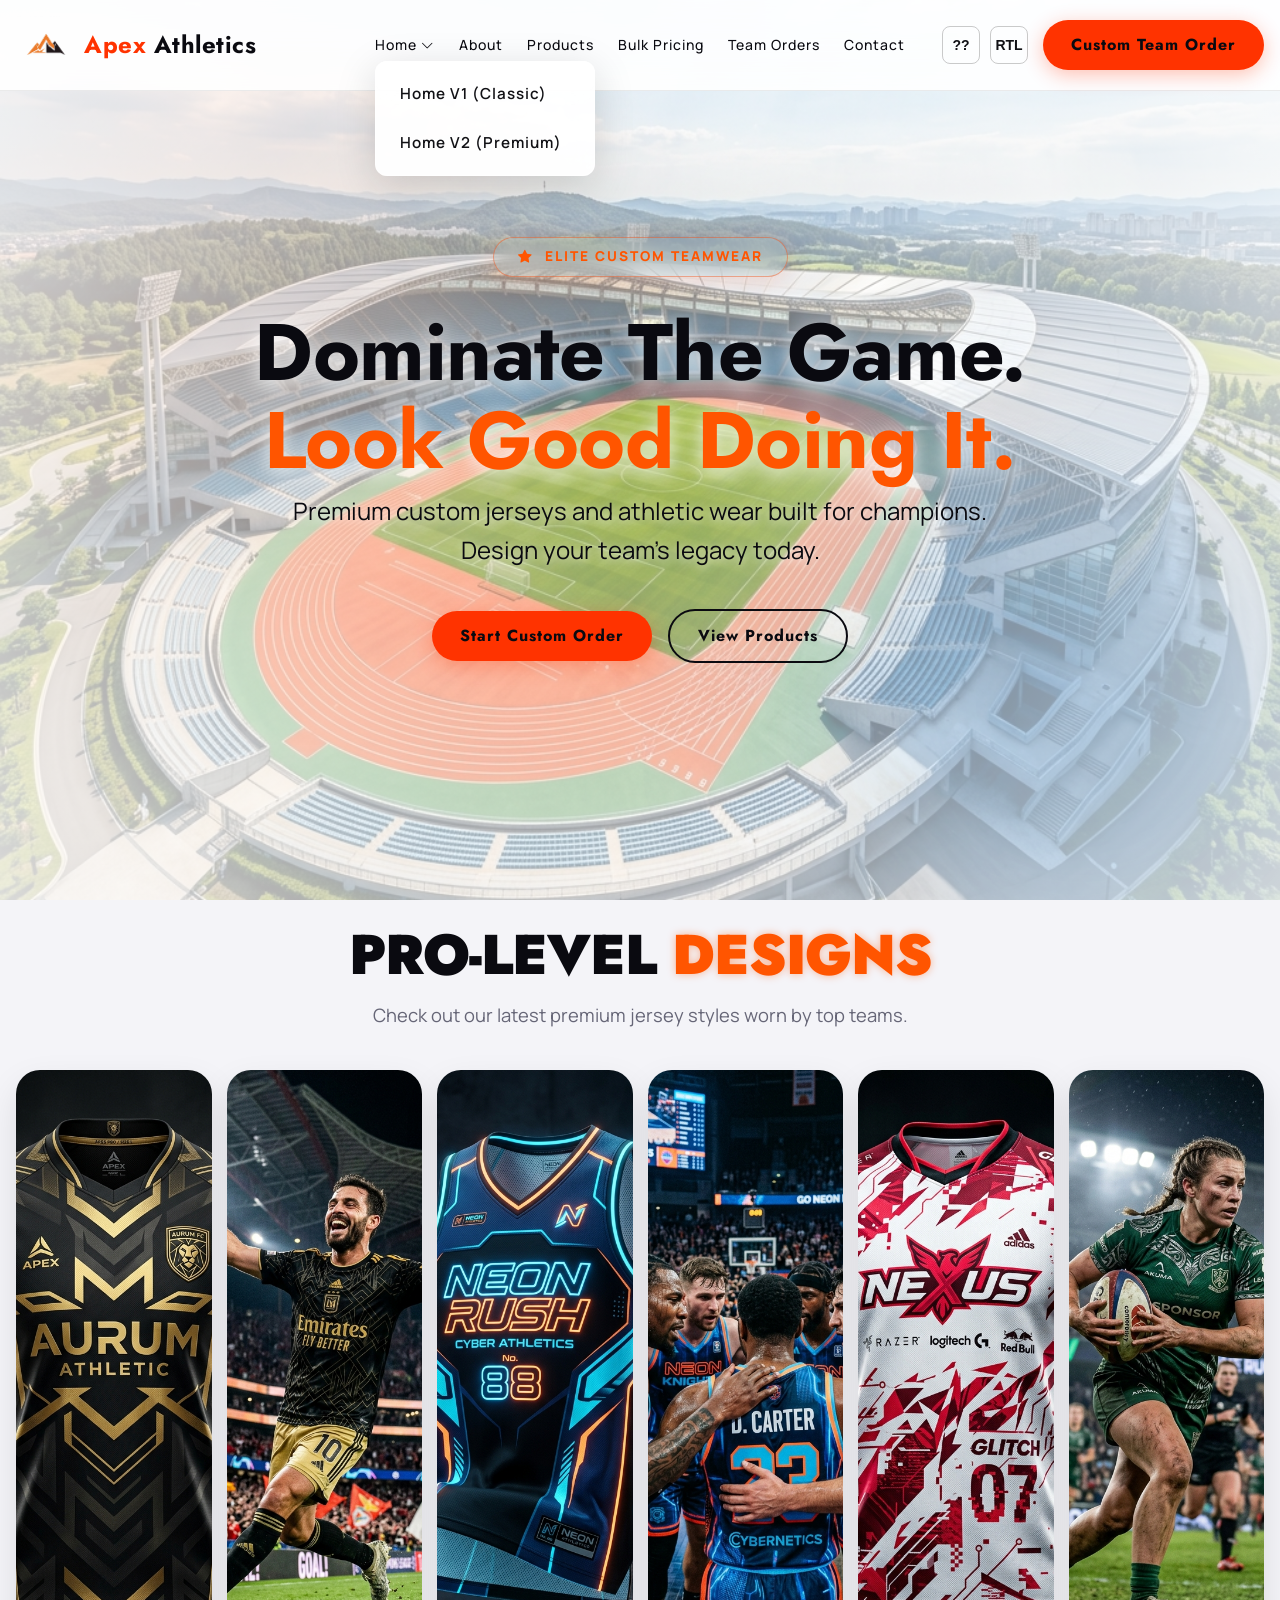
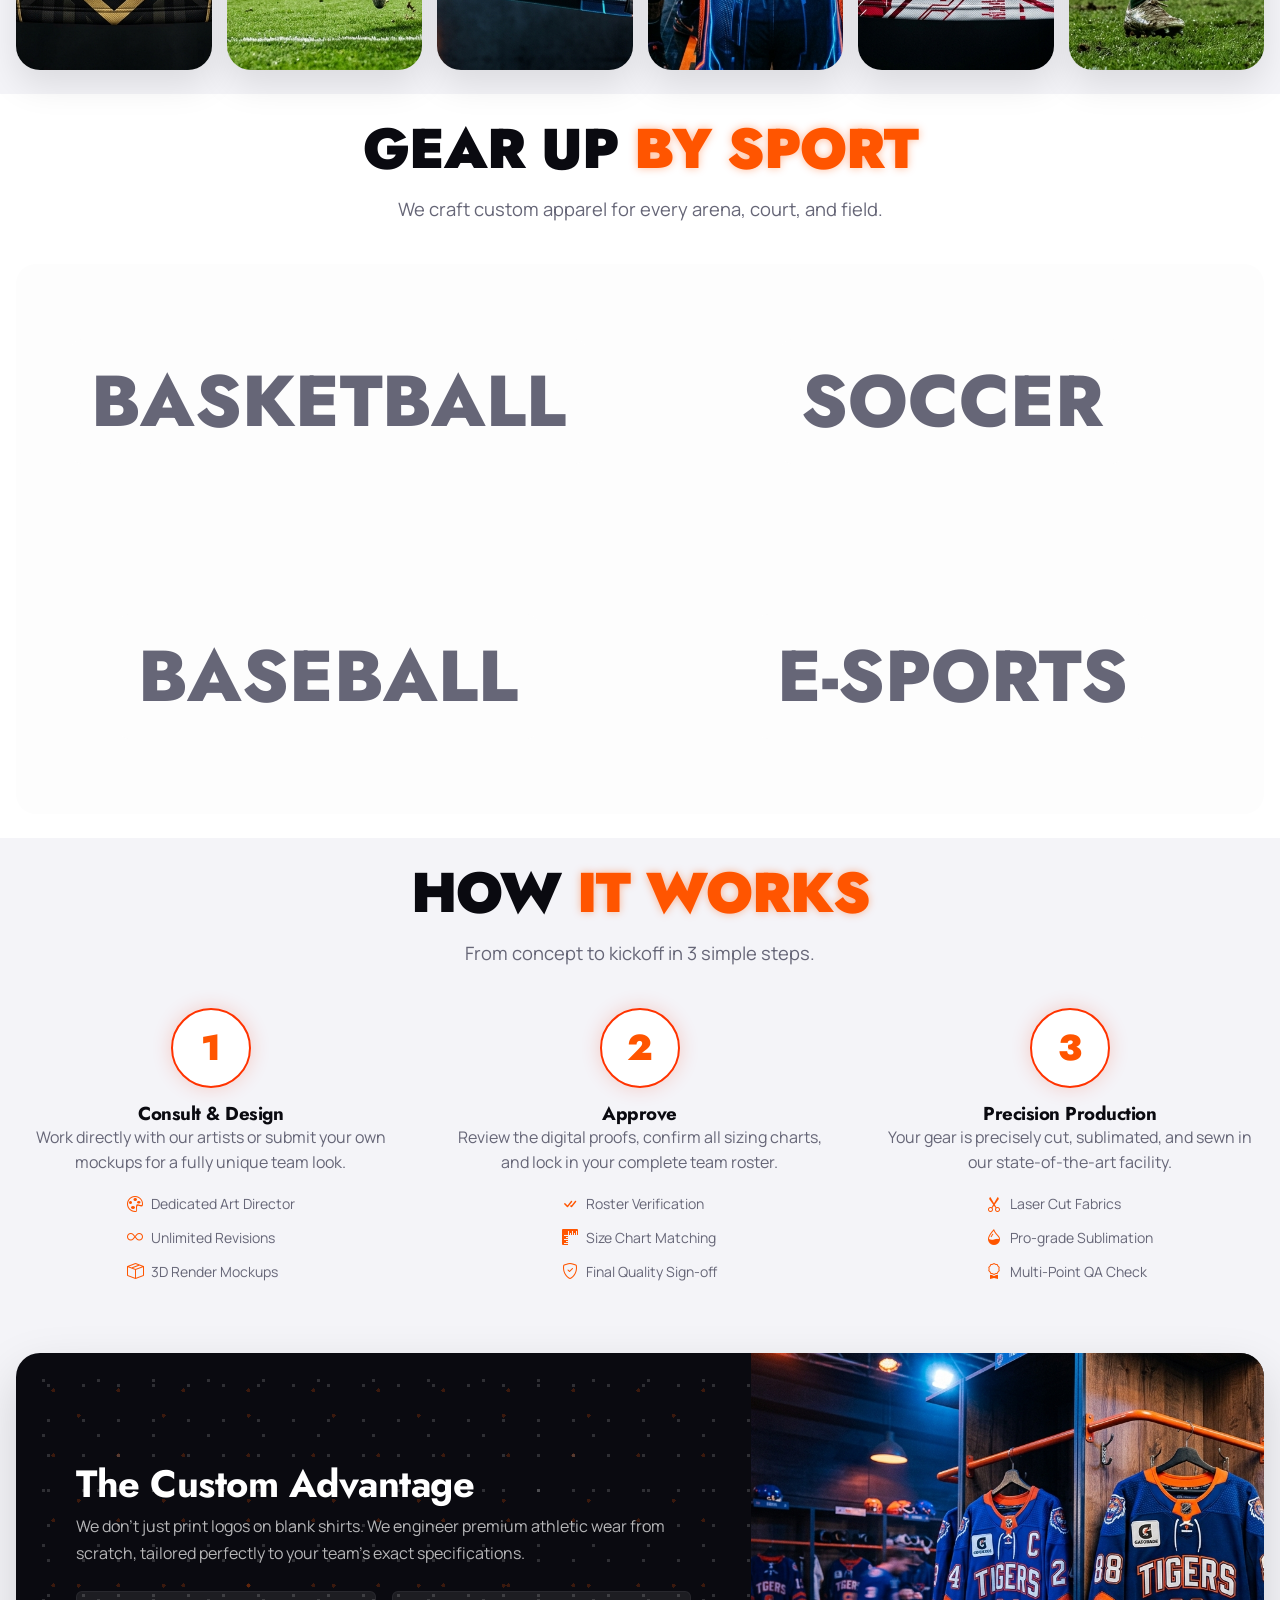
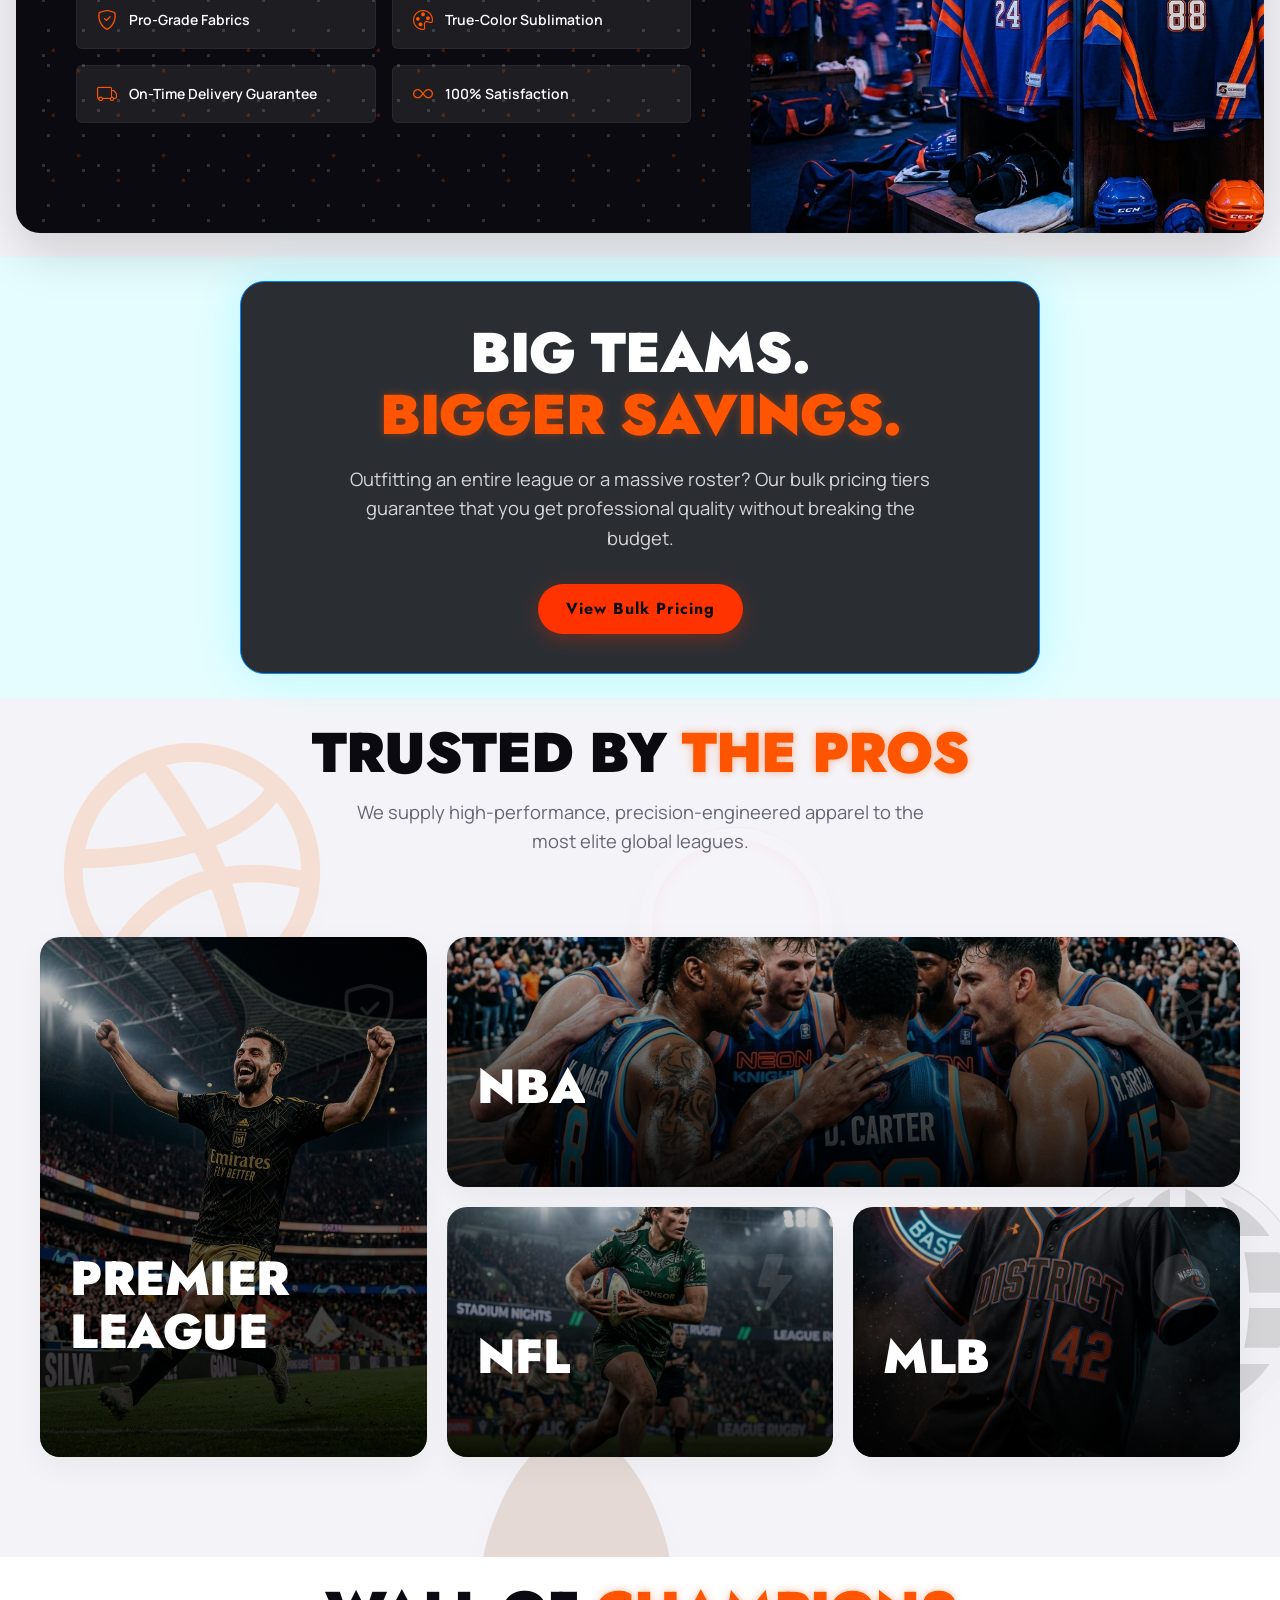
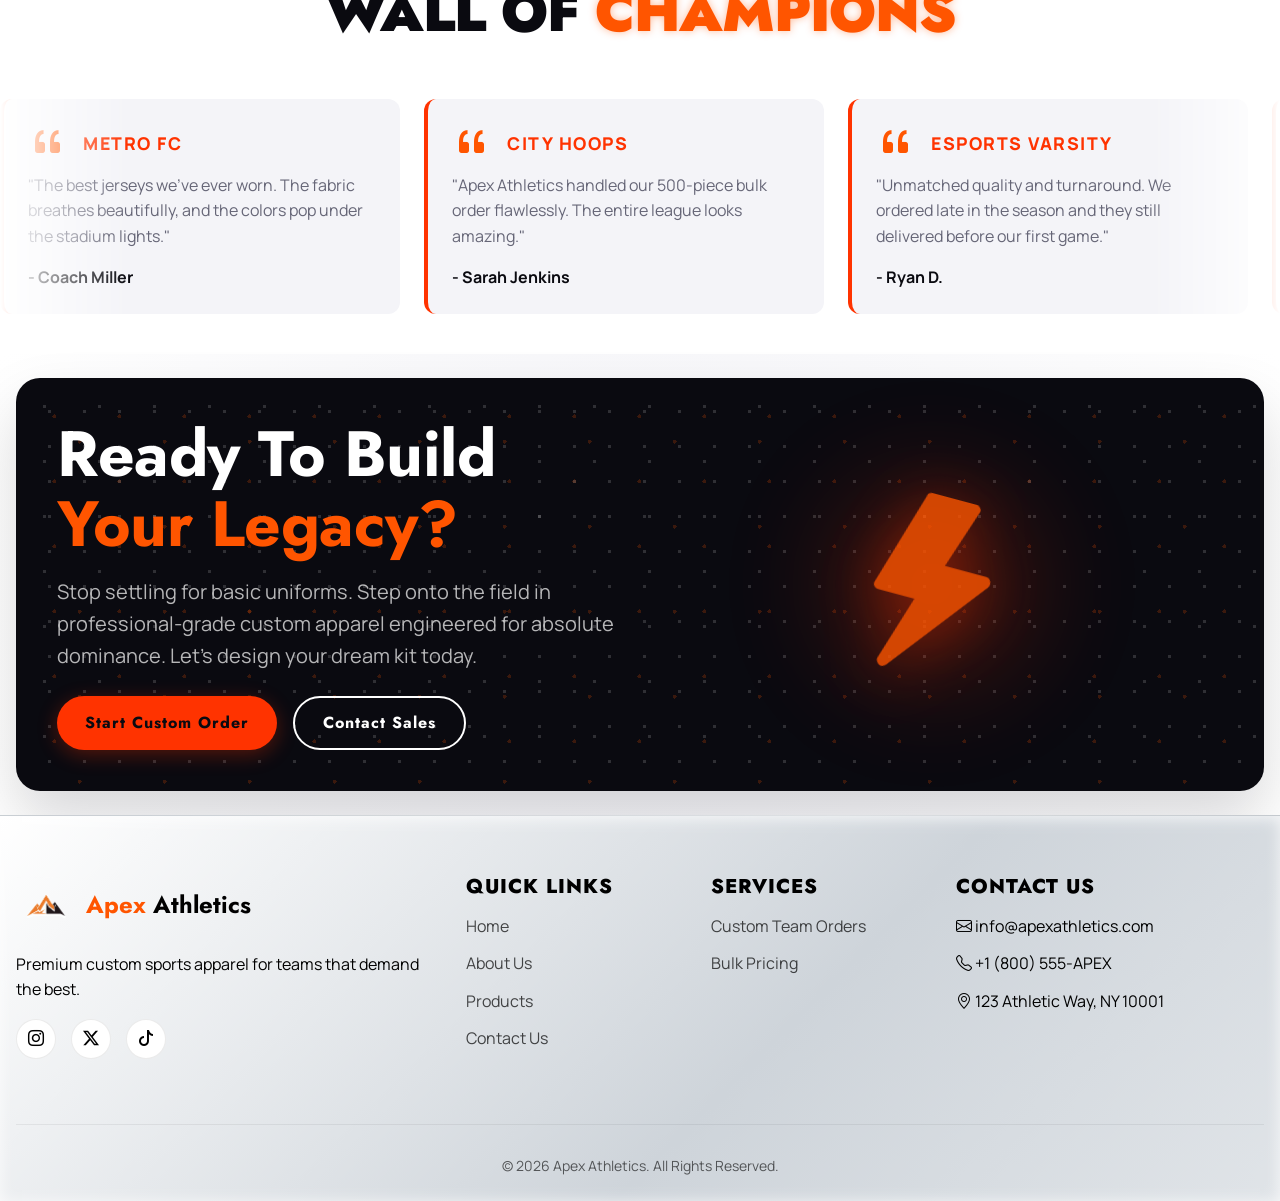
<file: pages/index.html>
<!DOCTYPE html>
<html lang="en">
<head>
  <meta charset="UTF-8">
  <meta name="viewport" content="width=device-width, initial-scale=1.0">
  <title>Apex Athletics | Custom Team Jerseys</title>
  <link rel="icon" href="../assets/images/sports_logo.png" type="image/jpeg">
  <link rel="stylesheet" href="../assets/css/index.css">
</head>
<body>

  <!-- HEADER -->
  <header class="site-header">
    <div class="container nav-container">
        <div class="logo">
          <a href="index.html" class="logo-link">
            <img src="../assets/images/sports_logo.png" alt="Apex Athletics Logo" />
          </a>
          <a href="index.html" class="brand-link">
            <span class="logo-text"><span class="color-1">Apex</span> <span class="color-2">Athletics</span></span>
          </a>
        </div>
      
      <input type="checkbox" id="menu-toggle" class="menu-toggle-checkbox">
      <label for="menu-toggle" class="menu-toggle-label">
        <i class="bi bi-list"></i>
      </label>
      
      <ul class="nav-links">
        <li class="nav-item dropdown active">
          <a href="index.html" class="nav-link dropdown-toggle" id="homeDropdown">Home <i class="bi bi-chevron-down" style="font-size:0.8rem; margin-top:2px;"></i></a>
          <ul class="dropdown-menu">
            <li><a href="index.html">Home V1 (Classic)</a></li>
            <li><a href="home2.html">Home V2 (Premium)</a></li>
          </ul>
        </li>
        <li><a href="about.html">About</a></li>
        <li><a href="products.html">Products</a></li>
        <li><a href="bulk.html">Bulk Pricing</a></li>
        <li><a href="order.html">Team Orders</a></li>
        <li><a href="contact.html">Contact</a></li>
      </ul>
      <div class="header-cta">
        <a href="contact.html#quote-form" class="btn btn-primary">Custom Team Order</a>
      </div>
    </div>
  </header>

  <!-- HERO SECTION -->
  <section class="hero-section">
    <div class="hero-overlay"></div>
    <div class="container hero-content">
      <span class="hero-eyebrow"><i class="bi bi-star-fill"></i> Elite Custom Teamwear</span>
      <h1 class="hero-title">Dominate The Game. <br><span>Look Good Doing It.</span></h1>
      <p class="hero-subtitle">Premium custom jerseys and athletic wear built for champions. Design your team's legacy today.</p>
      <div class="hero-actions">
        <a href="#" class="btn btn-primary">Start Custom Order</a>
        <a href="#" class="btn btn-outline">View Products</a>
      </div>
    </div>
  </section>

  <!-- SECTION 1: Featured Jersey Designs -->
  <section class="section featured-designs bg-alt">
    <div class="container">
      <div class="section-header center">
        <h2 class="section-title scroll-text">Pro-Level <span>Designs</span></h2>
        <p class="section-desc scroll-text">Check out our latest premium jersey styles worn by top teams.</p>
      </div>
      <div class="accordion-gallery">
          <div class="acc-panel" style="background-image: url('../assets/images/premium_soccer_jersey.jpg')">
            <div class="acc-overlay"></div>
            <div class="acc-content">
              <h3>Aurum FC</h3>
              <p>Gold & Black Heritage Kit</p>
            </div>
          </div>
          <div class="acc-panel" style="background-image: url('../assets/images/athlete_soccer_action.jpg')">
            <div class="acc-overlay"></div>
            <div class="acc-content">
              <h3>In Action</h3>
              <p>Performance under the lights</p>
            </div>
          </div>
          <div class="acc-panel" style="background-image: url('../assets/images/premium_basketball_jersey.jpg')">
            <div class="acc-overlay"></div>
            <div class="acc-content">
              <h3>Neon Rush</h3>
              <p>Cyber Athletics Edition</p>
            </div>
          </div>
          <div class="acc-panel" style="background-image: url('../assets/images/athlete_basketball_huddle.jpg')">
            <div class="acc-overlay"></div>
            <div class="acc-content">
              <h3>Court Dominance</h3>
              <p>Breathable mesh for intense moments</p>
            </div>
          </div>
          <div class="acc-panel" style="background-image: url('../assets/images/premium_esports_jersey.jpg')">
            <div class="acc-overlay"></div>
            <div class="acc-content">
              <h3>Nexus Gaming</h3>
              <p>Digital Glitch E-Sports Jersey</p>
            </div>
          </div>
          <div class="acc-panel" style="background-image: url('../assets/images/athlete_rugby_women.jpg')">
            <div class="acc-overlay"></div>
            <div class="acc-content">
              <h3>Warrior Rugby</h3>
              <p>Aggressive tribal motifs</p>
            </div>
          </div>
        </div>
      </div>
    </section>

  <!-- SECTION 2: Shop by Sport -->
  <section class="section shop-by-sport">
    <div class="container">
      <div class="section-header center">
        <h2 class="section-title scroll-text">Gear Up <span>By Sport</span></h2>
        <p class="section-desc scroll-text">We craft custom apparel for every arena, court, and field.</p>
      </div>

      <!-- 2x2 Flowing Geometric Grid -->
      <div class="sport-text-cloud" id="sportCloud">
        
                <!-- BASKETBALL (Top-Left) -->
        <a href="#" class="sport-link basketball" tabindex="0">
          <span class="sport-name">Basketball</span>
          <div class="flow-line line-1"></div>
          <div class="flow-img img-1"><div class="flow-img-inner" style="background-image: url('../assets/images/sport_basketball.jpg')"></div></div>
          <div class="flow-line line-2"></div>
          <div class="flow-img img-2"><div class="flow-img-inner" style="background-image: url('../assets/images/sport_basketball_wide.jpg')"></div></div>
          <div class="flow-line line-3"></div>
          <div class="flow-img img-3"><div class="flow-img-inner" style="background-image: url('../assets/images/sport_basketball.jpg')"></div></div>
        </a>
        
                <!-- SOCCER (Top-Right) -->
        <a href="#" class="sport-link soccer" tabindex="0">
          <span class="sport-name">Soccer</span>
          <div class="flow-line line-1"></div>
          <div class="flow-img img-1"><div class="flow-img-inner" style="background-image: url('../assets/images/sport_soccer_wide.jpg')"></div></div>
          <div class="flow-line line-2"></div>
          <div class="flow-img img-2"><div class="flow-img-inner" style="background-image: url('../assets/images/sport_soccer.jpg')"></div></div>
          <div class="flow-line line-3"></div>
          <div class="flow-img img-3"><div class="flow-img-inner" style="background-image: url('../assets/images/sport_soccer_wide.jpg')"></div></div>
        </a>
        
                <!-- BASEBALL (Bottom-Left) -->
        <a href="#" class="sport-link baseball" tabindex="0">
          <span class="sport-name">Baseball</span>
          <div class="flow-line line-1"></div>
          <div class="flow-img img-1"><div class="flow-img-inner" style="background-image: url('../assets/images/sport_baseball.jpg')"></div></div>
          <div class="flow-line line-2"></div>
          <div class="flow-img img-2"><div class="flow-img-inner" style="background-image: url('../assets/images/sport_baseball_wide.jpg')"></div></div>
          <div class="flow-line line-3"></div>
          <div class="flow-img img-3"><div class="flow-img-inner" style="background-image: url('../assets/images/sport_baseball.jpg')"></div></div>
        </a>
        
                <!-- E-SPORTS (Bottom-Right) -->
        <a href="#" class="sport-link esports" tabindex="0">
          <span class="sport-name">E-Sports</span>
          <div class="flow-line line-1"></div>
          <div class="flow-img img-1"><div class="flow-img-inner" style="background-image: url('../assets/images/premium_esports_jersey.jpg')"></div></div>
          <div class="flow-line line-2"></div>
          <div class="flow-img img-2"><div class="flow-img-inner" style="background-image: url('../assets/images/premium_esports_jersey.jpg')"></div></div>
          <div class="flow-line line-3"></div>
          <div class="flow-img img-3"><div class="flow-img-inner" style="background-image: url('../assets/images/premium_esports_jersey.jpg')"></div></div>
        </a>

      </div>
    </div>
  </section>

  <!-- SECTION 3: Custom Team Order Process -->
  <section class="section custom-process bg-alt">
    <div class="container">
      <div class="section-header center">
        <h2 class="section-title scroll-text">How <span>It Works</span></h2>
        <p class="section-desc scroll-text">From concept to kickoff in 3 simple steps.</p>
      </div>
              <div class="process-steps">
          <div class="step scroll-img-left">
            <div class="step-number">1</div>
            <h3>Consult & Design</h3>
            <p>Work directly with our artists or submit your own mockups for a fully unique team look.</p>
            <ul class="step-details">
              <li><i class="bi bi-palette"></i> Dedicated Art Director</li>
              <li><i class="bi bi-infinity"></i> Unlimited Revisions</li>
              <li><i class="bi bi-box-seam"></i> 3D Render Mockups</li>
            </ul>
          </div>
          <div class="step scroll-img-right">
            <div class="step-number">2</div>
            <h3>Approve</h3>
            <p>Review the digital proofs, confirm all sizing charts, and lock in your complete team roster.</p>
            <ul class="step-details">
              <li><i class="bi bi-check-all"></i> Roster Verification</li>
              <li><i class="bi bi-rulers"></i> Size Chart Matching</li>
              <li><i class="bi bi-shield-check"></i> Final Quality Sign-off</li>
            </ul>
          </div>
          <div class="step scroll-img-left">
            <div class="step-number">3</div>
            <h3>Precision Production</h3>
            <p>Your gear is precisely cut, sublimated, and sewn in our state-of-the-art facility.</p>
            <ul class="step-details">
              <li><i class="bi bi-scissors"></i> Laser Cut Fabrics</li>
              <li><i class="bi bi-droplet-half"></i> Pro-grade Sublimation</li>
              <li><i class="bi bi-award"></i> Multi-Point QA Check</li>
            </ul>
          </div>
        </div> <!-- End of process-steps -->
        
                <div class="premium-feature-banner scroll-text">
          <div class="premium-feature-content">
            <h3>The Custom Advantage</h3>
            <p>We don't just print logos on blank shirts. We engineer premium athletic wear from scratch, tailored perfectly to your team's exact specifications.</p>
            <div class="premium-feature-stats">
              <div class="premium-stat-item"><i class="bi bi-shield-check"></i> Pro-Grade Fabrics</div>
              <div class="premium-stat-item"><i class="bi bi-palette"></i> True-Color Sublimation</div>
              <div class="premium-stat-item"><i class="bi bi-truck"></i> On-Time Delivery Guarantee</div>
              <div class="premium-stat-item"><i class="bi bi-infinity"></i> 100% Satisfaction</div>
            </div>
          </div>
          <div class="premium-feature-image"></div>
        </div>
      </div>
      <div class="center refactored-inline-38">
         <a href="#" class="btn btn-primary">Start Your Team Order</a>
      </div>
    </div>
  </section>

  <!-- SECTION 4: Bulk Pricing Promo -->
  <section class="section bulk-promo">
    <div class="container promo-container">
      <div class="promo-content scroll-img-up">
        <h2 class="section-title scroll-text">Big Teams. <br><span>Bigger Savings.</span></h2>
        <p class="section-desc scroll-text refactored-inline-40">Outfitting an entire league or a massive roster? Our bulk pricing tiers guarantee that you get professional quality without breaking the budget.</p>
        <a href="#" class="btn btn-primary scroll-text">View Bulk Pricing</a>
      </div>
    </div>
  </section>

  <!-- SECTION 5: Trusted By (Interactive Grid) -->
  <section class="section trusted-by bg-alt">
    <!-- 3D FLOATING BACKGROUND SHAPES -->
    <div class="bg-shapes">
      <!-- Basketball -->
      <i class="bi bi-dribbble shape-icon shape-basketball"></i>
      <!-- Football (Soccer) - using globe/record styled creatively -->
      <i class="bi bi-globe shape-icon shape-football"></i>
      <!-- Rugby Ball - using egg-fill rotated and colored brown -->
      <i class="bi bi-egg-fill shape-icon shape-rugby"></i>
      <!-- Baseball - circle styled with red stitching hints -->
      <i class="bi bi-record-circle shape-icon shape-baseball"></i>
    </div>

    <div class="container center">
      <div class="section-header center">
        <h2 class="section-title scroll-text">Trusted By <span>The Pros</span></h2>
        <p class="section-desc scroll-text">We supply high-performance, precision-engineered apparel to the most elite global leagues.</p>
      </div>
      
      <!-- Asymmetrical Bento Box Layout -->
      <div class="bento-grid">
        
        <!-- ITEM 1: TALL (Premier League) -->
        <a href="#" class="bento-item bento-item-1">
          <i class="bi bi-shield-check bento-icon"></i>
          <div class="bento-content">
            <div class="bento-title-wrapper">
              <h3 class="bento-title">PREMIER<br>LEAGUE</h3>
            </div>
            <p class="bento-subtitle">Official Kit Provider for Elite European Football</p>
          </div>
        </a>

        <!-- ITEM 2: WIDE (NBA) -->
        <a href="#" class="bento-item bento-item-2">
          <i class="bi bi-dribbble bento-icon"></i>
          <div class="bento-content">
            <div class="bento-title-wrapper">
              <h3 class="bento-title">NBA</h3>
            </div>
            <p class="bento-subtitle">Next-Gen Reversible Hardwood Gear</p>
          </div>
        </a>

        <!-- ITEM 3: SQUARE (NFL) -->
        <a href="#" class="bento-item bento-item-3">
          <i class="bi bi-lightning-fill bento-icon"></i>
          <div class="bento-content">
            <div class="bento-title-wrapper">
              <h3 class="bento-title">NFL</h3>
            </div>
            <p class="bento-subtitle">High-Impact Gridiron Tech</p>
          </div>
        </a>

        <!-- ITEM 4: SQUARE (MLB) -->
        <a href="#" class="bento-item bento-item-4">
          <i class="bi bi-circle-fill bento-icon"></i>
          <div class="bento-content">
            <div class="bento-title-wrapper">
              <h3 class="bento-title">MLB</h3>
            </div>
            <p class="bento-subtitle">Diamond-Ready Pro Uniforms</p>
          </div>
        </a>

      </div>
    </div>
  </section>

  <!-- SECTION 6: Testimonials (Marquee) -->
  <section class="section testimonials">
    <div class="container">
      <div class="section-header center">
        <h2 class="section-title scroll-text">Wall of <span>Champions</span></h2>
      </div>
    </div>
    <div class="testimonial-marquee">
      <div class="marquee-content">
        <!-- Original Set -->
        <div class="testimonial-card">
          <div class="quote-header">
            <i class="bi bi-quote quote-icon"></i>
            <span class="team-name">Metro FC</span>
          </div>
          <p class="quote-text">"The best jerseys we've ever worn. The fabric breathes beautifully, and the colors pop under the stadium lights."</p>
          <p class="quote-author">- Coach Miller</p>
        </div>
        <div class="testimonial-card">
          <div class="quote-header">
            <i class="bi bi-quote quote-icon"></i>
            <span class="team-name">City Hoops</span>
          </div>
          <p class="quote-text">"Apex Athletics handled our 500-piece bulk order flawlessly. The entire league looks amazing."</p>
          <p class="quote-author">- Sarah Jenkins</p>
        </div>
        <div class="testimonial-card">
          <div class="quote-header">
            <i class="bi bi-quote quote-icon"></i>
            <span class="team-name">Esports Varsity</span>
          </div>
          <p class="quote-text">"Unmatched quality and turnaround. We ordered late in the season and they still delivered before our first game."</p>
          <p class="quote-author">- Ryan D.</p>
        </div>
        
        <!-- Duplicated Set for infinite effect -->
        <div class="testimonial-card">
          <div class="quote-header">
            <i class="bi bi-quote quote-icon"></i>
            <span class="team-name">Metro FC</span>
          </div>
          <p class="quote-text">"The best jerseys we've ever worn. The fabric breathes beautifully, and the colors pop under the stadium lights."</p>
          <p class="quote-author">- Coach Miller</p>
        </div>
        <div class="testimonial-card">
          <div class="quote-header">
            <i class="bi bi-quote quote-icon"></i>
            <span class="team-name">City Hoops</span>
          </div>
          <p class="quote-text">"Apex Athletics handled our 500-piece bulk order flawlessly. The entire league looks amazing."</p>
          <p class="quote-author">- Sarah Jenkins</p>
        </div>
        <div class="testimonial-card">
          <div class="quote-header">
            <i class="bi bi-quote quote-icon"></i>
            <span class="team-name">Esports Varsity</span>
          </div>
          <p class="quote-text">"Unmatched quality and turnaround. We ordered late in the season and they still delivered before our first game."</p>
          <p class="quote-author">- Ryan D.</p>
        </div>
      </div>
    </div>
  </section>

  <!-- SECTION 8: FINAL CTA -->
  <section class="section final-cta">
    <div class="container">
      <div class="cta-wrapper glass-panel">
        <div class="cta-content">
          <h2 class="cta-title scroll-text">Ready To Build <br><span>Your Legacy?</span></h2>
          <p class="cta-desc scroll-text">Stop settling for basic uniforms. Step onto the field in professional-grade custom apparel engineered for absolute dominance. Let's design your dream kit today.</p>
          <div class="cta-actions">
            <a href="contact.html" class="btn btn-primary btn-large">Start Custom Order</a>
            <a href="contact.html" class="btn btn-outline btn-large">Contact Sales</a>
          </div>
        </div>
        <div class="cta-visual">
          <div class="cta-glow"></div>
          <i class="bi bi-lightning-fill cta-icon"></i>
        </div>
      </div>
    </div>
  </section>

  <!-- FOOTER -->
  <footer class="site-footer">
    <div class="container">
      <div class="footer-grid">
        <div class="footer-col">
          <a href="index.html" class="footer-logo" style="display: inline-flex; align-items: center; gap: 10px;">
            <img src="../assets/images/sports_logo.png" alt="Apex Athletics Logo">
            <span class="logo-text" style="font-size: 1.5rem;"><span class="color-1">Apex</span> <span class="color-2">Athletics</span></span>
          </a>
          <p>Premium custom sports apparel for teams that demand the best.</p>
          <div class="social-links">
            <a href="#"><i class="bi bi-instagram"></i></a>
            <a href="#"><i class="bi bi-twitter-x"></i></a>
            <a href="#"><i class="bi bi-tiktok"></i></a>
          </div>
        </div>
        <div class="footer-col">
          <h4>Quick Links</h4>
          <ul>
            <li><a href="index.html">Home</a></li>
            <li><a href="about.html">About Us</a></li>
            <li><a href="products.html">Products</a></li>
            <li><a href="contact.html">Contact Us</a></li>
          </ul>
        </div>
        <div class="footer-col">
          <h4>Services</h4>
          <ul>
            <li><a href="order.html">Custom Team Orders</a></li>
            <li><a href="bulk.html">Bulk Pricing</a></li>
          </ul>
        </div>
        <div class="footer-col">
          <h4>Contact Us</h4>
          <ul>
            <li><i class="bi bi-envelope"></i> info@apexathletics.com</li>
            <li><i class="bi bi-telephone"></i> +1 (800) 555-APEX</li>
            <li><i class="bi bi-geo-alt"></i> 123 Athletic Way, NY 10001</li>
          </ul>
        </div>
      </div>
      <div class="footer-bottom">
        <p>&copy; 2026 Apex Athletics. All Rights Reserved.</p>
      </div>
    </div>
  </footer>

  <script>
    document.addEventListener("DOMContentLoaded", function() {
      const accPanels = document.querySelectorAll('.acc-panel');
      accPanels.forEach(panel => {
        panel.addEventListener('click', function() {
          if (this.classList.contains('active')) {
            this.classList.remove('active');
          } else {
            accPanels.forEach(p => p.classList.remove('active'));
            this.classList.add('active');
          }
        });
      });
    });
  </script>

  <script>
    document.addEventListener("DOMContentLoaded", () => {
      const links = document.querySelectorAll('.sport-link');
      const cloud = document.getElementById('sportCloud');
      
      links.forEach(link => {
        link.addEventListener('click', (e) => {
          e.preventDefault(); 
          if (link.classList.contains('play-anim')) {
            link.classList.remove('play-anim');
            cloud.classList.remove('has-active');
          } else {
            links.forEach(l => l.classList.remove('play-anim'));
            link.classList.add('play-anim');
            cloud.classList.add('has-active');
          }
        });
      });

      document.addEventListener('click', (e) => {
        if(!e.target.closest('.sport-text-cloud')) {
          links.forEach(l => l.classList.remove('play-anim'));
          cloud.classList.remove('has-active');
        }
      });
    });
  </script>

  <!-- Dropdown Click Script -->
  <script>
    document.addEventListener("DOMContentLoaded", function() {
      const dropdowns = document.querySelectorAll('.nav-item.dropdown');
      dropdowns.forEach(dd => {
        const toggle = dd.querySelector('.dropdown-toggle');
        toggle.addEventListener('click', function(e) {
          if (window.innerWidth <= 991) {
            e.preventDefault();
            dd.classList.toggle('active');
          }
        });
        
        // Close on click outside
        document.addEventListener('click', function(e) {
          if (!dd.contains(e.target)) {
            dd.classList.remove('active');
          }
        });
      });
    });
  </script>
<script src="../assets/js/theme.js"></script>
</body>
</html>
</file>
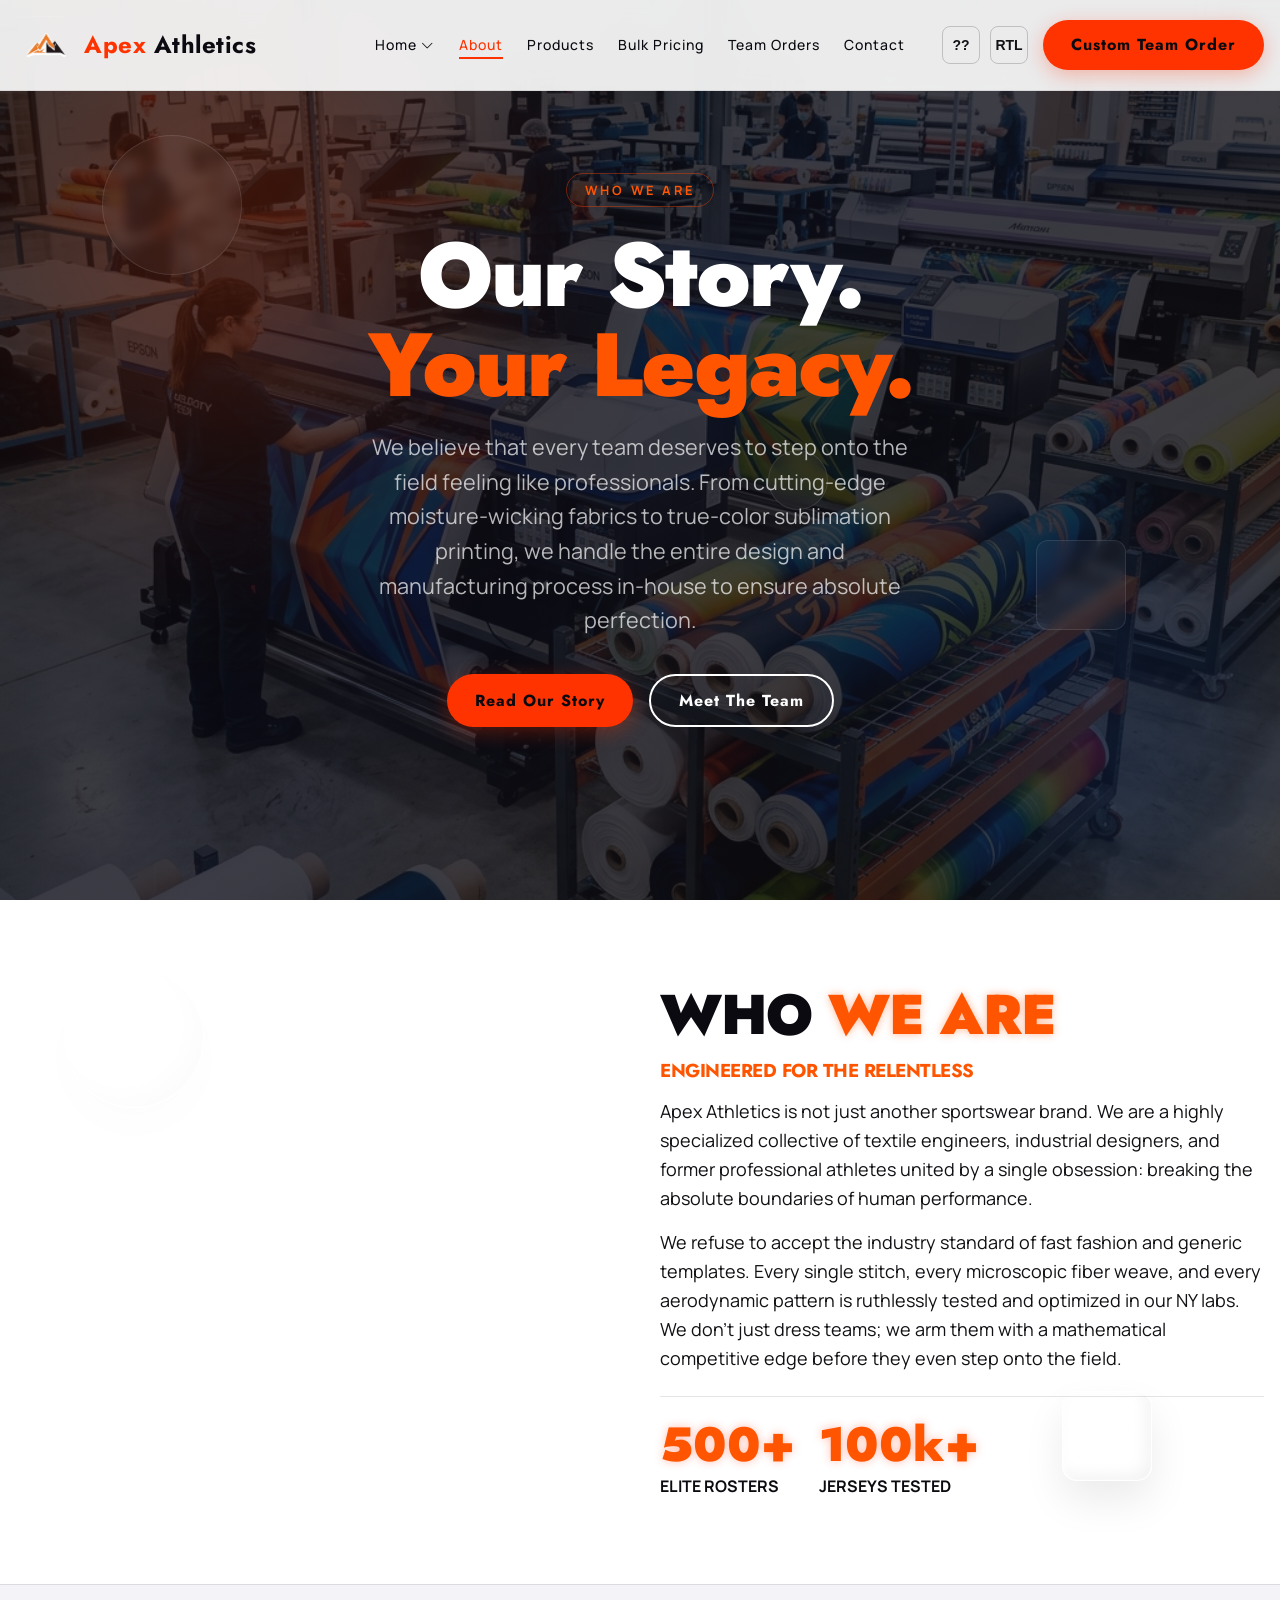
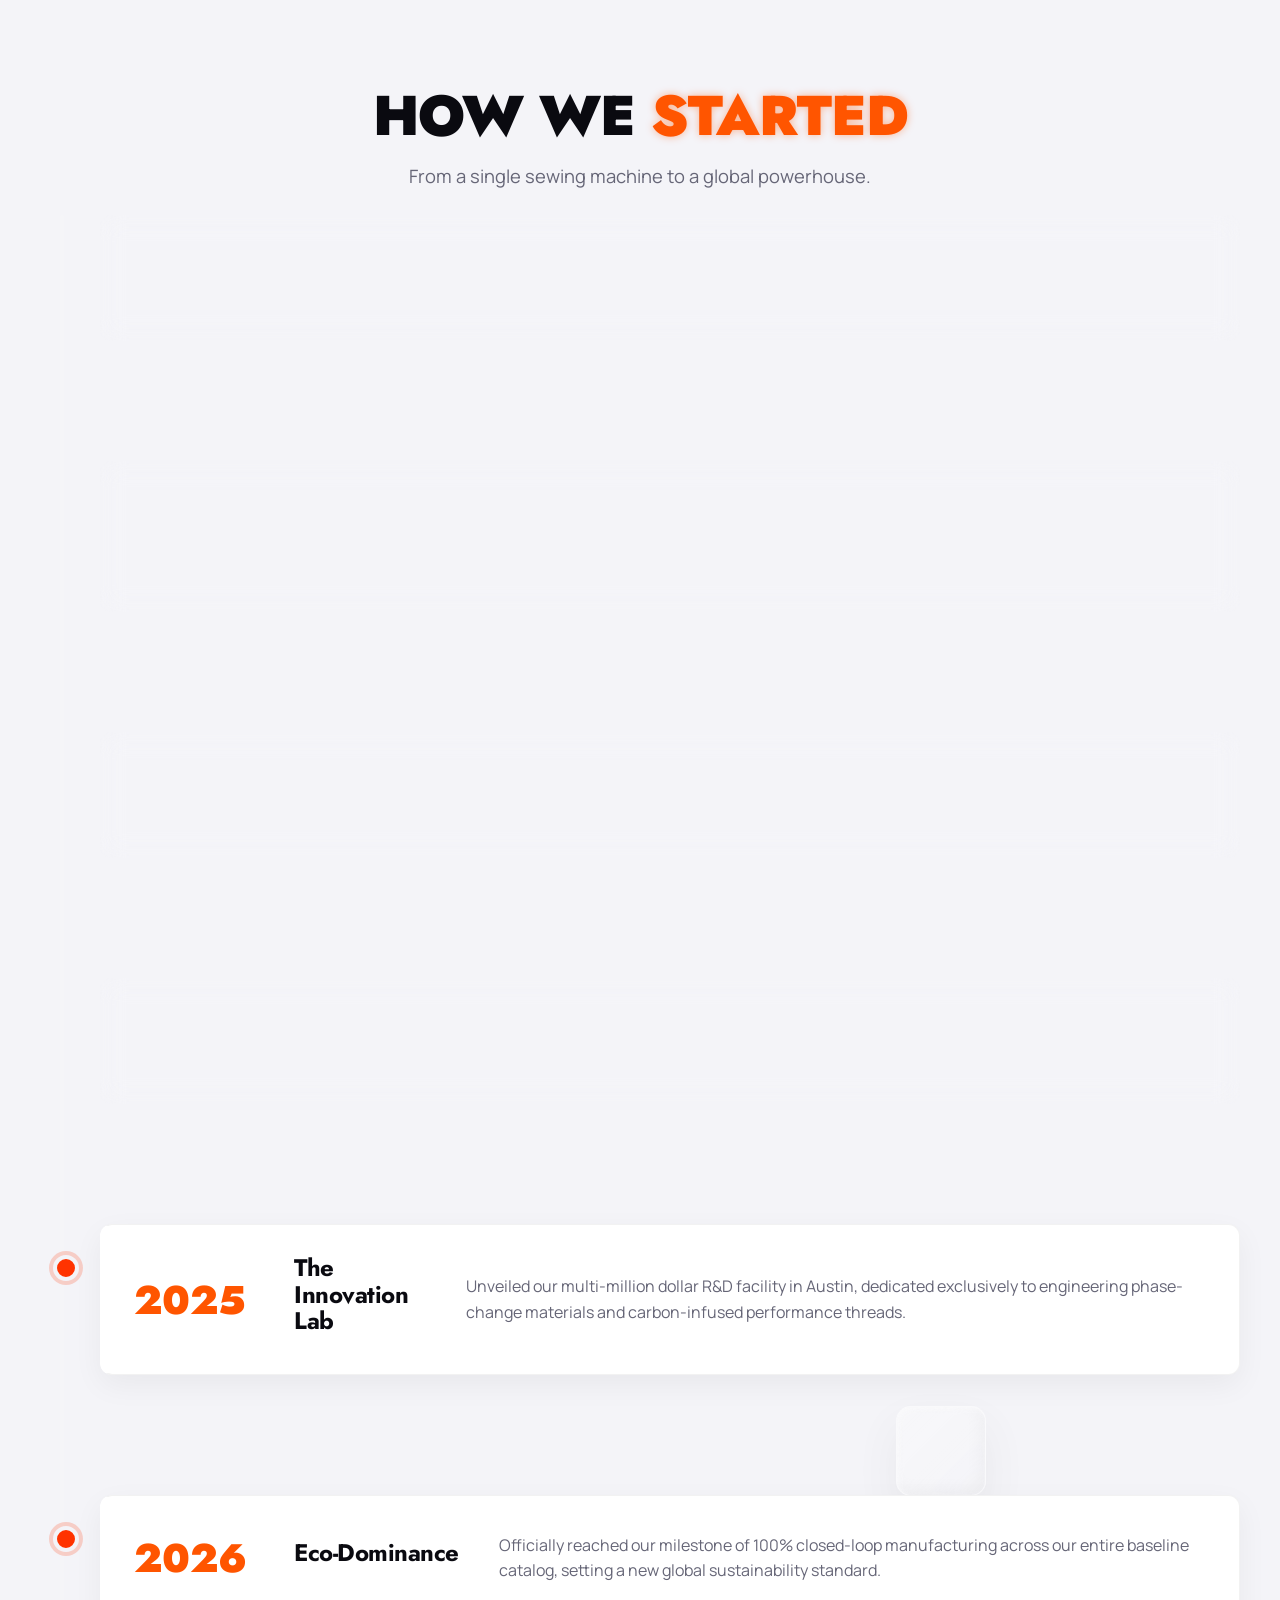
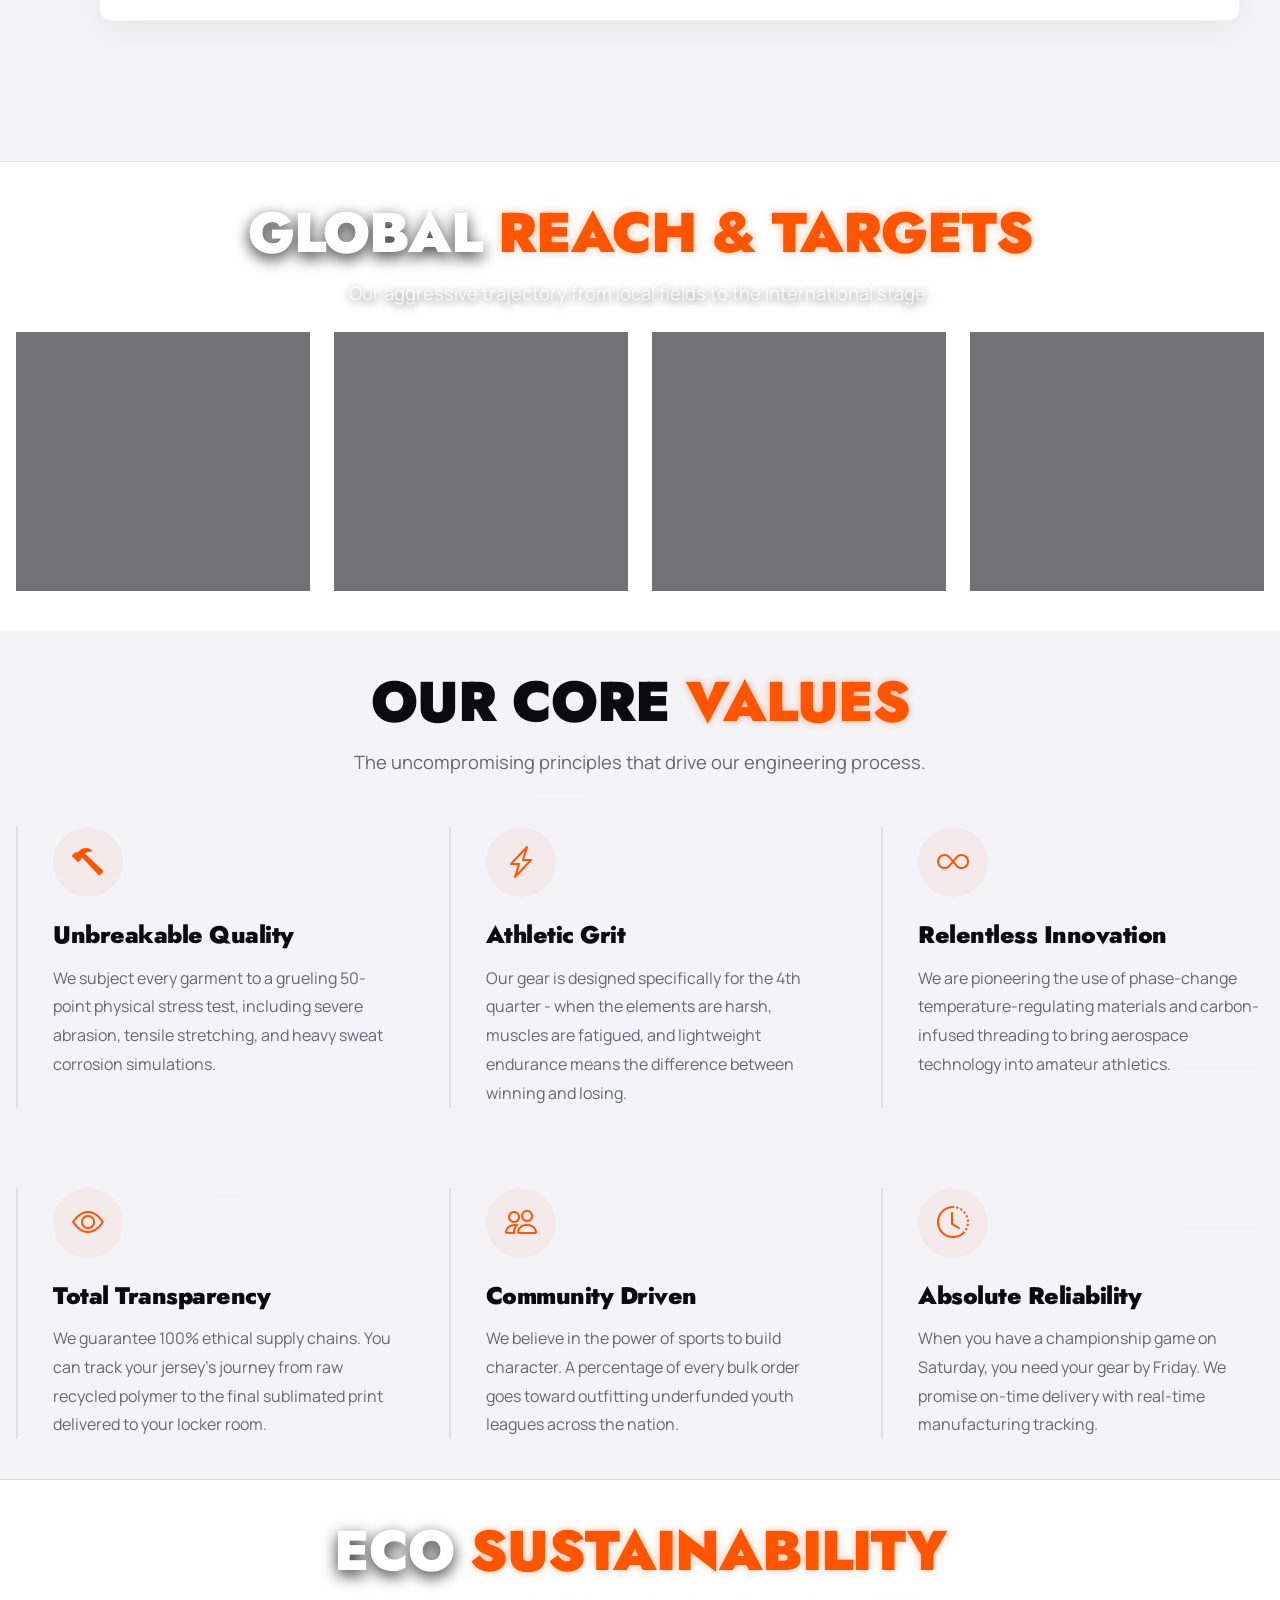
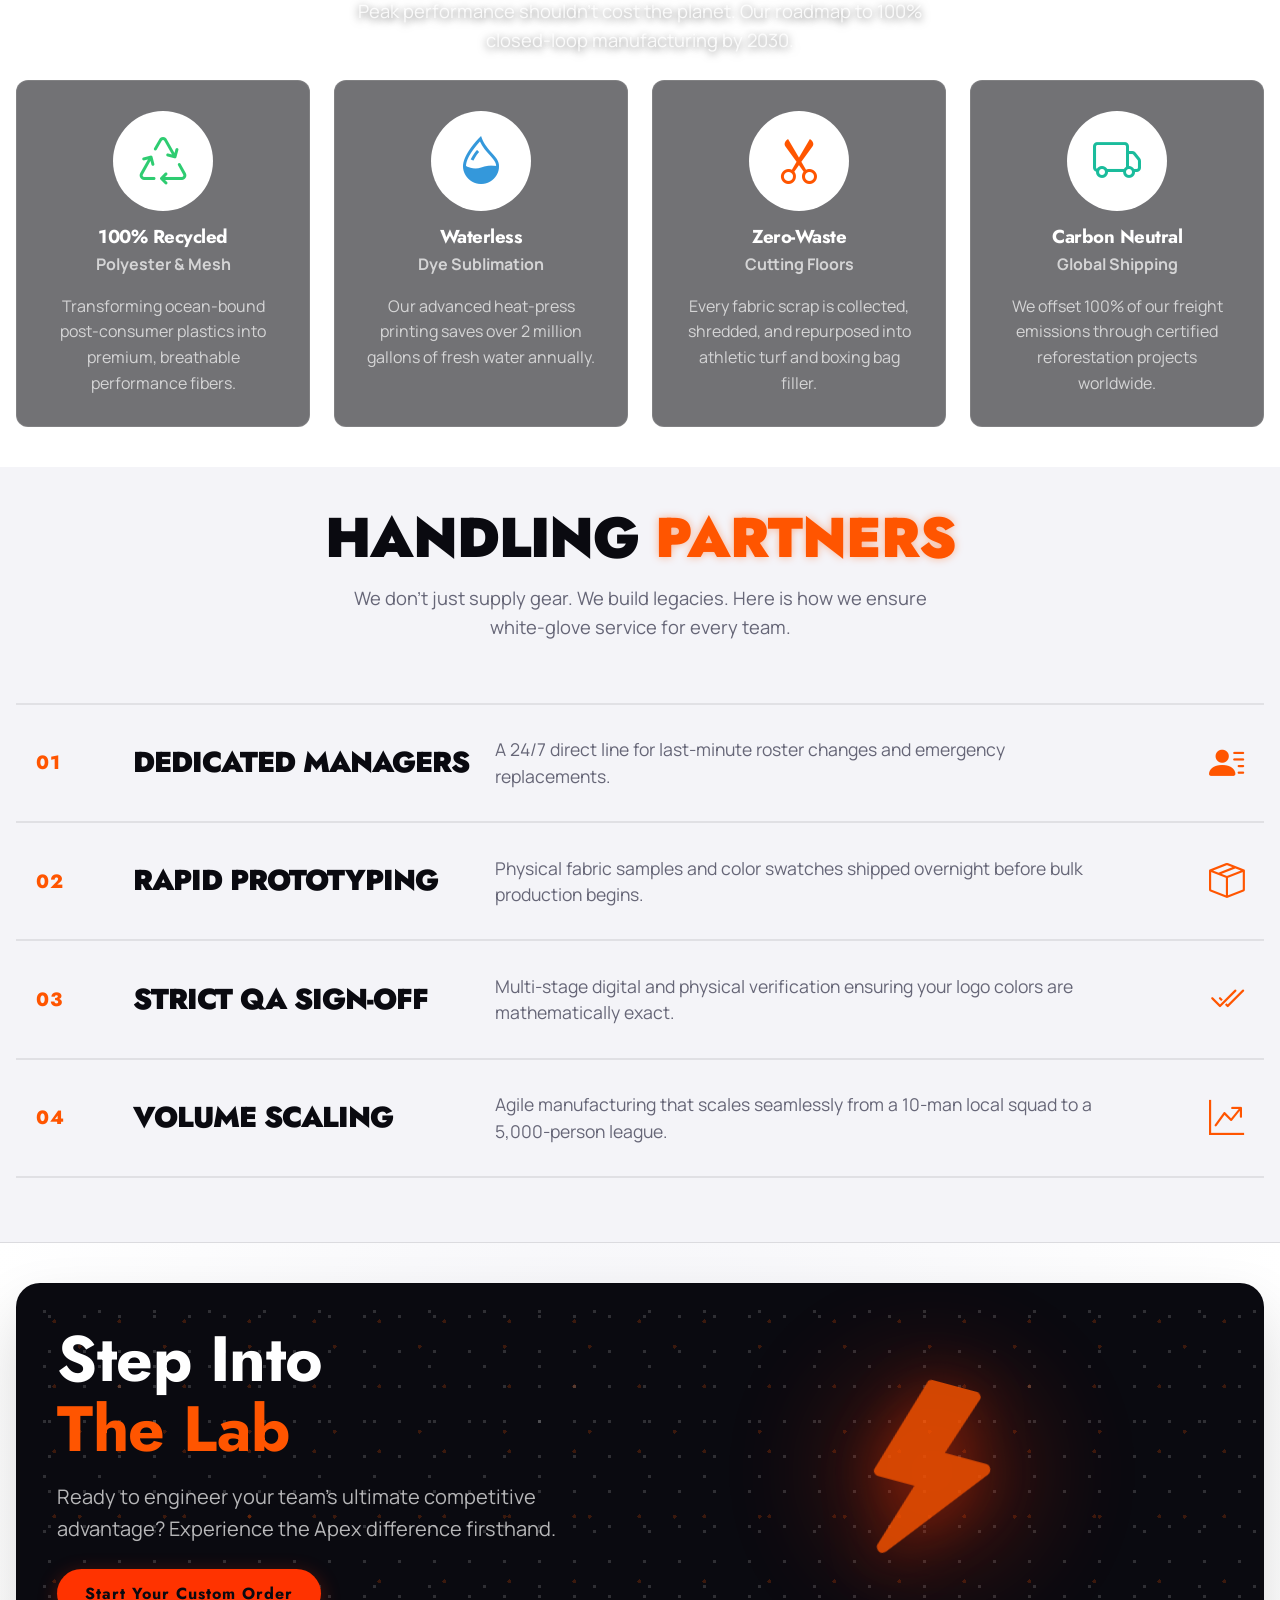
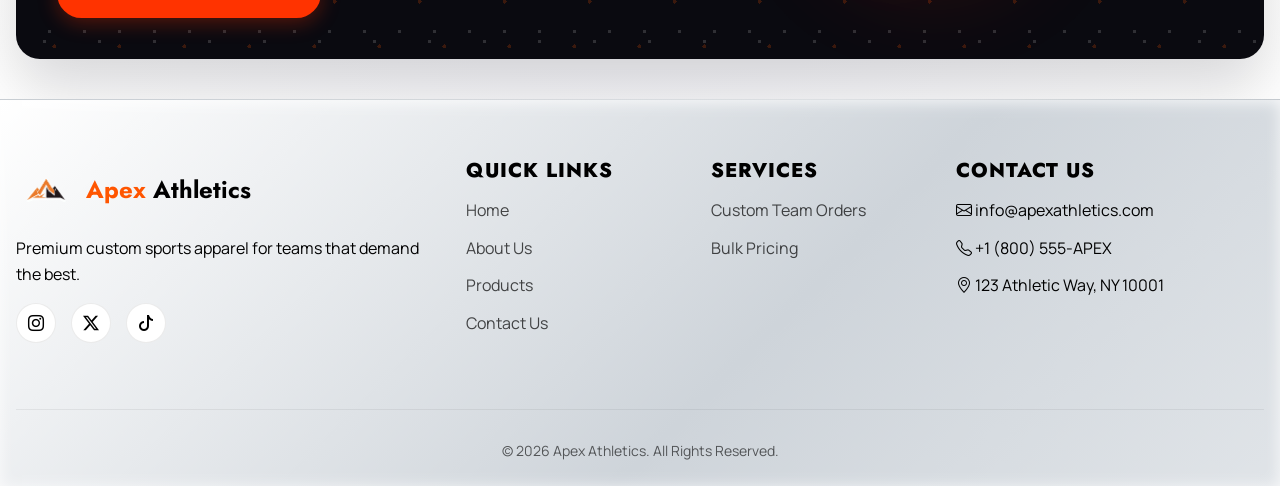
<file: pages/about.html>
<!DOCTYPE html>

<html lang="en">
<head>
<meta charset="utf-8"/>
<meta content="width=device-width, initial-scale=1.0" name="viewport"/>
<title>About Us | Apex Athletics</title>
<link href="../assets/images/sports_logo.png" rel="icon" type="image/jpeg"/>
<link href="../assets/css/about.css?v=2" rel="stylesheet"/>
  <link href="https://unpkg.com/aos@2.3.1/dist/aos.css" rel="stylesheet">
</head>
<body>
<!-- HEADER -->
<header class="site-header">
<div class="container nav-container">
<div class="logo">
<a class="logo-link" href="index.html">
<img alt="Apex Athletics Logo" src="../assets/images/sports_logo.png"/>
</a>
<a class="brand-link" href="index.html">
<span class="logo-text"><span class="color-1">Apex</span> <span class="color-2">Athletics</span></span>
</a>
</div>
<input class="menu-toggle-checkbox" id="menu-toggle" type="checkbox"/>
<label class="menu-toggle-label" for="menu-toggle">
<i class="bi bi-list"></i>
</label>
<ul class="nav-links">
<li class="nav-item dropdown">
          <a href="index.html" class="nav-link dropdown-toggle" id="homeDropdown">Home <i class="bi bi-chevron-down" style="font-size:0.8rem; margin-top:2px;"></i></a>
          <ul class="dropdown-menu">
            <li><a href="index.html">Home V1 (Classic)</a></li>
            <li><a href="home2.html">Home V2 (Premium)</a></li>
          </ul>
        </li>
<li><a class="active" href="about.html">About</a></li>
<li><a href="products.html">Products</a></li>
<li><a href="bulk.html">Bulk Pricing</a></li>
<li><a href="order.html">Team Orders</a></li>
<li><a href="contact.html">Contact</a></li>
</ul>
<div class="header-cta">
        <a href="contact.html#quote-form" class="btn btn-primary">Custom Team Order</a>
      </div>
</div>
</header>
<!-- PAGE HEADER -->
<section class="about-hero" id="our-story">
  <div class="floating-bg-elements">
    <div class="geo geo-1"></div>
    <div class="geo geo-2"></div>
    <div class="geo geo-3"></div>
  </div>

  <div class="about-hero-content">
    <span class="about-hero-eyebrow">Who We Are</span>
    <h1 class="about-hero-title">Our Story.<br><span>Your Legacy.</span></h1>
    <p class="about-hero-subtitle">We believe that every team deserves to step onto the field feeling like professionals. From cutting-edge moisture-wicking fabrics to true-color sublimation printing, we handle the entire design and manufacturing process in-house to ensure absolute perfection.</p>
    <div class="about-hero-actions">
      <a class="btn btn-primary" href="#story">Read Our Story</a>
      <a class="btn btn-outline" href="contact.html">Meet The Team</a>
    </div>
  </div>
</section>
<!-- 1. WHO WE ARE -->
<section class="section about-story geo-container">
<div class="floating-bg-elements">
<div class="geom-sphere geo-1"></div>
<div class="geom-cube geo-2"></div>
</div>
<div class="container reveal-on-scroll">
<div class="story-grid">
<div class="story-image scroll-img-left" data-aos="fade-left" data-aos-delay="200" data-aos-duration="1000">
<img alt="Apex Team" class="img-responsive rounded shadow glass-panel" src="../assets/images/about_who.jpg"/>
</div>
<div class="story-text scroll-img-right" data-aos="fade-right" data-aos-duration="1000">
<h2 class="section-title">Who <span>We Are</span></h2>
<h3 class="subtitle fw-bold text-primary mb-3">ENGINEERED FOR THE RELENTLESS</h3>
<p>Apex Athletics is not just another sportswear brand. We are a highly specialized collective of textile engineers, industrial designers, and former professional athletes united by a single obsession: breaking the absolute boundaries of human performance.</p>
<p>We refuse to accept the industry standard of fast fashion and generic templates. Every single stitch, every microscopic fiber weave, and every aerodynamic pattern is ruthlessly tested and optimized in our NY labs. We don't just dress teams; we arm them with a mathematical competitive edge before they even step onto the field.</p>
<div class="stats-grid mt-4 pt-4 border-top">
<div class="stat">
<div class="stat-num glow-text">500+</div>
<div class="stat-label">Elite Rosters</div>
</div>
<div class="stat">
<div class="stat-num glow-text">100k+</div>
<div class="stat-label">Jerseys Tested</div>
</div>
</div>
</div>
</div>
</div>
</section>
<!-- 2. HOW DID WE START -->
<section class="section timeline-section bg-alt geo-container border-top border-bottom">
<div class="floating-bg-elements">
<div class="geom-cube geo-3 overlay-glass" style="left: 10%; top: 20%;"></div>
<div class="geom-sphere geo-4 overlay-glass" style="right: 15%; top: 60%;"></div>
<div class="geom-cube geo-2 overlay-glass" style="left: 70%; top: 80%;"></div>
</div>
<div class="container reveal-on-scroll z-index-1">
<div class="section-header center">
<h2 class="section-title" data-aos="fade-right">How We <span>Started</span></h2>
<p class="section-desc" data-aos="fade-left" data-aos-delay="100">From a single sewing machine to a global powerhouse.</p>
</div>
<div class="timeline-container">
<!-- Vertical Timeline Line -->
<div class="classic-timeline-line">
<div class="classic-timeline-progress"></div>
</div>
<div class="timeline-content">
<div class="timeline-item shadow-hover" data-aos="fade-up" data-aos-delay="0" data-aos-duration="800">
<div class="year">2018</div>
<h3>The Garage Prototype</h3>
<p>Frustrated by generic gear that ripped mid-season, our founders sewed the very first Apex jersey in a Brooklyn garage using military-grade parachute thread and a borrowed sublimation printer.</p>
</div>
<div class="timeline-item shadow-hover" data-aos="fade-up" data-aos-delay="150" data-aos-duration="800">
<div class="year">2020</div>
<h3>The NY Lab Opens</h3>
<p>We launched our first fully automated manufacturing facility in New York, introducing our proprietary microscopic moisture-wicking weaves to local amateur leagues and collegiate teams.</p>
</div>
<div class="timeline-item shadow-hover" data-aos="fade-up" data-aos-delay="300" data-aos-duration="800">
<div class="year">2022</div>
<h3>Going Pro</h3>
<p>We signed our first multi-year professional team contract, proving on national television that our gear survives the most brutal impacts, slides, and tackles the sport can offer.</p>
</div>
<div class="timeline-item shadow-hover" data-aos="fade-up" data-aos-delay="450" data-aos-duration="800">
<div class="year">2024</div>
<h3>Global Expansion</h3>
<p>Expanded fulfillment to 15 countries and successfully launched our 100% recycled eco-performance line, proving that sustainability does not require sacrificing a single ounce of durability.</p>
</div>
<div class="timeline-item shadow-hover" data-aos="fade-up" data-aos-delay="0" data-aos-duration="800">
<div class="year">2025</div>
<h3>The Innovation Lab</h3>
<p>Unveiled our multi-million dollar R&amp;D facility in Austin, dedicated exclusively to engineering phase-change materials and carbon‑infused performance threads.</p>
</div>
<div class="timeline-item shadow-hover" data-aos="fade-up" data-aos-delay="150" data-aos-duration="800">
<div class="year">2026</div>
<h3>Eco‑Dominance</h3>
<p>Officially reached our milestone of 100% closed‑loop manufacturing across our entire baseline catalog, setting a new global sustainability standard.</p>
</div>
</div>
</div></div></section>
<!-- 3. WHERE WE ARE & TARGETING -->
<section class="section tech-section geo-container bg-future parallax-bg">
<div class="floating-bg-elements">
<div class="geom-sphere geo-4 geo-large-right overlay-glass"></div>
</div>
<div class="container reveal-on-scroll z-index-1">
<div class="section-header center">
<h2 class="section-title text-shadow-heavy" data-aos="fade-right">Global <span>Reach &amp; Targets</span></h2>
<p class="section-desc text-shadow-medium" data-aos="fade-left" data-aos-delay="100">Our aggressive trajectory from local fields to the international stage.</p>
</div>
<div class="tech-grid">
<div class="tech-feature glass-card" data-aos="flip-left" data-aos-delay="0" data-aos-duration="800">
<i class="bi bi-globe-americas neon-icon"></i>
<h4>15+ Countries</h4>
<p>Currently supplying elite custom gear across North America, Europe, and Asia with localized distribution hubs.</p>
</div>
<div class="tech-feature glass-card" data-aos="flip-left" data-aos-delay="150" data-aos-duration="800">
<i class="bi bi-trophy neon-icon"></i>
<h4>500+ Pro Rosters</h4>
<p>Trusted by champions in basketball, soccer, and e-sports leagues who demand millimeter perfection.</p>
</div>
<div class="tech-feature glass-card" data-aos="flip-left" data-aos-delay="300" data-aos-duration="800">
<i class="bi bi-rocket-takeoff neon-icon"></i>
<h4>Project '28</h4>
<p>Our ultimate and immediate target: Outfitting a national team on the Olympic stage by the 2028 Summer Games.</p>
</div>
<div class="tech-feature glass-card" data-aos="flip-left" data-aos-delay="0" data-aos-duration="800">
<i class="bi bi-shield-check neon-icon"></i>
<h4>Zero Compromise</h4>
<p>As we scale globally, our defect tolerance remains strictly at 0.01%. Quality over quantity, always.</p>
</div>
</div>
</div>
</section>
<!-- 4. OUR CORE VALUES -->
<section class="section values-section bg-alt geo-container border-bottom">
<div class="floating-bg-elements">
<div class="geom-cube geo-3"></div>
<div class="geom-sphere geo-4"></div>
<div class="geom-cube geo-2 geo-top-mid"></div>
</div>
<div class="container reveal-on-scroll z-index-1">
<div class="section-header center">
<h2 class="section-title" data-aos="fade-right">Our Core <span>Values</span></h2>
<p class="section-desc" data-aos="fade-left" data-aos-delay="100">The uncompromising principles that drive our engineering process.</p>
</div>
<div class="values-minimal-grid">
<div class="value-minimal" data-aos="fade-up" data-aos-delay="0" data-aos-duration="800">
<div class="val-icon-wrap"><i class="bi bi-hammer bounce-hover"></i></div>
<h3>Unbreakable Quality</h3>
<p>We subject every garment to a grueling 50-point physical stress test, including severe abrasion, tensile stretching, and heavy sweat corrosion simulations.</p>
</div>
<div class="value-minimal" data-aos="fade-up" data-aos-delay="150" data-aos-duration="800">
<div class="val-icon-wrap"><i class="bi bi-lightning-charge bounce-hover"></i></div>
<h3>Athletic Grit</h3>
<p>Our gear is designed specifically for the 4th quarter - when the elements are harsh, muscles are fatigued, and lightweight endurance means the difference between winning and losing.</p>
</div>
<div class="value-minimal" data-aos="fade-up" data-aos-delay="300" data-aos-duration="800">
<div class="val-icon-wrap"><i class="bi bi-infinity bounce-hover"></i></div>
<h3>Relentless Innovation</h3>
<p>We are pioneering the use of phase-change temperature-regulating materials and carbon-infused threading to bring aerospace technology into amateur athletics.</p>
</div>
<div class="value-minimal" data-aos="fade-up" data-aos-delay="450" data-aos-duration="800">
<div class="val-icon-wrap"><i class="bi bi-eye bounce-hover"></i></div>
<h3>Total Transparency</h3>
<p>We guarantee 100% ethical supply chains. You can track your jersey's journey from raw recycled polymer to the final sublimated print delivered to your locker room.</p>
</div>
<div class="value-minimal" data-aos="fade-up" data-aos-delay="0" data-aos-duration="800">
<div class="val-icon-wrap"><i class="bi bi-people bounce-hover"></i></div>
<h3>Community Driven</h3>
<p>We believe in the power of sports to build character. A percentage of every bulk order goes toward outfitting underfunded youth leagues across the nation.</p>
</div>
<div class="value-minimal" data-aos="fade-up" data-aos-delay="150" data-aos-duration="800">
<div class="val-icon-wrap"><i class="bi bi-clock-history bounce-hover"></i></div>
<h3>Absolute Reliability</h3>
<p>When you have a championship game on Saturday, you need your gear by Friday. We promise on-time delivery with real-time manufacturing tracking.</p>
</div>
</div></div>

</section>
<!-- 5. SUSTAINABILITY -->
<section class="section team-section geo-container bg-eco parallax-bg">
<div class="container reveal-on-scroll z-index-1">
<div class="section-header center">
<h2 class="section-title text-shadow-heavy" data-aos="fade-right">Eco <span>Sustainability</span></h2>
<p class="section-desc text-shadow-medium" data-aos="fade-left" data-aos-delay="100">Peak performance shouldn't cost the planet. Our roadmap to 100% closed-loop manufacturing by 2030.</p>
</div>
<div class="team-grid">
<div class="team-card glass-card hover-flip">
<div class="team-avatar icon-green"><i class="bi bi-recycle"></i></div>
<h3 class="text-white">100% Recycled</h3>
<p class="role text-primary">Polyester &amp; Mesh</p>
<p class="text-light">Transforming ocean-bound post-consumer plastics into premium, breathable performance fibers.</p>
</div>
<div class="team-card glass-card hover-flip">
<div class="team-avatar icon-blue"><i class="bi bi-droplet-half"></i></div>
<h3 class="text-white">Waterless</h3>
<p class="role text-primary">Dye Sublimation</p>
<p class="text-light">Our advanced heat-press printing saves over 2 million gallons of fresh water annually.</p>
</div>
<div class="team-card glass-card hover-flip">
<div class="team-avatar icon-orange"><i class="bi bi-scissors"></i></div>
<h3 class="text-white">Zero-Waste</h3>
<p class="role text-primary">Cutting Floors</p>
<p class="text-light">Every fabric scrap is collected, shredded, and repurposed into athletic turf and boxing bag filler.</p>
</div>
<div class="team-card glass-card hover-flip">
<div class="team-avatar icon-teal"><i class="bi bi-truck"></i></div>
<h3 class="text-white">Carbon Neutral</h3>
<p class="role text-primary">Global Shipping</p>
<p class="text-light">We offset 100% of our freight emissions through certified reforestation projects worldwide.</p>
</div>
</div>
</div>
</section>
<!-- 6. HOW WE HANDLE PARTNERS -->
<section class="section partners-section bg-alt geo-container border-bottom">
<div class="container reveal-on-scroll">
<div class="section-header center">
<h2 class="section-title" data-aos="fade-right">Handling <span>Partners</span></h2>
<p class="section-desc" data-aos="fade-left" data-aos-delay="100">We don't just supply gear. We build legacies. Here is how we ensure white-glove service for every team.</p>
</div>
<div class="handling-index-list mb-lg">
<div class="handling-index-item" data-aos="fade-up-right" data-aos-delay="0" data-aos-duration="800">
<div class="hi-num">01</div>
<h4 class="hi-title">Dedicated Managers</h4>
<p class="hi-desc">A 24/7 direct line for last-minute roster changes and emergency replacements.</p>
<div class="hi-icon"><i class="bi bi-person-lines-fill"></i></div>
</div>
<div class="handling-index-item" data-aos="fade-up-right" data-aos-delay="150" data-aos-duration="800">
<div class="hi-num">02</div>
<h4 class="hi-title">Rapid Prototyping</h4>
<p class="hi-desc">Physical fabric samples and color swatches shipped overnight before bulk production begins.</p>
<div class="hi-icon"><i class="bi bi-box-seam"></i></div>
</div>
<div class="handling-index-item" data-aos="fade-up-right" data-aos-delay="300" data-aos-duration="800">
<div class="hi-num">03</div>
<h4 class="hi-title">Strict QA Sign-Off</h4>
<p class="hi-desc">Multi-stage digital and physical verification ensuring your logo colors are mathematically exact.</p>
<div class="hi-icon"><i class="bi bi-check2-all"></i></div>
</div>
<div class="handling-index-item" data-aos="fade-up-right" data-aos-delay="450" data-aos-duration="800">
<div class="hi-num">04</div>
<h4 class="hi-title">Volume Scaling</h4>
<p class="hi-desc">Agile manufacturing that scales seamlessly from a 10-man local squad to a 5,000-person league.</p>
<div class="hi-icon"><i class="bi bi-graph-up-arrow"></i></div>
</div>
</div>
</div>
</section>
<!-- 7. THE INNOVATION LAB (Final CTA) -->
<!-- ===================================================
       STEP INTO THE LAB CTA
  =================================================== -->
<section class="section final-cta">
  <div class="container">
    <div class="cta-wrapper glass-panel">
      <div class="cta-content">
        <h2 class="cta-title scroll-text">Step Into <br><span>The Lab</span></h2>
        <p class="cta-desc scroll-text">Ready to engineer your team's ultimate competitive advantage? Experience the Apex difference firsthand.</p>
        <div class="cta-actions">
          <a class="btn btn-primary btn-large" href="order.html">Start Your Custom Order</a>
        </div>
      </div>
      <div class="cta-visual">
        <div class="cta-glow"></div>
        <i class="bi bi-lightning-fill cta-icon"></i>
      </div>
    </div>
  </div>
</section>
<footer class="site-footer">
    <div class="container">
      <div class="footer-grid">
        <div class="footer-col">
          <a href="index.html" class="footer-logo" style="display: inline-flex; align-items: center; gap: 10px;">
            <img src="../assets/images/sports_logo.png" alt="Apex Athletics Logo">
            <span class="logo-text" style="font-size: 1.5rem;"><span class="color-1">Apex</span> <span class="color-2">Athletics</span></span>
          </a>
          <p>Premium custom sports apparel for teams that demand the best.</p>
          <div class="social-links">
            <a href="#"><i class="bi bi-instagram"></i></a>
            <a href="#"><i class="bi bi-twitter-x"></i></a>
            <a href="#"><i class="bi bi-tiktok"></i></a>
          </div>
        </div>
        <div class="footer-col">
          <h4>Quick Links</h4>
          <ul>
            <li><a href="index.html">Home</a></li>
            <li><a href="about.html">About Us</a></li>
            <li><a href="products.html">Products</a></li>
            <li><a href="contact.html">Contact Us</a></li>
          </ul>
        </div>
        <div class="footer-col">
          <h4>Services</h4>
          <ul>
            <li><a href="order.html">Custom Team Orders</a></li>
            <li><a href="bulk.html">Bulk Pricing</a></li>
          </ul>
        </div>
        <div class="footer-col">
          <h4>Contact Us</h4>
          <ul>
            <li><i class="bi bi-envelope"></i> info@apexathletics.com</li>
            <li><i class="bi bi-telephone"></i> +1 (800) 555-APEX</li>
            <li><i class="bi bi-geo-alt"></i> 123 Athletic Way, NY 10001</li>
          </ul>
        </div>
      </div>
      <div class="footer-bottom">
        <p>&copy; 2026 Apex Athletics. All Rights Reserved.</p>
      </div>
    </div>
  </footer>
<!-- Scroll Animation Script for Timeline -->
<script>
    document.addEventListener('DOMContentLoaded', function() {
      // 1. Intersection Observer for Cards (Swipe up on scroll)
      const observer = new IntersectionObserver((entries) => {
        entries.forEach(entry => {
          if (entry.isIntersecting) {
            entry.target.classList.add('visible');
          }
        });
      }, { threshold: 0.05 });
      
      document.querySelectorAll('.timeline-item').forEach(card => {
        observer.observe(card);
      });

      // 2. Exact Scroll Tracking for Orange Line
      const timelineLine = document.querySelector('.classic-timeline-line');
      const progressBar = document.querySelector('.classic-timeline-progress');
      
      if (timelineLine && progressBar) {
        window.addEventListener('scroll', () => {
          const rect = timelineLine.getBoundingClientRect();
          const windowHeight = window.innerHeight;
          const triggerPoint = windowHeight * 0.6; 
          let progress = (triggerPoint - rect.top) / rect.height;
          progress = Math.max(0, Math.min(1, progress));
          progressBar.style.transform = 'scaleY(' + progress + ')';
        });
        window.dispatchEvent(new Event('scroll'));
      }
    });
  </script>
<!-- Dropdown Click Script -->
<script>
    document.addEventListener("DOMContentLoaded", function() {
      const dropdowns = document.querySelectorAll('.nav-item.dropdown');
      dropdowns.forEach(dd => {
        const toggle = dd.querySelector('.dropdown-toggle');
        toggle.addEventListener('click', function(e) {
          if (window.innerWidth <= 991) {
            e.preventDefault();
            dd.classList.toggle('active');
          }
        });
        
        // Close on click outside
        document.addEventListener('click', function(e) {
          if (!dd.contains(e.target)) {
            dd.classList.remove('active');
          }
        });
      });
    });
  </script>
<script src="../assets/js/theme.js"></script>

  <!-- AOS Animation Library -->
  <script src="https://unpkg.com/aos@2.3.1/dist/aos.js"></script>
  <script>
    AOS.init({
      duration: 800,
      easing: 'ease-out-cubic',
      once: true,
      offset: 100
    });
  </script>

</body>
</html>
</file>
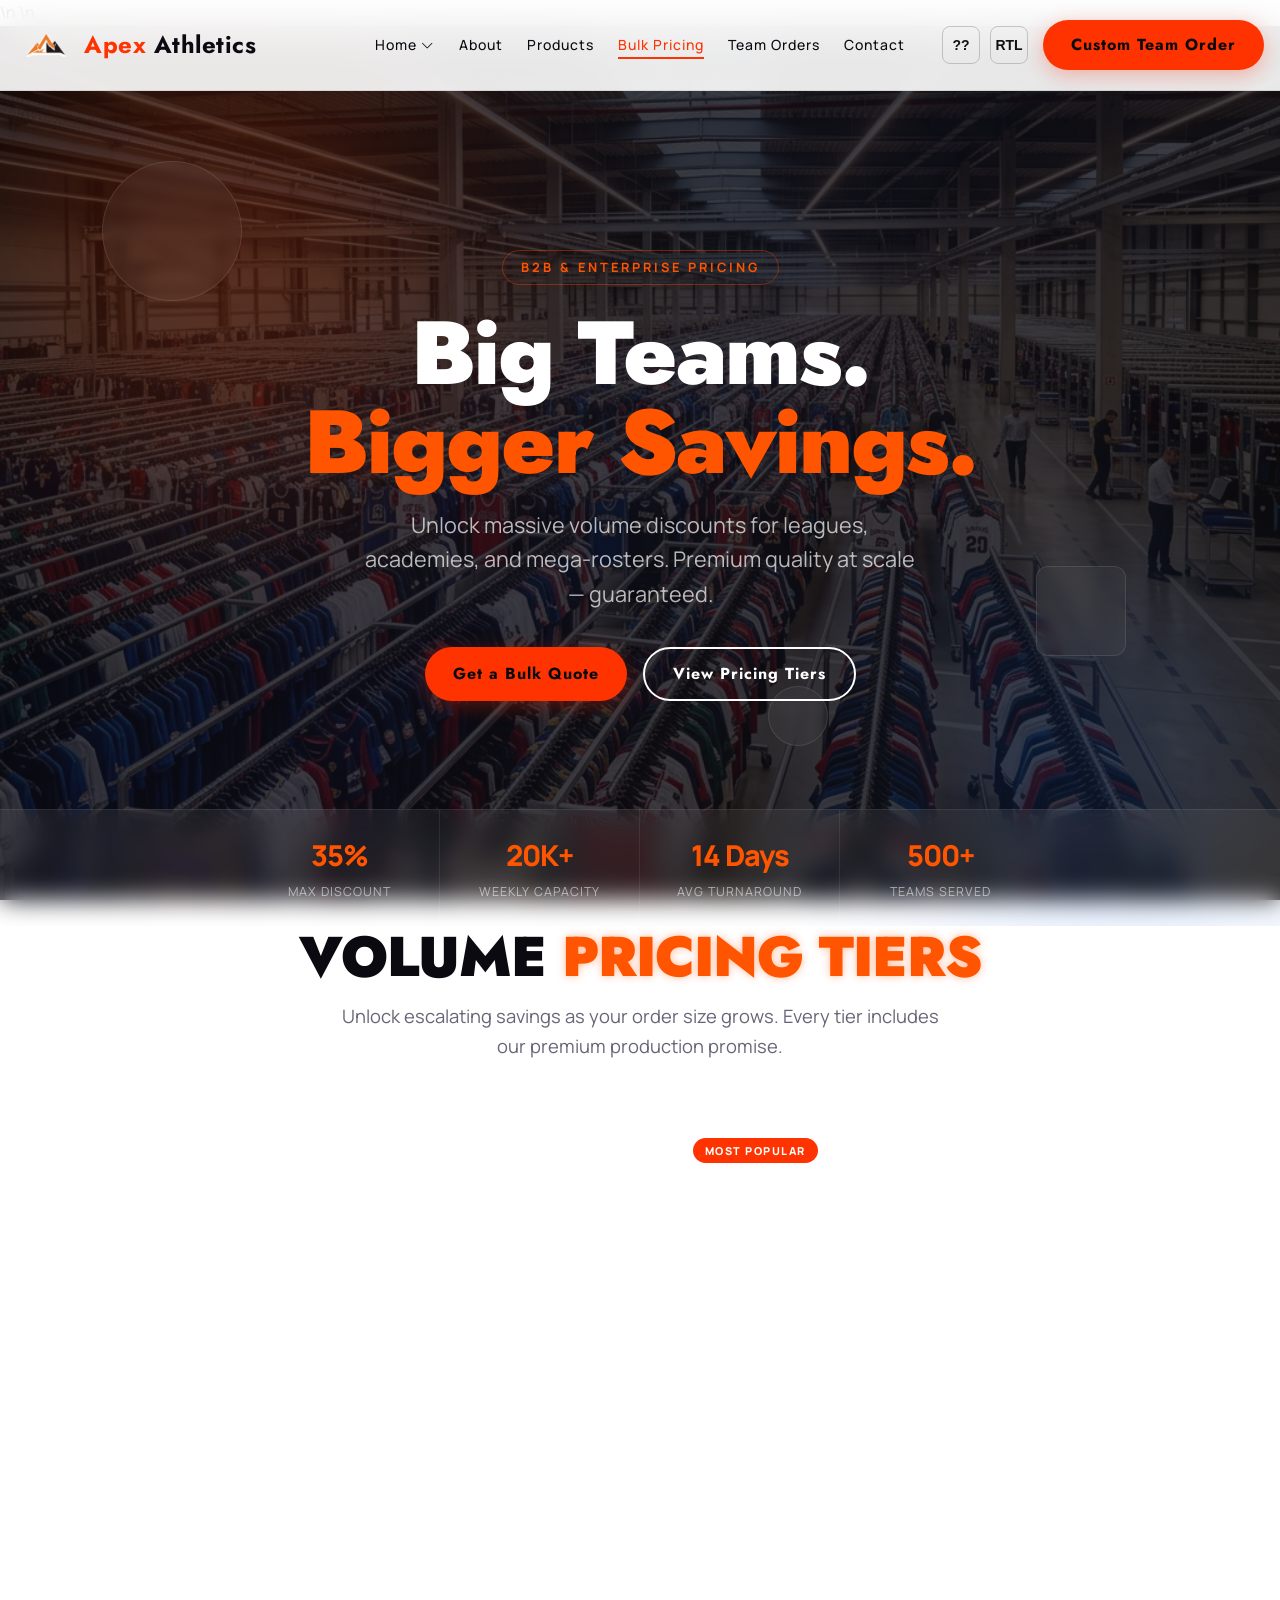
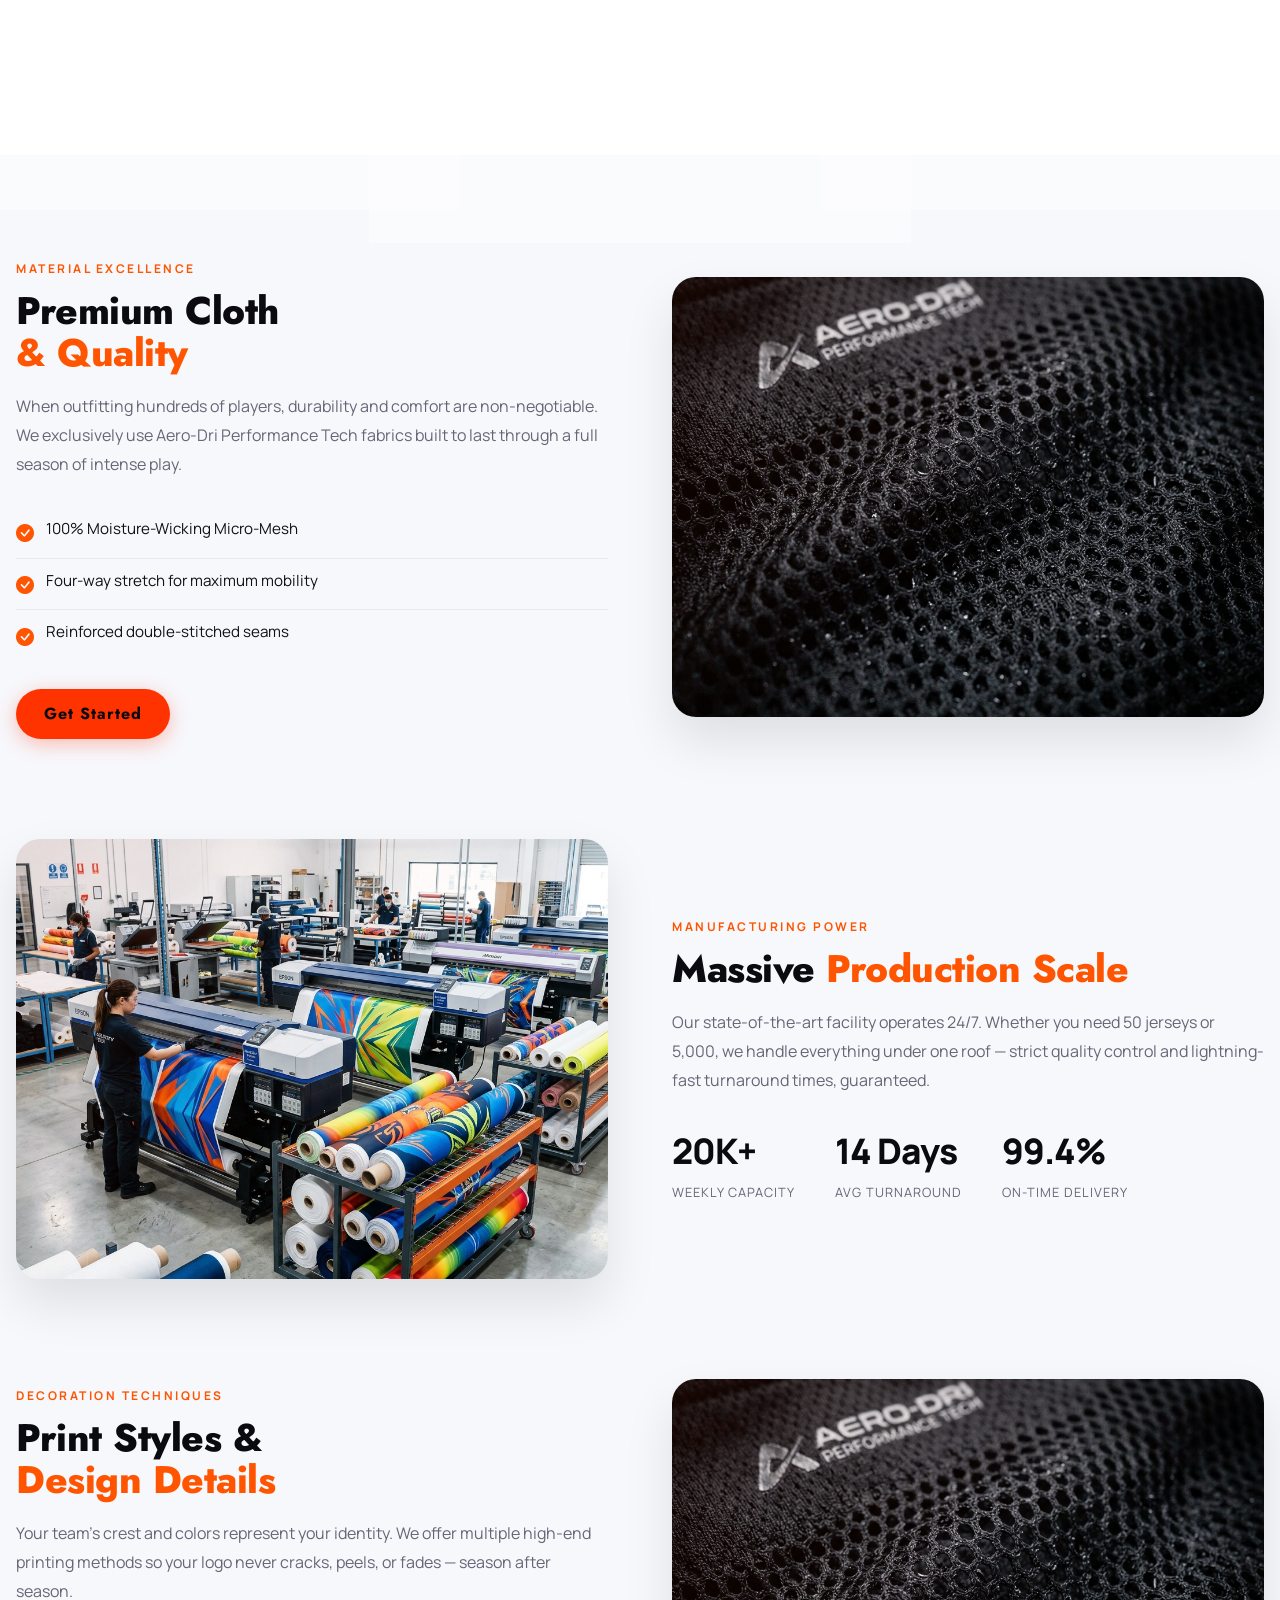
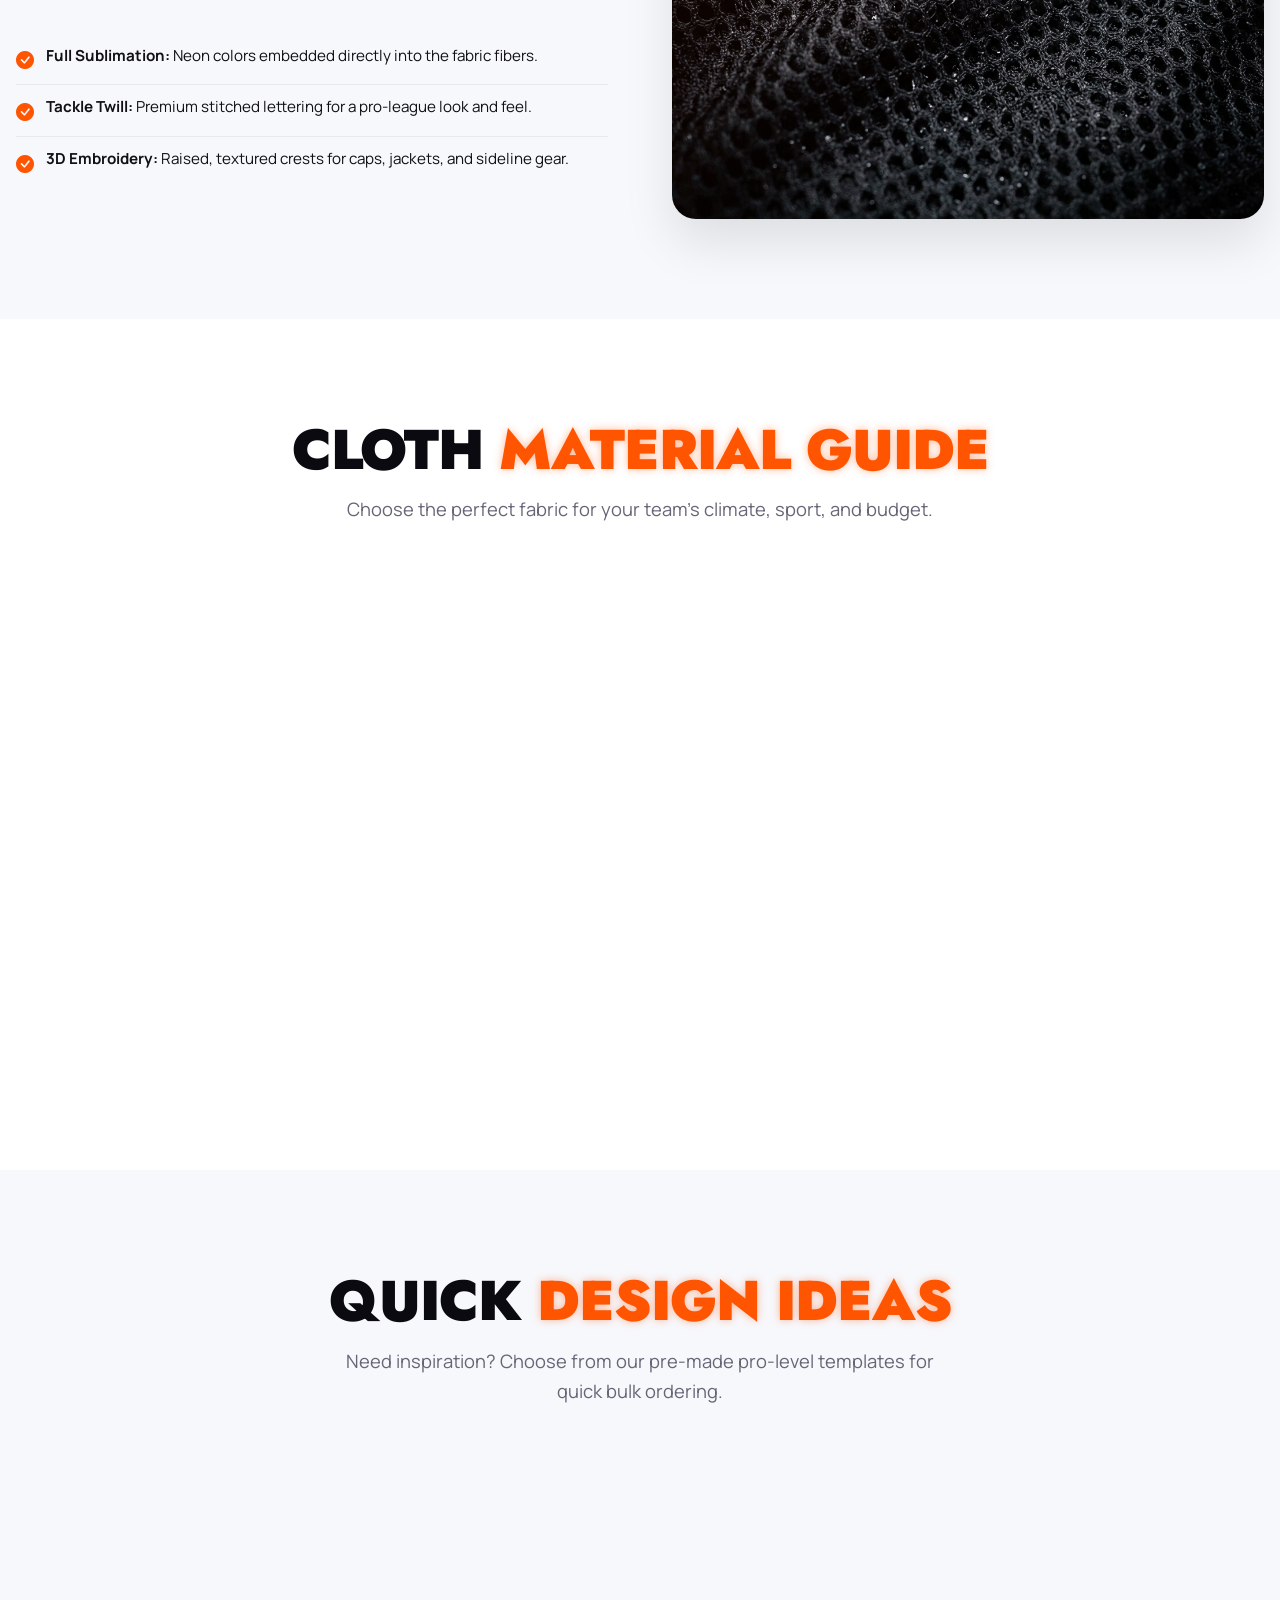
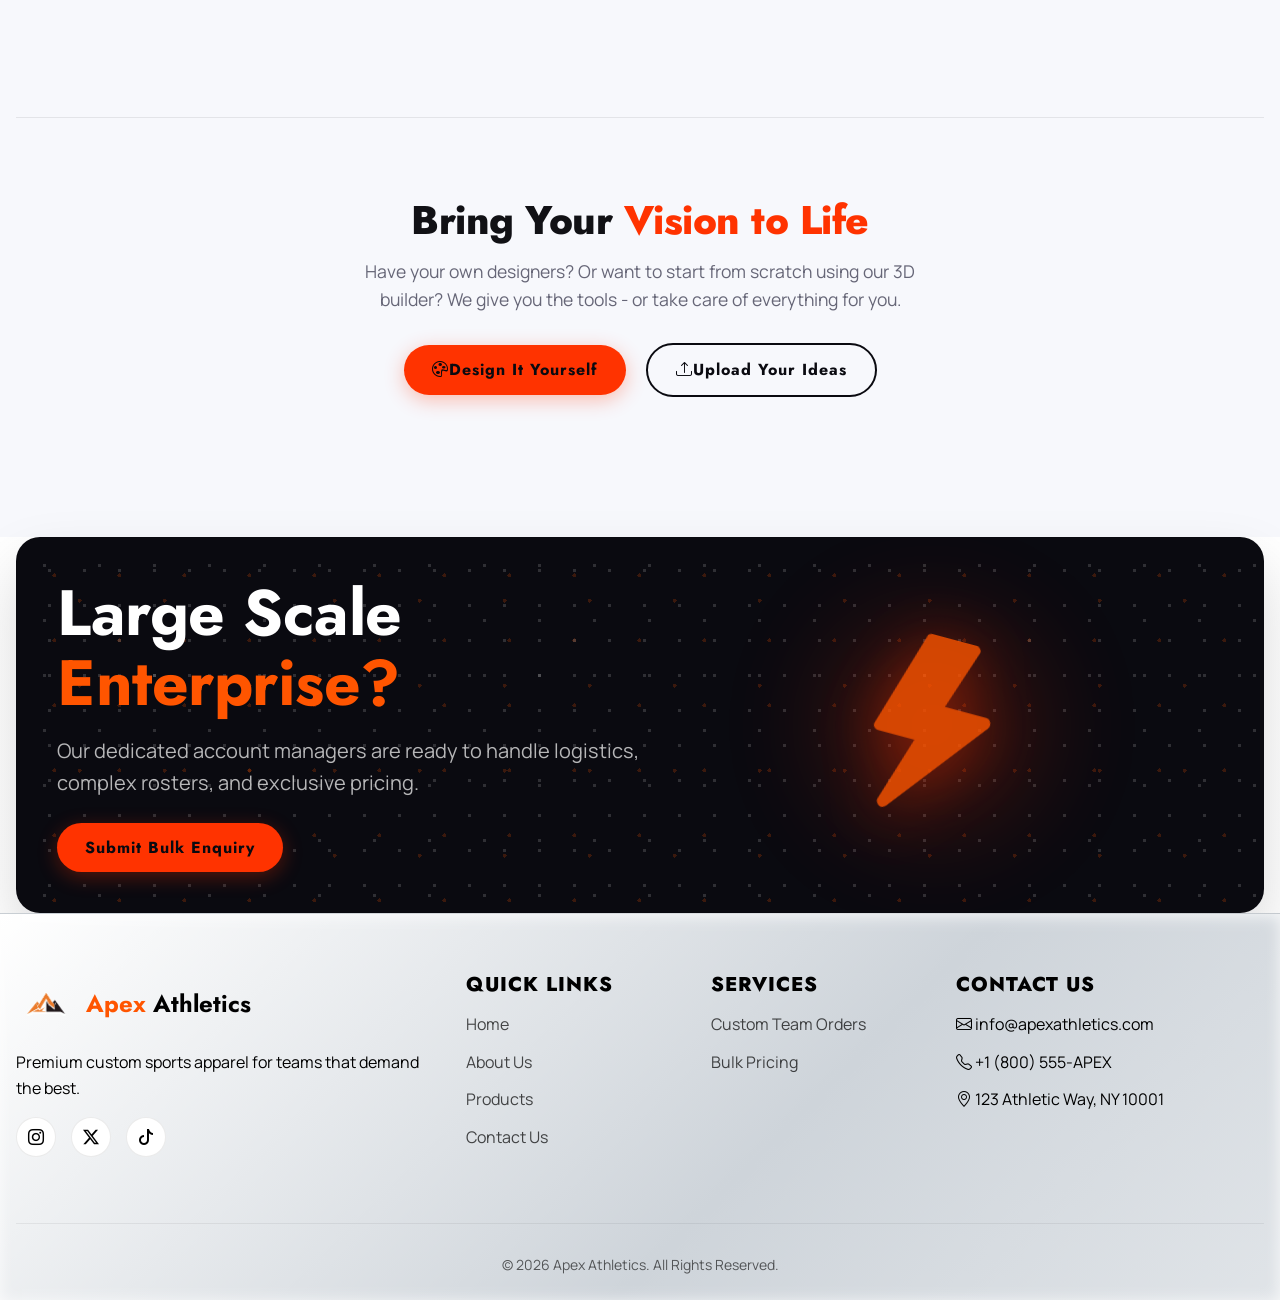
<file: pages/bulk.html>
<!DOCTYPE html>

<html lang="en">
<head>
<meta charset="utf-8"/>
<meta content="width=device-width, initial-scale=1.0" name="viewport"/>
<title>Bulk Pricing | Apex Athletics</title>
<link href="../assets/images/sports_logo.png" rel="icon" type="image/jpeg"/>
<link href="../assets/css/bulk.css" rel="stylesheet"/>
<!-- AOS CSS -->\n  <link href="https://unpkg.com/aos@2.3.1/dist/aos.css" rel="stylesheet"/>\n</head>
<body>
<!-- HEADER -->
<header class="site-header">
<div class="container nav-container">
<div class="logo">
<a class="logo-link" href="index.html">
<img alt="Apex Athletics Logo" src="../assets/images/sports_logo.png"/>
</a>
<a class="brand-link" href="index.html">
<span class="logo-text"><span class="color-1">Apex</span> <span class="color-2">Athletics</span></span>
</a>
</div>
<input class="menu-toggle-checkbox" id="menu-toggle" type="checkbox"/>
<label class="menu-toggle-label" for="menu-toggle">
<i class="bi bi-list"></i>
</label>
<ul class="nav-links">
<li class="nav-item dropdown">
          <a href="index.html" class="nav-link dropdown-toggle" id="homeDropdown">Home <i class="bi bi-chevron-down" style="font-size:0.8rem; margin-top:2px;"></i></a>
          <ul class="dropdown-menu">
            <li><a href="index.html">Home V1 (Classic)</a></li>
            <li><a href="home2.html">Home V2 (Premium)</a></li>
          </ul>
        </li>
<li><a href="about.html">About</a></li>
<li><a href="products.html">Products</a></li>
<li><a class="active" href="bulk.html">Bulk Pricing</a></li>
<li><a href="order.html">Team Orders</a></li>
<li><a href="contact.html">Contact</a></li>
</ul>
<div class="header-cta">
        <a href="contact.html#quote-form" class="btn btn-primary">Custom Team Order</a>
      </div>
</div>
</header>
<!-- ===================================================
       HERO SECTION — Full Screen
  =================================================== -->
<section class="bulk-hero">
<div class="floating-bg-elements">
<div class="geo geo-1"></div>
<div class="geo geo-2"></div>
<div class="geo geo-3"></div>
</div>
<div class="bulk-hero-content">
<span class="bulk-hero-eyebrow">B2B &amp; Enterprise Pricing</span>
<h1 class="bulk-hero-title">Big Teams.<br/><span>Bigger Savings.</span></h1>
<p class="bulk-hero-subtitle">Unlock massive volume discounts for leagues, academies, and mega-rosters. Premium quality at scale — guaranteed.</p>
<div class="bulk-hero-actions">
<a class="btn btn-primary" href="#quote-form">Get a Bulk Quote</a>
<a class="btn btn-outline" href="#tiers">View Pricing Tiers</a>
</div>
</div>
<!-- Stats Strip at bottom of hero -->
<div class="bulk-hero-stats">
<div class="bulk-hero-stat">
<strong>35%</strong>
<span>Max Discount</span>
</div>
<div class="bulk-hero-stat">
<strong>20K+</strong>
<span>Weekly Capacity</span>
</div>
<div class="bulk-hero-stat">
<strong>14 Days</strong>
<span>Avg Turnaround</span>
</div>
<div class="bulk-hero-stat">
<strong>500+</strong>
<span>Teams Served</span>
</div>
</div>
</section>
<!-- ===================================================
       SECTION 1 — VOLUME PRICING TIERS
  =================================================== -->
<section class="tier-section" id="tiers">
<div class="container">
<div class="section-header center" data-aos="fade-up">
<h2 class="section-title">Volume <span>Pricing Tiers</span></h2>
<p class="section-desc">Unlock escalating savings as your order size grows. Every tier includes our premium production promise.</p>
</div>
<div class="tier-grid">
<!-- League Level -->
<div class="tier-card" data-aos="fade-right">
<div class="tier-icon"><i class="bi bi-people-fill"></i></div>
<p class="tier-name">League Level</p>
<div class="tier-discount">15%</div>
<p class="tier-qty">50 – 199 Items</p>
<div class="tier-price">Est. $39 / item</div>
<div class="tier-divider"></div>
<ul class="tier-features">
<li><i class="bi bi-check-circle-fill"></i> Dedicated account manager</li>
<li><i class="bi bi-check-circle-fill"></i> Unlimited free design revisions</li>
<li><i class="bi bi-check-circle-fill"></i> 3D mockup previews</li>
<li><i class="bi bi-check-circle-fill"></i> 18-day turnaround</li>
</ul>
<a class="btn btn-outline" href="#quote-form">Request Quote</a>
</div>
<!-- Pro Level (Featured) -->
<div class="tier-card featured" data-aos="fade-up" data-aos-delay="150">
<div class="tier-badge">Most Popular</div>
<div class="tier-icon"><i class="bi bi-trophy-fill"></i></div>
<p class="tier-name">Pro Level</p>
<div class="tier-discount">25%</div>
<p class="tier-qty">200 – 499 Items</p>
<div class="tier-price">Est. $34 / item</div>
<div class="tier-divider"></div>
<ul class="tier-features">
<li><i class="bi bi-check-circle-fill"></i> Everything in League</li>
<li><i class="bi bi-check-circle-fill"></i> Priority production queue</li>
<li><i class="bi bi-check-circle-fill"></i> Express 14-day turnaround</li>
<li><i class="bi bi-check-circle-fill"></i> Free premium fabric upgrade</li>
</ul>
<a class="btn btn-primary" href="#quote-form">Request Quote</a>
</div>
<!-- Apex Level -->
<div class="tier-card" data-aos="fade-left" data-aos-delay="150">
<div class="tier-icon"><i class="bi bi-stars"></i></div>
<p class="tier-name">Apex Level</p>
<div class="tier-discount">35%</div>
<p class="tier-qty">500+ Items</p>
<div class="tier-price">Est. $29 / item</div>
<div class="tier-divider"></div>
<ul class="tier-features">
<li><i class="bi bi-check-circle-fill"></i> Everything in Pro</li>
<li><i class="bi bi-check-circle-fill"></i> Dedicated design team</li>
<li><i class="bi bi-check-circle-fill"></i> Rush 10-day turnaround</li>
<li><i class="bi bi-check-circle-fill"></i> Custom packaging &amp; branding</li>
</ul>
<a class="btn btn-outline" href="#quote-form">Request Quote</a>
</div>
</div>
</div>
</section>
<!-- ===================================================
       SECTION 2, 3, 4 — SPLIT DETAIL SECTIONS
  =================================================== -->
<section class="bulk-details-section">
<div class="container">
<!-- Premium Cloth & Quality -->
<div class="bulk-split">
<div class="bulk-split-text" data-aos="fade-right">
<span class="bulk-split-eyebrow">Material Excellence</span>
<h2 class="bulk-split-title">Premium Cloth<br/><span>&amp; Quality</span></h2>
<p class="bulk-split-desc">When outfitting hundreds of players, durability and comfort are non-negotiable. We exclusively use Aero-Dri Performance Tech fabrics built to last through a full season of intense play.</p>
<ul class="check-list">
<li><i class="bi bi-check-circle-fill"></i> 100% Moisture-Wicking Micro-Mesh</li>
<li><i class="bi bi-check-circle-fill"></i> Four-way stretch for maximum mobility</li>
<li><i class="bi bi-check-circle-fill"></i> Reinforced double-stitched seams</li>
</ul>
<a class="btn btn-primary" href="#quote-form">Get Started</a>
</div>
<div class="bulk-split-image" data-aos="fade-left">
<img alt="Premium Fabric" src="../assets/images/fabric_macro.jpg"/>
</div>
</div>
<!-- Production Scale -->
<div class="bulk-split reversed">
<div class="bulk-split-text" data-aos="fade-left">
<span class="bulk-split-eyebrow">Manufacturing Power</span>
<h2 class="bulk-split-title">Massive <span>Production Scale</span></h2>
<p class="bulk-split-desc">Our state-of-the-art facility operates 24/7. Whether you need 50 jerseys or 5,000, we handle everything under one roof — strict quality control and lightning-fast turnaround times, guaranteed.</p>
<div class="stat-row">
<div class="stat-item">
<strong>20K+</strong>
<span>Weekly Capacity</span>
</div>
<div class="stat-item">
<strong>14 Days</strong>
<span>Avg Turnaround</span>
</div>
<div class="stat-item">
<strong>99.4%</strong>
<span>On-Time Delivery</span>
</div>
</div>
</div>
<div class="bulk-split-image" data-aos="fade-right">
<img alt="Production Facility" src="../assets/images/production_facility.jpg"/>
</div>
</div>
<!-- Print Styles -->
<div class="bulk-split">
<div class="bulk-split-text" data-aos="fade-right">
<span class="bulk-split-eyebrow">Decoration Techniques</span>
<h2 class="bulk-split-title">Print Styles &amp;<br/><span>Design Details</span></h2>
<p class="bulk-split-desc">Your team's crest and colors represent your identity. We offer multiple high-end printing methods so your logo never cracks, peels, or fades — season after season.</p>
<ul class="check-list">
<li><i class="bi bi-check-circle-fill"></i><div><strong>Full Sublimation:</strong> Neon colors embedded directly into the fabric fibers.</div></li>
<li><i class="bi bi-check-circle-fill"></i><div><strong>Tackle Twill:</strong> Premium stitched lettering for a pro-league look and feel.</div></li>
<li><i class="bi bi-check-circle-fill"></i><div><strong>3D Embroidery:</strong> Raised, textured crests for caps, jackets, and sideline gear.</div></li>
</ul>
</div>
<div class="bulk-split-image" data-aos="fade-left">
<img alt="Print Styles" src="../assets/images/fabric_macro.jpg"/>
</div>
</div>
</div>
</section>
<!-- ===================================================
       SECTION 5 — CLOTH MATERIAL GUIDE
  =================================================== -->
<section class="material-section">
<div class="container">
<div class="section-header center" data-aos="fade-up">
<h2 class="section-title">Cloth <span>Material Guide</span></h2>
<p class="section-desc">Choose the perfect fabric for your team's climate, sport, and budget.</p>
</div>
<div class="material-grid">
<!-- Standard -->
<div class="material-card" data-aos="fade-up">
<div class="material-img-wrap">
<img alt="Standard Fabric" src="../assets/images/fabric_standard.jpg"/>
</div>
<div class="material-body">
<h3 class="material-name">Standard Core-Mesh</h3>
<p class="material-best-for">Best for: Recreational leagues, practice gear, and budget-conscious bulk orders.</p>
<ul class="material-features">
<li><i class="bi bi-check2"></i> Highly durable polyester blend</li>
<li><i class="bi bi-check2"></i> Basic moisture management</li>
<li><i class="bi bi-check2"></i> Thicker feel for contact sports</li>
</ul>
</div>
</div>
<!-- Advanced (Featured) -->
<div class="material-card featured-material">
<div class="material-badge">Most Popular</div>
<div class="material-img-wrap">
<img alt="Advanced Fabric" src="../assets/images/fabric_advanced.jpg"/>
</div>
<div class="material-body">
<h3 class="material-name">Advanced Aero-Tech</h3>
<p class="material-best-for">Best for: Competitive high schools, club teams, and hot climates.</p>
<ul class="material-features">
<li><i class="bi bi-check2"></i> Honeycomb geometric texture</li>
<li><i class="bi bi-check2"></i> Superior 4-way stretch mobility</li>
<li><i class="bi bi-check2"></i> Rapid sweat-wicking technology</li>
</ul>
</div>
</div>
<!-- Premium -->
<div class="material-card" data-aos="fade-up" data-aos-delay="100">
<div class="material-img-wrap">
<img alt="Premium Fabric" src="../assets/images/fabric_premium.jpg"/>
</div>
<div class="material-body">
<h3 class="material-name">Pro Elite Series</h3>
<p class="material-best-for">Best for: Professional leagues, esports, and luxury athletic wear.</p>
<ul class="material-features">
<li><i class="bi bi-check2"></i> Microscopic ventilation holes</li>
<li><i class="bi bi-check2"></i> Ultra-lightweight silky feel</li>
<li><i class="bi bi-check2"></i> Anti-microbial &amp; odor resistant</li>
</ul>
</div>
</div>
</div>
</div>
</section>
<!-- ===================================================
       SECTION 6 — QUICK DESIGN IDEAS
  =================================================== -->
<section class="design-ideas-section">
<div class="container">
<div class="section-header center" data-aos="fade-up">
<h2 class="section-title">Quick <span>Design Ideas</span></h2>
<p class="section-desc">Need inspiration? Choose from our pre-made pro-level templates for quick bulk ordering.</p>
</div>
<div class="design-ideas-grid">
  <div class="design-idea-card" data-aos="zoom-in">
    <div class="card-inner">
      <div class="card-front">
        <i class="bi bi-shield-shaded"></i>
        <h4>The Heritage Collection</h4>
      </div>
      <div class="card-back">
        <p>Classic vertical stripes with a timeless crest placement. Perfect for soccer and rugby.</p>
      </div>
    </div>
  </div>
  
  <div class="design-idea-card" data-aos="zoom-in" data-aos-delay="100">
    <div class="card-inner">
      <div class="card-front">
        <i class="bi bi-lightning-charge-fill"></i>
        <h4>The Cyberstorm</h4>
      </div>
      <div class="card-back">
        <p>Aggressive neon gradients and futuristic fonts. Best for esports and modern basketball.</p>
      </div>
    </div>
  </div>
  
  <div class="design-idea-card" data-aos="zoom-in" data-aos-delay="200">
    <div class="card-inner">
      <div class="card-front">
        <i class="bi bi-star-fill"></i>
        <h4>The Collegiate</h4>
      </div>
      <div class="card-back">
        <p>Clean block lettering with bold secondary colors. Ideal for universities and track teams.</p>
      </div>
    </div>
  </div>
</div>

<div class="vision-centered-cta" data-aos="fade-up" data-aos-delay="200">
  <div class="vision-centered-text">
    <h2>Bring Your <span>Vision to Life</span></h2>
    <p>Have your own designers? Or want to start from scratch using our 3D builder? We give you the tools - or take care of everything for you.</p>
  </div>
  <div class="vision-centered-actions">
    <a class="btn btn-primary" href="#"><i class="bi bi-palette"></i> Design It Yourself</a>
    <a class="btn btn-outline" href="#quote-form"><i class="bi bi-upload"></i> Upload Your Ideas</a>
  </div>
</div>

</section>
<section class="section final-cta">
  <div class="container">
    <div class="cta-wrapper glass-panel">
      <div class="cta-content">
        <h2 class="cta-title scroll-text">Large Scale<br><span>Enterprise?</span></h2>
        <p class="cta-desc scroll-text">Our dedicated account managers are ready to handle logistics, complex rosters, and exclusive pricing.</p>
        <div class="cta-actions">
          <a class="btn btn-primary btn-large" href="#quote-form">Submit Bulk Enquiry</a>
        </div>
      </div>
      <div class="cta-visual">
        <div class="cta-glow"></div>
        <i class="bi bi-lightning-fill cta-icon"></i>
      </div>
    </div>
  </div>
</section>

<!-- ===================================================
       SECTION 7 — DESIGN TOOLS / CTA BANNER
  =================================================== -->

<!-- ===================================================
       SECTION 8 — BULK QUOTE FORM
  =================================================== -->

<!-- FOOTER -->
<footer class="site-footer">
    <div class="container">
      <div class="footer-grid">
        <div class="footer-col">
          <a href="index.html" class="footer-logo" style="display: inline-flex; align-items: center; gap: 10px;">
            <img src="../assets/images/sports_logo.png" alt="Apex Athletics Logo">
            <span class="logo-text" style="font-size: 1.5rem;"><span class="color-1">Apex</span> <span class="color-2">Athletics</span></span>
          </a>
          <p>Premium custom sports apparel for teams that demand the best.</p>
          <div class="social-links">
            <a href="#"><i class="bi bi-instagram"></i></a>
            <a href="#"><i class="bi bi-twitter-x"></i></a>
            <a href="#"><i class="bi bi-tiktok"></i></a>
          </div>
        </div>
        <div class="footer-col">
          <h4>Quick Links</h4>
          <ul>
            <li><a href="index.html">Home</a></li>
            <li><a href="about.html">About Us</a></li>
            <li><a href="products.html">Products</a></li>
            <li><a href="contact.html">Contact Us</a></li>
          </ul>
        </div>
        <div class="footer-col">
          <h4>Services</h4>
          <ul>
            <li><a href="order.html">Custom Team Orders</a></li>
            <li><a href="bulk.html">Bulk Pricing</a></li>
          </ul>
        </div>
        <div class="footer-col">
          <h4>Contact Us</h4>
          <ul>
            <li><i class="bi bi-envelope"></i> info@apexathletics.com</li>
            <li><i class="bi bi-telephone"></i> +1 (800) 555-APEX</li>
            <li><i class="bi bi-geo-alt"></i> 123 Athletic Way, NY 10001</li>
          </ul>
        </div>
      </div>
      <div class="footer-bottom">
        <p>&copy; 2026 Apex Athletics. All Rights Reserved.</p>
      </div>
    </div>
  </footer>
<!-- AOS JS -->
<script src="https://unpkg.com/aos@2.3.1/dist/aos.js"></script>
<script>
    AOS.init({
      duration: 800,
      easing: 'ease-out-cubic',
      once: true,
      offset: 100
    });
  </script>
<!-- Dropdown Click Script -->
<script>
    document.addEventListener("DOMContentLoaded", function() {
      const dropdowns = document.querySelectorAll('.nav-item.dropdown');
      dropdowns.forEach(dd => {
        const toggle = dd.querySelector('.dropdown-toggle');
        toggle.addEventListener('click', function(e) {
          if (window.innerWidth <= 991) {
            e.preventDefault();
            dd.classList.toggle('active');
          }
        });
        
        // Close on click outside
        document.addEventListener('click', function(e) {
          if (!dd.contains(e.target)) {
            dd.classList.remove('active');
          }
        });
      });
    });
  </script>
<script src="../assets/js/theme.js"></script>
</body>
</html>
</file>
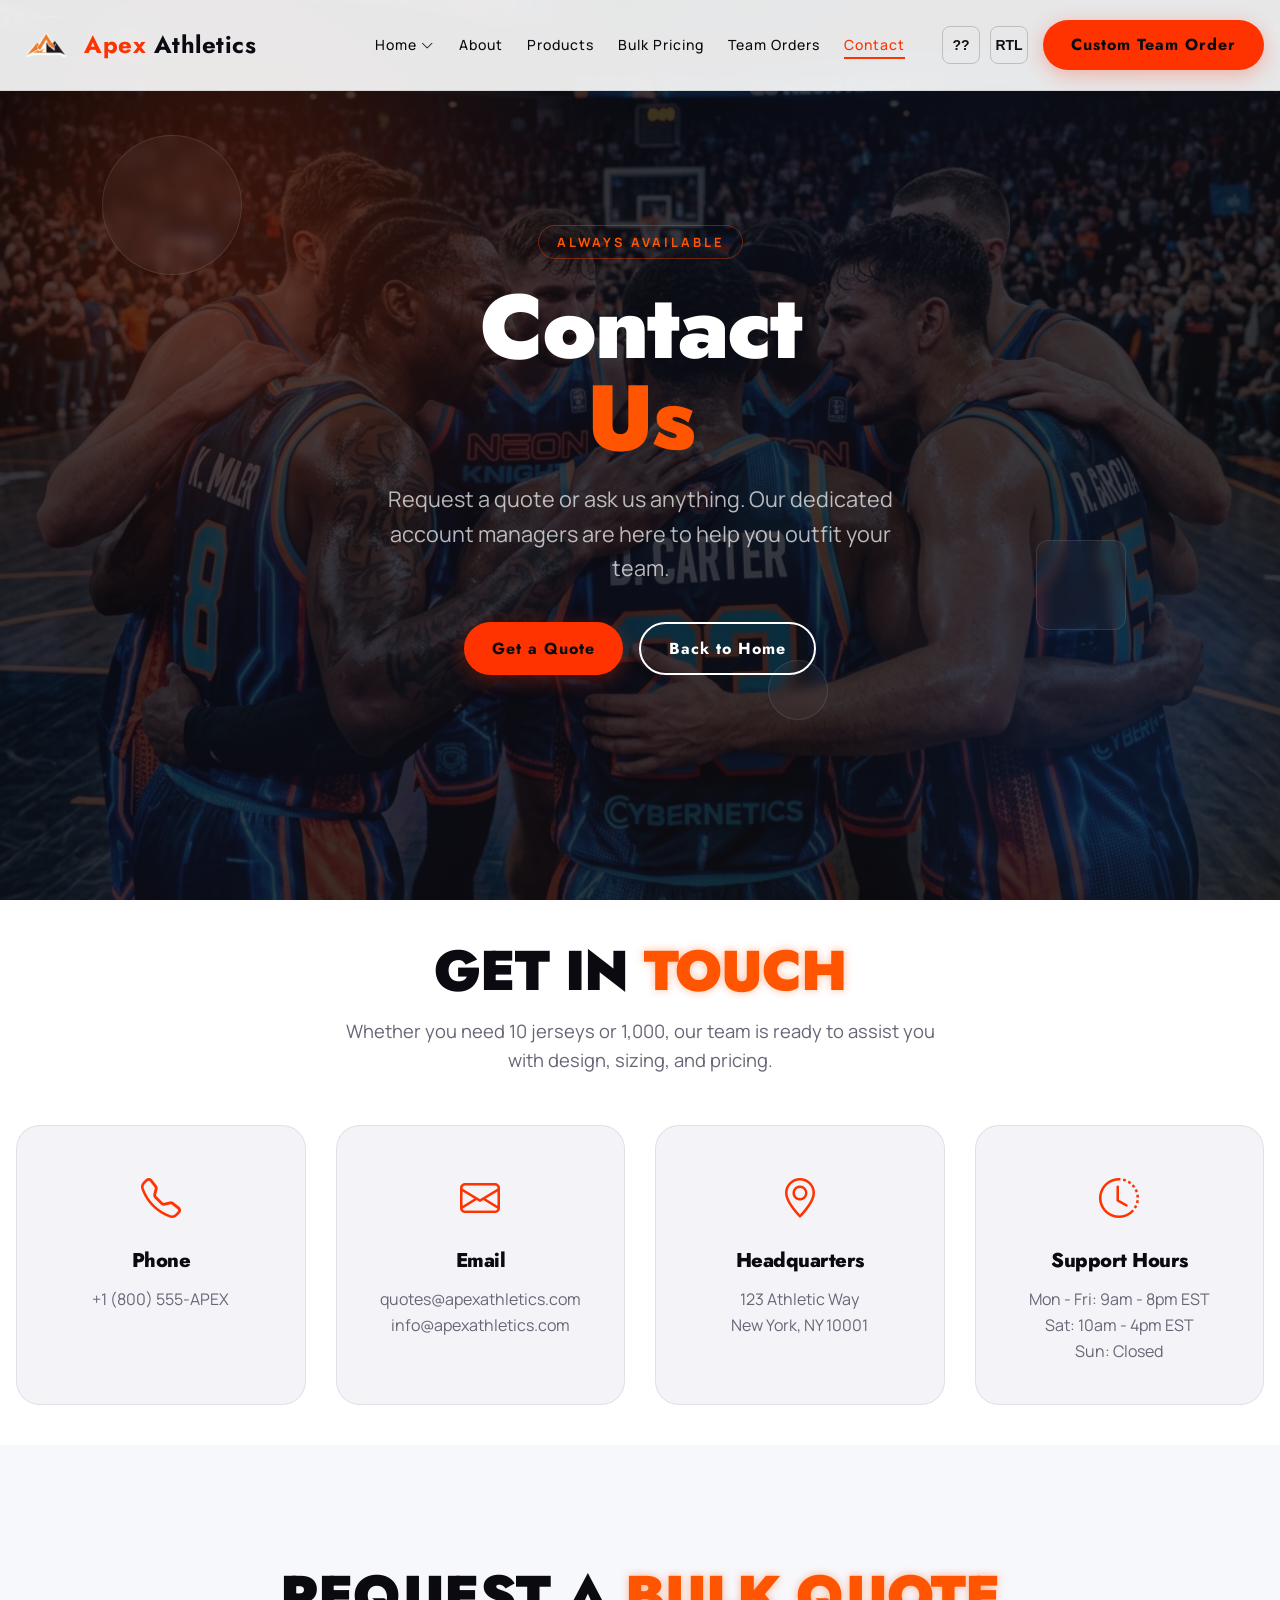
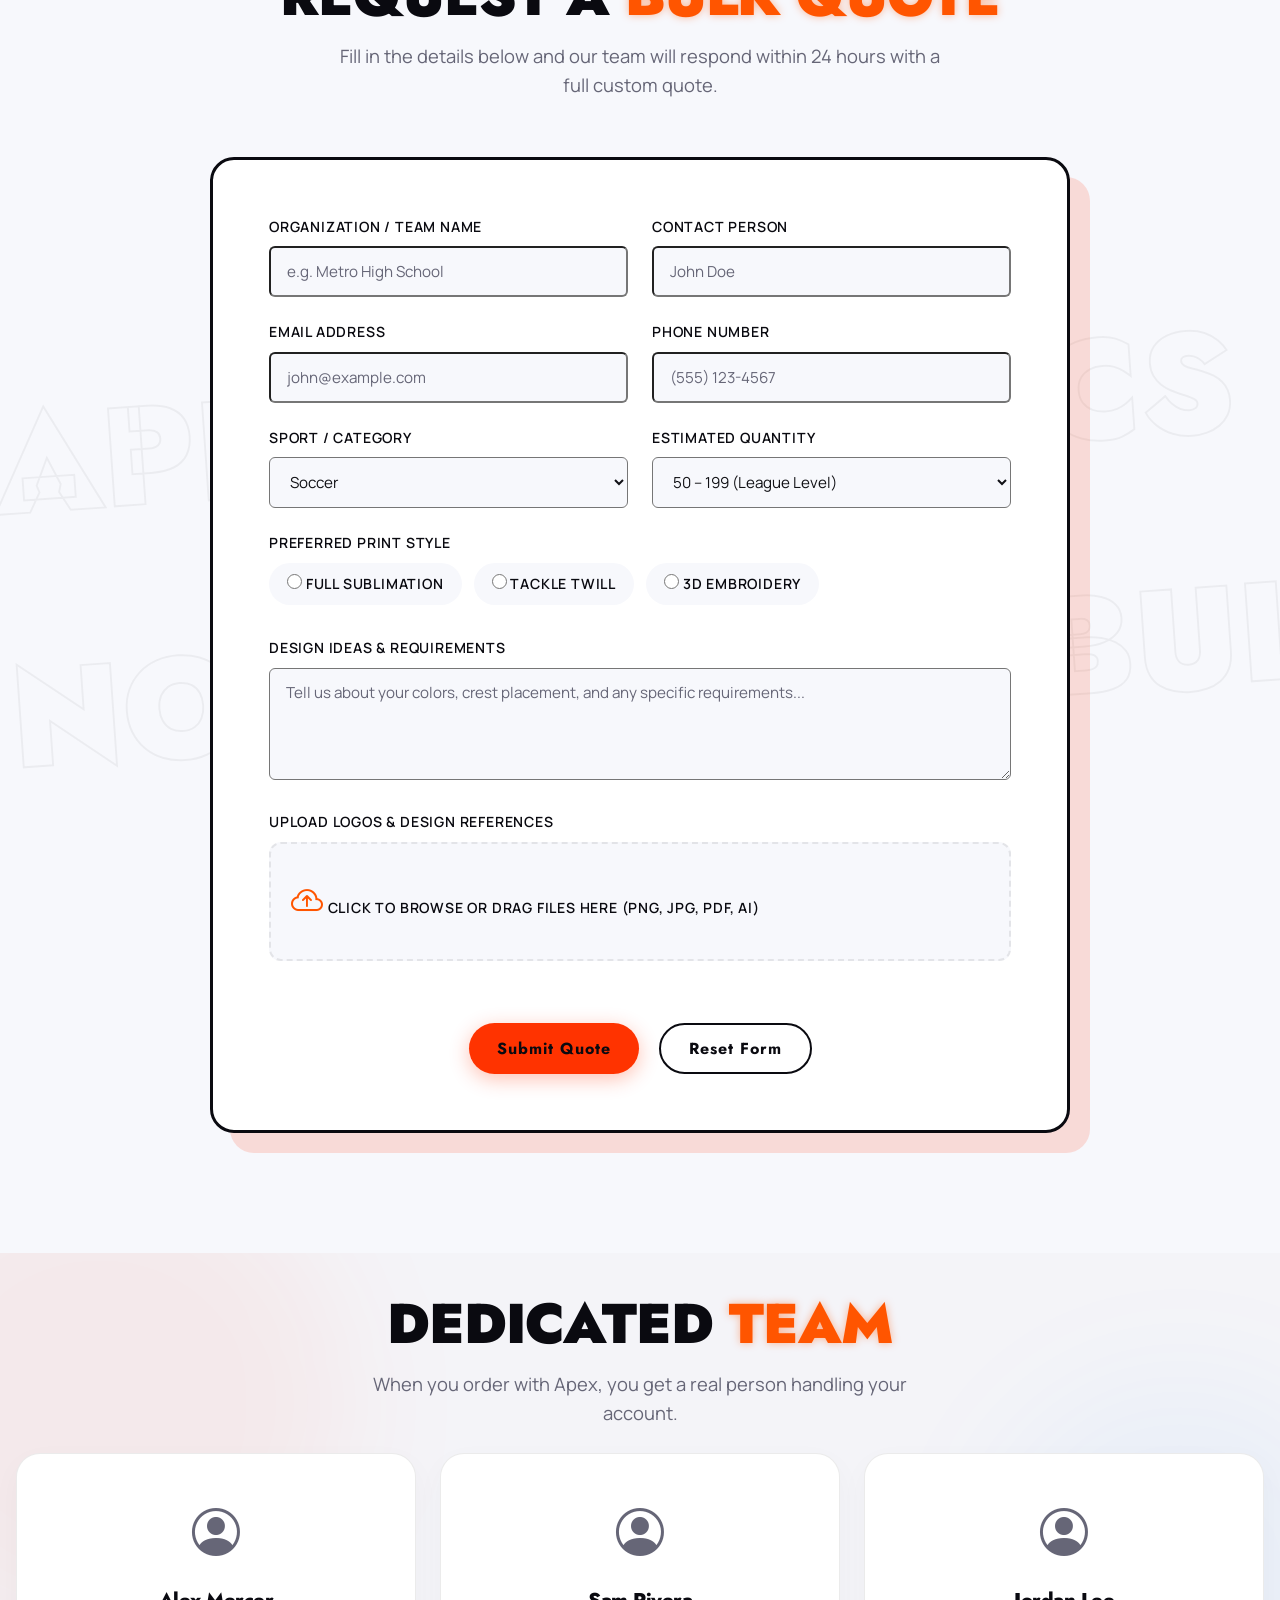
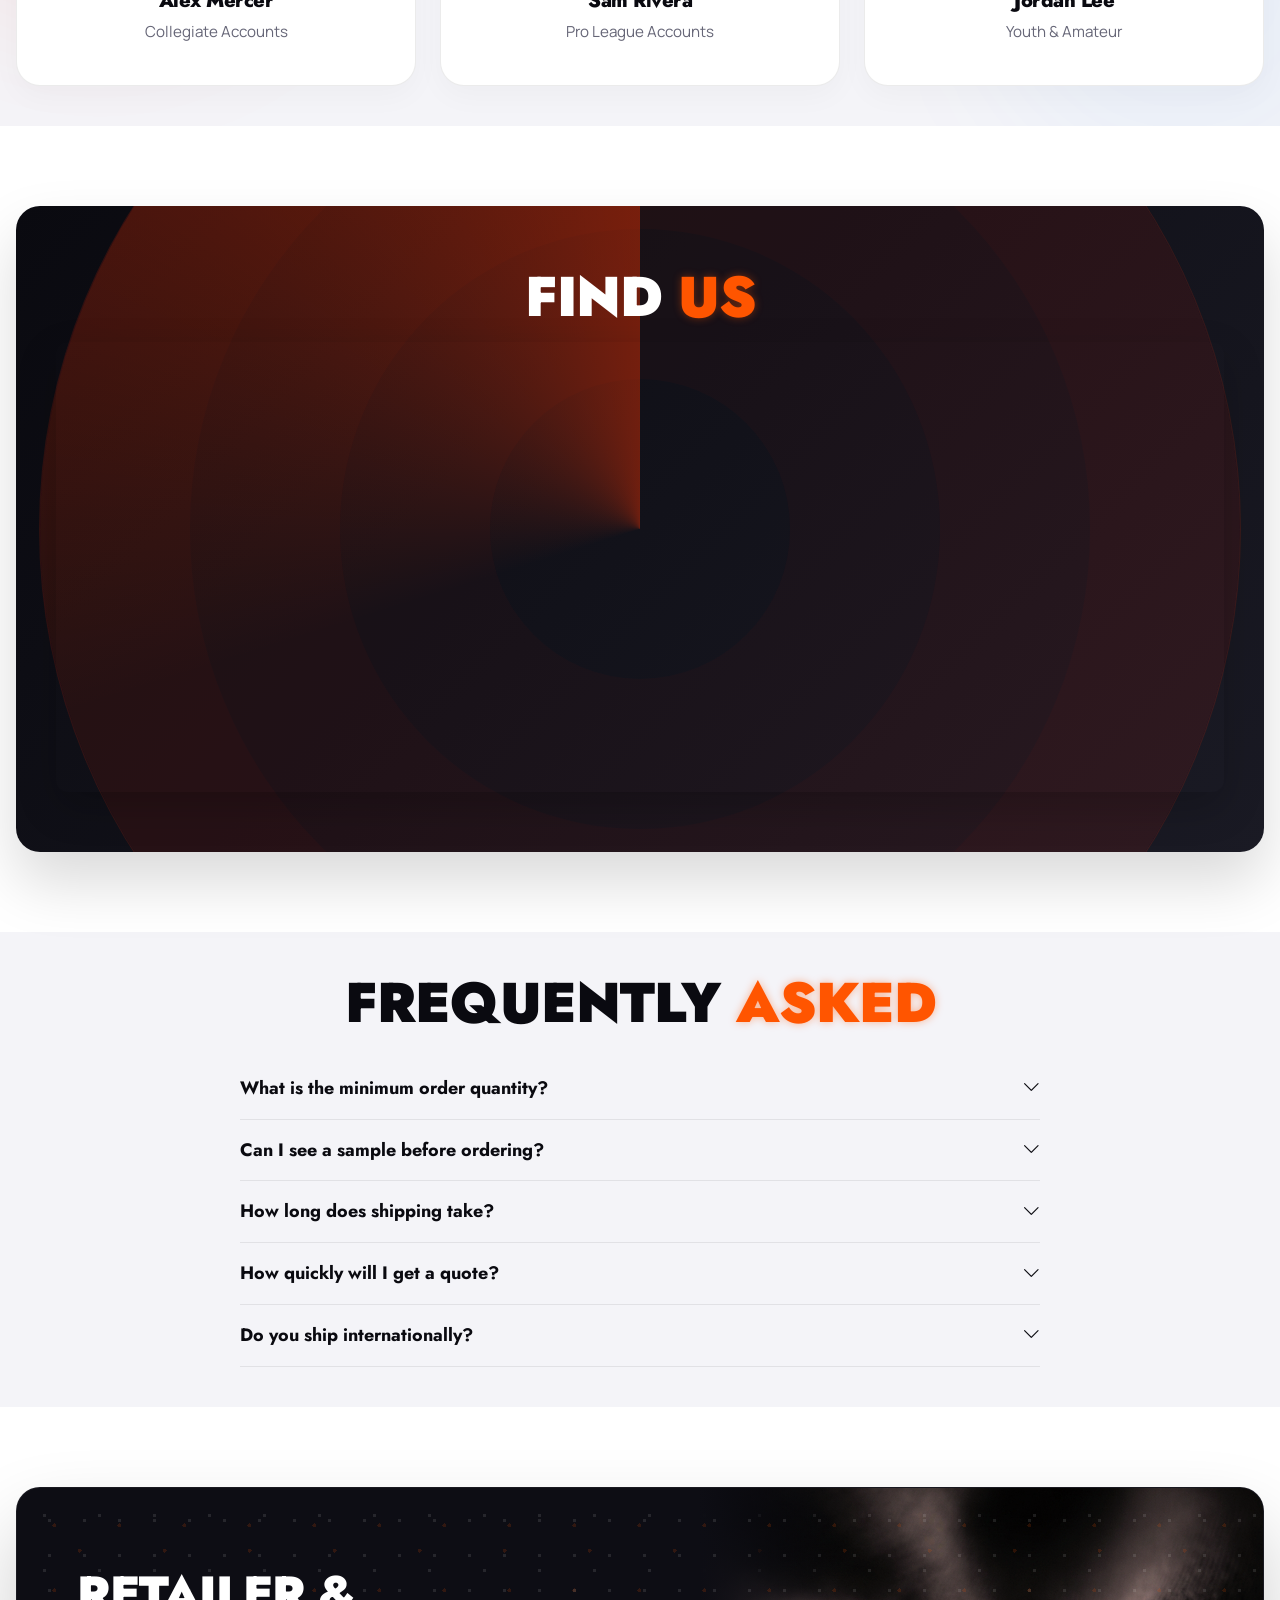
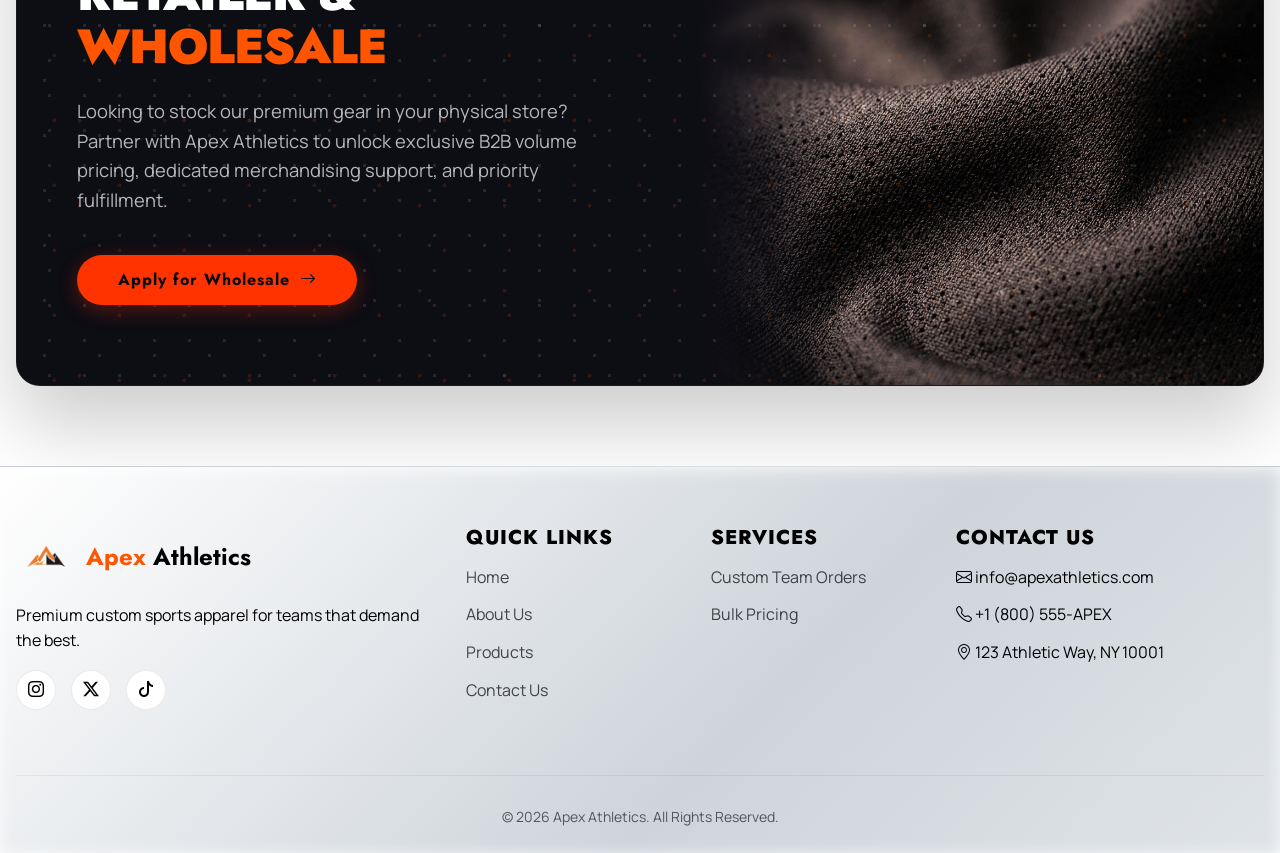
<file: pages/contact.html>
<!DOCTYPE html>
<html lang="en">
<head>
  <meta charset="UTF-8">
  <meta name="viewport" content="width=device-width, initial-scale=1.0">
  <title>Contact Us | Apex Athletics</title>
  <link rel="icon" href="../assets/images/sports_logo.png" type="image/jpeg">
  <link rel="stylesheet" href="../assets/css/contact.css">
</head>
<body>

  <!-- HEADER -->
  <header class="site-header">
    <div class="container nav-container">
        <div class="logo">
          <a href="index.html" class="logo-link">
            <img src="../assets/images/sports_logo.png" alt="Apex Athletics Logo" />
          </a>
          <a href="index.html" class="brand-link">
            <span class="logo-text"><span class="color-1">Apex</span> <span class="color-2">Athletics</span></span>
          </a>
        </div>
      
      <input type="checkbox" id="menu-toggle" class="menu-toggle-checkbox">
      <label for="menu-toggle" class="menu-toggle-label">
        <i class="bi bi-list"></i>
      </label>
      
      <ul class="nav-links">
        <li class="nav-item dropdown">
          <a href="index.html" class="nav-link dropdown-toggle" id="homeDropdown">Home <i class="bi bi-chevron-down" style="font-size:0.8rem; margin-top:2px;"></i></a>
          <ul class="dropdown-menu">
            <li><a href="index.html">Home V1 (Classic)</a></li>
            <li><a href="home2.html">Home V2 (Premium)</a></li>
          </ul>
        </li>
        <li><a href="about.html">About</a></li>
        <li><a href="products.html">Products</a></li>
        <li><a href="bulk.html">Bulk Pricing</a></li>
        <li><a href="order.html">Team Orders</a></li>
        <li><a href="contact.html" class="active">Contact</a></li>
      </ul>
      <div class="header-cta">
        <a href="contact.html#quote-form" class="btn btn-primary">Custom Team Order</a>
      </div>
    </div>
  </header>

  <!-- PAGE HEADER -->
  <section class="contact-hero">
  <div class="floating-bg-elements">
    <div class="geo geo-1"></div>
    <div class="geo geo-2"></div>
    <div class="geo geo-3"></div>
  </div>

  <div class="contact-hero-content">
    <span class="contact-hero-eyebrow">Always Available</span>
    <h1 class="contact-hero-title">Contact<br><span>Us</span></h1>
    <p class="contact-hero-subtitle">Request a quote or ask us anything. Our dedicated account managers are here to help you outfit your team.</p>
    <div class="contact-hero-actions">
      <a class="btn btn-primary" href="#quote-form">Get a Quote</a>
      <a class="btn btn-outline" href="index.html">Back to Home</a>
    </div>
  </div>
</section>

  <!-- 1. CONTACT SECTION -->
  <section class="section contact-section">
    <div class="container" data-aos="fade-up">
      <div class="section-header center">
        <h2 class="section-title">Get In <span>Touch</span></h2>
        <p class="section-desc">Whether you need 10 jerseys or 1,000, our team is ready to assist you with design, sizing, and pricing.</p>
      </div>

      <div class="contact-info-grid">
        <div class="info-card" data-aos="fade-up" data-aos-delay="0">
          <i class="bi bi-telephone text-primary"></i>
          <h3>Phone</h3>
          <p>+1 (800) 555-APEX</p>
        </div>
        
        <div class="info-card" data-aos="fade-up" data-aos-delay="100">
          <i class="bi bi-envelope text-primary"></i>
          <h3>Email</h3>
          <p>quotes@apexathletics.com<br>info@apexathletics.com</p>
        </div>
        
        <div class="info-card" data-aos="fade-up" data-aos-delay="200">
          <i class="bi bi-geo-alt text-primary"></i>
          <h3>Headquarters</h3>
          <p>123 Athletic Way<br>New York, NY 10001</p>
        </div>
        
        <div class="info-card" data-aos="fade-up" data-aos-delay="300">
          <i class="bi bi-clock-history text-primary"></i>
          <h3>Support Hours</h3>
          <p>Mon - Fri: 9am - 8pm EST<br>Sat: 10am - 4pm EST<br>Sun: Closed</p>
        </div>
      </div>
    </div>
  </section>

  <!-- REQUEST A BULK QUOTE -->
<section class="quote-section" id="quote-form">
<!-- Scrolling Typographic Background -->
<div class="marquee-bg">
<div class="marquee-track">
<span>APEX ATHLETICS // PREMIUM CUSTOM GEAR // DOMINATE // </span>
<span>APEX ATHLETICS // PREMIUM CUSTOM GEAR // DOMINATE // </span>
</div>
<div class="marquee-track track-reverse">
<span>NO LIMITS // BULK ORDERS // ELITE PERFORMANCE // </span>
<span>NO LIMITS // BULK ORDERS // ELITE PERFORMANCE // </span>
</div>
</div>
<div class="container">
<div class="section-header center" data-aos="fade-up">
<h2 class="section-title">Request a <span>Bulk Quote</span></h2>
<p class="section-desc">Fill in the details below and our team will respond within 24 hours with a full custom quote.</p>
</div>
<div class="quote-form-wrapper" data-aos="fade-up" data-aos-offset="200">
<form>
<div class="form-grid">
<div class="form-group">
<label>Organization / Team Name</label>
<input class="form-control" placeholder="e.g. Metro High School" type="text"/>
</div>
<div class="form-group">
<label>Contact Person</label>
<input class="form-control" placeholder="John Doe" type="text"/>
</div>
<div class="form-group">
<label>Email Address</label>
<input class="form-control" placeholder="john@example.com" type="email"/>
</div>
<div class="form-group">
<label>Phone Number</label>
<input class="form-control" placeholder="(555) 123-4567" type="tel"/>
</div>
<div class="form-group">
<label>Sport / Category</label>
<select class="form-control">
<option>Soccer</option>
<option>Basketball</option>
<option>Rugby</option>
<option>Track &amp; Field</option>
<option>Other</option>
</select>
</div>
<div class="form-group">
<label>Estimated Quantity</label>
<select class="form-control">
<option>50 – 199 (League Level)</option>
<option>200 – 499 (Pro Level)</option>
<option>500+ (Apex Level)</option>
</select>
</div>
<div class="form-group full">
<label>Preferred Print Style</label>
<div class="print-radio-group">
<label class="print-radio-label"><input name="print" type="radio"/> Full Sublimation</label>
<label class="print-radio-label"><input name="print" type="radio"/> Tackle Twill</label>
<label class="print-radio-label"><input name="print" type="radio"/> 3D Embroidery</label>
</div>
</div>
<div class="form-group full">
<label>Design Ideas &amp; Requirements</label>
<textarea class="form-control" placeholder="Tell us about your colors, crest placement, and any specific requirements..." rows="4"></textarea>
</div>
<div class="form-group full">
<label>Upload Logos &amp; Design References</label>
<label class="btn-upload">
<i class="bi bi-cloud-arrow-up"></i>
<span>Click to browse or drag files here (PNG, JPG, PDF, AI)</span>
<input multiple="" style="display:none;" type="file"/>
</label>
</div>
<div class="form-group form-submit-row">
<button class="btn btn-primary" type="submit">Submit Quote</button>
<button class="btn btn-outline" type="reset">Reset Form</button>
</div>
</div>
</form>
</div>
</div>
</section>

  

  <!-- 4. ACCOUNT MANAGERS -->
  <section class="section managers-section bg-alt">
    <div class="container reveal-on-scroll">
      <div class="section-header center">
        <h2 class="section-title">Dedicated <span>Team</span></h2>
        <p class="section-desc">When you order with Apex, you get a real person handling your account.</p>
      </div>
      <div class="managers-grid">
        <div class="manager-card">
          <i class="bi bi-person-circle"></i>
          <h4>Alex Mercer</h4>
          <p>Collegiate Accounts</p>
        </div>
        <div class="manager-card">
          <i class="bi bi-person-circle"></i>
          <h4>Sam Rivera</h4>
          <p>Pro League Accounts</p>
        </div>
        <div class="manager-card">
          <i class="bi bi-person-circle"></i>
          <h4>Jordan Lee</h4>
          <p>Youth & Amateur</p>
        </div>
      </div>
    </div>
  </section>

  <!-- 6. MAP CTA SECTION -->
  <section class="section map-cta-section">
    <div class="container reveal-on-scroll">
      <div class="map-cta-box">
        <h2 class="section-title text-white" style="text-align: center; width: 100%;">Find <span>Us</span></h2>
        
        <div class="map-wrapper">
          <iframe 
            src="https://www.google.com/maps/embed?pb=!1m18!1m12!1m3!1d3022.617355088286!2d-73.99616018459423!3d40.74844097932847!2m3!1f0!2f0!3f0!3m2!1i1024!2i768!4f13.1!3m3!1m2!1s0x89c259a9b3117469%3A0xd134e199a405a163!2sEmpire%20State%20Building!5e0!3m2!1sen!2sus!4v1628172937748!5m2!1sen!2sus" 
            width="100%" 
            height="450" 
            style="border:0;" 
            allowfullscreen="" 
            loading="lazy">
          </iframe>
        </div>
      </div>
    </div>
  </section>

  <!-- 5. FAQ CONTACT -->
  <section class="section contact-faq bg-alt">
    <div class="container reveal-on-scroll">
      <div class="section-header center">
        <h2 class="section-title">Frequently <span>Asked</span></h2>
      </div>
      <div class="accordion">
        <div class="accordion-item">
          <input type="radio" id="cfaq1" name="cfaq-group" class="faq-input">
          <label for="cfaq1" class="faq-title">What is the minimum order quantity? <i class="bi bi-chevron-down"></i></label>
          <div class="faq-content">
            <p>For custom team orders, our minimum is 10 pieces. For bulk pricing discounts, minimums start at 50 pieces.</p>
          </div>
        </div>
        <div class="accordion-item">
          <input type="radio" id="cfaq2" name="cfaq-group" class="faq-input">
          <label for="cfaq2" class="faq-title">Can I see a sample before ordering? <i class="bi bi-chevron-down"></i></label>
          <div class="faq-content">
            <p>Yes, we provide digital proofs for all orders. Physical sizing samples are available upon request.</p>
          </div>
        </div>
        <div class="accordion-item">
          <input type="radio" id="cfaq3" name="cfaq-group" class="faq-input">
          <label for="cfaq3" class="faq-title">How long does shipping take? <i class="bi bi-chevron-down"></i></label>
          <div class="faq-content">
            <p>Standard production and shipping takes 3 weeks from artwork approval. Rush options are available.</p>
          </div>
        </div>
        <div class="accordion-item">
          <input type="radio" id="cfaq4" name="cfaq-group" class="faq-input">
          <label for="cfaq4" class="faq-title">How quickly will I get a quote? <i class="bi bi-chevron-down"></i></label>
          <div class="faq-content">
            <p>Our team responds to all quotation requests within 24 business hours.</p>
          </div>
        </div>
        <div class="accordion-item">
          <input type="radio" id="cfaq5" name="cfaq-group" class="faq-input">
          <label for="cfaq5" class="faq-title">Do you ship internationally? <i class="bi bi-chevron-down"></i></label>
          <div class="faq-content">
            <p>Yes! We ship globally using premium expedited couriers.</p>
          </div>
        </div>
      </div>
    </div>
  </section>

  <!-- 7. WHOLESALE INFO -->
  <section class="section wholesale-cta-section">
    <div class="container reveal-on-scroll">
      <div class="wholesale-banner">
        <div class="wholesale-content">
          <h2 class="wholesale-title">Retailer & <span>Wholesale</span></h2>
          <p class="wholesale-desc">Looking to stock our premium gear in your physical store? Partner with Apex Athletics to unlock exclusive B2B volume pricing, dedicated merchandising support, and priority fulfillment.</p>
          <a href="#" class="btn btn-primary btn-lg" style="display: inline-flex; align-items: center; justify-content: center; gap: 10px; align-self: flex-start; min-width: 280px; text-align: center;">
            Apply for Wholesale <i class="bi bi-arrow-right"></i>
          </a>
        </div>
        <div class="wholesale-image"></div>
      </div>
    </div>
  </section>

  <!-- FOOTER -->
  <footer class="site-footer">
    <div class="container">
      <div class="footer-grid">
        <div class="footer-col">
          <a href="index.html" class="footer-logo" style="display: inline-flex; align-items: center; gap: 10px;">
            <img src="../assets/images/sports_logo.png" alt="Apex Athletics Logo">
            <span class="logo-text" style="font-size: 1.5rem;"><span class="color-1">Apex</span> <span class="color-2">Athletics</span></span>
          </a>
          <p>Premium custom sports apparel for teams that demand the best.</p>
          <div class="social-links">
            <a href="#"><i class="bi bi-instagram"></i></a>
            <a href="#"><i class="bi bi-twitter-x"></i></a>
            <a href="#"><i class="bi bi-tiktok"></i></a>
          </div>
        </div>
        <div class="footer-col">
          <h4>Quick Links</h4>
          <ul>
            <li><a href="index.html">Home</a></li>
            <li><a href="about.html">About Us</a></li>
            <li><a href="products.html">Products</a></li>
            <li><a href="contact.html">Contact Us</a></li>
          </ul>
        </div>
        <div class="footer-col">
          <h4>Services</h4>
          <ul>
            <li><a href="order.html">Custom Team Orders</a></li>
            <li><a href="bulk.html">Bulk Pricing</a></li>
          </ul>
        </div>
        <div class="footer-col">
          <h4>Contact Us</h4>
          <ul>
            <li><i class="bi bi-envelope"></i> info@apexathletics.com</li>
            <li><i class="bi bi-telephone"></i> +1 (800) 555-APEX</li>
            <li><i class="bi bi-geo-alt"></i> 123 Athletic Way, NY 10001</li>
          </ul>
        </div>
      </div>
      <div class="footer-bottom">
        <p>&copy; 2026 Apex Athletics. All Rights Reserved.</p>
      </div>
    </div>
  </footer>


  <!-- Dropdown Click Script -->
  <script>
    document.addEventListener("DOMContentLoaded", function() {
      const dropdowns = document.querySelectorAll('.nav-item.dropdown');
      dropdowns.forEach(dd => {
        const toggle = dd.querySelector('.dropdown-toggle');
        toggle.addEventListener('click', function(e) {
          if (window.innerWidth <= 991) {
            e.preventDefault();
            dd.classList.toggle('active');
          }
        });
        
        // Close on click outside
        document.addEventListener('click', function(e) {
          if (!dd.contains(e.target)) {
            dd.classList.remove('active');
          }
        });
      });
    });
  </script>
<script src="../assets/js/theme.js"></script>
</body>
</html>
</file>
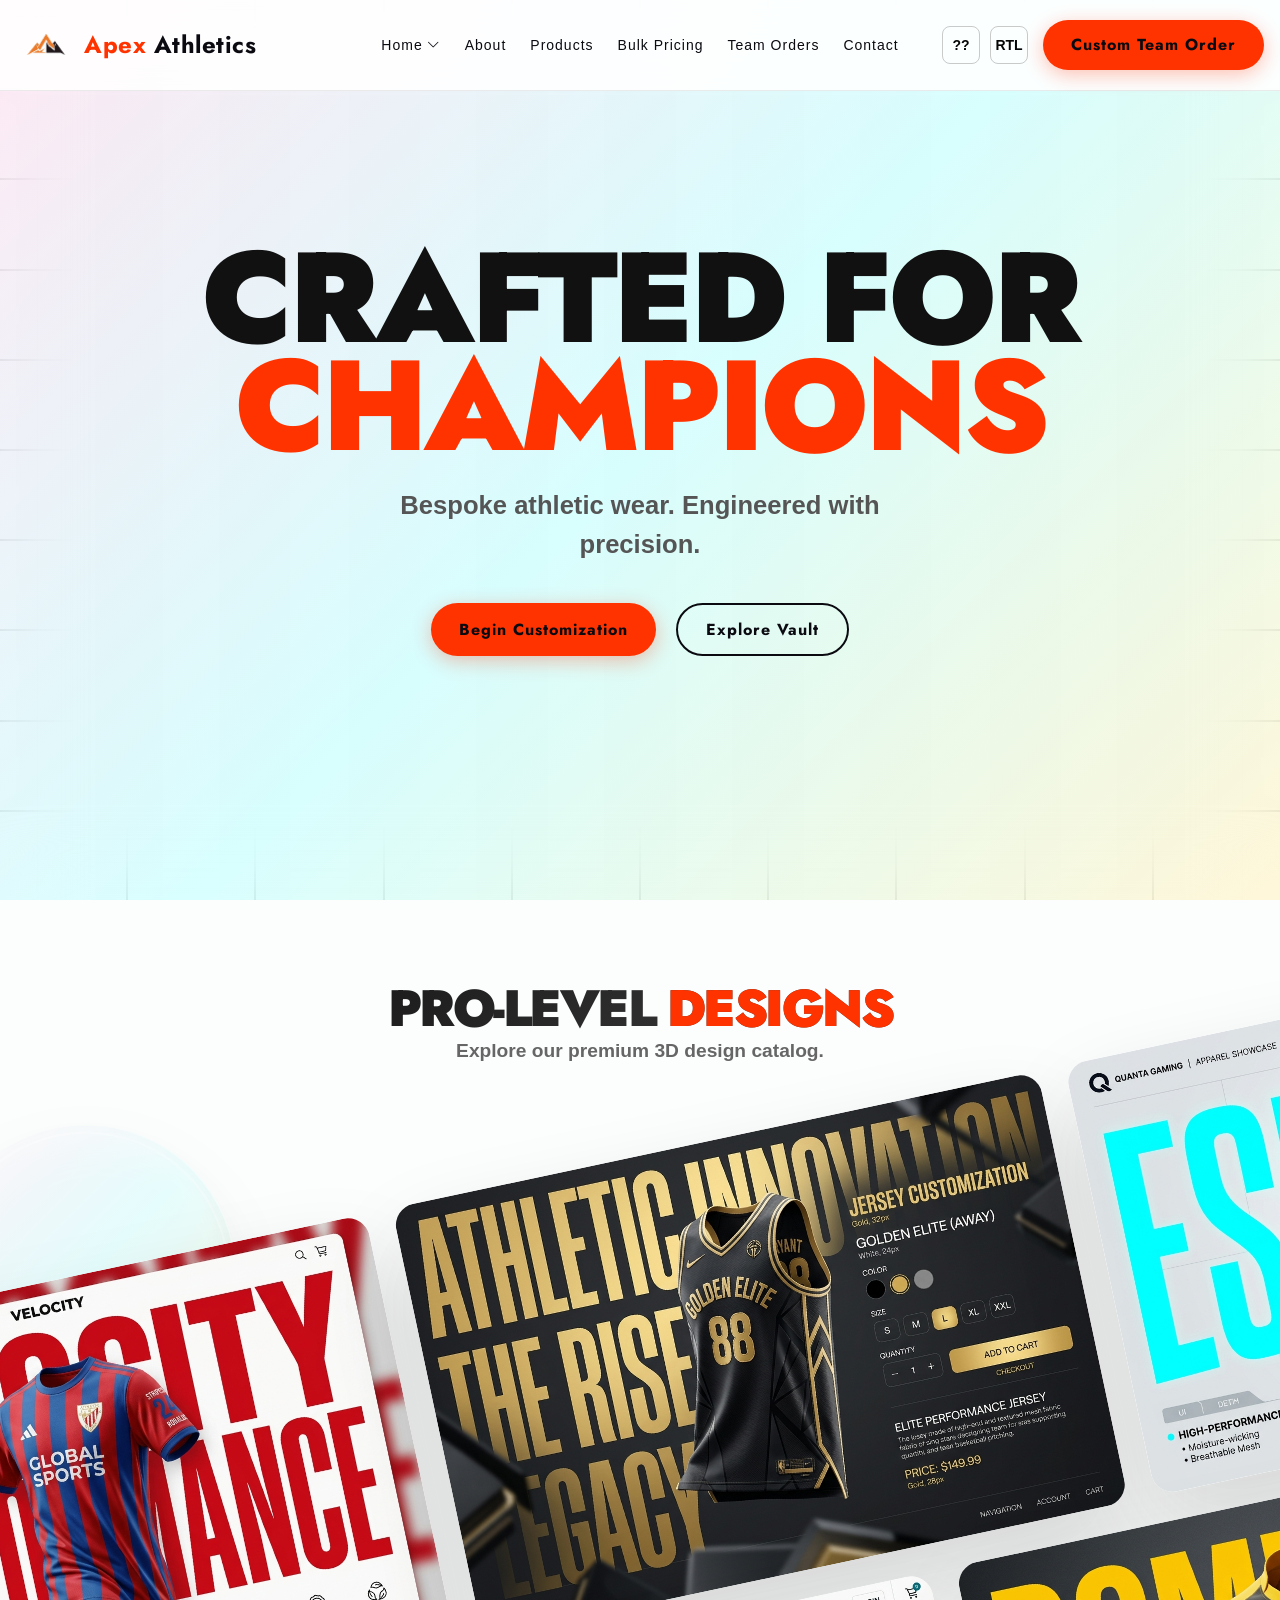
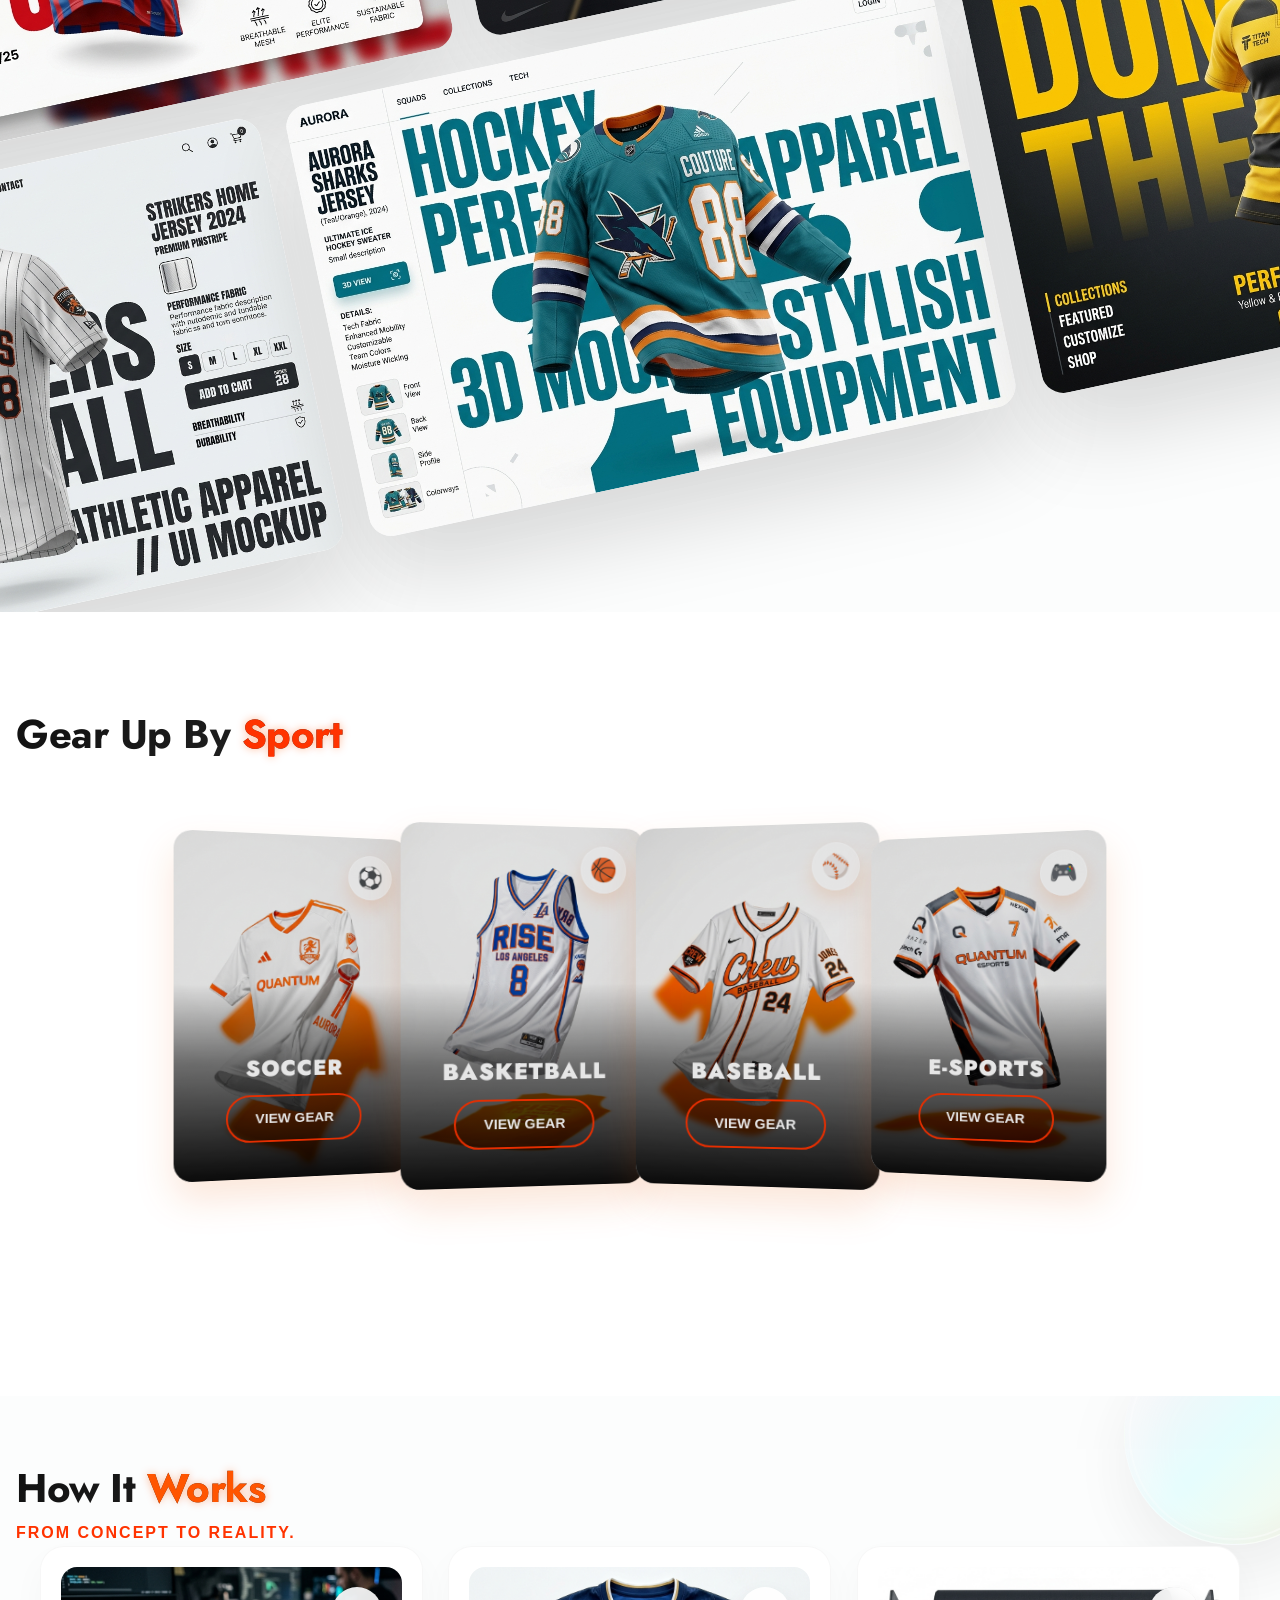
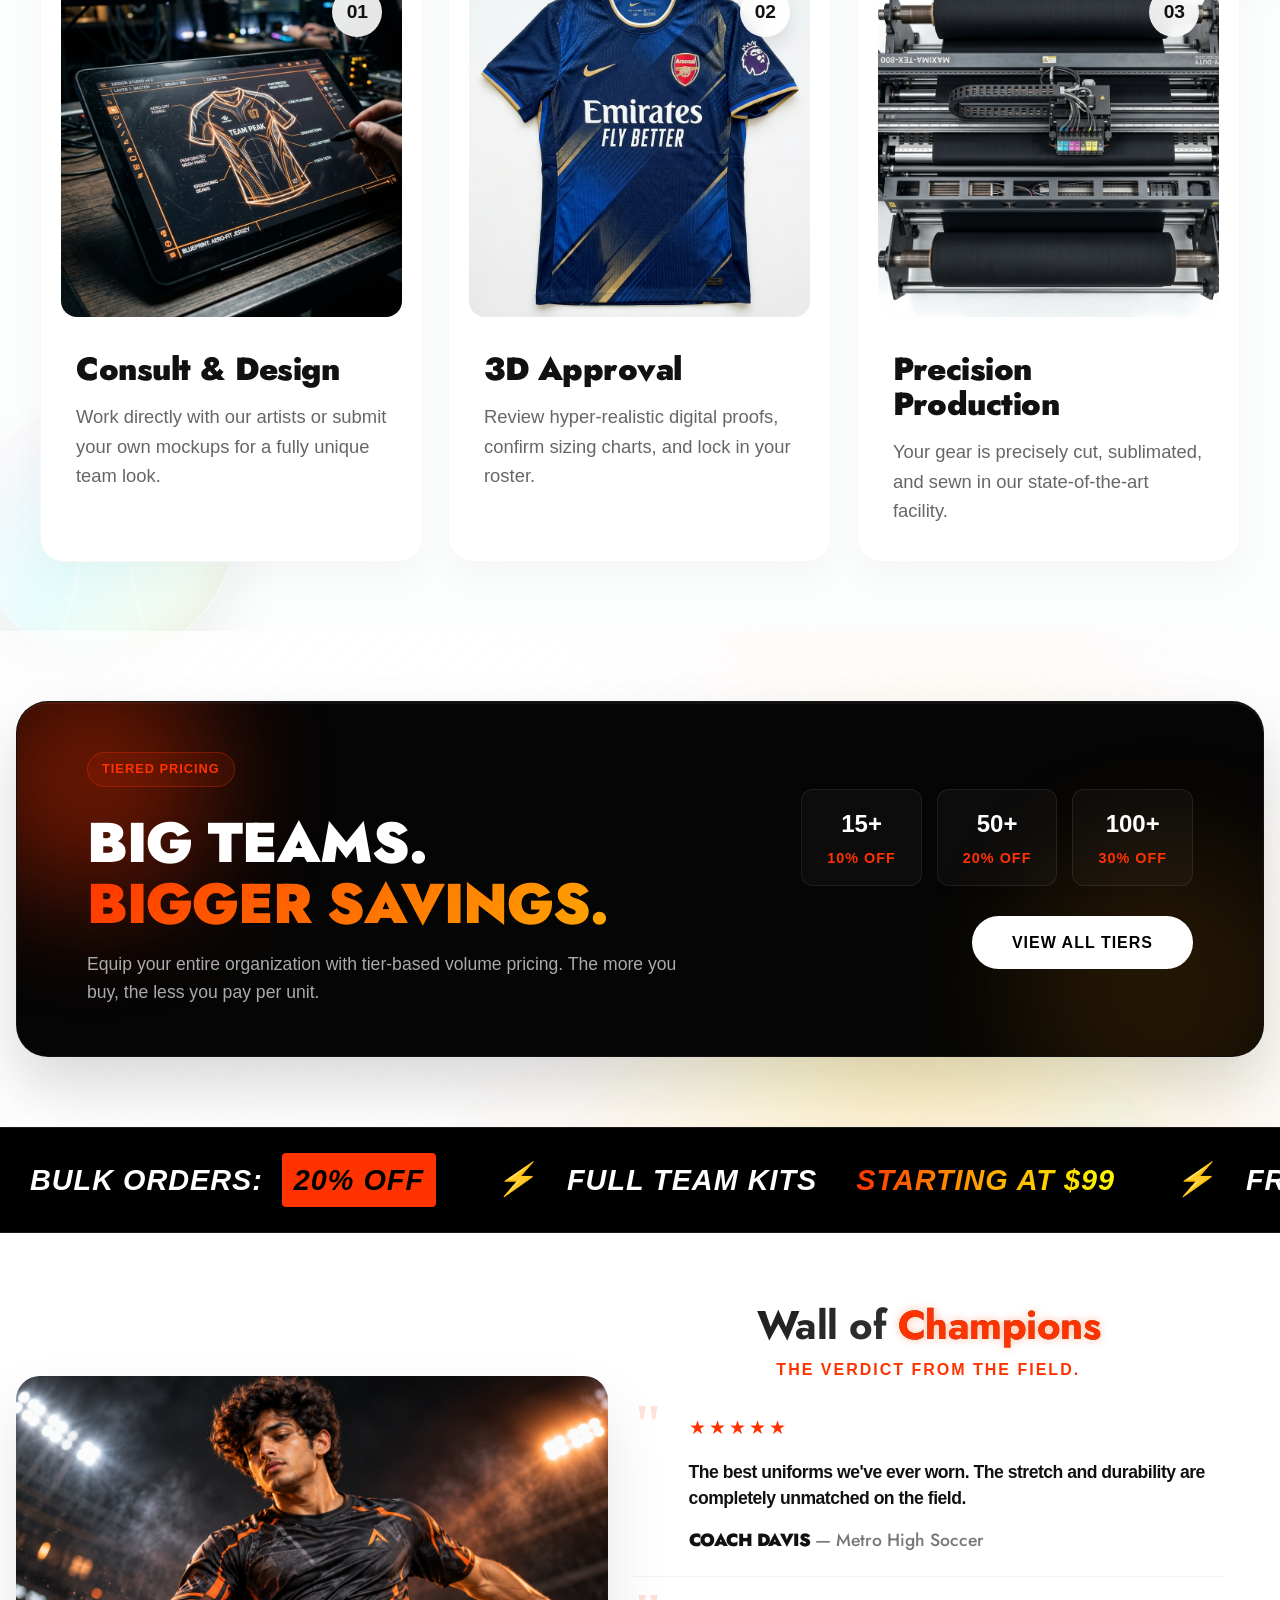
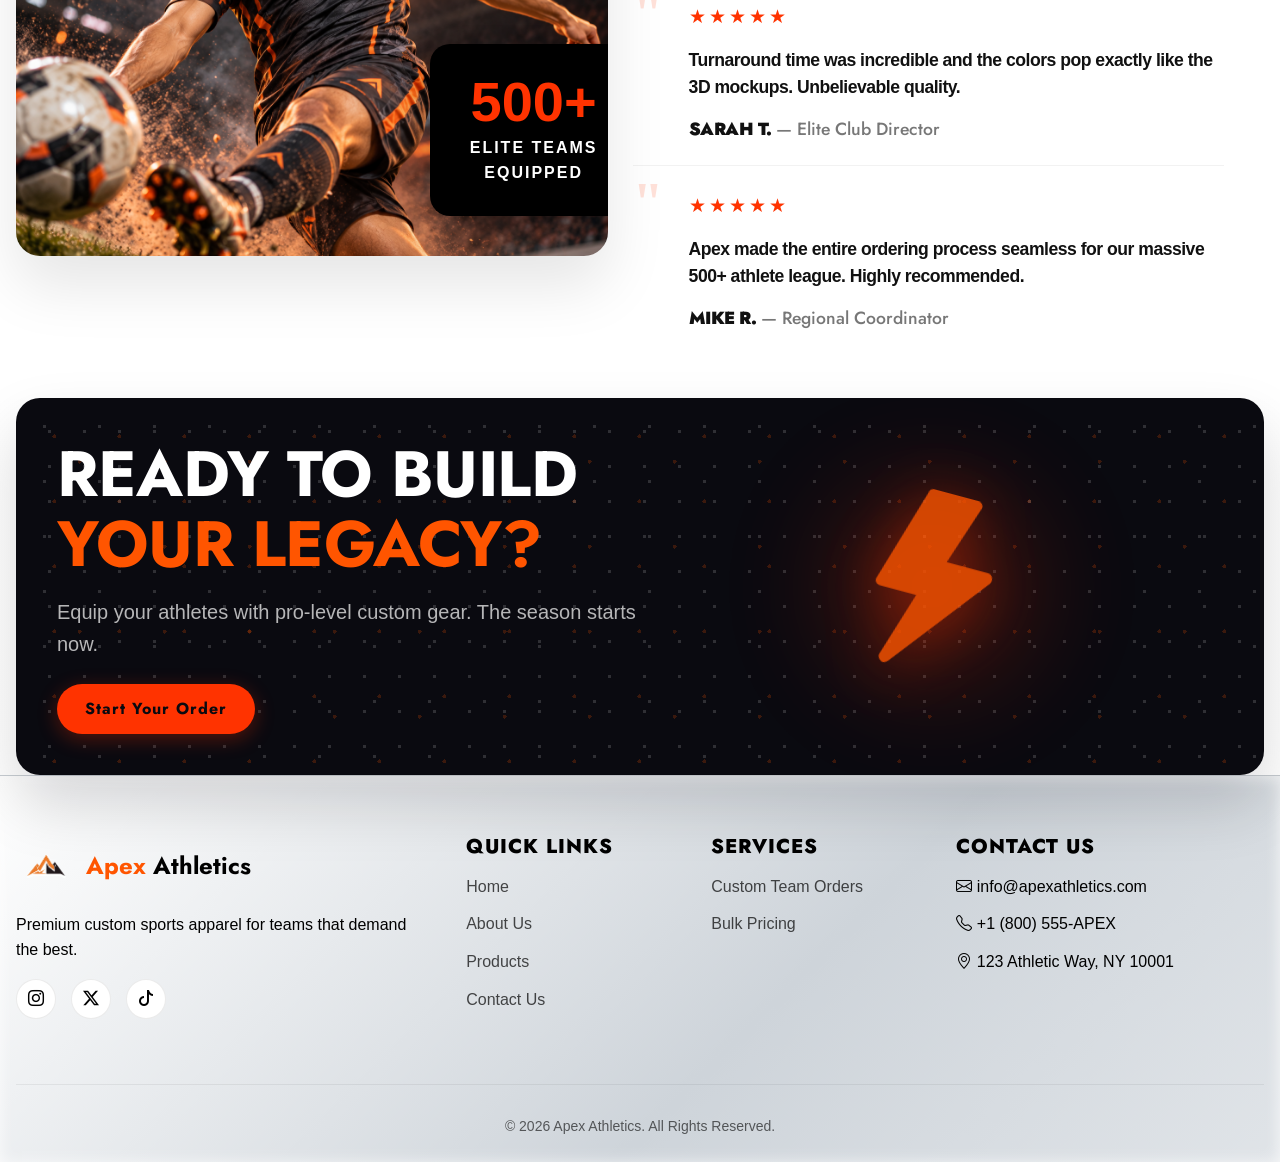
<file: pages/home2.html>
<!DOCTYPE html>
<html lang="en">
<head>
  <meta charset="UTF-8">
  <meta name="viewport" content="width=device-width, initial-scale=1.0">
  <title>Apex Athletics | Premium Edition</title>
  <link rel="icon" href="../assets/images/sports_logo.png" type="image/jpeg">
  <!-- Core CSS -->
  <link rel="stylesheet" href="../assets/css/home2.css">
  <!-- AOS CSS -->
  <link href="https://unpkg.com/aos@2.3.1/dist/aos.css" rel="stylesheet">
  <!-- Bootstrap Icons -->
  <link rel="stylesheet" href="https://cdn.jsdelivr.net/npm/bootstrap-icons@1.10.5/font/bootstrap-icons.css">
</head>
<body>

  <!-- AMBIENT LOOPING BACKGROUND (Live Wallpaper metaphor) -->
  <div class="ambient-canvas">
    <div class="ambient-orb orb-primary"></div>
    <div class="ambient-orb orb-secondary"></div>
    <div class="ambient-orb orb-accent"></div>
  </div>

  <header class="site-header">
    <div class="container nav-container">
        <div class="logo">
          <a href="index.html" class="logo-link">
            <img src="../assets/images/sports_logo.png" alt="Apex Athletics Logo" />
          </a>
          <a href="index.html" class="brand-link">
            <span class="logo-text"><span class="color-1">Apex</span> <span class="color-2">Athletics</span></span>
          </a>
        </div>
      
      <input type="checkbox" id="menu-toggle" class="menu-toggle-checkbox">
      <label for="menu-toggle" class="menu-toggle-label">
        <i class="bi bi-list"></i>
      </label>
      
      <ul class="nav-links">
        <li class="nav-item dropdown">
          <a href="index.html" class="nav-link dropdown-toggle" id="homeDropdown">Home <i class="bi bi-chevron-down" style="font-size:0.8rem; margin-top:2px;"></i></a>
          <ul class="dropdown-menu">
            <li><a href="index.html">Home V1 (Classic)</a></li>
            <li><a href="home2.html">Home V2 (Premium)</a></li>
          </ul>
        </li>
        <li><a href="about.html">About</a></li>
        <li><a href="products.html">Products</a></li>
        <li><a href="bulk.html">Bulk Pricing</a></li>
        <li><a href="order.html">Team Orders</a></li>
        <li><a href="contact.html">Contact</a></li>
      </ul>
      <div class="header-cta">
        <a href="contact.html#quote-form" class="btn btn-primary">Custom Team Order</a>
      </div>
    </div>
  </header>

  
  
  
    <!-- SECTION 1: STUDIO HERO -->
  <section class="grid-hero-section">
    
    <!-- The Interactive Background Matrix -->
    <div class="interactive-grid">
      <!-- Row -->
      <div class="grid-cell"></div><div class="grid-cell"></div><div class="grid-cell"></div><div class="grid-cell"></div><div class="grid-cell"></div><div class="grid-cell"></div><div class="grid-cell"></div><div class="grid-cell"></div><div class="grid-cell"></div><div class="grid-cell"></div>
      <!-- Row -->
      <div class="grid-cell"></div><div class="grid-cell"></div><div class="grid-cell"></div><div class="grid-cell"></div><div class="grid-cell"></div><div class="grid-cell"></div><div class="grid-cell"></div><div class="grid-cell"></div><div class="grid-cell"></div><div class="grid-cell"></div>
      <!-- Row -->
      <div class="grid-cell"></div><div class="grid-cell"></div><div class="grid-cell"></div><div class="grid-cell"></div><div class="grid-cell"></div><div class="grid-cell"></div><div class="grid-cell"></div><div class="grid-cell"></div><div class="grid-cell"></div><div class="grid-cell"></div>
      <!-- Row -->
      <div class="grid-cell"></div><div class="grid-cell"></div><div class="grid-cell"></div><div class="grid-cell"></div><div class="grid-cell"></div><div class="grid-cell"></div><div class="grid-cell"></div><div class="grid-cell"></div><div class="grid-cell"></div><div class="grid-cell"></div>
      <!-- Row -->
      <div class="grid-cell"></div><div class="grid-cell"></div><div class="grid-cell"></div><div class="grid-cell"></div><div class="grid-cell"></div><div class="grid-cell"></div><div class="grid-cell"></div><div class="grid-cell"></div><div class="grid-cell"></div><div class="grid-cell"></div>
      <!-- Row -->
      <div class="grid-cell"></div><div class="grid-cell"></div><div class="grid-cell"></div><div class="grid-cell"></div><div class="grid-cell"></div><div class="grid-cell"></div><div class="grid-cell"></div><div class="grid-cell"></div><div class="grid-cell"></div><div class="grid-cell"></div>
      <!-- Row -->
      <div class="grid-cell"></div><div class="grid-cell"></div><div class="grid-cell"></div><div class="grid-cell"></div><div class="grid-cell"></div><div class="grid-cell"></div><div class="grid-cell"></div><div class="grid-cell"></div><div class="grid-cell"></div><div class="grid-cell"></div>
      <!-- Row -->
      <div class="grid-cell"></div><div class="grid-cell"></div><div class="grid-cell"></div><div class="grid-cell"></div><div class="grid-cell"></div><div class="grid-cell"></div><div class="grid-cell"></div><div class="grid-cell"></div><div class="grid-cell"></div><div class="grid-cell"></div>
      <!-- Row -->
      <div class="grid-cell"></div><div class="grid-cell"></div><div class="grid-cell"></div><div class="grid-cell"></div><div class="grid-cell"></div><div class="grid-cell"></div><div class="grid-cell"></div><div class="grid-cell"></div><div class="grid-cell"></div><div class="grid-cell"></div>
      <!-- Row -->
      <div class="grid-cell"></div><div class="grid-cell"></div><div class="grid-cell"></div><div class="grid-cell"></div><div class="grid-cell"></div><div class="grid-cell"></div><div class="grid-cell"></div><div class="grid-cell"></div><div class="grid-cell"></div><div class="grid-cell"></div>
    </div>
    
    <!-- Frosted Glass Layer -->
    <div class="glass-overlay"></div>

    <!-- Center Typography Overlay -->
    <div class="overlay-text">
      <h1 class="hero-mega-text">CRAFTED FOR<br><span class="accent-text">CHAMPIONS</span></h1>
      <p class="hero-sub-text">Bespoke athletic wear. Engineered with precision.</p>
      <div class="hero-actions">
        <a href="order.html" class="btn btn-primary">Begin Customization</a>
        <a href="products.html" class="btn btn-outline">Explore Vault</a>
      </div>
    </div>

  </section>

  
  <!-- AMBIENT 3D GLASS SPORTS BALLS (Starts after hero section) -->
  <div class="ambient-glass-space">
    <div class="glass-ball gb-1 basketball"></div>
    <div class="glass-ball gb-2 tennis"></div>
    <div class="glass-ball gb-3 generic"></div>
    <div class="glass-ball gb-4 basketball"></div>
    <div class="glass-ball gb-5 tennis"></div>
    <div class="glass-ball gb-6 generic"></div>
    <div class="glass-ball gb-7 basketball"></div>
    <div class="glass-ball gb-8 tennis"></div>
  </div>

  <!-- SECTION 2: PRO-LEVEL DESIGNS (3D SCROLLING MARQUEE) -->
  <section class="designs-prm marquee-section">
    <div class="marquee-header" data-aos="fade-up" data-aos-duration="1000">
      <h2>Pro-Level <span class="accent-text">Designs</span></h2>
      <p>Explore our premium 3D design catalog.</p>
    </div>
    
    <!-- 3D Scattered Marquee Container -->
    <div class="marquee-3d-wrapper">
      
      <!-- Track 1 (Left to Right) -->
      <div class="marquee-track track-left">
        <div class="marquee-content">
          <div class="marquee-card"><img src="../assets/images/marquee_card_soccer.jpg" alt="Soccer"></div>
          <div class="marquee-card"><img src="../assets/images/marquee_card_basket.jpg" alt="Basketball"></div>
          <div class="marquee-card"><img src="../assets/images/marquee_card_esports.jpg" alt="Esports"></div>
          <div class="marquee-card"><img src="../assets/images/marquee_card_football.jpg" alt="Football"></div>
          <!-- Duplicate for infinite scroll -->
          <div class="marquee-card"><img src="../assets/images/marquee_card_soccer.jpg" alt="Soccer"></div>
          <div class="marquee-card"><img src="../assets/images/marquee_card_basket.jpg" alt="Basketball"></div>
          <div class="marquee-card"><img src="../assets/images/marquee_card_esports.jpg" alt="Esports"></div>
          <div class="marquee-card"><img src="../assets/images/marquee_card_football.jpg" alt="Football"></div>
        </div>
      </div>

            <!-- Track 2 (Right to Left) -->
      <div class="marquee-track track-right" style="margin-left: -15vw;">
        <div class="marquee-content">
          <div class="marquee-card"><img src="../assets/images/marquee_card_baseball.jpg" alt="Baseball"></div>
          <div class="marquee-card"><img src="../assets/images/marquee_card_hockey.jpg" alt="Ice Hockey"></div>
          <div class="marquee-card"><img src="../assets/images/marquee_card_rugby.jpg" alt="Rugby"></div>
          <div class="marquee-card"><img src="../assets/images/marquee_card_volleyball.jpg" alt="Volleyball"></div>
          <!-- Duplicate for infinite scroll -->
          <div class="marquee-card"><img src="../assets/images/marquee_card_baseball.jpg" alt="Baseball"></div>
          <div class="marquee-card"><img src="../assets/images/marquee_card_hockey.jpg" alt="Ice Hockey"></div>
          <div class="marquee-card"><img src="../assets/images/marquee_card_rugby.jpg" alt="Rugby"></div>
          <div class="marquee-card"><img src="../assets/images/marquee_card_volleyball.jpg" alt="Volleyball"></div>
        </div>
      </div>
      </div>
      
    </div>
  </section>

  <!-- SECTION 3: GEAR UP BY SPORT (3D COVERFLOW) -->
  <section class="sports-prm coverflow-section">
    <div class="container">
      <div class="section-header-prm" data-aos="fade-up" data-aos-duration="1000">
        <h2>Gear Up By <span class="accent-text">Sport</span></h2>
      </div>
    </div>
    
    <div class="coverflow-wrapper">
      
      <!-- Card 1: Soccer -->
      <a href="products.html" class="coverflow-card">
        <div class="cf-icon-badge">&#x26BD;</div>
        <img src="../assets/images/light_sport_soccer.jpg" alt="Soccer">
        <div class="cf-content">
          <h3>Soccer</h3>
          <span class="cf-btn">View Gear</span>
        </div>
      </a>

      <!-- Card 2: Basketball -->
      <a href="products.html" class="coverflow-card">
        <div class="cf-icon-badge">&#x1F3C0;</div>
        <img src="../assets/images/light_sport_basket.jpg" alt="Basketball">
        <div class="cf-content">
          <h3>Basketball</h3>
          <span class="cf-btn">View Gear</span>
        </div>
      </a>

      <!-- Card 3: Baseball -->
      <a href="products.html" class="coverflow-card">
        <div class="cf-icon-badge">&#x26BE;</div>
        <img src="../assets/images/light_sport_baseball.jpg" alt="Baseball">
        <div class="cf-content">
          <h3>Baseball</h3>
          <span class="cf-btn">View Gear</span>
        </div>
      </a>

      <!-- Card 4: Esports -->
      <a href="products.html" class="coverflow-card">
        <div class="cf-icon-badge">&#x1F3AE;</div>
        <img src="../assets/images/light_sport_esports.jpg" alt="Esports">
        <div class="cf-content">
          <h3>E-Sports</h3>
          <span class="cf-btn">View Gear</span>
        </div>
      </a>

    </div>
  </section>

  <!-- SECTION 4: HOW IT WORKS -->
  <section class="process-section-clean">
    <div class="container">
      <div class="section-header-prm" data-aos="fade-up" data-aos-duration="1000">
        <h2>How It <span class="accent-text">Works</span></h2>
        <p style="color: var(--premium-accent); font-weight: 700; letter-spacing: 2px; text-transform: uppercase;">From Concept to Reality.</p>
      </div>
    </div>
    
    <div class="process-grid-clean">
      <!-- Step 1 -->
      <div class="process-card-clean" data-aos="fade-up" data-aos-duration="1000" data-aos-delay="0">
        <div class="pcc-img-wrap">
          <img src="../assets/images/process_design.jpg" alt="Design">
          <div class="pcc-number">01</div>
        </div>
        <div class="pcc-content">
          <h3>Consult & Design</h3>
          <p>Work directly with our artists or submit your own mockups for a fully unique team look.</p>
        </div>
      </div>
      
      <!-- Step 2 -->
      <div class="process-card-clean" data-aos="fade-up" data-aos-duration="1000" data-aos-delay="150">
        <div class="pcc-img-wrap">
          <img src="../assets/images/jersey_mockup.jpg" alt="Approve">
          <div class="pcc-number">02</div>
        </div>
        <div class="pcc-content">
          <h3>3D Approval</h3>
          <p>Review hyper-realistic digital proofs, confirm sizing charts, and lock in your roster.</p>
        </div>
      </div>
      
      <!-- Step 3 -->
      <div class="process-card-clean" data-aos="fade-up" data-aos-duration="1000" data-aos-delay="300">
        <div class="pcc-img-wrap">
          <img src="../assets/images/textile_printer_top.jpg" alt="Production">
          <div class="pcc-number">03</div>
        </div>
        <div class="pcc-content">
          <h3>Precision Production</h3>
          <p>Your gear is precisely cut, sublimated, and sewn in our state-of-the-art facility.</p>
        </div>
      </div>
    </div>
  </section>

  <!-- SECTION 5: BULK PROMO (PREMIUM HOLOGRAPHIC) -->
  <section class="bulk-prm-interactive">
    <div class="container">
      <div class="bulk-holo-wrapper" data-aos="zoom-y" data-aos-duration="1200">
        
        <div class="bulk-holo-card">
          <!-- The shimmering holographic glare -->
          <div class="holo-glare"></div>
          
          <!-- Inner content -->
          <div class="holo-content">
            <div class="holo-left">
              <div class="holo-badge">TIERED PRICING</div>
              <h2>BIG TEAMS.<br><span>BIGGER SAVINGS.</span></h2>
              <p>Equip your entire organization with tier-based volume pricing. The more you buy, the less you pay per unit.</p>
            </div>
            
            <div class="holo-right">
              <div class="holo-tiers">
                <div class="tier-box">
                  <span class="t-qty">15+</span>
                  <span class="t-off">10% OFF</span>
                </div>
                <div class="tier-box">
                  <span class="t-qty">50+</span>
                  <span class="t-off">20% OFF</span>
                </div>
                <div class="tier-box">
                  <span class="t-qty">100+</span>
                  <span class="t-off">30% OFF</span>
                </div>
              </div>
              <a href="bulk.html" class="holo-btn">View All Tiers</a>
            </div>
          </div>
          
          <!-- Decorative UI Elements -->
          <div class="holo-dec-1"></div>
          <div class="holo-dec-2"></div>
        </div>

      </div>
    </div>
  </section>

  <!-- SECTION 6: OFFER SCROLL MARQUEE -->
  <section class="offer-marquee-section">
    <div class="offer-marquee-track">
      <!-- Original Content -->
      <div class="offer-marquee-content">
        <span>BULK ORDERS: <span class="strobe-box">20% OFF</span></span>
        <span class="sep">&#x26A1;</span>
        <span>FULL TEAM KITS <span class="lava-text">STARTING AT $99</span></span>
        <span class="sep">&#x26A1;</span>
        <span>FREE CUSTOMIZATION <span class="strobe-box">ORDERS 50+</span></span>
        <span class="sep">&#x26A1;</span>
        <span class="lava-text">PRO-LEVEL FABRICS</span>
        <span class="sep">&#x26A1;</span>
      </div>
      <!-- Duplicated Content for Seamless Infinite Loop -->
      <div class="offer-marquee-content" aria-hidden="true">
        <span>BULK ORDERS: <span class="strobe-box">20% OFF</span></span>
        <span class="sep">&#x26A1;</span>
        <span>FULL TEAM KITS <span class="lava-text">STARTING AT $99</span></span>
        <span class="sep">&#x26A1;</span>
        <span>FREE CUSTOMIZATION <span class="strobe-box">ORDERS 50+</span></span>
        <span class="sep">&#x26A1;</span>
        <span class="lava-text">PRO-LEVEL FABRICS</span>
        <span class="sep">&#x26A1;</span>
      </div>
    </div>
  </section>

  <!-- SECTION 7: WALL OF CHAMPIONS -->
  <section class="champions-magazine">
    <div class="container mag-container">
      
      <!-- Left Editorial Image -->
      <div class="mag-left" data-aos="fade-right" data-aos-duration="1200">
        <div class="mag-img-wrapper">
          <img src="../assets/images/dynamic_soccer_kick.png" alt="Athletes in Action">
          <!-- Floating Stats Badge -->
          <div class="mag-floating-badge">
            <span class="badge-num">500+</span>
            <span class="badge-text">Elite Teams<br>Equipped</span>
          </div>
        </div>
      </div>

      <!-- Right Editorial Reviews -->
      <div class="mag-right">
        <div class="section-header-prm" data-aos="fade-left" data-aos-duration="1000">
          <h2>Wall of <span class="accent-text">Champions</span></h2>
          <p style="color: var(--premium-accent); font-weight: 700; letter-spacing: 2px; text-transform: uppercase;">The Verdict from the Field.</p>
        </div>
        
        <div class="mag-review-list">
          
          <!-- Review 1 -->
          <div class="mag-review-item" data-aos="fade-up" data-aos-delay="0" data-aos-duration="1000">
            <div class="mag-q-mark">"</div>
            <div class="mag-rev-body">
              <div class="mag-stars">&#9733;&#9733;&#9733;&#9733;&#9733;</div>
              <p class="mag-quote">The best uniforms we've ever worn. The stretch and durability are completely unmatched on the field.</p>
              <h4 class="mag-author">Coach Davis <span class="mag-title">&mdash; Metro High Soccer</span></h4>
            </div>
          </div>
          
          <!-- Review 2 -->
          <div class="mag-review-item" data-aos="fade-up" data-aos-delay="150" data-aos-duration="1000">
            <div class="mag-q-mark">"</div>
            <div class="mag-rev-body">
              <div class="mag-stars">&#9733;&#9733;&#9733;&#9733;&#9733;</div>
              <p class="mag-quote">Turnaround time was incredible and the colors pop exactly like the 3D mockups. Unbelievable quality.</p>
              <h4 class="mag-author">Sarah T. <span class="mag-title">&mdash; Elite Club Director</span></h4>
            </div>
          </div>
          
          <!-- Review 3 -->
          <div class="mag-review-item" data-aos="fade-up" data-aos-delay="300" data-aos-duration="1000">
            <div class="mag-q-mark">"</div>
            <div class="mag-rev-body">
              <div class="mag-stars">&#9733;&#9733;&#9733;&#9733;&#9733;</div>
              <p class="mag-quote">Apex made the entire ordering process seamless for our massive 500+ athlete league. Highly recommended.</p>
              <h4 class="mag-author">Mike R. <span class="mag-title">&mdash; Regional Coordinator</span></h4>
            </div>
          </div>

        </div>
      </div>

    </div>
  </section>

  <!-- SECTION 8: FINAL CTA -->
  <section class="section final-cta">
  <div class="container">
    <div class="cta-wrapper glass-panel">
      <div class="cta-content">
        <h2 class="cta-title scroll-text">READY TO BUILD<br><span>YOUR LEGACY?</span></h2>
        <p class="cta-desc scroll-text">Equip your athletes with pro-level custom gear. The season starts now.</p>
        <div class="cta-actions">
          <a href="order.html" class="btn btn-primary btn-large">Start Your Order</a>
        </div>
      </div>
      <div class="cta-visual">
        <div class="cta-glow"></div>
        <i class="bi bi-lightning-fill cta-icon"></i>
      </div>
    </div>
  </div>
</section>

  <footer class="site-footer">
    <div class="container">
      <div class="footer-grid">
        <div class="footer-col">
          <a href="index.html" class="footer-logo" style="display: inline-flex; align-items: center; gap: 10px;">
            <img src="../assets/images/sports_logo.png" alt="Apex Athletics Logo">
            <span class="logo-text" style="font-size: 1.5rem;"><span class="color-1">Apex</span> <span class="color-2">Athletics</span></span>
          </a>
          <p>Premium custom sports apparel for teams that demand the best.</p>
          <div class="social-links">
            <a href="#"><i class="bi bi-instagram"></i></a>
            <a href="#"><i class="bi bi-twitter-x"></i></a>
            <a href="#"><i class="bi bi-tiktok"></i></a>
          </div>
        </div>
        <div class="footer-col">
          <h4>Quick Links</h4>
          <ul>
            <li><a href="index.html">Home</a></li>
            <li><a href="about.html">About Us</a></li>
            <li><a href="products.html">Products</a></li>
            <li><a href="contact.html">Contact Us</a></li>
          </ul>
        </div>
        <div class="footer-col">
          <h4>Services</h4>
          <ul>
            <li><a href="order.html">Custom Team Orders</a></li>
            <li><a href="bulk.html">Bulk Pricing</a></li>
          </ul>
        </div>
        <div class="footer-col">
          <h4>Contact Us</h4>
          <ul>
            <li><i class="bi bi-envelope"></i> info@apexathletics.com</li>
            <li><i class="bi bi-telephone"></i> +1 (800) 555-APEX</li>
            <li><i class="bi bi-geo-alt"></i> 123 Athletic Way, NY 10001</li>
          </ul>
        </div>
      </div>
      <div class="footer-bottom">
        <p>&copy; 2026 Apex Athletics. All Rights Reserved.</p>
      </div>
    </div>
  </footer>

  <!-- AOS JS -->
  <script src="https://unpkg.com/aos@2.3.1/dist/aos.js"></script>
  <!-- Initialize Animations -->
  <script>
    document.addEventListener("DOMContentLoaded", function() {
      AOS.init({
        easing: 'ease-out-cubic',
        once: true,
        offset: 50
      });

      // Mobile dropdown toggles
      const dropdowns = document.querySelectorAll('.nav-item.dropdown');
      dropdowns.forEach(dd => {
        const toggle = dd.querySelector('.dropdown-toggle');
        toggle.addEventListener('click', function(e) {
          e.preventDefault();
          dd.classList.toggle('active');
        });
      });
    });
  </script>
<script src="../assets/js/theme.js"></script>
</body>
</html>
</file>
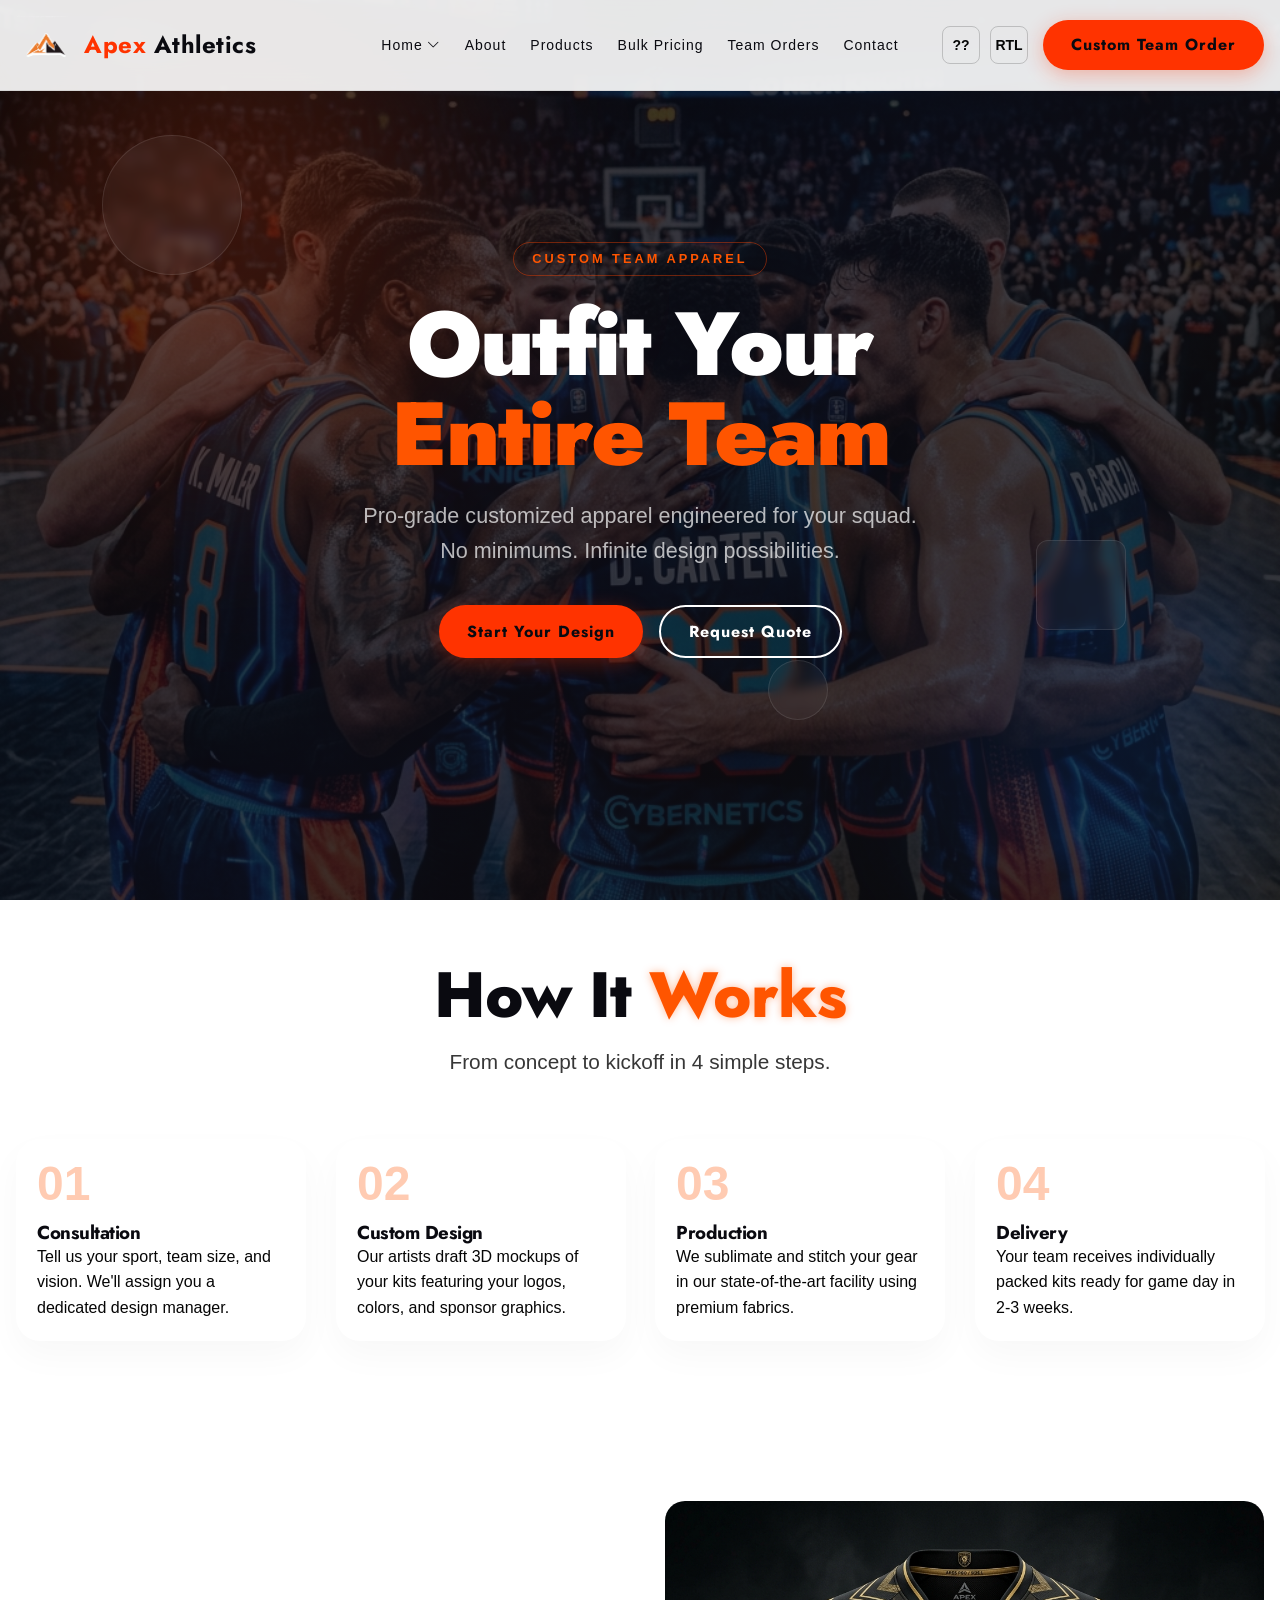
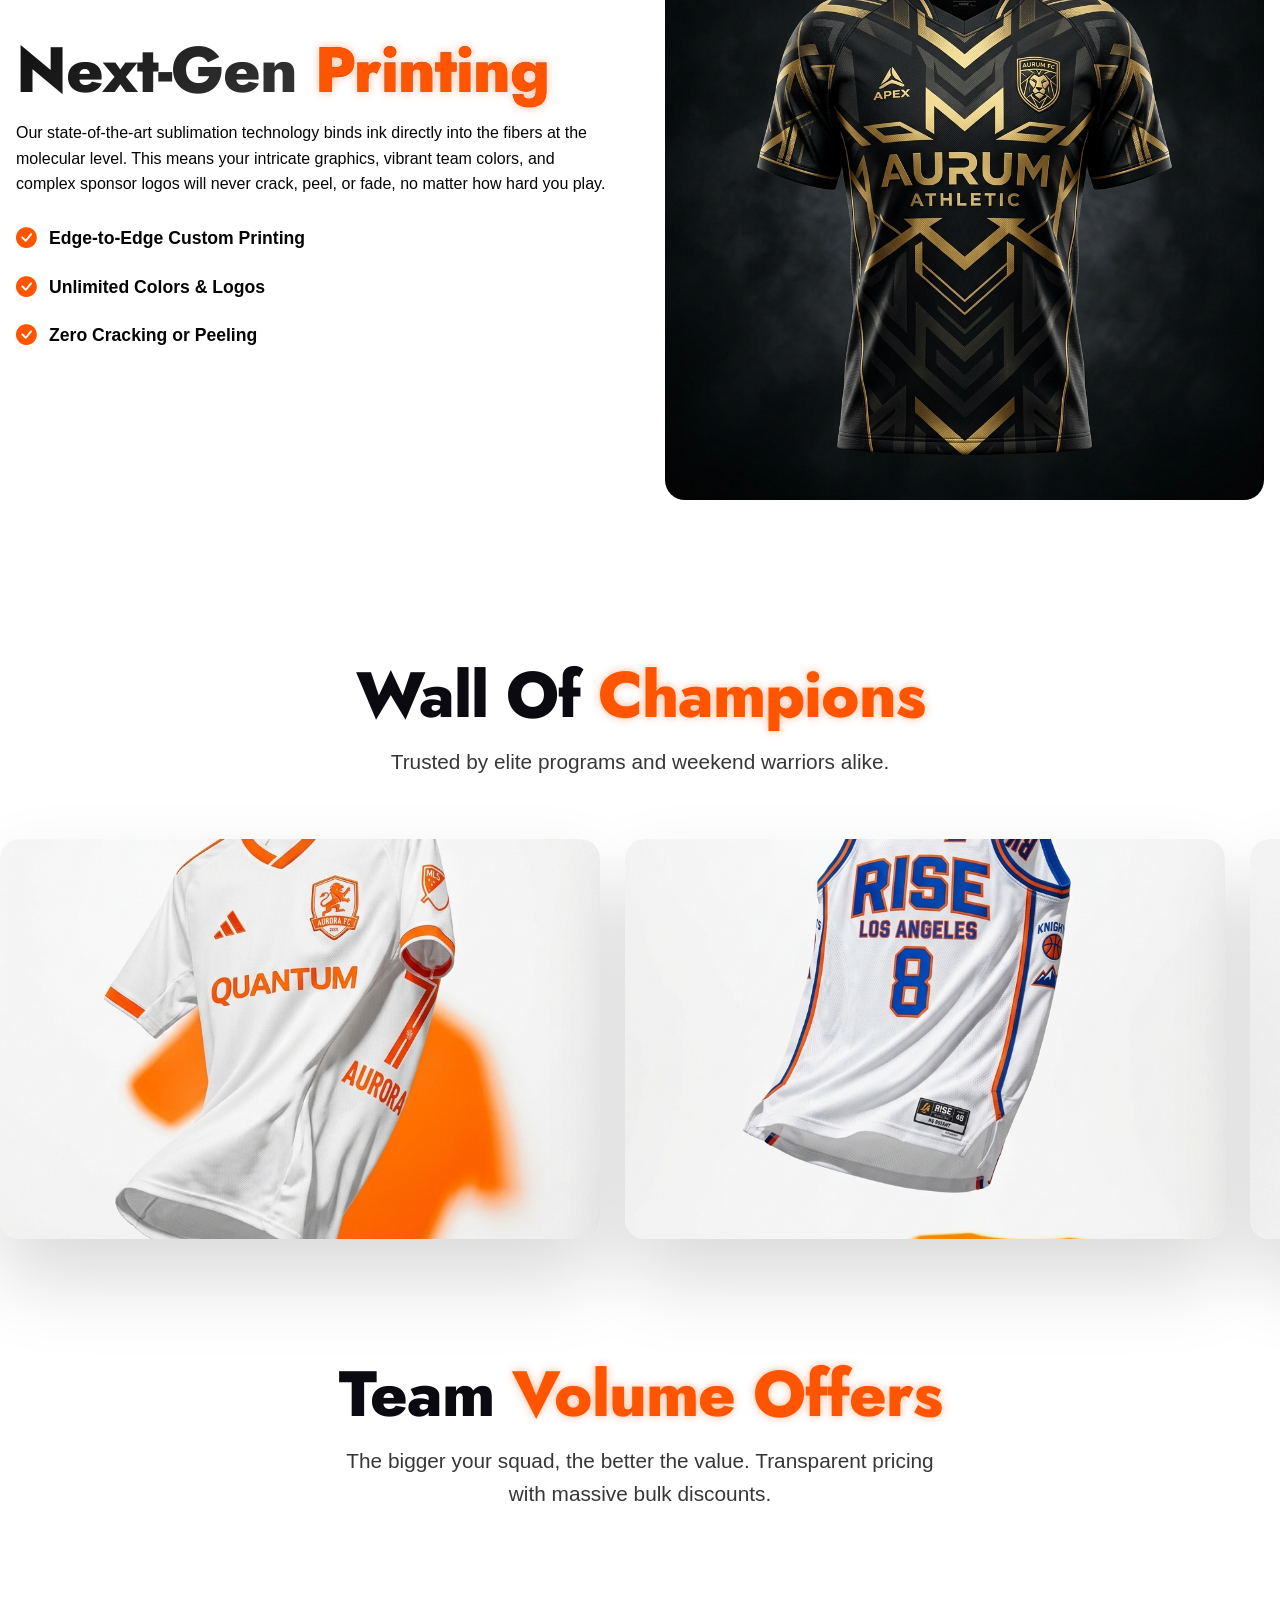
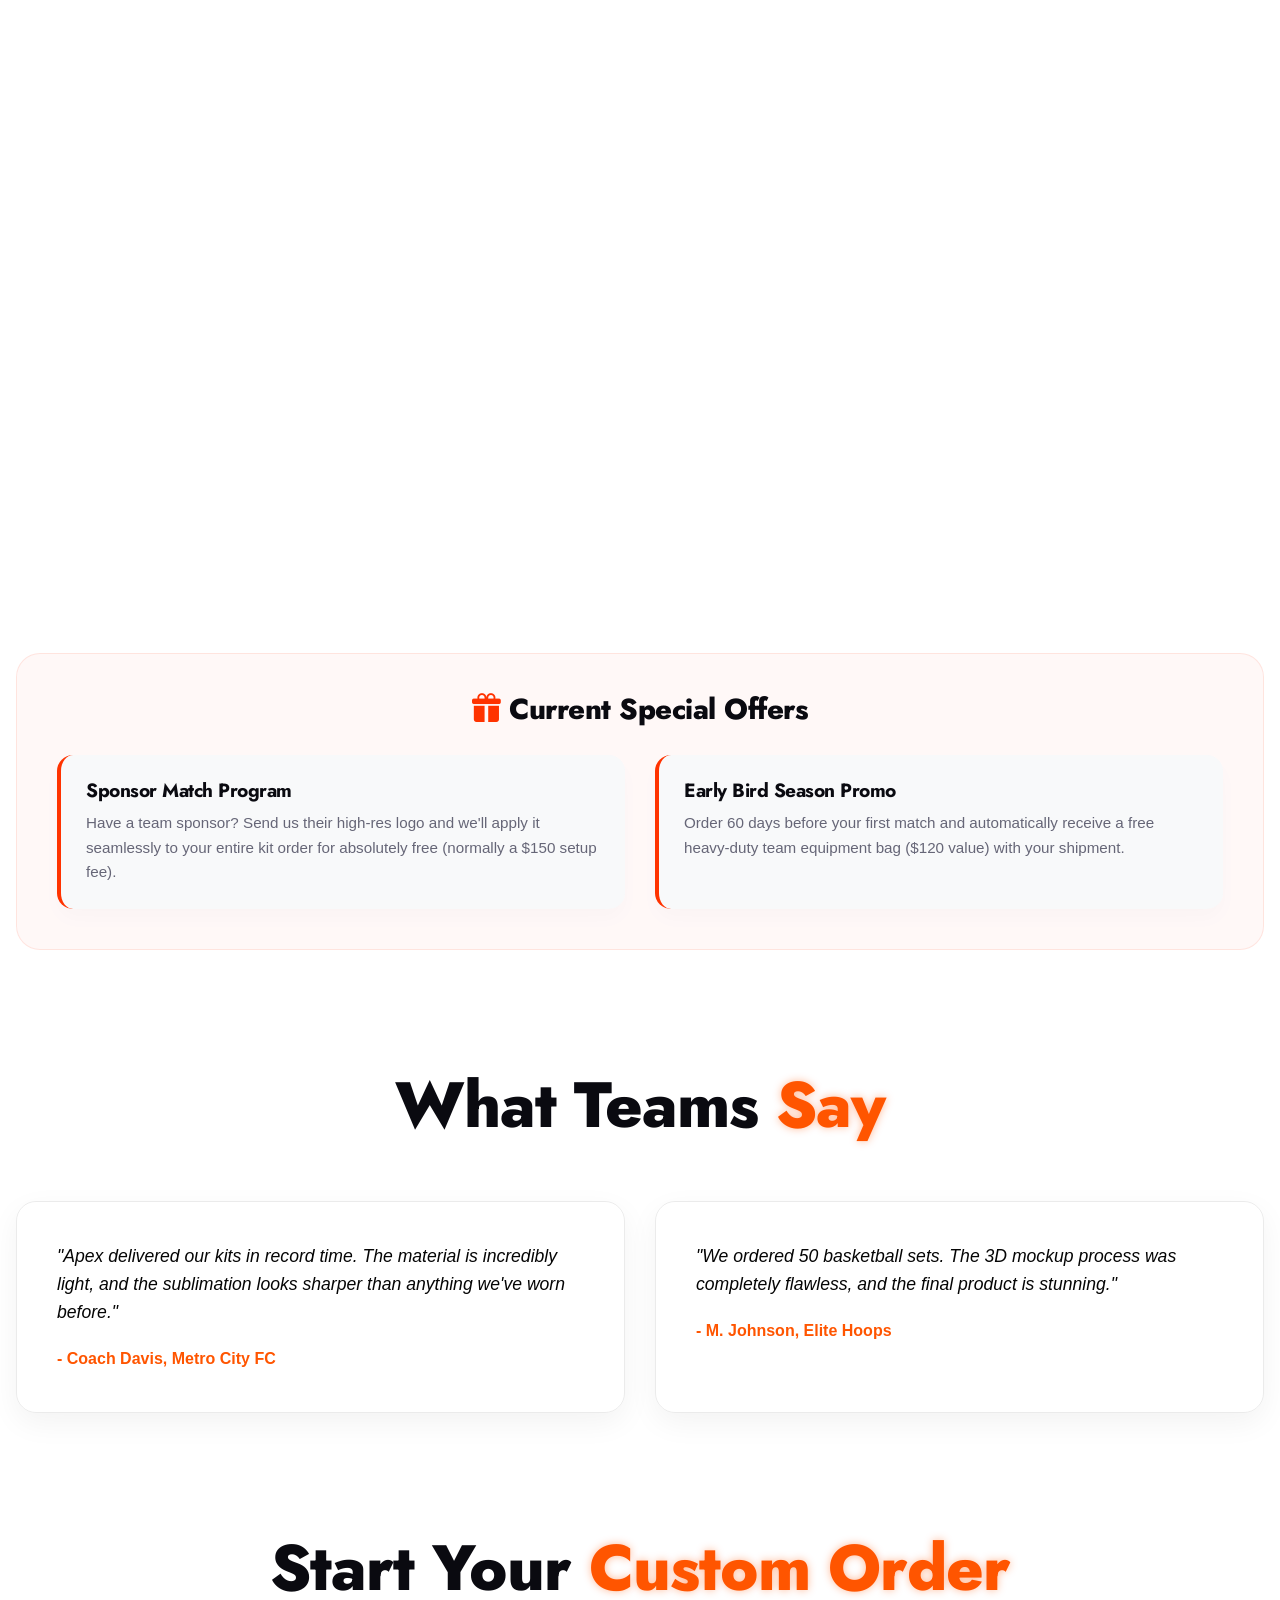
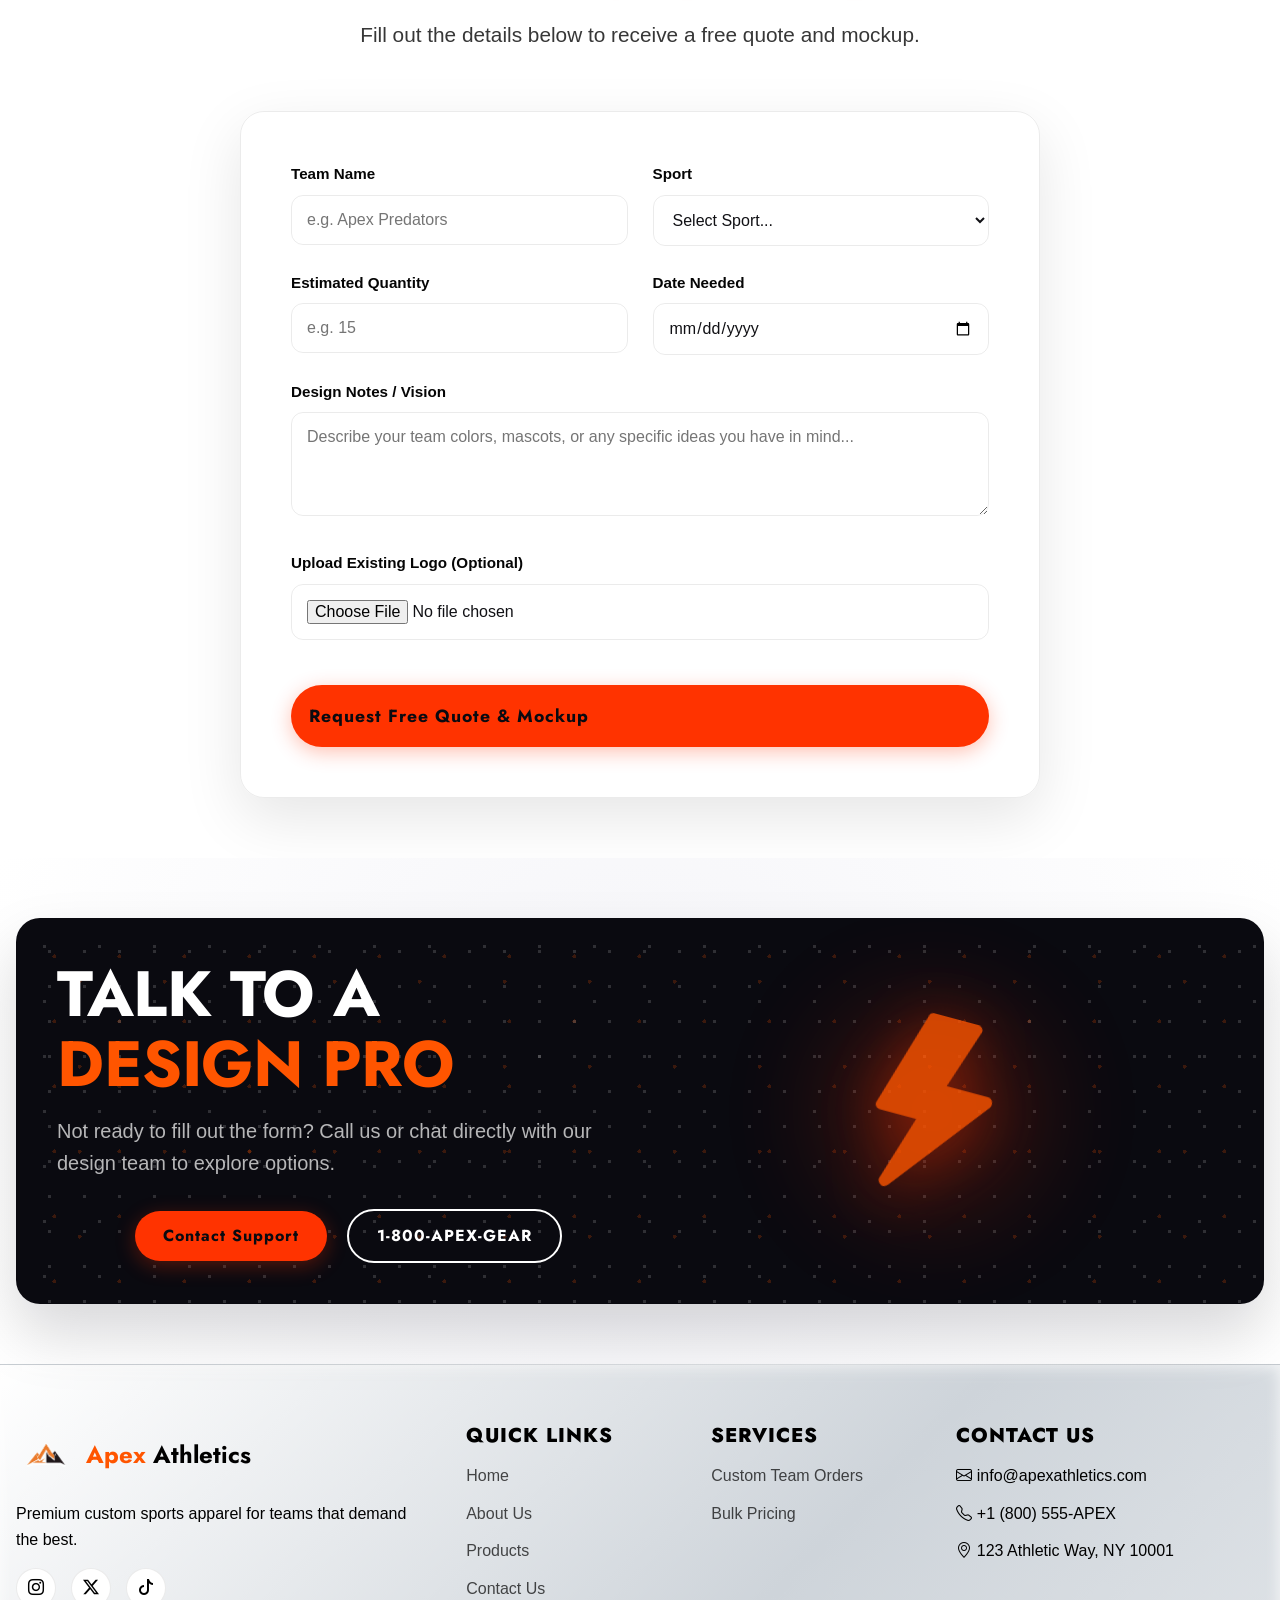
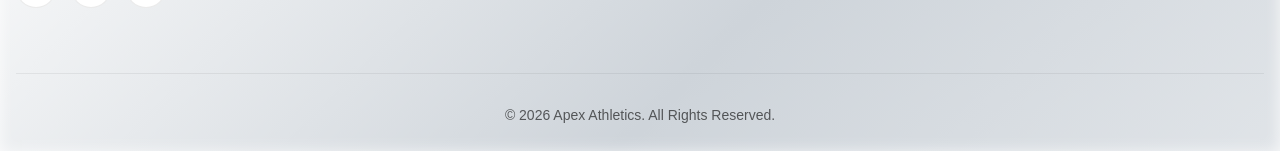
<file: pages/order.html>
<!DOCTYPE html>
<html lang="en" dir="ltr" data-theme="light">
<head>
  <meta charset="UTF-8">
  <meta name="viewport" content="width=device-width, initial-scale=1.0">
  <title>Apex - Custom Team Order</title>
  <link rel="stylesheet" href="../assets/css/global.css">
  <link rel="stylesheet" href="../assets/css/home2.css">
  <link rel="stylesheet" href="../assets/css/order.css">
  <link rel="stylesheet" href="https://unpkg.com/aos@2.3.1/dist/aos.css" />
  <link rel="stylesheet" href="https://cdn.jsdelivr.net/npm/bootstrap-icons@1.11.1/font/bootstrap-icons.css">
</head>
<body>

  <!-- HEADER -->
  <header class="site-header">
    <div class="container nav-container">
        <div class="logo">
          <a href="index.html" class="logo-link">
            <img src="../assets/images/sports_logo.png" alt="Apex Athletics Logo" />
          </a>
          <a href="index.html" class="brand-link">
            <span class="logo-text"><span class="color-1">Apex</span> <span class="color-2">Athletics</span></span>
          </a>
        </div>
      
      <input type="checkbox" id="menu-toggle" class="menu-toggle-checkbox">
      <label for="menu-toggle" class="menu-toggle-label">
        <i class="bi bi-list"></i>
      </label>
      
      <ul class="nav-links">
        <li class="nav-item dropdown">
          <a href="index.html" class="nav-link dropdown-toggle" id="homeDropdown">Home <i class="bi bi-chevron-down" style="font-size:0.8rem; margin-top:2px;"></i></a>
          <ul class="dropdown-menu">
            <li><a href="index.html">Home V1 (Classic)</a></li>
            <li><a href="home2.html">Home V2 (Premium)</a></li>
          </ul>
        </li>
        <li><a href="about.html">About</a></li>
        <li><a href="products.html">Products</a></li>
        <li><a href="bulk.html">Bulk Pricing</a></li>
        <li><a href="order.html">Team Orders</a></li>
        <li><a href="contact.html">Contact</a></li>
      </ul>
      <div class="header-cta">
        <a href="contact.html#quote-form" class="btn btn-primary">Custom Team Order</a>
      </div>
    </div>
  </header>

  <!-- HERO SECTION -->
  
<section class="order-hero">
    <div class="floating-bg-elements">
      <div class="geo geo-1"></div>
      <div class="geo geo-2"></div>
      <div class="geo geo-3"></div>
    </div>

    <div class="order-hero-content">
      <span class="order-hero-eyebrow">Custom Team Apparel</span>
      <h1 class="order-hero-title">Outfit Your<br><span>Entire Team</span></h1>
      <p class="order-hero-subtitle">Pro-grade customized apparel engineered for your squad. No minimums. Infinite design possibilities.</p>
      <div class="order-hero-actions">
        <a href="contact.html" class="btn btn-primary">Start Your Design</a>
        <a href="#quote-form" class="btn btn-outline">Request Quote</a>
      </div>
    </div>

    </section>


  <!-- SECTION 1: PROCESS DESCRIPTION -->
  <section class="process-section section">
    <div class="container">
      <div class="section-header center" data-aos="fade-up">
        <h2>How It <span class="accent-text">Works</span></h2>
        <p>From concept to kickoff in 4 simple steps.</p>
      </div>
      <div class="order-process-grid">
        <div class="process-card-clean" data-aos="fade-up" data-aos-delay="0">
          <div class="step-num">01</div>
          <h3>Consultation</h3>
          <p>Tell us your sport, team size, and vision. We'll assign you a dedicated design manager.</p>
        </div>
        <div class="process-card-clean" data-aos="fade-up" data-aos-delay="100">
          <div class="step-num">02</div>
          <h3>Custom Design</h3>
          <p>Our artists draft 3D mockups of your kits featuring your logos, colors, and sponsor graphics.</p>
        </div>
        <div class="process-card-clean" data-aos="fade-up" data-aos-delay="200">
          <div class="step-num">03</div>
          <h3>Production</h3>
          <p>We sublimate and stitch your gear in our state-of-the-art facility using premium fabrics.</p>
        </div>
        <div class="process-card-clean" data-aos="fade-up" data-aos-delay="300">
          <div class="step-num">04</div>
          <h3>Delivery</h3>
          <p>Your team receives individually packed kits ready for game day in 2-3 weeks.</p>
        </div>
      </div>
    </div>
  </section>

  <!-- SECTION 2: TECHNOLOGY & FABRICS (MY CHOICE) -->
  <section class="tech-section section">
    <div class="container">
      <div class="split-layout">
        <div class="split-text" data-aos="fade-right">
          <div class="section-header-prm">
            <h2>Next-Gen <span class="accent-text">Printing</span></h2>
          </div>
          <p>Our state-of-the-art sublimation technology binds ink directly into the fibers at the molecular level. This means your intricate graphics, vibrant team colors, and complex sponsor logos will never crack, peel, or fade, no matter how hard you play.</p>
          <ul class="tech-list">
            <li><i class="bi bi-check-circle-fill"></i> Edge-to-Edge Custom Printing</li>
            <li><i class="bi bi-check-circle-fill"></i> Unlimited Colors & Logos</li>
            <li><i class="bi bi-check-circle-fill"></i> Zero Cracking or Peeling</li>
          </ul>
        </div>
        <div class="split-image" data-aos="fade-left">
          <img src="../assets/images/premium_soccer_jersey.jpg" alt="Premium Fabric Tech" class="rounded-img shadow-lg">
        </div>
      </div>
    </div>
  </section>

  <!-- SECTION 3: PROUD WALL OF TEAMS -->
  <section class="marquee-section">
    <div class="section-header center" data-aos="fade-up">
      <h2>Wall Of <span class="accent-text">Champions</span></h2>
      <p>Trusted by elite programs and weekend warriors alike.</p>
    </div>
    <div class="marquee-wrapper">
      <div class="marquee-track track-left">
        <div class="marquee-content">
          <div class="marquee-card"><img src="../assets/images/light_sport_soccer.jpg" alt="Team 1"><div class="team-name-overlay">Metro City FC</div></div>
          <div class="marquee-card"><img src="../assets/images/light_sport_basket.jpg" alt="Team 2"><div class="team-name-overlay">Apex Elite Hoops</div></div>
          <div class="marquee-card"><img src="../assets/images/light_sport_esports.jpg" alt="Team 3"><div class="team-name-overlay">Nova Gaming</div></div>
          <div class="marquee-card"><img src="../assets/images/light_sport_baseball.jpg" alt="Team 4"><div class="team-name-overlay">Ironclad Baseball</div></div>
          <!-- Duplicates for infinite scroll -->
          <div class="marquee-card"><img src="../assets/images/light_sport_soccer.jpg" alt="Team 1"><div class="team-name-overlay">Metro City FC</div></div>
          <div class="marquee-card"><img src="../assets/images/light_sport_basket.jpg" alt="Team 2"><div class="team-name-overlay">Apex Elite Hoops</div></div>
        </div>
      </div>
    </div>
  </section>

  <!-- SECTION 4: TEAM VOLUME OFFERS -->
  <section class="offers-section section">
    <div class="container">
      <div class="section-header center" data-aos="fade-up">
        <h2>Team <span class="accent-text">Volume Offers</span></h2>
        <p>The bigger your squad, the better the value. Transparent pricing with massive bulk discounts.</p>
      </div>
      
      <div class="tier-grid">
        <!-- Squad Tier -->
        <div class="tier-box" data-aos="zoom-in" data-aos-delay="0">
          <div class="tier-icon"><i class="bi bi-people"></i></div>
          <div class="tier-head">Squad</div>
          <div class="tier-qty">10 - 24 Kits</div>
          <div class="tier-price"><del>$65</del> <strong>$55 / kit</strong></div>
          <div class="tier-desc">Perfect for recreational teams or small rosters getting started.</div>
          <div class="tier-divider"></div>
          <ul class="tier-perks">
            <li><i class="bi bi-check-circle-fill"></i> Free Vector Logo Design</li>
            <li><i class="bi bi-check-circle-fill"></i> Standard 3-Week Shipping</li>
            <li><i class="bi bi-check-circle-fill"></i> Full Infinity Sublimation</li>
            <li><i class="bi bi-check-circle-fill"></i> 1 Design Revision</li>
          </ul>
        </div>
        
        <!-- Club Tier -->
        <div class="tier-box featured" data-aos="zoom-in" data-aos-delay="100">
          <div class="tier-badge">Most Popular</div>
          <div class="tier-icon"><i class="bi bi-shield-shaded"></i></div>
          <div class="tier-head">Club</div>
          <div class="tier-qty">25 - 99 Kits</div>
          <div class="tier-price"><del>$65</del> <strong>$45 / kit</strong></div>
          <div class="tier-desc">Ideal for entire programs, schools, and growing clubs.</div>
          <div class="tier-divider"></div>
          <ul class="tier-perks">
            <li><i class="bi bi-check-circle-fill"></i> Complete Brand Identity Kit</li>
            <li><i class="bi bi-check-circle-fill"></i> Priority 2-Week Manufacturing</li>
            <li><i class="bi bi-check-circle-fill"></i> Save over 30% per kit</li>
            <li><i class="bi bi-check-circle-fill"></i> Free Coach Polo Shirts (x2)</li>
            <li><i class="bi bi-check-circle-fill"></i> Unlimited Design Revisions</li>
          </ul>
        </div>
        
        <!-- Franchise Tier -->
        <div class="tier-box" data-aos="zoom-in" data-aos-delay="200">
          <div class="tier-icon"><i class="bi bi-globe"></i></div>
          <div class="tier-head">Franchise</div>
          <div class="tier-qty">100+ Kits</div>
          <div class="tier-price"><strong>Custom Quote</strong></div>
          <div class="tier-desc">Built for regional leagues and massive sports organizations.</div>
          <div class="tier-divider"></div>
          <ul class="tier-perks">
            <li><i class="bi bi-check-circle-fill"></i> Dedicated Account Manager</li>
            <li><i class="bi bi-check-circle-fill"></i> Free Express Air Shipping</li>
            <li><i class="bi bi-check-circle-fill"></i> Maximum Volume Discount</li>
            <li><i class="bi bi-check-circle-fill"></i> Custom Apparel Store Setup</li>
            <li><i class="bi bi-check-circle-fill"></i> Free Player Warm-up Suits</li>
          </ul>
        </div>
      </div>
      
      <!-- ADDED EXTRA OFFERS SECTION BELOW CARDS -->
      <div class="bonus-offers-banner" data-aos="fade-up" data-aos-delay="300">
        <h3><i class="bi bi-gift-fill" style="color: var(--color-primary);"></i> Current Special Offers</h3>
        <div class="bonus-offers-grid">
          <div class="bonus-offer-card">
            <h4>Sponsor Match Program</h4>
            <p>Have a team sponsor? Send us their high-res logo and we'll apply it seamlessly to your entire kit order for absolutely free (normally a $150 setup fee).</p>
          </div>
          <div class="bonus-offer-card">
            <h4>Early Bird Season Promo</h4>
            <p>Order 60 days before your first match and automatically receive a free heavy-duty team equipment bag ($120 value) with your shipment.</p>
          </div>
        </div>
      </div>
      
    </div>
  </section>

  <!-- SECTION 5: TESTIMONIALS (MY CHOICE) -->
  <section class="testimonials-section section">
    <div class="container">
      <div class="section-header center" data-aos="fade-up">
        <h2>What Teams <span class="accent-text">Say</span></h2>
      </div>
      <div class="testi-grid">
        <div class="testi-card" data-aos="fade-up">
          <p class="quote">"Apex delivered our kits in record time. The material is incredibly light, and the sublimation looks sharper than anything we've worn before."</p>
          <div class="testi-author">- Coach Davis, Metro City FC</div>
        </div>
        <div class="testi-card" data-aos="fade-up" data-aos-delay="100">
          <p class="quote">"We ordered 50 basketball sets. The 3D mockup process was completely flawless, and the final product is stunning."</p>
          <div class="testi-author">- M. Johnson, Elite Hoops</div>
        </div>
      </div>
    </div>
  </section>

  <!-- SECTION 6: CUSTOM ORDER FORM -->
  <section class="form-section section">
    <div class="container">
      <div class="section-header center" data-aos="fade-up">
        <h2>Start Your <span class="accent-text">Custom Order</span></h2>
        <p>Fill out the details below to receive a free quote and mockup.</p>
      </div>
      
      <div class="glass-form-wrapper" data-aos="fade-up">
        <form class="premium-order-form">
          <div class="form-row">
            <div class="form-group">
              <label>Team Name</label>
              <input type="text" placeholder="e.g. Apex Predators" required>
            </div>
            <div class="form-group">
              <label>Sport</label>
              <select required>
                <option value="">Select Sport...</option>
                <option value="basketball">Basketball</option>
                <option value="soccer">Soccer</option>
                <option value="esports">Esports</option>
                <option value="baseball">Baseball</option>
                <option value="other">Other</option>
              </select>
            </div>
          </div>
          <div class="form-row">
            <div class="form-group">
              <label>Estimated Quantity</label>
              <input type="number" placeholder="e.g. 15" required>
            </div>
            <div class="form-group">
              <label>Date Needed</label>
              <input type="date">
            </div>
          </div>
          <div class="form-group">
            <label>Design Notes / Vision</label>
            <textarea rows="4" placeholder="Describe your team colors, mascots, or any specific ideas you have in mind..."></textarea>
          </div>
          <div class="form-group file-upload-group">
            <label>Upload Existing Logo (Optional)</label>
            <input type="file" class="file-input">
          </div>
          
          <button type="button" class="btn btn-primary submit-btn">Request Free Quote & Mockup</button>
        </form>
      </div>
    </div>
  </section>

  <!-- SECTION 7: FINAL CTA -->
  <section class="section final-cta">
  <div class="container">
    <div class="cta-wrapper glass-panel">
      <div class="cta-content">
        <h2 class="cta-title scroll-text">TALK TO A <br><span>DESIGN PRO</span></h2>
        <p class="cta-desc scroll-text">Not ready to fill out the form? Call us or chat directly with our design team to explore options.</p>
        <div class="cta-actions">
          <a href="contact.html" class="btn btn-primary btn-large">Contact Support</a>
          <a href="#" class="btn btn-outline btn-large">1-800-APEX-GEAR</a>
        </div>
      </div>
      <div class="cta-visual">
        <div class="cta-glow"></div>
        <i class="bi bi-lightning-fill cta-icon"></i>
      </div>
    </div>
  </div>
</section>

  <!-- FOOTER -->
  <footer class="site-footer">
    <div class="container">
      <div class="footer-grid">
        <div class="footer-col">
          <a href="index.html" class="footer-logo" style="display: inline-flex; align-items: center; gap: 10px;">
            <img src="../assets/images/sports_logo.png" alt="Apex Athletics Logo">
            <span class="logo-text" style="font-size: 1.5rem;"><span class="color-1">Apex</span> <span class="color-2">Athletics</span></span>
          </a>
          <p>Premium custom sports apparel for teams that demand the best.</p>
          <div class="social-links">
            <a href="#"><i class="bi bi-instagram"></i></a>
            <a href="#"><i class="bi bi-twitter-x"></i></a>
            <a href="#"><i class="bi bi-tiktok"></i></a>
          </div>
        </div>
        <div class="footer-col">
          <h4>Quick Links</h4>
          <ul>
            <li><a href="index.html">Home</a></li>
            <li><a href="about.html">About Us</a></li>
            <li><a href="products.html">Products</a></li>
            <li><a href="contact.html">Contact Us</a></li>
          </ul>
        </div>
        <div class="footer-col">
          <h4>Services</h4>
          <ul>
            <li><a href="order.html">Custom Team Orders</a></li>
            <li><a href="bulk.html">Bulk Pricing</a></li>
          </ul>
        </div>
        <div class="footer-col">
          <h4>Contact Us</h4>
          <ul>
            <li><i class="bi bi-envelope"></i> info@apexathletics.com</li>
            <li><i class="bi bi-telephone"></i> +1 (800) 555-APEX</li>
            <li><i class="bi bi-geo-alt"></i> 123 Athletic Way, NY 10001</li>
          </ul>
        </div>
      </div>
      <div class="footer-bottom">
        <p>&copy; 2026 Apex Athletics. All Rights Reserved.</p>
      </div>
    </div>
  </footer>

  <script src="https://unpkg.com/aos@2.3.1/dist/aos.js"></script>
  <script>
    document.addEventListener("DOMContentLoaded", function() {
      AOS.init({ easing: 'ease-out-cubic', once: true, offset: 50 });
    });
  </script>
  <script src="../assets/js/theme.js"></script>
</body>
</html>
</file>
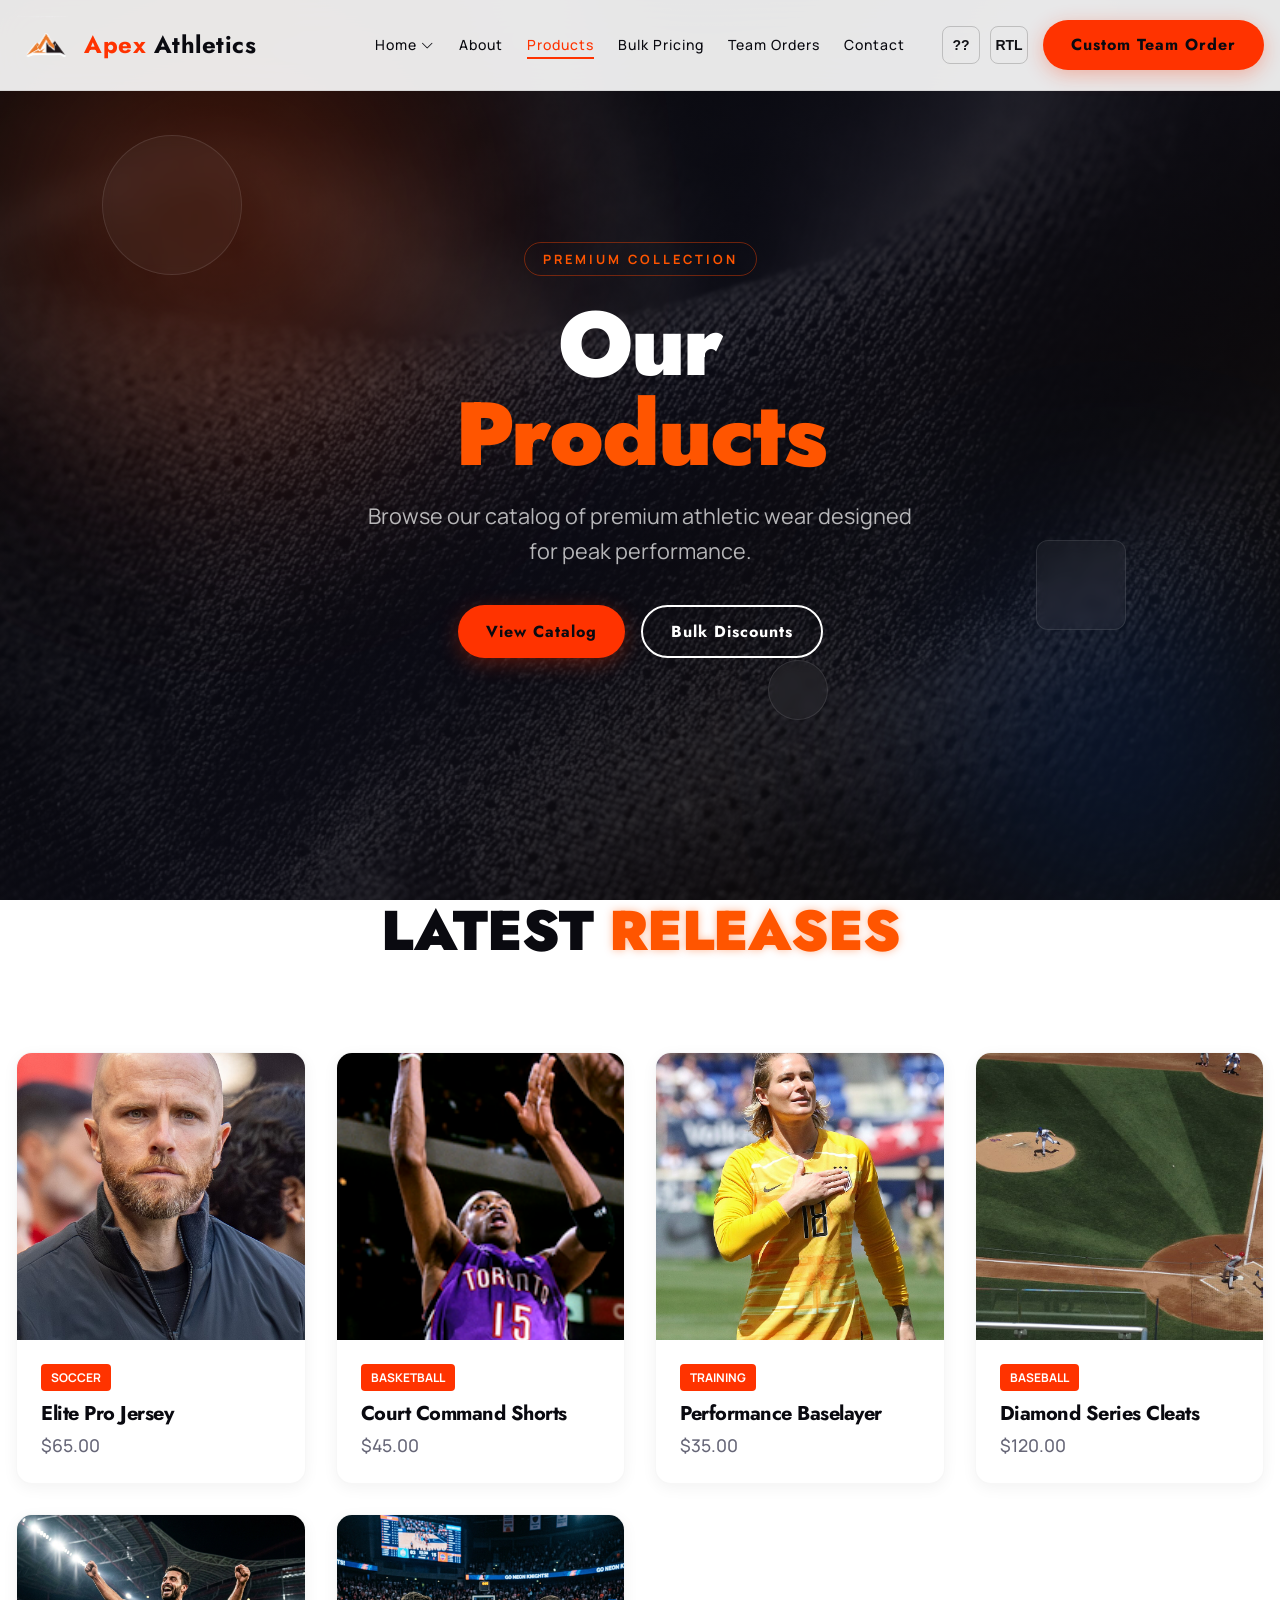
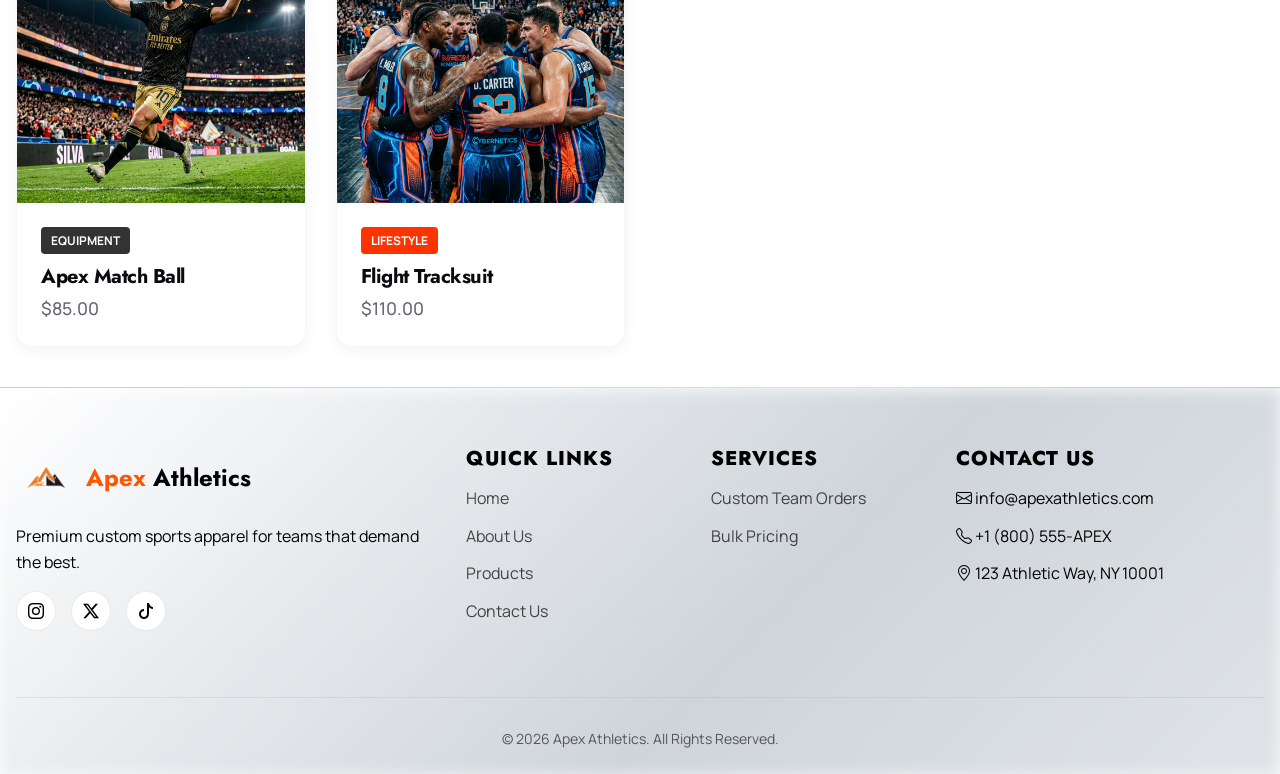
<file: pages/products.html>
<!DOCTYPE html>
<html lang="en">
<head>
  <meta charset="UTF-8">
  <meta name="viewport" content="width=device-width, initial-scale=1.0">
  <title>Products | Apex Athletics</title>
  <link rel="icon" href="../assets/images/sports_logo.png" type="image/jpeg">
  <link rel="stylesheet" href="https://cdn.jsdelivr.net/npm/bootstrap-icons@1.11.1/font/bootstrap-icons.css">
  <link rel="stylesheet" href="../assets/css/global.css">
  <link rel="stylesheet" href="../assets/css/shop.css">
  <link rel="stylesheet" href="../assets/css/products.css">
</head>
<body>

  <!-- HEADER -->
  <header class="site-header">
    <div class="container nav-container">
        <div class="logo">
          <a href="index.html" class="logo-link">
            <img src="../assets/images/sports_logo.png" alt="Apex Athletics Logo" />
          </a>
          <a href="index.html" class="brand-link">
            <span class="logo-text"><span class="color-1">Apex</span> <span class="color-2">Athletics</span></span>
          </a>
        </div>
      
      <input type="checkbox" id="menu-toggle" class="menu-toggle-checkbox">
      <label for="menu-toggle" class="menu-toggle-label">
        <i class="bi bi-list"></i>
      </label>
      
      <ul class="nav-links">
        <li class="nav-item dropdown">
          <a href="index.html" class="nav-link dropdown-toggle" id="homeDropdown">Home <i class="bi bi-chevron-down" style="font-size:0.8rem; margin-top:2px;"></i></a>
          <ul class="dropdown-menu">
            <li><a href="index.html">Home V1 (Classic)</a></li>
            <li><a href="home2.html">Home V2 (Premium)</a></li>
          </ul>
        </li>
        <li><a href="about.html">About</a></li>
        <li><a href="products.html" class="active">Products</a></li>
        <li><a href="bulk.html">Bulk Pricing</a></li>
        <li><a href="order.html">Team Orders</a></li>
        <li><a href="contact.html">Contact</a></li>
      </ul>
      <div class="header-cta">
        <a href="contact.html#quote-form" class="btn btn-primary">Custom Team Order</a>
      </div>
    </div>
  </header>

  <!-- PAGE HEADER -->
  <section class="products-hero">
  <div class="floating-bg-elements">
    <div class="geo geo-1"></div>
    <div class="geo geo-2"></div>
    <div class="geo geo-3"></div>
  </div>

  <div class="products-hero-content">
    <span class="products-hero-eyebrow">Premium Collection</span>
    <h1 class="products-hero-title">Our <br><span>Products</span></h1>
    <p class="products-hero-subtitle">Browse our catalog of premium athletic wear designed for peak performance.</p>
    <div class="products-hero-actions">
      <a class="btn btn-primary" href="#catalog">View Catalog</a>
      <a class="btn btn-outline" href="bulk.html">Bulk Discounts</a>
    </div>
  </div>
</section>

  
  <section class="section">
    <div class="container ">
      <div class="section-header center">
        <h2 class="section-title">Latest <span>Releases</span></h2>
      </div>
      
      <div class="product-grid">
        
        <!-- Product 1 -->
        <a href="#" class="product-card">
          <div class="card-img-container">
            <img alt="Elite Pro Jersey" src="../assets/images/grid_soccer_1.jpg" />
            <div class="quick-add-drawer">
              <span class="quick-add-btn">Quick Add</span>
              <div class="size-selector">
                <span class="size-pill">S</span>
                <span class="size-pill">M</span>
                <span class="size-pill">L</span>
                <span class="size-pill">XL</span>
              </div>
            </div>
          </div>
          <div class="card-body">
            <span class="product-badge">Soccer</span>
            <h5 class="product-title">Elite Pro Jersey</h5>
            <p class="product-price">$65.00</p>
          </div>
        </a>

        <!-- Product 2 -->
        <a href="#" class="product-card">
          <div class="card-img-container">
            <img alt="Court Command Shorts" src="../assets/images/grid_basketball_1.jpg" />
            <div class="quick-add-drawer">
              <span class="quick-add-btn">Quick Add</span>
              <div class="size-selector">
                <span class="size-pill">M</span>
                <span class="size-pill">L</span>
                <span class="size-pill">XL</span>
              </div>
            </div>
          </div>
          <div class="card-body">
            <span class="product-badge">Basketball</span>
            <h5 class="product-title">Court Command Shorts</h5>
            <p class="product-price">$45.00</p>
          </div>
        </a>

        <!-- Product 3 -->
        <a href="#" class="product-card">
          <div class="card-img-container">
            <img alt="Performance Baselayer" src="../assets/images/grid_soccer_2.jpg" />
            <div class="quick-add-drawer">
              <span class="quick-add-btn">Quick Add</span>
              <div class="size-selector">
                <span class="size-pill">S</span>
                <span class="size-pill">M</span>
                <span class="size-pill">L</span>
              </div>
            </div>
          </div>
          <div class="card-body">
            <span class="product-badge">Training</span>
            <h5 class="product-title">Performance Baselayer</h5>
            <p class="product-price">$35.00</p>
          </div>
        </a>

        <!-- Product 4 -->
        <a href="#" class="product-card">
          <div class="card-img-container">
            <img alt="Diamond Series Cleats" src="../assets/images/grid_baseball_1.jpg" />
            <div class="quick-add-drawer">
              <span class="quick-add-btn">Quick Add</span>
              <div class="size-selector">
                <span class="size-pill">8</span>
                <span class="size-pill">9</span>
                <span class="size-pill">10</span>
                <span class="size-pill">11</span>
              </div>
            </div>
          </div>
          <div class="card-body">
            <span class="product-badge">Baseball</span>
            <h5 class="product-title">Diamond Series Cleats</h5>
            <p class="product-price">$120.00</p>
          </div>
        </a>

        <!-- Product 5 -->
        <a href="#" class="product-card">
          <div class="card-img-container">
            <img alt="Apex Match Ball" src="../assets/images/athlete_soccer_action.jpg" />
            <div class="quick-add-drawer">
              <span class="quick-add-btn">Quick Add</span>
              <div class="size-selector">
                <span class="size-pill">Sz 4</span>
                <span class="size-pill">Sz 5</span>
              </div>
            </div>
          </div>
          <div class="card-body">
            <span class="product-badge" style="background: #333;">Equipment</span>
            <h5 class="product-title">Apex Match Ball</h5>
            <p class="product-price">$85.00</p>
          </div>
        </a>
        
        <!-- Product 6 -->
        <a href="#" class="product-card">
          <div class="card-img-container">
            <img alt="Flight Tracksuit" src="../assets/images/athlete_basketball_huddle.jpg" />
            <div class="quick-add-drawer">
              <span class="quick-add-btn">Quick Add</span>
              <div class="size-selector">
                <span class="size-pill">M</span>
                <span class="size-pill">L</span>
                <span class="size-pill">XL</span>
              </div>
            </div>
          </div>
          <div class="card-body">
            <span class="product-badge">Lifestyle</span>
            <h5 class="product-title">Flight Tracksuit</h5>
            <p class="product-price">$110.00</p>
          </div>
        </a>

      </div>
    </div>
  </section>
  <!-- FOOTER -->
  <footer class="site-footer">
    <div class="container">
      <div class="footer-grid">
        <div class="footer-col">
          <a href="index.html" class="footer-logo" style="display: inline-flex; align-items: center; gap: 10px;">
            <img src="../assets/images/sports_logo.png" alt="Apex Athletics Logo">
            <span class="logo-text" style="font-size: 1.5rem;"><span class="color-1">Apex</span> <span class="color-2">Athletics</span></span>
          </a>
          <p>Premium custom sports apparel for teams that demand the best.</p>
          <div class="social-links">
            <a href="#"><i class="bi bi-instagram"></i></a>
            <a href="#"><i class="bi bi-twitter-x"></i></a>
            <a href="#"><i class="bi bi-tiktok"></i></a>
          </div>
        </div>
        <div class="footer-col">
          <h4>Quick Links</h4>
          <ul>
            <li><a href="index.html">Home</a></li>
            <li><a href="about.html">About Us</a></li>
            <li><a href="products.html">Products</a></li>
            <li><a href="contact.html">Contact Us</a></li>
          </ul>
        </div>
        <div class="footer-col">
          <h4>Services</h4>
          <ul>
            <li><a href="order.html">Custom Team Orders</a></li>
            <li><a href="bulk.html">Bulk Pricing</a></li>
          </ul>
        </div>
        <div class="footer-col">
          <h4>Contact Us</h4>
          <ul>
            <li><i class="bi bi-envelope"></i> info@apexathletics.com</li>
            <li><i class="bi bi-telephone"></i> +1 (800) 555-APEX</li>
            <li><i class="bi bi-geo-alt"></i> 123 Athletic Way, NY 10001</li>
          </ul>
        </div>
      </div>
      <div class="footer-bottom">
        <p>&copy; 2026 Apex Athletics. All Rights Reserved.</p>
      </div>
    </div>
  </footer>


  <!-- Dropdown Click Script -->
  <script>
    document.addEventListener("DOMContentLoaded", function() {
      const dropdowns = document.querySelectorAll('.nav-item.dropdown');
      dropdowns.forEach(dd => {
        const toggle = dd.querySelector('.dropdown-toggle');
        toggle.addEventListener('click', function(e) {
          if (window.innerWidth <= 991) {
            e.preventDefault();
            dd.classList.toggle('active');
          }
        });
        
        // Close on click outside
        document.addEventListener('click', function(e) {
          if (!dd.contains(e.target)) {
            dd.classList.remove('active');
          }
        });
      });
    });
  </script>
<script src="../assets/js/theme.js"></script>
</body>
</html>
</file>
<file: assets/css/index.css>
@import url("global.css");

/* =========================================
   INDEX CSS - Premium V2.0
   ========================================= */

.section { padding: var(--spacing-lg) 0; position: relative; }
.bg-alt { background-color: var(--color-tertiary); }
.section-header { margin-bottom: var(--spacing-xl); }


/* =========================================
   HERO SECTION (Light Mode with Orbs)
   ========================================= */
.hero-section {
  position: relative;
  height: 100vh;
  min-height: 700px;
  display: flex;
  align-items: center;
  justify-content: center;
  background-image: url('../images/hero_daylight.jpg');
  background-size: cover;
  background-position: center;
  background-attachment: fixed;
  overflow: hidden;
}

.hero-overlay {
  position: absolute;
  top: 0; left: 0; width: 100%; height: 100%;
  background: radial-gradient(circle at center, rgba(255,255,255,0.3) 0%, rgba(255,255,255,0.85) 100%);
  z-index: 1;
}

.hero-section::before,
.hero-section::after {
  content: '';
  position: absolute;
  border-radius: 50%;
  filter: blur(120px);
  opacity: 0.7;
  z-index: 1;
  animation: heroOrbFloat 20s infinite alternate ease-in-out;
  pointer-events: none;
}

.hero-section::before {
  width: 600px; height: 600px;
  background: rgba(255, 85, 0, 0.25);
  top: -100px; left: -100px;
}

.hero-section::after {
  width: 500px; height: 500px;
  background: rgba(0, 136, 255, 0.2);
  bottom: -50px; right: -50px;
  animation-delay: -5s;
  animation-direction: alternate-reverse;
}

@keyframes heroOrbFloat {
  0% { transform: translate(0, 0) scale(1); }
  100% { transform: translate(200px, 150px) scale(1.3); }
}

.hero-content {
  position: relative;
  z-index: 5;
  text-align: center;
  max-width: 900px;
  padding: 0 20px;
}

.hero-eyebrow {
  display: inline-block;
  font-size: 0.85rem;
  font-weight: 800;
  letter-spacing: 2px;
  text-transform: uppercase;
  color: #FF5500;
  border: 1px solid rgba(255, 68, 0, 0.4);
  background: rgba(255, 255, 255, 0.04);
  padding: 8px 24px;
  border-radius: 50px;
  margin-bottom: 24px;
  backdrop-filter: blur(12px);
  -webkit-backdrop-filter: blur(12px);
  box-shadow: 0 4px 24px rgba(255, 68, 0, 0.15);
  position: relative;
  overflow: hidden;
  animation: float-eyebrow 4s ease-in-out infinite alternate;
}
.hero-eyebrow::after {
  content: '';
  position: absolute;
  top: 0; left: -150%;
  width: 60%; height: 100%;
  background: none;
  transform: skewX(-25deg);
  animation: shimmer-sweep 5s infinite cubic-bezier(0.19, 1, 0.22, 1);
}

.hero-eyebrow i { margin-right: 6px; }

@keyframes shimmer-sweep {
  0% { left: -150%; }
  35% { left: 200%; }
  100% { left: 200%; }
}
@keyframes float-eyebrow {
  0% { transform: translateY(0); box-shadow: 0 4px 24px rgba(255, 68, 0, 0.15); }
  100% { transform: translateY(-5px); box-shadow: 0 12px 32px rgba(255, 68, 0, 0.25); }
}

.hero-title {
  font-size: 5rem;
  line-height: 1.1;
  margin-bottom: var(--spacing-sm);
  color: var(--color-secondary);
  text-shadow: 0 5px 20px rgba(255,255,255,0.9);
  animation: blurIn 1s cubic-bezier(0.25, 1, 0.5, 1) forwards;
}

.hero-title span { color: #FF5500; }

@keyframes blurIn {
  0% { filter: blur(20px); opacity: 0; transform: scale(1.05); }
  100% { filter: blur(0); opacity: 1; transform: scale(1); }
}

.hero-subtitle {
  font-size: 1.5rem;
  color: var(--color-secondary);
  text-shadow: 0 2px 10px rgba(255,255,255,0.8);
  margin-bottom: var(--spacing-xl);
  font-weight: 400;
  opacity: 0;
  animation: fadeUp 1s 0.3s forwards;
  max-width: 700px;
  margin-left: auto;
  margin-right: auto;
}

@keyframes fadeUp {
  to { opacity: 1; transform: translateY(0); }
  from { opacity: 0; transform: translateY(30px); }
}

.hero-actions {
  display: flex;
  gap: var(--spacing-md);
  justify-content: center;
  align-items: center;
  opacity: 0;
  animation: fadeUp 1s 0.6s forwards;
}

/* =========================================
   SECTION 1: FEATURED DESIGNS (3D Cards)
   ========================================= */
.grid-2 {
  display: grid;
  grid-template-columns: repeat(auto-fit, minmax(400px, 1fr));
  gap: var(--spacing-xl);
}

.design-card {
  position: relative;
  border-radius: var(--radius-lg);
  overflow: hidden;
  /* 3D setup */
  transform-style: preserve-3d;
  perspective: 1000px;
}

.img-wrapper { position: relative; height: 350px;
  border-radius: var(--radius-lg);
  overflow: hidden;
  transition: transform 0.6s cubic-bezier(0.25, 1, 0.5, 1);
  box-shadow: 0 20px 50px rgba(0,0,0,0.5);
}

.img-wrapper img { width: 100%; height: 100%; object-fit: cover;
  transition: transform 0.8s ease;
}

.design-card:hover .img-wrapper { 
  transform: rotateX(5deg) rotateY(-5deg) scale(1.02);
  box-shadow: -20px 20px 60px rgba(0,229,255,0.15);
}

.design-card:hover .img-wrapper img { 
  transform: scale(1.1);
}

.card-info {
  position: absolute;
  bottom: 0; left: 0; width: 100%;
  padding: var(--spacing-lg);
  background: none;
  transform: translateY(20px);
  opacity: 0;
  transition: all 0.4s ease;
}

.design-card:hover .card-info {
  transform: translateY(0);
  opacity: 1;
}

.card-info h3 {
  font-size: 32px;
  color: white;
}
.card-info p {
  color: var(--color-accent);
  font-weight: 600;
  margin-bottom: var(--spacing-md);
}

/* =========================================
   SECTION 2: SHOP BY SPORT (Neon Glow)
   ========================================= */

/* --- GRID LAYOUT (GEAR UP BY SPORT) --- */
.sport-text-cloud {
  display: grid;
  grid-template-columns: 1fr 1fr;
  grid-template-rows: 1fr 1fr;
  min-height: 550px;
  position: relative;
  gap: 0; 
  background: #fdfdfd;
  border-radius: 20px;
  overflow: hidden; 
}

.sport-link {
  position: relative;
  display: flex;
  align-items: center;
  justify-content: center;
  text-decoration: none;
  outline: none;
  transition: opacity 0.4s ease;
  z-index: 1;
}

.sport-name {
  color: var(--color-text-muted); /* Integrating with existing theme */
  font-family: var(--font-heading, system-ui);
  font-size: clamp(2.5rem, 6vw, 4.5rem); 
  font-weight: 800;
  text-transform: uppercase;
  transition: color 0.4s ease, transform 0.4s ease;
  z-index: 20;
  background-color: #fdfdfd;
  padding: 5px 20px;
  border-radius: 12px;
}

/* CINEMATIC SPOTLIGHT */
.sport-text-cloud:has(.sport-link:hover) .sport-link:not(:hover),
.sport-text-cloud.has-active .sport-link:not(.play-anim) {
  opacity: 0.1;
  filter: blur(10px);
}
.sport-text-cloud .sport-link:hover,
.sport-text-cloud .sport-link.play-anim {
  z-index: 10;
}
.sport-text-cloud .sport-link:hover .sport-name,
.sport-text-cloud .sport-link.play-anim .sport-name {
  color: #FF5500;
  transform: scale(1.05);
}

/* FLOWING SEQUENCE */
.flow-img {
  position: absolute;
  top: 0; left: 0;
  width: 100%; height: 100%;
  z-index: 10; 
  opacity: 0;
  pointer-events: none;
}

.flow-img-inner {
  position: absolute;
  top: 10px; left: 10px; right: 10px; bottom: 10px;
  background-size: cover;
  background-position: center;
  border-radius: 12px;
  box-shadow: 0 5px 20px rgba(0,0,0,0.1);
}

.flow-line {
  position: absolute;
  background: var(--color-primary);
  box-shadow: 0 0 8px var(--color-primary);
  z-index: 5;
  opacity: 0;
  pointer-events: none;
}

@keyframes draw-x { 0% { opacity: 1; transform: scaleX(0); } 100% { opacity: 1; transform: scaleX(1); } }
@keyframes draw-y { 0% { opacity: 1; transform: scaleY(0); } 100% { opacity: 1; transform: scaleY(1); } }
@keyframes swipe-lr { 0% { opacity: 1; clip-path: inset(0 100% 0 0); } 100% { opacity: 1; clip-path: inset(0 0 0 0); } }
@keyframes swipe-rl { 0% { opacity: 1; clip-path: inset(0 0 0 100%); } 100% { opacity: 1; clip-path: inset(0 0 0 0); } }
@keyframes swipe-tb { 0% { opacity: 1; clip-path: inset(0 0 100% 0); } 100% { opacity: 1; clip-path: inset(0 0 0 0); } }
@keyframes swipe-bt { 0% { opacity: 1; clip-path: inset(100% 0 0 0); } 100% { opacity: 1; clip-path: inset(0 0 0 0); } }

/* FAST TIMING SEQUENCE */
.sport-link:hover .line-1, .sport-link.play-anim .line-1 { animation: draw-x 0.15s forwards 0.05s; }
.sport-link.soccer:hover .line-1, .sport-link.soccer.play-anim .line-1,
.sport-link.esports:hover .line-1, .sport-link.esports.play-anim .line-1 { animation-name: draw-y; } 

.sport-link:hover .img-1, .sport-link.play-anim .img-1 { animation-duration: 0.2s; animation-fill-mode: forwards; animation-delay: 0.2s; }
.sport-link:hover .line-2, .sport-link.play-anim .line-2 { animation-duration: 0.15s; animation-fill-mode: forwards; animation-delay: 0.4s; }
.sport-link:hover .img-2, .sport-link.play-anim .img-2 { animation-duration: 0.2s; animation-fill-mode: forwards; animation-delay: 0.55s; }
.sport-link:hover .line-3, .sport-link.play-anim .line-3 { animation-duration: 0.15s; animation-fill-mode: forwards; animation-delay: 0.75s; }
.sport-link:hover .img-3, .sport-link.play-anim .img-3 { animation-duration: 0.2s; animation-fill-mode: forwards; animation-delay: 0.9s; }

/* BASKETBALL */
.basketball .img-1 { transform: translate(100%, 0); }
.basketball .img-2 { transform: translate(100%, 100%); }
.basketball .img-3 { transform: translate(0, 100%); }
.basketball .line-1 { left: 50%; top: 50%; width: 100%; height: 3px; transform-origin: left; }
.basketball .line-2 { left: 150%; top: 50%; height: 100%; width: 3px; transform-origin: top; }
.basketball .line-3 { right: -50%; top: 150%; width: 100%; height: 3px; transform-origin: right; }
.basketball:hover .img-1, .basketball.play-anim .img-1 { animation-name: swipe-lr; }
.basketball:hover .line-2, .basketball.play-anim .line-2 { animation-name: draw-y; }
.basketball:hover .img-2, .basketball.play-anim .img-2 { animation-name: swipe-tb; }
.basketball:hover .line-3, .basketball.play-anim .line-3 { animation-name: draw-x; }
.basketball:hover .img-3, .basketball.play-anim .img-3 { animation-name: swipe-rl; }

/* SOCCER */
.soccer .img-1 { transform: translate(-100%, 0); }
.soccer .img-2 { transform: translate(-100%, 100%); }
.soccer .img-3 { transform: translate(0, 100%); }
.soccer .line-1 { right: 50%; top: 50%; width: 100%; height: 3px; transform-origin: right; }
.soccer .line-2 { right: 150%; top: 50%; height: 100%; width: 3px; transform-origin: top; }
.soccer .line-3 { left: -50%; top: 150%; width: 100%; height: 3px; transform-origin: left; }
.soccer:hover .line-1, .soccer.play-anim .line-1 { animation-name: draw-x; }
.soccer:hover .img-1, .soccer.play-anim .img-1 { animation-name: swipe-rl; }
.soccer:hover .line-2, .soccer.play-anim .line-2 { animation-name: draw-y; }
.soccer:hover .img-2, .soccer.play-anim .img-2 { animation-name: swipe-tb; }
.soccer:hover .line-3, .soccer.play-anim .line-3 { animation-name: draw-x; }
.soccer:hover .img-3, .soccer.play-anim .img-3 { animation-name: swipe-lr; }

/* BASEBALL */
.baseball .img-1 { transform: translate(0, -100%); }
.baseball .img-2 { transform: translate(100%, -100%); }
.baseball .img-3 { transform: translate(100%, 0); }
.baseball .line-1 { left: 50%; bottom: 50%; height: 100%; width: 3px; transform-origin: bottom; }
.baseball .line-2 { left: 50%; bottom: 150%; width: 100%; height: 3px; transform-origin: left; }
.baseball .line-3 { left: 150%; top: -50%; height: 100%; width: 3px; transform-origin: top; }
.baseball:hover .line-1, .baseball.play-anim .line-1 { animation-name: draw-y; }
.baseball:hover .img-1, .baseball.play-anim .img-1 { animation-name: swipe-bt; }
.baseball:hover .line-2, .baseball.play-anim .line-2 { animation-name: draw-x; }
.baseball:hover .img-2, .baseball.play-anim .img-2 { animation-name: swipe-lr; }
.baseball:hover .line-3, .baseball.play-anim .line-3 { animation-name: draw-y; }
.baseball:hover .img-3, .baseball.play-anim .img-3 { animation-name: swipe-tb; }

/* E-SPORTS */
.esports .img-1 { transform: translate(0, -100%); }
.esports .img-2 { transform: translate(-100%, -100%); }
.esports .img-3 { transform: translate(-100%, 0); }
.esports .line-1 { right: 50%; bottom: 50%; height: 100%; width: 3px; transform-origin: bottom; }
.esports .line-2 { right: 50%; bottom: 150%; width: 100%; height: 3px; transform-origin: right; }
.esports .line-3 { right: 150%; top: -50%; height: 100%; width: 3px; transform-origin: top; }
.esports:hover .line-1, .esports.play-anim .line-1 { animation-name: draw-y; }
.esports:hover .img-1, .esports.play-anim .img-1 { animation-name: swipe-bt; }
.esports:hover .line-2, .esports.play-anim .line-2 { animation-name: draw-x; }
.esports:hover .img-2, .esports.play-anim .img-2 { animation-name: swipe-rl; }
.esports:hover .line-3, .esports.play-anim .line-3 { animation-name: draw-y; }
.esports:hover .img-3, .esports.play-anim .img-3 { animation-name: swipe-tb; }

@media (prefers-reduced-motion: reduce) {
  .flow-img, .flow-line { display: none !important; }
}

/* =========================================
   SECTION 3: CUSTOM PROCESS
   ========================================= */
.process-steps {
  display: grid;
  grid-template-columns: repeat(auto-fit, minmax(300px, 1fr));
  gap: var(--spacing-xl);
  margin-bottom: var(--spacing-xl);
  position: relative;
}

/* Connecting Line */
.process-steps::before {
  content: '';
  position: absolute;
  top: 40px; left: 10%; right: 10%;
  height: 2px;
  background: none;
  z-index: 0;
  opacity: 0.3;
}

.step {
  text-align: center;
  position: relative;
  z-index: 1;
}

.step h3 {
  color: var(--color-secondary);
  transition: color 0.3s;
}

.step:hover h3 {
  color: #FF5500;
}

.step p {
  color: var(--color-text-muted);
}




.step-number {
  width: 80px; height: 80px;
  background: var(--color-bg);
  border: 2px solid var(--color-primary);
  color: #FF5500;
  font-family: var(--font-heading);
  font-size: 36px;
  font-weight: 900;
  border-radius: 50%;
  display: flex; align-items: center; justify-content: center;
  margin: 0 auto var(--spacing-md);
  box-shadow: 0 0 20px rgba(255, 51, 0, 0.2);
  transition: all 0.4s ease;
}

.step:hover 


.step:hover .step-number { background: var(--color-primary); color: white;
  transform: scale(1.1) rotate(10deg);
  box-shadow: 0 0 40px rgba(255, 51, 0, 0.6);
}

/* =========================================
   SECTION 4: BULK PROMO (Marquee + Glass)
   ========================================= */
.bulk-promo {
  background: url('../images/hero_jerseys.jpg') center/cover fixed;
  position: relative;
}

.bulk-promo::before {
  content: '';
  position: absolute; inset: 0;
  background: rgba(0, 229, 255, 0.1);
  backdrop-filter: blur(10px);
}

.promo-container {
  position: relative;
  z-index: 2;
}

.promo-content h2 { color: white; }
.promo-content {
  background: rgba(10, 10, 16, 0.85);
  padding: var(--spacing-xl);
  border-radius: var(--radius-lg);
  border: 1px solid var(--color-accent);
  box-shadow: 0 0 50px rgba(0, 229, 255, 0.2);
  max-width: 800px;
  margin: 0 auto;
  text-align: center;
}

/* =========================================
   SECTION 5: TRUSTED BY (Interactive Grid)
   ========================================= */
.trusted-by {
  padding-bottom: var(--spacing-xxl);
}

/* --- BENTO BOX GRID (TRUSTED BY) --- */
.bento-grid {
  display: grid;
  grid-template-columns: 1fr 1fr 1fr;
  grid-template-rows: 250px 250px;
  gap: 20px;
  padding: 40px 0;
  max-width: 1200px;
  margin: 0 auto;
  position: relative;
  z-index: 1;
}

@media (max-width: 900px) {
  .bento-grid {
    grid-template-columns: 1fr;
    grid-template-rows: auto;
  }
}

.bento-item {
  background: transparent;
  border-radius: 20px;
  overflow: hidden;
  position: relative;
  z-index: 2; /* Ensures cards stay above the ambient glow */
  box-shadow: 0 10px 30px rgba(0,0,0,0.05);
  display: flex;
  flex-direction: column;
  justify-content: flex-end;
  padding: 30px;
  transition: all 0.5s cubic-bezier(0.25, 1, 0.5, 1);
  text-decoration: none;
  border: 1px solid rgba(0,0,0,0.05);
  min-height: 250px;
}

.bento-item-1 {
  grid-column: 1 / 2;
  grid-row: 1 / 3;
  background: none;
  color: white;
  border: none;
}
.bento-item-2 {
  grid-column: 2 / 4;
  grid-row: 1 / 2;
  background: none;
  color: white;
  border: none;
}
.bento-item-3 {
  grid-column: 2 / 3;
  grid-row: 2 / 3;
  background: none;
  color: white;
  border: none;
}
.bento-item-4 {
  grid-column: 3 / 4;
  grid-row: 2 / 3;
  background: none;
  color: white;
  border: none;
}

@media (max-width: 991px) {
  .bento-item-1, .bento-item-2, .bento-item-3, .bento-item-4 {
    grid-column: 1;
    grid-row: auto;
  }
}


.bento-item:hover {
  transform: translateY(-5px);
  box-shadow: 0 20px 40px rgba(255, 68, 0, 0.15);
  border-color: #FF5500;
}









@media (max-width: 900px) {
  
}

.bento-icon {
  position: absolute;
  top: 30px;
  right: 30px;
  font-size: 3.5rem;
  color: #FF5500;
  opacity: 0.15;
  transition: all 0.5s cubic-bezier(0.25, 1, 0.5, 1);
}

.bento-item:hover .bento-icon {
  transform: scale(1.1) rotate(-10deg);
  opacity: 0.8;
}




.bento-content {
  z-index: 2;
}

.bento-title-wrapper {
  position: relative;
  display: inline-block;
  overflow: hidden;
  padding-bottom: 5px;
  margin-bottom: 5px;
}

.bento-title {
  font-family: var(--font-heading, system-ui);
  font-size: clamp(2rem, 4vw, 3rem);
  font-weight: 900;
  text-transform: uppercase;
  color: #ffffff;
  line-height: 1.1;
  transition: all 0.3s ease;
  margin: 0;
}

.bento-title-wrapper::after {
  content: '';
  position: absolute;
  bottom: 0;
  left: 0;
  width: 0%;
  height: 4px;
  background: var(--color-primary);
  transition: width 0.4s cubic-bezier(0.25, 1, 0.5, 1);
}

.bento-item:hover .bento-title-wrapper::after {
  width: 100%;
}

.bento-subtitle {
  font-size: 1rem;
  color: rgba(255, 255, 255, 0.8);
  margin: 0;
  font-weight: 500;
  transform: translateY(10px);
  opacity: 0;
  transition: all 0.4s cubic-bezier(0.25, 1, 0.5, 1);
}

.bento-item:hover .bento-subtitle {
  transform: translateY(0);
  opacity: 1;
}

/* =========================================
   SECTION 6: TESTIMONIALS (Marquee)
   ========================================= */
/* Instead of a grid, let's make an infinite scrolling marquee using CSS */
.testimonial-marquee {
  display: flex;
  overflow: hidden;
  width: 100%;
  mask-image: linear-gradient(90deg, transparent, white 10%, white 90%, transparent);
  -webkit-mask-image: linear-gradient(90deg, transparent, white 10%, white 90%, transparent);
}

.marquee-content {
  display: flex;
  gap: var(--spacing-lg);
  animation: scrollMarquee 20s linear infinite;
  padding: var(--spacing-md) 0;
}

.marquee-content:hover {
  animation-play-state: paused; /* Pause on hover! */
}

@keyframes scrollMarquee {
  0% { transform: translateX(0); }
  100% { transform: translateX(-50%); } /* Requires duplicated content in HTML */
}

.testimonial-card {
  min-width: 400px;
  background: var(--color-tertiary);
  padding: var(--spacing-lg);
  border-radius: var(--radius-md);
  border-left: 4px solid var(--color-primary);
}

.quote-icon {
  font-size: 40px;
  color: #FF5500;
  margin-bottom: 10px;
}

.quote-text {
  color: var(--color-text-muted);
  font-size: 16px;
  line-height: 1.6;
  margin-bottom: 15px;
}

.quote-author {
  color: var(--color-secondary);
  font-weight: 700;
}

/* =========================================
   SECTION 7: FAQ (Animated Accordion)
   ========================================= */
.accordion {
  max-width: 800px;
  margin: 0 auto;
}

.accordion-item {
  background: var(--color-tertiary);
  margin-bottom: var(--spacing-sm);
  border-radius: var(--radius-sm);
  overflow: hidden;
}

.faq-input { display: none; }

.faq-title {
  display: flex;
  justify-content: space-between;
  padding: var(--spacing-md) var(--spacing-lg);
  font-family: var(--font-heading);
  font-size: 20px;
  cursor: pointer;
  background: var(--color-tertiary);
  transition: all 0.3s;
  color: var(--color-secondary);
}

.faq-title i {
  color: #FF5500;
  transition: transform 0.3s ease;
}

.faq-title:hover {
  background: rgba(255,255,255,0.05);
  color: #FF5500;
}

.faq-content {
  max-height: 0;
  padding: 0 var(--spacing-lg);
  opacity: 0;
  transition: all 0.4s cubic-bezier(0.25, 1, 0.5, 1);
}

.faq-content p {
  color: var(--color-text-muted);
}

.faq-input:checked + .faq-title {
  color: #FF5500;
  border-bottom: 1px solid var(--color-border);
}

.faq-input:checked + .faq-title i {
  transform: rotate(180deg);
}

.faq-input:checked + .faq-title + .faq-content {
  max-height: 300px;
  padding: var(--spacing-md) var(--spacing-lg);
  opacity: 1;
}

/* =========================================
   SECTION 8: FINAL CTA (Massive Impact)
   ========================================= */
















/* Striking Visual Side */






/* Responsive */
@media (max-width: 768px) {
  .hero-title { font-size: 48px; }
  .process-steps::before { display: none; }
  
  
   /* Hide the giant icon on mobile to save space */
}


/* =========================================
   PROCESS STEPS DETAILS
   ========================================= */
.step-details {
  list-style: none;
  list-style-type: none;
  padding: 0;
  margin: var(--spacing-md) 0 0 0;
  text-align: left;
  display: inline-block;
}
.step-details li {
  font-size: 14px;
  color: var(--color-text-muted);
  margin-bottom: 8px;
  display: flex;
  align-items: center;
  gap: 8px;
}
.step-details li::before {
  content: none;
}
.step-details li i {
  color: #FF5500;
  font-size: 16px;
  font-weight: bold;
}
/* =========================================
   PREMIUM FEATURE BANNER (Editorial Style)
   ========================================= */
.premium-feature-banner {
  margin-top: 60px;
  background: var(--color-secondary);
  border-radius: var(--radius-lg);
  display: flex;
  overflow: hidden;
  box-shadow: 0 20px 50px rgba(0,0,0,0.15);
  position: relative;
  z-index: 2;
  min-height: 480px; /* Increased height as requested */
}

.premium-feature-content {
  flex: 1.2;
  padding: var(--spacing-xxl);
  color: white;
  position: relative;
  display: flex;
  flex-direction: column;
  justify-content: center;
  background: none;
}
.premium-feature-content h3 {
  color: white;
  font-size: 38px;
  margin-bottom: var(--spacing-sm);
}
.premium-feature-content p {
  color: rgba(255,255,255,0.7);
  font-size: 16px;
  max-width: 600px;
  margin-bottom: var(--spacing-lg);
  line-height: 1.7;
}

.premium-feature-stats {
  display: grid; 
  grid-template-columns: 1fr 1fr; 
  gap: var(--spacing-md);
}
.premium-stat-item {
  display: flex;
  align-items: center;
  gap: 12px;
  background: rgba(255,255,255,0.08);
  padding: 12px 20px;
  border-radius: var(--radius-sm);
  font-size: 14px;
  font-weight: 600;
  border: 1px solid rgba(255,255,255,0.05);
  transition: transform 0.3s ease;
}
.premium-stat-item:hover {
  transform: translateY(-3px);
  background: rgba(255,255,255,0.12);
}
.premium-stat-item i {
  color: #FF5500;
  font-size: 20px;
}

/* The massive image on the right */
.premium-feature-image {
  flex: 1;
  background-image: url('../images/hero_jerseys.jpg');
  background-size: cover;
  background-position: center left;
  min-height: 100%;
  position: relative;
}
/* A subtle gradient overlay so the image blends into the dark left side */
.premium-feature-image::before {
  content: '';
  position: absolute;
  top: 0; left: 0; bottom: 0; width: 40%;
  background: none;
}

@media (max-width: 900px) {
  .premium-feature-banner { flex-direction: column-reverse; }
  .premium-feature-image { min-height: 300px; }
  .premium-feature-content { padding: var(--spacing-xl); }
}
@media (min-width: 1900px) and (min-height: 1000px) {
  .bulk-promo {
    height: 100vh;
    display: flex;
    align-items: center;
    justify-content: center;
    padding: 0;
  }
}

/* MIGRATED INLINE STYLES FOR INDEX */
.refactored-inline-38 { display: none; }
.refactored-inline-40 { margin: 20px auto 30px; color: rgba(255,255,255,0.8); }
.refactored-inline-41 { padding: 8px 16px; font-size: 14px; }
/* 3D Twinkling Dots Background */

.premium-feature-banner { position: relative; overflow: hidden; }
.premium-feature-banner > * { position: relative; z-index: 1; }
.premium-feature-banner::before, .premium-feature-banner::after { content: ''; position: absolute; top: 0; left: 0; right: 0; bottom: 0; z-index: 0; pointer-events: none; background-image: radial-gradient(circle, rgba(255, 255, 255, 0.15) 1.5px, transparent 1.5px), radial-gradient(circle, rgba(255, 85, 0, 0.2) 2px, transparent 2px); }
.premium-feature-banner::before { background-size: 55px 55px, 85px 85px; background-position: 0 0, 20px 20px; animation: drift-dots-1 40s linear infinite, twinkle 4s ease-in-out infinite alternate; }
.premium-feature-banner::after { background-size: 35px 35px, 65px 65px; background-position: 15px 15px, 5px 5px; animation: drift-dots-2 30s linear infinite, twinkle 3s ease-in-out infinite alternate-reverse; }
@keyframes drift-dots-1 { 0% { background-position: 0 0, 20px 20px; } 100% { background-position: 550px 550px, 870px 870px; } }
@keyframes drift-dots-2 { 0% { background-position: 15px 15px, 5px 5px; } 100% { background-position: 365px 365px, 655px 655px; } }
@keyframes twinkle { 0% { opacity: 0.3; } 100% { opacity: 1; } }


/* Accordion Gallery Showcase */
.accordion-gallery {
  display: flex;
  width: 100%;
  height: 600px;
  gap: 15px;
  margin-top: 40px;
}

.acc-panel {
  flex: 1;
  background-size: cover;
  background-position: center;
  border-radius: var(--radius-lg);
  position: relative;
  overflow: hidden;
  transition: flex 0.6s cubic-bezier(0.25, 1, 0.5, 1);
  cursor: pointer;
  box-shadow: 0 15px 35px rgba(0,0,0,0.1);
}

.acc-panel:hover, .acc-panel.active {
  flex: 4;
}

.acc-overlay {
  position: absolute;
  bottom: 0; left: 0; right: 0;
  height: 60%;
  background: none;
  opacity: 0;
  transition: opacity 0.6s;
}

.acc-panel:hover .acc-overlay, .acc-panel.active .acc-overlay {
  opacity: 1;
}

.acc-content {
  position: absolute;
  bottom: -50px;
  left: 30px;
  opacity: 0;
  transition: all 0.6s cubic-bezier(0.25, 1, 0.5, 1);
  white-space: nowrap;
}

.acc-panel:hover .acc-content, .acc-panel.active .acc-content {
  bottom: 30px;
  opacity: 1;
}

.acc-content h3 {
  color: white;
  font-size: 32px;
  margin-bottom: 5px;
  text-shadow: 0 2px 10px rgba(0,0,0,0.5);
  font-weight: 800;
}

.acc-content p {
  color: #FF5500;
  font-weight: 600;
  font-size: 16px;
  text-shadow: 0 2px 10px rgba(0,0,0,0.5);
  text-transform: uppercase;
  letter-spacing: 1px;
}

@media (max-width: 992px) {
  .accordion-gallery {
    flex-direction: column;
    height: 1000px;
  }
  .acc-content {
    opacity: 1;
    bottom: 20px;
  }
  .acc-overlay {
    opacity: 1;
  }
}
/* =========================================
   FLOATING BOOTSTRAP ICON BALLS
   ========================================= */
.trusted-by {
  position: relative;
  overflow: hidden;
}

.trusted-by .container {
  position: relative;
  z-index: 10;
}

.bg-shapes {
  position: absolute;
  top: 0; left: 0;
  width: 100%; height: 100%;
  z-index: 0;
  pointer-events: none;
}

.shape-icon {
  position: absolute;
  font-size: 16rem;
  opacity: 0.15; /* Increased transparency as requested previously */
  filter: drop-shadow(0 20px 30px rgba(0,0,0,0.1));
  z-index: 0;
  line-height: 1;
}

/* Basketball */
.shape-basketball {
  color: #ff6600;
  top: 5%; left: 5%;
  animation: float-ball-1 22s infinite alternate ease-in-out;
}

/* Football (Soccer) - Using globe with dark background to simulate panels */
.shape-football {
  color: #e0e0e0;
  background-color: #222;
  border-radius: 50%;
  box-shadow: inset 0 0 20px rgba(255,255,255,0.5);
  top: 55%; right: -2%;
  animation: float-ball-2 26s infinite alternate ease-in-out;
}

/* Rugby Ball - Egg shape rotated 45deg */
.shape-rugby {
  color: #8b4513; 
  bottom: -15%; left: 35%;
  animation: float-ball-3 20s infinite alternate ease-in-out;
}

/* Baseball - Record circle with red stitching accents */
.shape-baseball {
  color: #ffffff;
  background: radial-gradient(circle, #ffffff 50%, #ff4444 100%);
  border-radius: 50%;
  top: 15%; right: 35%;
  font-size: 12rem; /* slightly smaller */
  animation: float-ball-4 24s infinite alternate ease-in-out;
}

@keyframes float-ball-1 {
  0% { transform: translate(0, 0) rotate(0deg) scale(1); }
  100% { transform: translate(250px, 150px) rotate(360deg) scale(1.1); }
}
@keyframes float-ball-2 {
  0% { transform: translate(0, 0) rotate(0deg) scale(1); }
  100% { transform: translate(-300px, -200px) rotate(-360deg) scale(0.9); }
}
@keyframes float-ball-3 {
  /* Start rotated so it looks like a rugby ball */
  0% { transform: translate(0, 0) rotate(45deg) scale(1); }
  100% { transform: translate(150px, -250px) rotate(405deg) scale(1.2); }
}
@keyframes float-ball-4 {
  0% { transform: translate(0, 0) rotate(0deg) scale(1); }
  100% { transform: translate(-150px, 250px) rotate(360deg) scale(1.15); }
}


.quote-header {
  display: flex;
  align-items: center;
  gap: 15px;
  margin-bottom: 10px;
}
.quote-header .quote-icon {
  margin-bottom: 0 !important; /* Override original margin */
  line-height: 1;
}
.team-name {
  font-weight: 800;
  font-size: 1.1rem;
  text-transform: uppercase;
  letter-spacing: 1.5px;
  color: #FF5500; /* Orange in light mode (since I did global replace earlier, I'll use #FF5500 directly, which is neon orange) */
  /* Wait, the user said "orange(light mode), neon orange(dark mode)".
     So in light mode, it should be #FF3300 (primary orange). 
     In dark mode, it should be #FF5500 (neon orange). */
  color: #FF3300;
}


/* User requested explicit styling for Home1 CTA outline button in light mode */
html:not([data-theme="dark"]) 

.bento-item .bento-icon {
  color: rgba(255,255,255,0.7);
}
.bento-item:hover .bento-icon {
  color: #FF5500;
  opacity: 1;
}


/* Background pseudo-elements for image zoom */
.bento-item::before {
  content: "";
  position: absolute;
  top: 0; left: 0; right: 0; bottom: 0;
  z-index: -1;
  transition: transform 0.6s cubic-bezier(0.25, 1, 0.5, 1);
}

.bento-item:hover::before {
  transform: scale(1.1);
}

.bento-item-1::before {
  background: linear-gradient(to top, rgba(0,0,0,0.9), rgba(0,0,0,0.2)), url("../images/athlete_soccer_action.jpg") center/cover;
}
.bento-item-2::before {
  background: linear-gradient(to top, rgba(0,0,0,0.9), rgba(0,0,0,0.2)), url("../images/athlete_basketball_huddle.jpg") center/cover;
}
.bento-item-3::before {
  background: linear-gradient(to top, rgba(0,0,0,0.9), rgba(0,0,0,0.2)), url("../images/athlete_rugby_women.jpg") center/cover;
}
.bento-item-4::before {
  background: linear-gradient(to top, rgba(0,0,0,0.9), rgba(0,0,0,0.2)), url("../images/sport_baseball.jpg") center/cover;
}
</file>
<file: assets/css/about.css>
@import url("global.css");

/* =========================================
   ABOUT CSS
   ========================================= */


.page-header::before {
  content: '';
  position: absolute;
  top: 0; left: 0; width: 100%; height: 100%;
  background: rgba(255, 255, 255, 0.35); /* High-opacity white tint */
  z-index: 1;
}
.page-header .container {
  position: relative;
  z-index: 2;
  animation: blurIn 1s cubic-bezier(0.25, 1, 0.5, 1) forwards;
}
.page-header h1 {
  color: var(--color-secondary);
  font-size: 80px;
  margin-bottom: var(--spacing-sm);
  line-height: 1.1;
  font-weight: 800;
  letter-spacing: -2px;
}
.page-header h1 span {
  color: #FF5500;
}
.page-header p {
  font-size: 24px;
  color: #ffffff;
  text-shadow: 0 2px 8px rgba(0,0,0,0.6); /* Added shadow for readability */
  font-weight: 500;
  max-width: 800px;
  margin: 0 auto 30px auto;
}

.section {
  padding: var(--spacing-xl) 0;
}

.bg-alt {
  background-color: var(--color-tertiary);
}



.section-header.center {
  text-align: center;
  margin-bottom: var(--spacing-lg);
}

.text-white {
  color: #ffffff !important;
}

.mb-lg {
  margin-bottom: var(--spacing-lg);
}

/* Story Section */
.story-grid {
  display: grid;
  grid-template-columns: 1fr 1fr;
  gap: var(--spacing-xl);
  align-items: center;
}

.story-image img {
  border-radius: 8px;
  box-shadow: 0 10px 30px rgba(0,0,0,0.1);
  width: 100%;
}

.story-text p {
  margin-bottom: var(--spacing-md);
  color: var(--color-text-light);
  font-size: 18px;
}

.stats-grid {
  display: flex;
  gap: var(--spacing-lg);
  margin-top: var(--spacing-lg);
  padding-top: var(--spacing-lg);
  border-top: 1px solid var(--color-border);
}

.stat-num {
  font-family: var(--font-heading);
  font-size: 48px;
  font-weight: 900;
  color: #FF5500;
  line-height: 1;
}

.stat-label {
  color: var(--color-secondary);
  font-weight: 700;
  text-transform: uppercase;
  margin-top: 5px;
}

/* Values Section */
.values-grid {
  display: grid;
  grid-template-columns: repeat(auto-fit, minmax(300px, 1fr));
  gap: var(--spacing-lg);
}

.value-card {
  background: white;
  padding: var(--spacing-lg);
  border-radius: 8px;
  text-align: center;
  box-shadow: 0 4px 15px rgba(0,0,0,0.05);
  transition: transform 0.3s ease;
}

.value-card:hover {
  transform: translateY(-5px);
}

.value-card i {
  font-size: 48px;
  color: #FF5500;
  margin-bottom: var(--spacing-md);
  display: block;
}

.value-card h3 {
  font-size: 24px;
}

.value-card p {
  color: var(--color-text-light);
}

/* Team Section */
.team-grid {
  display: grid;
  grid-template-columns: repeat(auto-fit, minmax(250px, 1fr));
  gap: var(--spacing-lg);
}

.team-card {
  background: var(--color-tertiary);
  padding: var(--spacing-lg);
  border-radius: 8px;
  text-align: center;
}

.team-avatar {
  width: 100px;
  height: 100px;
  background: white;
  border-radius: 50%;
  display: flex;
  align-items: center;
  justify-content: center;
  margin: 0 auto var(--spacing-md);
  font-size: 48px;
  color: var(--color-secondary);
}

.team-card h3 {
  margin-bottom: 5px;
}

.role {
  color: #FF5500;
  font-weight: bold;
  margin-bottom: var(--spacing-md);
}

/* Timeline Section */
.timeline {
  display: flex;
  flex-direction: column;
  gap: var(--spacing-lg);
  max-width: 800px;
  margin: 0 auto;
}

.timeline-item {
  display: flex;
  gap: var(--spacing-lg);
  background: rgba(150, 150, 150, 0.12); /* Slight grey glass */
  backdrop-filter: blur(12px);
  -webkit-backdrop-filter: blur(12px);
  border: 1px solid rgba(0, 0, 0, 0.05);
  padding: var(--spacing-lg);
  border-radius: 8px;
  box-shadow: 0 8px 32px rgba(0, 0, 0, 0.05);
  transition: all 0.3s ease;
}

.year {
  font-family: var(--font-heading);
  font-size: 32px;
  color: #FF5500;
  font-weight: 900;
  min-width: 100px;
}

/* Tech Section */
.tech-grid {
  display: grid;
  grid-template-columns: repeat(auto-fit, minmax(250px, 1fr));
  gap: var(--spacing-lg);
  text-align: center;
}

.tech-feature i {
  font-size: 48px;
  color: var(--color-secondary);
  margin-bottom: var(--spacing-md);
}

/* Partners Section */




/* Careers CTA */
.careers-cta {
  background: var(--color-primary);
  text-align: center;
}

.careers-cta 

/* Active Link styling for Nav */
.nav-links a.active {
  color: #FF5500;
}

/* Responsive */
@media (max-width: 768px) {
  .story-grid {
    grid-template-columns: 1fr;
  }
  
  .page-header h1 {
    font-size: 36px;
  }

  .timeline-item {
    flex-direction: column;
    gap: var(--spacing-sm);
  }
}
/* ANIMATIONS ADDED TO REAL WEBSITE (ABOUT PAGE) */
.value-card {
  transition: all 0.4s cubic-bezier(0.175, 0.885, 0.32, 1.275);
}
.value-card:hover {
  transform: translateY(-10px) scale(1.03);
  box-shadow: 0 15px 30px rgba(0,0,0,0.1);
}
.value-card i {
  transition: transform 0.5s ease;
}
.value-card:hover i {
  transform: rotate(360deg) scale(1.2);
}

.team-card {
  transition: all 0.4s ease;
}
.team-card:hover {
  transform: translateY(-8px);
  background: white;
  box-shadow: 0 15px 30px rgba(0,0,0,0.08);
}
.team-avatar {
  transition: all 0.4s ease;
}
.team-card:hover .team-avatar {
  background: var(--color-primary);
  color: white;
  transform: scale(1.1);
}

.timeline-item {
  transition: all 0.3s ease;
  border-left: 4px solid transparent;
}
.timeline-item:hover {
  transform: translateX(10px);
  border-left-color: #FF5500;
  box-shadow: 0 10px 20px rgba(0,0,0,0.05);
}

/* Timeline scroll animation */


/* Fallback spacing between items */
.timeline-item {
  margin-bottom: 40px;
}

.tech-feature i {
  transition: transform 0.4s cubic-bezier(0.175, 0.885, 0.32, 1.275);
}
.tech-feature:hover i {
  transform: translateY(-15px) scale(1.2);
  color: #FF5500;
}


.partner-card:hover {
  background: var(--color-primary);
  color: white;
  transform: scale(1.05);
  box-shadow: 0 10px 20px rgba(255, 51, 0, 0.2);
}


/* MIGRATED INLINE STYLES FOR ABOUT */
.refactored-inline-1 { font-size: 24px; max-width: 800px; margin: 0 auto 20px; font-weight: 500; }
.refactored-inline-2 { font-size: 18px; max-width: 700px; margin: 0 auto 40px; color: rgba(255,255,255,0.85); line-height: 1.6; }
.refactored-inline-3 { display: flex; gap: 20px; justify-content: center; }
.refactored-inline-4 { padding: 15px 30px; font-size: 16px; }
.refactored-inline-5 { padding: 15px 30px; font-size: 16px; border: 2px solid white; color: white; background: transparent; transition: all 0.3s; }
.refactored-inline-6 { transition: transform 0.5s; cursor: pointer; }
.refactored-inline-7 { color:white; }
.refactored-inline-8 { margin: 20px auto 40px; color:white; }
.team-card:hover .team-avatar i { color: white !important; }

/* Premium Floating 3D Geometry */
.floating-bg-elements {
  position: absolute;
  top: 0; left: 0; right: 0; bottom: 0;
  overflow: hidden;
  pointer-events: none;
  z-index: 0;
}

/* Glass Sphere */
.geom-sphere {
  position: absolute;
  border-radius: 50%;
  background: radial-gradient(circle at 30% 30%, rgba(255,255,255,0.9), rgba(255,255,255,0.2) 50%, rgba(0,0,0,0.03) 100%);
  box-shadow: inset -10px -10px 20px rgba(0,0,0,0.05), 0 20px 40px rgba(0,0,0,0.05);
  backdrop-filter: blur(8px);
  -webkit-backdrop-filter: blur(8px);
  border: 1px solid rgba(255,255,255,0.7);
  animation: float-geom 12s infinite ease-in-out alternate;
}

/* Tumbling Glass Cube/Panel */
.geom-cube {
  position: absolute;
  background: linear-gradient(135deg, rgba(255,255,255,0.6) 0%, rgba(255,255,255,0.1) 100%);
  box-shadow: inset 2px 2px 5px rgba(255,255,255,0.8), inset -5px -5px 15px rgba(0,0,0,0.05), 0 20px 40px rgba(0,0,0,0.08);
  backdrop-filter: blur(8px);
  -webkit-backdrop-filter: blur(8px);
  border: 1px solid rgba(255,255,255,0.7);
  border-radius: 15px;
  animation: float-tumble 20s infinite linear;
}

/* Specific Instances */
.geo-1 { width: 140px; height: 140px; top: 10%; left: 5%; animation-duration: 14s; } /* Sphere */
.geo-2 { width: 90px; height: 90px; bottom: 15%; right: 10%; animation-duration: 22s; animation-direction: reverse; } /* Cube */
.geo-3 { width: 180px; height: 180px; top: 50%; right: -5%; animation-duration: 28s; } /* Cube */
.geo-4 { width: 70px; height: 70px; top: 60%; left: 15%; animation-duration: 16s; } /* Sphere */

@keyframes float-geom {
  0% { transform: translateY(0) scale(1); }
  100% { transform: translateY(-60px) scale(1.05); }
}

@keyframes float-tumble {
  0% { transform: perspective(1000px) translateY(0) rotateX(0deg) rotateY(0deg) rotateZ(0deg); }
  50% { transform: perspective(1000px) translateY(-80px) rotateX(180deg) rotateY(180deg) rotateZ(90deg); }
  100% { transform: perspective(1000px) translateY(0) rotateX(360deg) rotateY(360deg) rotateZ(180deg); }
}


/* Eco Section Lists */
.eco-list {
  list-style: none;
  padding: 0;
  margin-top: 20px;
}
.eco-list li {
  margin-bottom: 10px;
  font-weight: bold;
}
.eco-list i {
  color: #FF5500;
  margin-right: 10px;
}


/* Utility classes replacing inline styles for strict compliance */
.geo-container { position: relative; }
.z-index-1 { position: relative; z-index: 1; }
.geo-large-right { left: 80%; top: 60%; width: 200px; height: 200px; }
.geo-mid-left { left: 40%; top: 20%; width: 100px; height: 100px; animation-duration: 25s; animation-direction: reverse; }
.geo-top-mid { left: 40%; top: 10%; }
.overflow-hidden { overflow: hidden; }


/* Parallax Backgrounds */
.bg-future {
  background: linear-gradient(rgba(10,10,12,0.85), rgba(10,10,12,0.85)), url('../images/about_future.jpg') center/cover fixed;
  color: #ffffff !important;
}
.bg-eco {
  background: linear-gradient(rgba(10,10,12,0.85), rgba(10,10,12,0.85)), url('../images/about_eco.jpg') center/cover fixed;
  color: #ffffff !important;
}
.bg-future .tech-feature h4, .bg-eco .team-card h3 {
  color: #ffffff !important;
}
.bg-future .tech-feature p, .bg-eco .team-card p {
  color: rgba(255,255,255,0.7);
}
.bg-eco .team-card {
  background: rgba(255, 255, 255, 0.05);
  border: 1px solid rgba(255,255,255,0.1);
  backdrop-filter: blur(10px);
}
.bg-eco .team-card:hover {
  background: rgba(255, 255, 255, 0.1);
  box-shadow: 0 15px 30px rgba(0,0,0,0.3);
}


/* Elevated Beautification Utilities */
.fw-bold { font-weight: 700; }
.text-primary { color: #FF5500; }
.mb-3 { margin-bottom: 1rem; }
.mt-4 { margin-top: 1.5rem; }
.pt-4 { padding-top: 1.5rem; }
.border-top { border-top: 1px solid rgba(0,0,0,0.1); }
.border-bottom { border-bottom: 1px solid rgba(0,0,0,0.1); }
.glow-text { text-shadow: 0 0 10px rgba(255, 51, 0, 0.3); }
.shadow-hover { transition: box-shadow 0.3s ease; }
.shadow-hover:hover { box-shadow: 0 10px 25px rgba(0,0,0,0.08); }
.overlay-glass { opacity: 0.6; mix-blend-mode: overlay; }
.text-shadow-heavy { text-shadow: 0 5px 15px rgba(0,0,0,0.8); }
.text-shadow-medium { text-shadow: 0 2px 8px rgba(0,0,0,0.6); }
.neon-icon { color: #FF5500; text-shadow: 0 0 15px rgba(255, 51, 0, 0.4); }
.premium-hover { transition: transform 0.4s ease, box-shadow 0.4s ease; }
.premium-hover:hover { transform: translateY(-10px); box-shadow: 0 15px 40px rgba(255, 51, 0, 0.1); }
.bounce-hover { transition: transform 0.5s cubic-bezier(0.175, 0.885, 0.32, 1.275); display: inline-block; }
.premium-hover:hover .bounce-hover { transform: translateY(-10px) scale(1.1); }
.text-light { color: rgba(255,255,255,0.8); }
.hover-flip { transition: transform 0.6s cubic-bezier(0.4, 0, 0.2, 1); }
.hover-flip:hover { transform: perspective(1000px) rotateY(10deg) translateY(-5px); }
.icon-green i { color: #2ecc71; }
.icon-blue i { color: #3498db; }
.icon-orange i { color: #FF5500; }
.icon-teal i { color: #1abc9c; }
.team-card.hover-flip:hover .team-avatar i { color: white !important; }
.card-elevated { padding: 30px 20px; transition: all 0.3s; background: white; border-radius: 12px; }
.card-elevated:hover { transform: translateY(-5px); box-shadow: 0 10px 20px rgba(0,0,0,0.05); border-bottom: 3px solid var(--color-primary); }
.fs-1 { font-size: 2.5rem; }
.d-block { display: block; }
.text-small { font-size: 0.9rem; color: var(--color-text-light); }
.btn-lg { padding: 18px 40px; font-size: 1.1rem; border-radius: 50px; }
.pulse-hover:hover { animation: pulse-shadow 1.5s infinite; }
@keyframes pulse-shadow { 0% { box-shadow: 0 0 0 0 rgba(255,51,0,0.4); } 70% { box-shadow: 0 0 0 15px rgba(255,51,0,0); } 100% { box-shadow: 0 0 0 0 rgba(255,51,0,0); } }

/* Fixes for dark backgrounds */
.bg-future.parallax-bg, .bg-eco.parallax-bg, .bg-dark-premium.parallax-bg {
  background-attachment: fixed;
  background-position: center;
  background-size: cover;
}
.bg-dark-premium {
  background: linear-gradient(135deg, #0f0f13 0%, #1a1a24 100%);
  position: relative;
}
.glass-card {
  background: rgba(20, 20, 25, 0.6) !important;
  border: 1px solid rgba(255, 255, 255, 0.1) !important;
  backdrop-filter: blur(15px);
  -webkit-backdrop-filter: blur(15px);
  padding: 30px;
  border-radius: 12px;
  transition: all 0.4s ease;
}
.glass-card:hover {
  background: rgba(255, 255, 255, 0.1) !important;
  border-color: rgba(255, 255, 255, 0.2) !important;
}

/* Twinkling Stars Background for CTA */
.twinkling-stars {
  position: absolute;
  top: 0; left: 0; right: 0; bottom: 0;
  background: radial-gradient(circle at center, transparent 0%, #0f0f13 100%),
              url('data:image/svg+xml;utf8,<svg viewBox="0 0 200 200" xmlns="http://www.w3.org/2000/svg"><circle cx="10" cy="10" r="1" fill="rgba(255,255,255,0.8)"/><circle cx="80" cy="40" r="0.5" fill="rgba(255,51,0,0.8)"/><circle cx="150" cy="80" r="1.5" fill="rgba(255,255,255,0.5)"/><circle cx="40" cy="150" r="1" fill="rgba(255,255,255,0.3)"/></svg>');
  background-size: 100px 100px;
  animation: drift-stars 40s linear infinite;
  opacity: 0.6;
}
@keyframes drift-stars { from { background-position: 0 0; } to { background-position: 1000px 1000px; } }


/* Fix for dark icons over parallax - Make them white statically, orange on hover */
.bg-future .tech-feature i, 
.bg-future .tech-feature i.neon-icon {
  color: white !important;
  text-shadow: 0 0 10px rgba(255,255,255,0.3) !important;
  transition: all 0.4s ease;
}

.bg-future .tech-feature:hover i,
.bg-future .tech-feature:hover i.neon-icon {
  color: #FF5500 !important;
  text-shadow: 0 0 20px rgba(255, 51, 0, 0.8) !important;
}


/* Classic Scrolling Timeline */
.timeline-section {
  position: relative;
  overflow: hidden;
  padding: 100px 0;
}

.timeline-container {
  position: relative;
  max-width: 1200px; /* Controls max width of the timeline layout */
  margin: 0 auto;
  padding-left: 60px; /* Space for the vertical line */
}

.classic-timeline-line {
  position: absolute;
  top: 0; bottom: 0; left: 20px;
  width: 4px;
  background: rgba(0,0,0,0.1);
  border-radius: 4px;
}
.bg-alt .classic-timeline-line {
  background: rgba(255,255,255,0.1);
}

.classic-timeline-progress {
  width: 100%;
  background: var(--color-primary);
  height: 100%;
  border-radius: 4px;
  transform-origin: top;
  transform: scaleY(0);
  box-shadow: 0 0 15px rgba(255, 51, 0, 0.5);
  /* The scaleY will be directly injected via JS on scroll */
}

.timeline-content {
  display: flex;
  flex-direction: column;
  gap: 80px;
}

.timeline-item {
  position: relative;
  background: white;
  padding: 30px;
  border-radius: 12px;
  box-shadow: 0 10px 30px rgba(0,0,0,0.05);
  max-width: 100%;
  width: 100%;
  opacity: 0;
  transform: translateY(60px);
  transition: opacity 0.6s ease, transform 0.6s ease, box-shadow 0.3s ease;
  display: flex;
  flex-direction: row;
  align-items: center;
  text-align: left;
  gap: 40px;
}

.timeline-item.visible {
  opacity: 1;
  transform: translateY(0);
}



.timeline-item:hover {
  transform: translateY(-5px);
  box-shadow: 0 15px 40px rgba(0,0,0,0.1);
}

.bg-alt .timeline-item:hover {
  box-shadow: 0 15px 40px rgba(0,0,0,0.4);
}

/* Connecting dot */
.timeline-item::before {
  content: '';
  position: absolute;
  left: -51px; /* precisely centered over the line */
  top: 30px;
  width: 18px;
  height: 18px;
  background: var(--color-primary);
  border: 4px solid var(--color-bg);
  border-radius: 50%;
  z-index: 2;
  box-shadow: 0 0 0 4px rgba(255, 51, 0, 0.2);
}
.bg-alt .timeline-item::before {
  border-color: var(--color-tertiary);
}

.timeline-item .year {
  font-size: 2.5rem;
  font-weight: 900;
  color: #FF5500;
  margin-bottom: 0;
  min-width: 120px;
  flex-shrink: 0;
}

.timeline-item h3 {
  font-size: 1.5rem;
  margin-bottom: 10px;
  color: var(--color-secondary);
}

.bg-alt .timeline-item h3 {
  color: var(--color-secondary); /* Restoring dark text readability */
}

.timeline-item p {
  color: var(--color-text-muted);
  line-height: 1.6;
}

@keyframes swipe-up {
  0% { opacity: 0; transform: translateY(60px); }
  100% { opacity: 1; transform: translateY(0); }
}



@media (max-width: 768px) {
  .timeline-container { padding-left: 20px; }
  .classic-timeline-line { left: 0; }
  .timeline-item::before { left: -31px; }
  .timeline-item { flex-direction: column; gap: 10px; align-items: flex-start; }
}

/* =========================================
   CARDLESS MINIMAL VALUES SECTION
   ========================================= */
.values-minimal-grid {
  display: grid;
  grid-template-columns: repeat(3, 1fr);
  gap: 80px 50px;
  margin-top: 50px;
}

.values-minimal-grid:hover .value-minimal:not(:hover) {
  opacity: 0.3;
  transform: scale(0.98);
}

.value-minimal {
  padding-left: 35px;
  border-left: 2px solid rgba(0, 0, 0, 0.06);
  transition: all 0.5s cubic-bezier(0.25, 1, 0.5, 1);
}

.bg-alt .value-minimal {
  border-left-color: rgba(0, 0, 0, 0.08); /* Darker border for light bg */
}

.value-minimal:hover {
  border-left-color: #FF5500;
  transform: translateX(15px);
}

.val-icon-wrap {
  width: 70px;
  height: 70px;
  border-radius: 50%;
  background: rgba(255, 51, 0, 0.05);
  display: flex;
  align-items: center;
  justify-content: center;
  font-size: 32px;
  color: #FF5500;
  margin-bottom: 25px;
  transition: all 0.4s cubic-bezier(0.175, 0.885, 0.32, 1.275);
}

.value-minimal:hover .val-icon-wrap {
  transform: scale(1.15) rotate(10deg);
  background: var(--color-primary);
  color: white;
  box-shadow: 0 15px 30px rgba(255, 51, 0, 0.25);
}

.value-minimal h3 {
  font-size: 24px;
  margin-bottom: 15px;
  font-weight: 900;
  color: var(--color-secondary);
}

.value-minimal p {
  color: var(--color-text-muted);
  line-height: 1.8;
  font-size: 16px;
}

@media (max-width: 992px) {
  .values-minimal-grid { grid-template-columns: repeat(2, 1fr); gap: 60px 40px; }
}
@media (max-width: 768px) {
  .values-minimal-grid { grid-template-columns: 1fr; gap: 50px 30px; }
  .value-minimal:hover { transform: translateX(5px); }
}

/* =========================================
   PROPER LAB CTA SECTION
   ========================================= */


















@media (max-width: 768px) {
  
  
  
}

/* =========================================
   CARDLESS HANDLING INDEX LIST
   ========================================= */
.handling-index-list {
  display: flex;
  flex-direction: column;
  border-top: 2px solid var(--color-border);
  margin-top: 60px;
}

.handling-index-item {
  display: flex !important;
  flex-direction: row !important;
  align-items: center !important;
  justify-content: flex-start !important;
  padding: 30px 20px;
  border-bottom: 2px solid var(--color-border);
  transition: all 0.5s cubic-bezier(0.19, 1, 0.22, 1);
  cursor: pointer;
  position: relative;
  overflow: hidden;
  background: transparent;
  flex-wrap: nowrap;
}
.handling-index-item::before {
  content: '';
  position: absolute;
  top: 0; left: 0; right: 0; bottom: 0;
  background: var(--color-primary);
  transform: scaleY(0);
  transform-origin: bottom;
  transition: transform 0.5s cubic-bezier(0.19, 1, 0.22, 1);
  z-index: -1;
}

.handling-index-item:hover::before {
  transform: scaleY(1);
}

.handling-index-item:hover {
  border-bottom-color: #FF5500;
}

.hi-num {
  font-family: var(--font-heading);
  font-size: 1.2rem;
  font-weight: 800;
  flex: 0 0 8%;
  color: #FF5500;
  transition: color 0.4s ease;
  letter-spacing: 1px;
}

.hi-title {
  font-size: 1.8rem;
  font-weight: 900;
  flex: 0 0 30%;
  margin: 0;
  color: var(--color-secondary);
  transition: color 0.4s ease;
  text-transform: uppercase;
  letter-spacing: -1px;
}

.hi-desc {
  font-size: 1.1rem;
  flex: 0 0 52%;
  padding-right: 20px;
  margin: 0;
  color: var(--color-text-muted);
  transition: color 0.4s ease;
  line-height: 1.5;
}

.hi-icon {
  flex: 0 0 10%;
  text-align: right;
  color: #FF5500;
  transition: all 0.4s ease;
}
.hi-icon i {
  font-size: 2.2rem;
}

.handling-index-item:hover .hi-num,
.handling-index-item:hover .hi-title,
.handling-index-item:hover .hi-desc,
.handling-index-item:hover .hi-icon {
  color: #ffffff;
  transition: all 0.4s ease;
}
.hi-icon i {
  font-size: 2.2rem;
}


.hi-icon i {
  font-size: 2.2rem;
}

@media (max-width: 992px) {
  .handling-index-item {
    flex-wrap: wrap;
    padding: 30px 10px;
  }
  .hi-num {
  font-family: var(--font-heading);
  font-size: 1.2rem;
  font-weight: 800;
  flex: 0 0 8%;
  color: #FF5500;
  transition: color 0.4s ease;
  letter-spacing: 1px;
}
  .hi-title {
  font-size: 1.8rem;
  font-weight: 900;
  flex: 0 0 30%;
  margin: 0;
  color: var(--color-secondary);
  transition: color 0.4s ease;
  text-transform: uppercase;
  letter-spacing: -1px;
}
  .hi-icon {
  flex: 0 0 10%;
  text-align: right;
  color: #FF5500;
  transition: all 0.4s ease;
}
.hi-icon i {
  font-size: 2.2rem;
}
  .hi-desc {
  font-size: 1.1rem;
  flex: 0 0 52%;
  padding-right: 20px;
  margin: 0;
  color: var(--color-text-muted);
  transition: color 0.4s ease;
  line-height: 1.5;
}
  
  
}





@keyframes float-lab-blob {
  0% { transform: translate(0, 0) scale(1); }
  100% { transform: translate(300px, 150px) scale(1.2); }
}

@keyframes float-lab-blob-alt {
  0% { transform: translate(0, 0) scale(1); }
  100% { transform: translate(-200px, -150px) scale(1.3); }
}


.page-header {
  height: 100vh;
  min-height: 600px;
  display: flex;
  align-items: center;
  justify-content: center;
  flex-direction: column;
  background-image: url('../images/production_facility.jpg');
  background-size: cover;
  background-position: center;
  /* background-attachment: fixed; removed for performance */
  color: var(--color-text);
  text-align: center;
  position: relative;
}

/* --- DARK BACKGROUND TEXT OVERRIDES --- */
.bg-eco .section-title,
.bg-future .section-title {
  color: #ffffff !important;
}

.bg-eco .section-desc,
.bg-future .section-desc {
  color: rgba(255, 255, 255, 0.85) !important;
}


/* =========================================
   ABOUT HERO
   ========================================= */
.about-hero {
  position: relative;
  height: 100vh;
  min-height: 600px;
  display: flex;
  align-items: center;
  justify-content: center;
  overflow: hidden;
  background-image: linear-gradient(135deg, rgba(5, 5, 8, 0.8) 0%, rgba(13, 13, 24, 0.8) 50%, rgba(16, 10, 5, 0.8) 100%), url('../images/production_facility.jpg');
  background-size: cover;
  background-position: center;
  background-attachment: fixed;
}
.about-hero::before,
.about-hero::after {
  content: '';
  position: absolute;
  border-radius: 50%;
  filter: blur(100px);
  opacity: 0.6;
  z-index: 0;
  animation: heroOrb 18s infinite alternate ease-in-out;
}
.about-hero::before {
  width: 55vw;
  height: 55vw;
  max-width: 700px;
  max-height: 700px;
  background: radial-gradient(circle, rgba(255, 68, 0, 0.5), transparent 70%);
  top: -15%;
  left: -10%;
}
.about-hero::after {
  width: 45vw;
  height: 45vw;
  max-width: 600px;
  max-height: 600px;
  background: radial-gradient(circle, rgba(0, 100, 255, 0.35), transparent 70%);
  bottom: -15%;
  right: -10%;
  animation-delay: -9s;
}

.about-hero .floating-bg-elements {
  position: absolute;
  inset: 0;
  pointer-events: none;
  z-index: 1;
}

.about-hero .geo {
  position: absolute;
  border-radius: 50%;
  background: rgba(255, 255, 255, 0.04);
  border: 1px solid rgba(255, 255, 255, 0.1);
  backdrop-filter: blur(6px);
  animation: geoFloat 12s ease-in-out infinite alternate;
}

.about-hero .geo-1 { width: 140px; height: 140px; top: 15%; left: 8%; animation-duration: 14s; }
.about-hero .geo-2 { width: 90px;  height: 90px;  top: 60%; right: 12%; animation-duration: 11s; animation-delay: -4s; border-radius: 12px; }
.about-hero .geo-3 { width: 60px;  height: 60px;  bottom: 20%; left: 60%; animation-duration: 9s; animation-delay: -7s; }

.about-hero-content {
  position: relative;
  z-index: 2;
  text-align: center;
  color: white;
  padding: 0 var(--spacing-md);
}

.about-hero-eyebrow {
  display: inline-block;
  font-size: 0.8rem;
  font-weight: 700;
  letter-spacing: 3px;
  text-transform: uppercase;
  color: #FF5500;
  border: 1px solid rgba(255, 68, 0, 0.4);
  padding: 6px 18px;
  border-radius: 50px;
  margin-bottom: 24px;
  animation: fadeInUp 0.8s ease both;
}

.about-hero-title {
  font-size: clamp(3rem, 7vw, 6rem);
  font-weight: 900;
  line-height: 1.0;
  letter-spacing: -2px;
  margin-bottom: 20px;
  color: #ffffff;
  animation: fadeInUp 1s ease 0.15s both;
}

.about-hero-title span {
  color: #FF5500;
}

.about-hero-subtitle {
  font-size: clamp(1rem, 2vw, 1.35rem);
  color: rgba(255, 255, 255, 0.7);
  max-width: 560px;
  margin: 0 auto 36px;
  line-height: 1.6;
  animation: fadeInUp 1s ease 0.3s both;
}

.about-hero-actions {
  display: flex;
  gap: 16px;
  justify-content: center;
  flex-wrap: wrap;
  animation: fadeInUp 1s ease 0.45s both;
}

.about-hero .btn-outline {
  color: #ffffff;
  border-color: #ffffff;
}
.about-hero .btn-outline:hover {
  background: #ffffff;
  color: var(--color-secondary);
  border-color: #ffffff;
}

@keyframes heroOrb {
  0% { transform: scale(1) translate(0, 0); }
  100% { transform: scale(1.2) translate(50px, -50px); }
}
@keyframes geoFloat {
  0% { transform: translateY(0) rotate(0deg); }
  100% { transform: translateY(-30px) rotate(15deg); }
}
</file>
<file: assets/css/bulk.css>
@import url("global.css");

/* =====================================================
   BULK PRICING PAGE — Premium Light Mode
   All styles external, no inline CSS
   ===================================================== */

/* -------------------------------------------------------
   HERO SECTION (Full-Screen — kept dark for impact)
------------------------------------------------------- */



.bulk-hero::before {
  width: 55vw;
  height: 55vw;
  max-width: 700px;
  max-height: 700px;
  background: radial-gradient(circle, rgba(255, 68, 0, 0.5), transparent 70%);
  top: -15%;
  left: -10%;
}
.bulk-hero::after {
  width: 45vw;
  height: 45vw;
  max-width: 600px;
  max-height: 600px;
  background: radial-gradient(circle, rgba(0, 100, 255, 0.35), transparent 70%);
  bottom: -15%;
  right: -10%;
  animation-delay: -9s;
}

@keyframes heroOrb {
  0%   { transform: translate(0, 0) scale(1); }
  50%  { transform: translate(8vw, 10vh) scale(1.15); }
  100% { transform: translate(-5vw, -8vh) scale(0.9); }
}

.bulk-hero .floating-bg-elements {
  position: absolute;
  inset: 0;
  pointer-events: none;
  z-index: 1;
}

.bulk-hero .geo {
  position: absolute;
  border-radius: 50%;
  background: rgba(255, 255, 255, 0.04);
  border: 1px solid rgba(255, 255, 255, 0.1);
  backdrop-filter: blur(6px);
  animation: geoFloat 12s ease-in-out infinite alternate;
}
.bulk-hero .geo-1 { width: 140px; height: 140px; top: 15%; left: 8%; animation-duration: 14s; }
.bulk-hero .geo-2 { width: 90px;  height: 90px;  top: 60%; right: 12%; animation-duration: 11s; animation-delay: -4s; border-radius: 12px; }
.bulk-hero .geo-3 { width: 60px;  height: 60px;  bottom: 20%; left: 60%; animation-duration: 9s; animation-delay: -7s; }

@keyframes geoFloat {
  from { transform: translateY(0) rotate(0deg); }
  to   { transform: translateY(-30px) rotate(25deg); }
}







.bulk-hero-title span {
  color: #FF5500;
}





.bulk-hero-actions 

.bulk-hero-actions .btn-outline:hover {
  background: #ffffff;
  color: var(--color-secondary);
  border-color: #ffffff;
}

/* Stats strip — white glass at bottom of hero */
.bulk-hero-stats {
  position: absolute;
  bottom: 0;
  left: 0;
  right: 0;
  z-index: 2;
  display: flex;
  justify-content: center;
  background: rgba(255, 255, 255, 0.06);
  backdrop-filter: blur(12px);
  border-top: 1px solid rgba(255, 255, 255, 0.08);
}

.bulk-hero-stat {
  flex: 1;
  max-width: 200px;
  padding: 22px 20px;
  text-align: center;
  border-right: 1px solid rgba(255, 255, 255, 0.08);
}
.bulk-hero-stat:last-child { border-right: none; }
.bulk-hero-stat strong {
  display: block;
  font-size: 1.8rem;
  font-weight: 900;
  color: #FF5500;
  letter-spacing: -1px;
}
.bulk-hero-stat span {
  font-size: 0.78rem;
  color: rgba(255, 255, 255, 0.55);
  text-transform: uppercase;
  letter-spacing: 1px;
}

@keyframes fadeInUp {
  from { opacity: 0; transform: translateY(30px); }
  to   { opacity: 1; transform: translateY(0); }
}

/* -------------------------------------------------------
   SECTION UTILITY
------------------------------------------------------- */
.section-header.center { text-align: center; }
.section-header.center 




/* -------------------------------------------------------
   VOLUME TIERS — Light
------------------------------------------------------- */
.tier-section {
  padding: 100px 0;
  background: var(--color-bg);
}

.tier-grid {
  display: grid;
  grid-template-columns: repeat(3, 1fr);
  gap: 28px;
  margin-top: 56px;
}

.tier-card {
  position: relative;
  
  border-radius: var(--radius-lg);
  
  padding: 44px 36px;
  text-align: center;
  transition: transform 0.4s cubic-bezier(0.175, 0.885, 0.32, 1.275),
              box-shadow 0.4s ease,
              border-color 0.4s ease;
  overflow: hidden;

  background: rgba(255, 255, 255, 0.4);
  backdrop-filter: blur(16px);
  -webkit-backdrop-filter: blur(16px);
  border: 1px solid rgba(255, 255, 255, 0.6);
  box-shadow: 0 10px 30px rgba(0, 0, 0, 0.05);
}

.tier-card::before {
  content: '';
  position: absolute;
  top: 0; left: 0; right: 0;
  height: 4px;
  background: var(--color-border);
  transition: background 0.4s ease;
}

.tier-card:hover {
  transform: translateY(-12px) scale(1.02);
  box-shadow: 0 28px 56px rgba(0, 0, 0, 0.09);
  border-color: var(--color-text-muted);
}
.tier-card:hover::before { background: var(--color-text-muted); }

.tier-card.featured:hover {
  border-color: #FF5500 !important;
}
.tier-card.featured:hover::before { background: var(--color-primary); }

.tier-card.featured {
  border-color: #FF5500 !important;
  box-shadow: 0 16px 48px rgba(255, 51, 0, 0.12);
  transform: translateY(-8px) scale(1.03);
}
.tier-card.featured::before { background: var(--color-primary); }

.tier-badge {
  position: absolute;
  top: 20px; right: 20px;
  background: var(--color-primary);
  color: white;
  font-size: 0.68rem;
  font-weight: 800;
  letter-spacing: 1.5px;
  text-transform: uppercase;
  padding: 4px 12px;
  border-radius: 50px;
}

.tier-icon {
  width: 64px;
  height: 64px;
  border-radius: 50%;
  background: rgba(0, 0, 0, 0.04);
  display: flex;
  align-items: center;
  justify-content: center;
  margin: 0 auto 20px;
  font-size: 26px;
  color: var(--color-text-muted);
  transition: transform 0.3s ease, background 0.3s ease;
}
.tier-card.featured .tier-icon {
  background: rgba(255, 51, 0, 0.09);
  color: #FF5500;
}
.tier-card:hover .tier-icon {
  transform: scale(1.15) rotate(10deg);
}
.tier-card.featured:hover .tier-icon {
  background: rgba(255, 51, 0, 0.14);
}

.tier-name {
  font-size: 0.78rem;
  font-weight: 700;
  text-transform: uppercase;
  letter-spacing: 2px;
  color: var(--color-text-muted);
  margin-bottom: 8px;
}

.tier-discount {
  font-size: 4rem;
  font-weight: 900;
  color: var(--color-secondary);
  line-height: 1;
  letter-spacing: -2px;
  margin-bottom: 4px;
  transition: color 0.3s ease;
}
.tier-card.featured .tier-discount {
  color: #FF5500;
}

.tier-qty {
  font-size: 0.9rem;
  color: var(--color-text-muted);
  margin-bottom: 24px;
}

.tier-divider {
  width: 40px;
  height: 3px;
  background: var(--color-border);
  border-radius: 2px;
  margin: 0 auto 24px;
  opacity: 1;
  transition: opacity 0.3s, width 0.3s, background 0.3s;
}
.tier-card.featured .tier-divider {
  background: var(--color-primary);
  opacity: 0.25;
}
.tier-card:hover .tier-divider,
.tier-card.featured .tier-divider { opacity: 1; width: 60px; }

.tier-features {
  list-style: none;
  padding: 0;
  text-align: left;
  margin-bottom: 32px;
}
.tier-features li {
  padding: 9px 0;
  font-size: 0.9rem;
  display: flex;
  align-items: center;
  gap: 10px;
  color: var(--color-text);
  border-bottom: 1px solid var(--color-border);
}
.tier-features li:last-child { border-bottom: none; }
.tier-features li i { color: var(--color-border); font-size: 15px; flex-shrink: 0; transition: color 0.3s; }
.tier-card.featured .tier-features li i { color: #FF5500; }

/* -------------------------------------------------------
   BULK SPLIT SECTIONS — Light bg
------------------------------------------------------- */
.bulk-details-section {
  padding: 100px 0;
  background: #f7f8fc;
}

.bulk-split {
  display: grid;
  grid-template-columns: 1fr 1fr;
  align-items: center;
  gap: 64px;
  margin-bottom: 100px;
}
.bulk-split:last-child { margin-bottom: 0; }
.bulk-split.reversed { direction: rtl; }
.bulk-split.reversed > * { direction: ltr; }

.bulk-split-eyebrow {
  display: inline-block;
  font-size: 0.75rem;
  font-weight: 700;
  letter-spacing: 2.5px;
  text-transform: uppercase;
  color: #FF5500;
  margin-bottom: 12px;
}

.bulk-split-title {
  font-size: clamp(1.8rem, 3vw, 2.5rem);
  font-weight: 800;
  line-height: 1.1;
  color: var(--color-secondary);
  margin-bottom: 18px;
}
.bulk-split-title span { color: #FF5500; }

.bulk-split-desc {
  font-size: 1rem;
  color: var(--color-text-muted);
  line-height: 1.8;
  margin-bottom: 28px;
}

.check-list {
  list-style: none;
  padding: 0;
  margin-bottom: 28px;
}
.check-list li {
  display: flex;
  align-items: flex-start;
  gap: 12px;
  padding: 10px 0;
  font-size: 0.95rem;
  color: var(--color-text);
  border-bottom: 1px solid rgba(0, 0, 0, 0.06);
}
.check-list li:last-child { border-bottom: none; }
.check-list li i {
  color: #FF5500;
  font-size: 18px;
  flex-shrink: 0;
  margin-top: 2px;
}

.stat-row {
  display: flex;
  gap: 40px;
  margin-top: 12px;
  flex-wrap: wrap;
}
.stat-item strong {
  display: block;
  font-size: 2.2rem;
  font-weight: 900;
  color: var(--color-secondary);
  letter-spacing: -1px;
}
.stat-item span {
  font-size: 0.8rem;
  color: var(--color-text-muted);
  text-transform: uppercase;
  letter-spacing: 1px;
}

.bulk-split-image {
  border-radius: var(--radius-lg);
  overflow: hidden;
  box-shadow: 0 24px 50px rgba(0, 0, 0, 0.1);
  position: relative;
}
.bulk-split-image img {
  width: 100%;
  height: 440px;
  object-fit: cover;
  display: block;
  transition: transform 0.6s ease;
}
.bulk-split-image:hover img { transform: scale(1.04); }

.bulk-split-image::after {
  content: '';
  position: absolute;
  inset: 0;
  background: linear-gradient(135deg, rgba(255, 51, 0, 0.08) 0%, transparent 60%);
  pointer-events: none;
}

/* -------------------------------------------------------
   CLOTH MATERIAL GUIDE — Light
------------------------------------------------------- */
.material-section {
  padding: 100px 0;
  background: var(--color-bg);
}

.material-grid {
  display: grid;
  grid-template-columns: repeat(3, 1fr);
  gap: 28px;
  margin-top: 56px;
}

.material-card {
  background: rgba(255, 255, 255, 0.4);
  backdrop-filter: blur(16px);
  -webkit-backdrop-filter: blur(16px);
  border: 1px solid rgba(255, 255, 255, 0.6);
  border-radius: var(--radius-lg);
  overflow: hidden;
  box-shadow: 0 10px 30px rgba(0, 0, 0, 0.05);
  transition: transform 0.4s cubic-bezier(0.175, 0.885, 0.32, 1.275),
              box-shadow 0.4s ease,
              border-color 0.4s ease;
}
.material-card:hover {
  transform: translateY(-10px);
  box-shadow: 0 24px 50px rgba(0, 0, 0, 0.1);
  border-color: #FF5500 !important;
}
.material-card.featured-material {
  border-color: #FF5500 !important;
  box-shadow: 0 12px 36px rgba(255, 51, 0, 0.1);
}

.material-badge {
  background: var(--color-primary);
  color: white;
  font-size: 0.7rem;
  font-weight: 800;
  letter-spacing: 1.5px;
  text-transform: uppercase;
  padding: 8px 16px;
  text-align: center;
}

.material-img-wrap { overflow: hidden; }
.material-img-wrap img {
  width: 100%;
  height: 200px;
  object-fit: cover;
  display: block;
  transition: transform 0.5s ease;
}
.material-card:hover .material-img-wrap img { transform: scale(1.06); }

.material-body { padding: 28px; }

.material-name {
  font-size: 1.1rem;
  font-weight: 800;
  color: var(--color-secondary);
  margin-bottom: 8px;
  transition: color 0.3s;
}
.material-card:hover .material-name { color: #FF5500; }

.material-best-for {
  font-size: 0.85rem;
  color: var(--color-text-muted);
  margin-bottom: 18px;
  line-height: 1.5;
}

.material-features {
  list-style: none;
  padding: 0;
}
.material-features li {
  display: flex;
  align-items: center;
  gap: 10px;
  padding: 7px 0;
  font-size: 0.88rem;
  color: var(--color-text);
  border-bottom: 1px solid var(--color-border);
}
.material-features li:last-child { border-bottom: none; }
.material-features li i { color: #FF5500; font-size: 14px; flex-shrink: 0; }

/* -------------------------------------------------------
   DESIGN IDEAS — Light (subtle bg-alt)
------------------------------------------------------- */
.design-ideas-section {
  padding: 100px 0;
  background: #f7f8fc;
}

.design-ideas-grid {
  display: grid;
  grid-template-columns: repeat(3, 1fr);
  gap: 24px;
  margin-top: 56px;
}












/* -------------------------------------------------------
   DESIGN TOOLS CTA BANNER — Keep dark for contrast
------------------------------------------------------- */

.design-tools-section::before {
  content: '';
  position: absolute;
  width: 600px; height: 600px;
  border-radius: 50%;
  background: radial-gradient(circle, rgba(255, 51, 0, 0.04), transparent 70%);
  top: -200px; right: -200px;
  pointer-events: none;
}






.design-tools-text h2 span { color: #FF5500; }



.design-tools-actions 
.design-tools-actions .btn-outline:hover { background: #ffffff; color: var(--color-secondary); border-color: #ffffff; }

/* -------------------------------------------------------
   QUOTE FORM SECTION — Light glassmorphism on light bg
------------------------------------------------------- */
/* =========================================
   BOLD TYPOGRAPHIC QUOTE SECTION
   ========================================= */



/* --- 3D FLIP CARDS (LAYOUT FIXED) --- */
.design-idea-card {
  perspective: 1200px;
  background: transparent;
}

.design-idea-card .card-inner {
  position: relative;
  width: 100%;
  height: 100%;
  transition: transform 0.6s cubic-bezier(0.175, 0.885, 0.32, 1.275);
  transform-style: preserve-3d;
}

.design-idea-card:hover .card-inner {
  transform: rotateY(180deg) scale(1.02);
}

.card-front, .card-back {
  backface-visibility: hidden;
  -webkit-backface-visibility: hidden;
  background: white;
  border-radius: var(--radius-lg);
  padding: 44px 32px;
  text-align: center;
  border: 1px solid transparent;
  transition: box-shadow 0.4s ease, border-color 0.4s ease;
}

.design-idea-card:hover .card-front,
.design-idea-card:hover .card-back {
  box-shadow: 0 28px 56px rgba(0, 0, 0, 0.09);
  border-color: #FF5500;
}

.card-front {
  position: relative;
  z-index: 2;
  transform: rotateY(0deg);
}

.card-back {
  position: absolute;
  top: 0;
  left: 0;
  width: 100%;
  height: 100%;
  transform: rotateY(180deg);
  display: flex;
  align-items: center;
  justify-content: center;
  padding: 30px;
}

.card-front i {
  font-size: 2.6rem;
  color: #FF5500;
  margin-bottom: 20px;
  display: block;
}

.card-front h4 {
  font-size: 1.05rem;
  font-weight: 800;
  color: var(--color-secondary);
  margin: 0;
}

.card-back p {
  font-size: 0.9rem;
  color: var(--color-text-muted);
  line-height: 1.7;
  margin: 0;
}

/* Dark mode requested overrides: grey with orange shadow */
[data-theme="dark"] .card-front,
[data-theme="dark"] .card-back {
  background: #2a2a35; /* Grey */
  border-color: rgba(255, 255, 255, 0.05);
}
[data-theme="dark"] .card-front h4 {
  color: #ffffff;
}

[data-theme="dark"] .design-idea-card:hover .card-front,
[data-theme="dark"] .design-idea-card:hover .card-back {
  box-shadow: 0 15px 40px rgba(255, 85, 0, 0.25);
  border-color: rgba(255, 85, 0, 0.5);
}
/* -------------------------------------------------------
   RESPONSIVE
------------------------------------------------------- */
@media (max-width: 1024px) {
  .tier-grid { grid-template-columns: repeat(2, 1fr); }
  .material-grid { grid-template-columns: repeat(2, 1fr); }
  .design-ideas-grid { grid-template-columns: repeat(2, 1fr); }
  
  
  
}

@media (max-width: 768px) {
  .bulk-hero-stats { flex-wrap: wrap; }
  .bulk-hero-stat { border-right: none; border-bottom: 1px solid rgba(255,255,255,0.08); }
  .tier-grid { grid-template-columns: 1fr; }
  .material-grid { grid-template-columns: 1fr; }
  .design-ideas-grid { grid-template-columns: 1fr; }
  .bulk-split { grid-template-columns: 1fr; }
  .bulk-split.reversed { direction: ltr; }
  
  .stat-row { gap: 20px; }
}

.tier-price {
  font-size: 1.1rem;
  font-weight: 800;
  color: var(--color-text-muted);
  margin-bottom: 24px;
  margin-top: -15px;
  transition: color 0.3s ease;
}
.tier-card.featured .tier-price {
  color: #FF5500;
}


.bulk-hero {
  position: relative;
  height: 100vh;
  min-height: 600px;
  display: flex;
  align-items: center;
  justify-content: center;
  overflow: hidden;
  background-image: linear-gradient(135deg, rgba(5, 5, 8, 0.8) 0%, rgba(13, 13, 24, 0.8) 50%, rgba(16, 10, 5, 0.8) 100%), url('../images/bulk_hero.jpg');
  background-size: cover;
  background-position: center;
  background-attachment: fixed;
}

.bulk-hero::before,
.bulk-hero::after {
  content: '';
  position: absolute;
  border-radius: 50%;
  filter: blur(100px);
  opacity: 0.6;
  z-index: 0;
  animation: heroOrb 18s infinite alternate ease-in-out;
}

.bulk-hero-content {
  position: relative;
  z-index: 2;
  text-align: center;
  color: white;
  padding: 0 var(--spacing-md);
}

.bulk-hero-eyebrow {
  display: inline-block;
  font-size: 0.8rem;
  font-weight: 700;
  letter-spacing: 3px;
  text-transform: uppercase;
  color: #FF5500;
  border: 1px solid rgba(255, 68, 0, 0.4);
  padding: 6px 18px;
  border-radius: 50px;
  margin-bottom: 24px;
  animation: fadeInUp 0.8s ease both;
}

.bulk-hero-title {
  font-size: clamp(3rem, 7vw, 6rem);
  font-weight: 900;
  line-height: 1.0;
  letter-spacing: -2px;
  margin-bottom: 20px;
  color: #ffffff;
  animation: fadeInUp 1s ease 0.15s both;
}

.bulk-hero-subtitle {
  font-size: clamp(1rem, 2vw, 1.35rem);
  color: rgba(255, 255, 255, 0.7);
  max-width: 560px;
  margin: 0 auto 36px;
  line-height: 1.6;
  animation: fadeInUp 1s ease 0.3s both;
}

.bulk-hero-actions {
  display: flex;
  gap: 16px;
  justify-content: center;
  flex-wrap: wrap;
  animation: fadeInUp 1s ease 0.45s both;
}

/* --- CENTERED VISION CTA --- */
.vision-centered-cta {
  text-align: center;
  padding: 80px 20px 40px;
  margin-top: 60px;
  border-top: 1px solid var(--color-border);
}
.vision-centered-cta h2 {
  font-size: 2.5rem;
  font-weight: 800;
  margin-bottom: 15px;
  color: var(--color-text);
}
.vision-centered-cta h2 span {
  color: var(--color-primary);
}
.vision-centered-cta p {
  font-size: 1.1rem;
  color: var(--color-text-muted);
  max-width: 600px;
  margin: 0 auto 30px;
  line-height: 1.6;
}
.vision-centered-actions {
  display: flex;
  justify-content: center;
  align-items: center;
  gap: 20px;
  flex-wrap: wrap;
}

[data-theme="dark"] .vision-centered-cta {
  border-top: 1px solid rgba(255,255,255,0.05);
}

/* --- NEW ENQUIRY CTA SECTION --- */










[data-theme="dark"] 
[data-theme="dark"] .vision-merged-cta {
  background: rgba(255,255,255,0.03);
  border-color: rgba(255,255,255,0.05);
}

@media (max-width: 991px) {
  
}


/* Ensure outline button is visible on dark hero */
.bulk-hero .btn-outline { color: #ffffff; border-color: #ffffff; }
.bulk-hero .btn-outline:hover { background: #ffffff; color: var(--color-secondary); }
</file>
<file: assets/css/contact.css>
@import url("global.css");

/* =========================================
   CONTACT HERO
   ========================================= */
.contact-hero {
  position: relative;
  height: 100vh;
  min-height: 600px;
  display: flex;
  align-items: center;
  justify-content: center;
  overflow: hidden;
  background-image: linear-gradient(135deg, rgba(5, 5, 8, 0.8) 0%, rgba(13, 13, 24, 0.8) 50%, rgba(16, 10, 5, 0.8) 100%), url('../images/athlete_basketball_huddle.jpg');
  background-size: cover;
  background-position: center;
  background-attachment: fixed;
}
.contact-hero::before,
.contact-hero::after {
  content: '';
  position: absolute;
  border-radius: 50%;
  filter: blur(100px);
  opacity: 0.6;
  z-index: 0;
  animation: heroOrb 18s infinite alternate ease-in-out;
}
.contact-hero::before {
  width: 55vw;
  height: 55vw;
  max-width: 700px;
  max-height: 700px;
  background: radial-gradient(circle, rgba(255, 68, 0, 0.5), transparent 70%);
  top: -15%;
  left: -10%;
}
.contact-hero::after {
  width: 45vw;
  height: 45vw;
  max-width: 600px;
  max-height: 600px;
  background: radial-gradient(circle, rgba(0, 100, 255, 0.35), transparent 70%);
  bottom: -15%;
  right: -10%;
  animation-delay: -9s;
}

.contact-hero .floating-bg-elements {
  position: absolute;
  inset: 0;
  pointer-events: none;
  z-index: 1;
}

.contact-hero .geo {
  position: absolute;
  border-radius: 50%;
  background: rgba(255, 255, 255, 0.04);
  border: 1px solid rgba(255, 255, 255, 0.1);
  backdrop-filter: blur(6px);
  animation: geoFloat 12s ease-in-out infinite alternate;
}

.contact-hero .geo-1 { width: 140px; height: 140px; top: 15%; left: 8%; animation-duration: 14s; }
.contact-hero .geo-2 { width: 90px;  height: 90px;  top: 60%; right: 12%; animation-duration: 11s; animation-delay: -4s; border-radius: 12px; }
.contact-hero .geo-3 { width: 60px;  height: 60px;  bottom: 20%; left: 60%; animation-duration: 9s; animation-delay: -7s; }

.contact-hero-content {
  position: relative;
  z-index: 2;
  text-align: center;
  color: white;
  padding: 0 var(--spacing-md);
}

.contact-hero-eyebrow {
  display: inline-block;
  font-size: 0.8rem;
  font-weight: 700;
  letter-spacing: 3px;
  text-transform: uppercase;
  color: #FF5500;
  border: 1px solid rgba(255, 68, 0, 0.4);
  padding: 6px 18px;
  border-radius: 50px;
  margin-bottom: 24px;
  animation: fadeInUp 0.8s ease both;
}

.contact-hero-title {
  font-size: clamp(3rem, 7vw, 6rem);
  font-weight: 900;
  line-height: 1.0;
  letter-spacing: -2px;
  margin-bottom: 20px;
  color: #ffffff;
  animation: fadeInUp 1s ease 0.15s both;
}

.contact-hero-title span {
  color: #FF5500;
}

.contact-hero-subtitle {
  font-size: clamp(1rem, 2vw, 1.35rem);
  color: rgba(255, 255, 255, 0.7);
  max-width: 560px;
  margin: 0 auto 36px;
  line-height: 1.6;
  animation: fadeInUp 1s ease 0.3s both;
}

.contact-hero-actions {
  display: flex;
  gap: 16px;
  justify-content: center;
  flex-wrap: wrap;
  animation: fadeInUp 1s ease 0.45s both;
}

.contact-hero .btn-outline {
  color: #ffffff;
  border-color: #ffffff;
}
.contact-hero .btn-outline:hover {
  background: #ffffff;
  color: var(--color-secondary);
  border-color: #ffffff;
}




/* --- NEW CONTACT INFO CARDS --- */
.contact-info-grid {
  display: grid;
  grid-template-columns: repeat(4, 1fr);
  gap: 30px;
  margin-top: 50px;
}
.info-card {
  background: var(--color-tertiary);
  padding: 40px 30px;
  border-radius: var(--radius-lg);
  text-align: center;
  transition: all 0.4s var(--easing-luxe);
  border: 1px solid var(--color-border);
}
.info-card:hover {
  transform: translateY(-10px);
  box-shadow: 0 20px 40px rgba(0,0,0,0.05);
  border-color: var(--color-primary);
}
.info-card i {
  font-size: 40px;
  color: var(--color-primary);
  display: inline-block;
  margin-bottom: 20px;
  transition: transform 0.4s ease;
}
.info-card:hover i {
  transform: scale(1.1);
}
.info-card h3 {
  font-size: 1.25rem;
  font-weight: 800;
  margin-bottom: 15px;
}
.info-card p {
  color: var(--color-text-muted);
  line-height: 1.6;
}

[data-theme="dark"] .info-card {
  background: rgba(255, 255, 255, 0.05);
  border: 1px solid rgba(255,255,255,0.1);
}

@media (max-width: 991px) {
  .contact-info-grid { grid-template-columns: repeat(2, 1fr); }
}
@media (max-width: 576px) {
  .contact-info-grid { grid-template-columns: 1fr; }
}




/* =========================================
   CONTACT CSS
   ========================================= */



.page-header h1 {
  color: white;
  font-size: 48px;
  margin-bottom: var(--spacing-sm);
}

.page-header p {
  font-size: 20px;
  opacity: 0.8;
}

.section {
  padding: var(--spacing-xl) 0;
}

.bg-alt {
  background-color: var(--color-tertiary);
}



.section-header.center {
  text-align: center;
  margin-bottom: var(--spacing-lg);
}

.container.center {
  text-align: center;
}

.text-white {
  color: white;
}



.mb-lg {
  margin-bottom: var(--spacing-lg);
  color: var(--color-text-light);
  font-size: 18px;
}

/* Contact Info */










/* Form Styles */




.form-group {
  margin-bottom: var(--spacing-md);
}

.form-row {
  display: grid;
  grid-template-columns: 1fr 1fr;
  gap: var(--spacing-md);
}

.contact-form label {
  display: block;
  font-weight: 500;
  margin-bottom: 5px;
  color: var(--color-secondary);
}

.contact-form input,
.contact-form select,
.contact-form textarea {
  width: 100%;
  padding: 12px 16px;
  border: 1px solid var(--color-border);
  border-radius: 4px;
  font-family: var(--font-body);
  font-size: 16px;
  background-color: var(--color-tertiary);
  transition: border-color 0.3s ease;
}

.contact-form input:focus,
.contact-form select:focus,
.contact-form textarea:focus {
  outline: none;
  border-color: #FF5500;
  background-color: white;
}

.btn-full {
  width: 100%;
  margin-top: var(--spacing-sm);
}

/* Global Offices */








/* Support Hours */


.hours-box p {
  margin-bottom: var(--spacing-sm);
}

.hours-box p:last-child {
  margin-bottom: 0;
}

.hours-box strong {
  color: var(--color-secondary);
  display: inline-block;
  width: 150px;
}

/* Managers Section */
.managers-grid {
  display: grid;
  grid-template-columns: repeat(auto-fit, minmax(200px, 1fr));
  gap: var(--spacing-lg);
  text-align: center;
}



.manager-card p {
  color: var(--color-text-light);
}

/* FAQ Accordion (Copied logic from index) */
.accordion {
  max-width: 800px;
  margin: 0 auto;
}

.accordion-item {
  border-bottom: 1px solid var(--color-border);
}

.faq-input {
  display: none;
}

.faq-title {
  display: flex;
  justify-content: space-between;
  align-items: center;
  padding: var(--spacing-md) 0;
  font-family: var(--font-heading);
  font-weight: 700;
  font-size: 18px;
  cursor: pointer;
  color: var(--color-secondary);
  transition: color 0.3s;
}

.faq-title:hover {
  color: #FF5500;
}

.faq-title i {
  transition: transform 0.3s ease;
}

.faq-content {
  max-height: 0;
  overflow: hidden;
  transition: max-height 0.3s ease, padding 0.3s ease;
  color: var(--color-text-light);
}

.faq-input:checked + .faq-title + .faq-content {
  max-height: 200px;
  padding-bottom: var(--spacing-md);
}

.faq-input:checked + .faq-title i {
  transform: rotate(180deg);
}

/* Social Grid */






/* Wholesale CTA */


/* Active Nav */
.nav-links a.active {
  color: #FF5500;
}

/* Responsive */
@media (max-width: 768px) {
  
  
  .form-row {
    grid-template-columns: 1fr;
  }
  
  .page-header h1 {
    font-size: 36px;
  }
  
  .hours-box strong {
    display: block;
    width: auto;
    margin-bottom: 5px;
  }
}
/* ANIMATIONS ADDED TO REAL WEBSITE (CONTACT PAGE) */






.office-card:hover {
  transform: translateY(-8px) scale(1.02);
  box-shadow: 0 15px 30px rgba(0,0,0,0.1);
  border-bottom: 4px solid var(--color-primary);
}





.contact-form input,
.contact-form select,
.contact-form textarea {
  transition: all 0.3s ease;
}
.contact-form input:focus,
.contact-form select:focus,
.contact-form textarea:focus {
  transform: translateX(5px);
  box-shadow: -5px 0 0 var(--color-primary);
}


/* MIGRATED INLINE STYLES FOR CONTACT */
.refactored-inline-7 { color:white; }
.refactored-inline-8 { margin: 20px auto 40px; color:white; }

/* Hero Section for Contact Page */



.hero-title {
  font-size: 3.5rem;
  font-weight: 700;
  animation: fadeInUp 1s ease forwards;
}

.hero-cta {
  display: inline-block;
  padding: 12px 30px;
  font-size: 1rem;
  background: var(--color-primary);
  color: white;
  border-radius: 4px;
  text-decoration: none;
  animation: fadeInUp 1.4s ease forwards;
}

/* Geometry Elements (shared) */
.floating-bg-elements {
  position: absolute;
  top: 0; left: 0; right: 0; bottom: 0;
  overflow: hidden;
  pointer-events: none;
  z-index: 0;
}
.geom-sphere {
  position: absolute;
  border-radius: 50%;
  background: radial-gradient(circle at 30% 30%, rgba(255,255,255,0.9), rgba(255,255,255,0.2) 50%, rgba(0,0,0,0.03) 100%);
  box-shadow: inset -10px -10px 20px rgba(0,0,0,0.05), 0 20px 40px rgba(0,0,0,0.05);
  backdrop-filter: blur(8px);
  -webkit-backdrop-filter: blur(8px);
  border: 1px solid rgba(255,255,255,0.7);
  animation: float-geom 12s infinite ease-in-out alternate;
}
.geom-cube {
  position: absolute;
  background: linear-gradient(135deg, rgba(255,255,255,0.6) 0%, rgba(255,255,255,0.1) 100%);
  box-shadow: inset 2px 2px 5px rgba(255,255,255,0.8), inset -5px -5px 15px rgba(0,0,0,0.05), 0 20px 40px rgba(0,0,0,0.08);
  backdrop-filter: blur(8px);
  -webkit-backdrop-filter: blur(8px);
  border: 1px solid rgba(255,255,255,0.7);
  border-radius: 15px;
  animation: float-tumble 20s infinite linear;
}

/* =========================================
   MAP CTA SECTION
   ========================================= */
.map-cta-section {
  padding: 80px 0;
  background-color: var(--color-bg);
}

.map-cta-box {
  background: linear-gradient(135deg, var(--color-secondary) 0%, #1a1a24 100%);
  border-radius: var(--radius-lg);
  padding: 60px 40px;
  box-shadow: 0 30px 60px rgba(0, 0, 0, 0.15);
  position: relative;
  overflow: hidden;
  z-index: 1;
}

/* Subtle background accent in the CTA box */

/* Radar Rings */
.map-cta-box::before {
  content: '';
  position: absolute;
  top: 50%; left: 50%;
  transform: translate(-50%, -50%);
  width: 1200px; height: 1200px;
  border-radius: 50%;
  border: 1px solid rgba(255, 51, 0, 0.15);
  box-shadow: inset 0 0 0 150px rgba(255, 51, 0, 0.03),
              inset 0 0 0 300px rgba(255, 51, 0, 0.03),
              inset 0 0 0 450px rgba(255, 51, 0, 0.03);
  pointer-events: none;
  z-index: -2;
}

/* Radar Sweeper */
.map-cta-box::after {
  content: '';
  position: absolute;
  top: 50%; left: 50%;
  width: 1200px; height: 1200px;
  margin-top: -600px; margin-left: -600px;
  border-radius: 50%;
  background: conic-gradient(from 0deg, transparent 70%, rgba(255, 51, 0, 0.4) 100%);
  animation: radar-sweep 4s linear infinite;
  pointer-events: none;
  z-index: -1;
}

@keyframes radar-sweep {
  0% { transform: rotate(0deg); }
  100% { transform: rotate(360deg); }
}

.map-wrapper {

  border-radius: 12px;
  overflow: hidden;
  box-shadow: 0 15px 40px rgba(0, 0, 0, 0.2);
  
  
}

.map-wrapper iframe {
  display: block;
  width: 100%;
}

@media (max-width: 768px) {
  .map-cta-box {
    padding: 30px 20px;
  }
  .map-wrapper iframe {
    height: 300px;
  }
}

/* =========================================
   WHOLESALE CTA BANNER
   ========================================= */
.wholesale-cta-section {
  padding: 80px 0;
  background-color: var(--color-bg);
  position: relative;
  overflow: hidden;
  z-index: 1;
}

.wholesale-banner {
  display: flex;
  background: #0d0d14;
  border-radius: var(--radius-lg);
  overflow: hidden;
  box-shadow: 0 40px 80px rgba(0, 0, 0, 0.2);
  position: relative;
  border: 1px solid rgba(255, 255, 255, 0.05);
}

.wholesale-content {
  flex: 1;
  padding: 80px 60px;
  position: relative;
  z-index: 2;
  display: flex;
  flex-direction: column;
  justify-content: center;
}

.wholesale-title {
  font-size: 3rem;
  font-weight: 900;
  color: white;
  margin-bottom: 24px;
  text-transform: uppercase;
  letter-spacing: -1px;
  line-height: 1.1;
}

.wholesale-title span {
  color: #FF5500;
}

.wholesale-desc {
  font-size: 1.15rem;
  color: rgba(255, 255, 255, 0.7);
  margin-bottom: 40px;
  line-height: 1.6;
  max-width: 500px;
}

.wholesale-image {
  flex: 1;
  background: url('../images/fabric_premium.jpg') center/cover no-repeat;
  position: relative;
}

/* Gradient fade from dark background into the image */
.wholesale-image::before {
  content: '';
  position: absolute;
  top: 0; bottom: 0; left: -1px;
  width: 150px;
  background: linear-gradient(to right, #0d0d14 0%, transparent 100%);
  z-index: 1;
}

/* Subtle orange glow overlay on the image */
.wholesale-image::after {
  content: '';
  position: absolute;
  inset: 0;
  background: rgba(255, 51, 0, 0.1);
  mix-blend-mode: overlay;
}

@media (max-width: 992px) {
  .wholesale-banner {
    flex-direction: column;
  }
  .wholesale-image {
    min-height: 300px;
  }
  .wholesale-image::before {
    top: -1px; left: 0; right: 0; bottom: auto;
    width: 100%; height: 100px;
    background: linear-gradient(to bottom, #0d0d14 0%, transparent 100%);
  }
  .wholesale-content {
    padding: 50px 30px;
  }
  .wholesale-title {
    font-size: 2.2rem;
  }
}

.managers-section {
  position: relative;
  overflow: hidden;
  z-index: 1;
}

/* Subtle Transparent Background Animations */
.managers-section::before,
.managers-section::after {
  content: '';
  position: absolute;
  border-radius: 50%;
  filter: blur(60px);
  z-index: -1;
  animation: float-transparent-bg 20s infinite alternate ease-in-out;
  pointer-events: none;
}

.managers-section::before {
  width: 500px; height: 500px;
  background: rgba(255, 51, 0, 0.05);
  top: -100px; left: -150px;
}

.managers-section::after {
  width: 400px; height: 400px;
  background: rgba(0, 119, 255, 0.04);
  bottom: -50px; right: -100px;
  animation-delay: -5s;
  animation-direction: alternate-reverse;
}

@keyframes float-transparent-bg {
  0% { transform: translate(0, 0) scale(1); }
  100% { transform: translate(150px, 100px) scale(1.2); }
}

/* Manager Cards */
.manager-card {
  background: white;
  border: 1px solid var(--color-border);
  border-radius: var(--radius-lg);
  padding: 40px 20px;
  box-shadow: 0 10px 30px rgba(0, 0, 0, 0.03);
  transition: transform 0.4s ease, box-shadow 0.4s ease, border-color 0.4s ease;
  position: relative;
  z-index: 2;
  display: flex;
  flex-direction: column;
  align-items: center;
  justify-content: center;
}

.manager-card:hover {
  transform: translateY(-10px);
  box-shadow: 0 20px 40px rgba(0, 0, 0, 0.08);
  border-color: rgba(255, 51, 0, 0.3);
}

.manager-card i {
  font-size: 3rem;
  color: var(--color-text-muted);
  margin-bottom: 20px;
  transition: all 0.4s ease;
}

.manager-card:hover i {
  color: #FF5500;
  transform: scale(1.1) rotate(5deg);
}

.manager-card h4 {
  font-size: 1.25rem;
  font-weight: 800;
  margin-bottom: 8px;
  color: var(--color-secondary);
}

.manager-card p {
  font-size: 0.95rem;
  color: var(--color-text-muted);
  margin: 0;
}

/* =========================================
   FORM BUTTON ROW
   ========================================= */
.form-submit-row {
  display: flex;
  gap: 20px;
  justify-content: center;
  margin-top: 30px;
}

.form-submit-row 

@media (max-width: 480px) {
  .form-submit-row {
    flex-direction: column;
    align-items: center;
  }
  .form-submit-row 
}


/* 3D Twinkling Dots Background (Inherited from Homepage) */
.wholesale-banner::before, 
.wholesale-banner::after { 
  content: ''; 
  position: absolute; 
  top: 0; left: 0; right: 0; bottom: 0; 
  z-index: 1; /* Above background but below content/image */
  pointer-events: none; 
  background-image: radial-gradient(circle, rgba(255, 255, 255, 0.1) 1.5px, transparent 1.5px), 
                    radial-gradient(circle, rgba(255, 85, 0, 0.15) 2px, transparent 2px); 
}

.wholesale-banner::before { 
  background-size: 55px 55px, 85px 85px; 
  background-position: 0 0, 20px 20px; 
  animation: drift-dots-1 40s linear infinite, twinkle 4s ease-in-out infinite alternate; 
}

.wholesale-banner::after { 
  background-size: 35px 35px, 65px 65px; 
  background-position: 15px 15px, 5px 5px; 
  animation: drift-dots-2 30s linear infinite, twinkle 3s ease-in-out infinite alternate-reverse; 
}

@keyframes drift-dots-1 { 
  0% { background-position: 0 0, 20px 20px; } 
  100% { background-position: 550px 550px, 870px 870px; } 
}
@keyframes drift-dots-2 { 
  0% { background-position: 15px 15px, 5px 5px; } 
  100% { background-position: 365px 365px, 655px 655px; } 
}
@keyframes twinkle {
  0% { opacity: 0.5; }
  100% { opacity: 1; }
}


.floating-bg-elements {

  position: absolute;

  top: 0; left: 0; right: 0; bottom: 0;

  overflow: hidden;

  pointer-events: none;

  z-index: 0;

}

.geom-sphere {

  position: absolute;

  border-radius: 50%;

  background: radial-gradient(circle at 30% 30%, rgba(255,255,255,0.9), rgba(255,255,255,0.2) 50%, rgba(0,0,0,0.03) 100%);

  box-shadow: inset -10px -10px 20px rgba(0,0,0,0.05), 0 20px 40px rgba(0,0,0,0.05);

  backdrop-filter: blur(8px);

  -webkit-backdrop-filter: blur(8px);

  border: 1px solid rgba(255,255,255,0.7);

  animation: float-geom 12s infinite ease-in-out alternate;

}

.geom-cube {

  position: absolute;

  background: linear-gradient(135deg, rgba(255,255,255,0.6) 0%, rgba(255,255,255,0.1) 100%);

  box-shadow: inset 2px 2px 5px rgba(255,255,255,0.8), inset -5px -5px 15px rgba(0,0,0,0.05), 0 20px 40px rgba(0,0,0,0.08);

  backdrop-filter: blur(8px);

  -webkit-backdrop-filter: blur(8px);

  border: 1px solid rgba(255,255,255,0.7);

  border-radius: 15px;

  animation: float-tumble 20s infinite linear;

}



/* --- MIGRATED QUOTE SECTION --- */
.quote-section {
  padding: 120px 0;
  background-color: #f7f8fc;
  position: relative;
  overflow: hidden;
}

/* Background Marquee Text */
.marquee-bg {
  position: absolute;
  top: 50%;
  left: 0;
  width: 100vw;
  transform: translateY(-50%) rotate(-4deg);
  display: flex;
  flex-direction: column;
  gap: 30px;
  pointer-events: none;
  z-index: 0;
  opacity: 0.6;
}

.marquee-track {
  display: flex;
  width: max-content;
  animation: scroll-marquee 40s linear infinite;
}
.marquee-track.track-reverse {
  animation: scroll-marquee-reverse 35s linear infinite;
}

.marquee-track span {
  font-family: var(--font-heading);
  font-size: 140px;
  font-weight: 900;
  white-space: nowrap;
  color: transparent;
  -webkit-text-stroke: 2px rgba(0, 0, 0, 0.08);
  margin-right: 50px;
  text-transform: uppercase;
}

@keyframes scroll-marquee {
  0% { transform: translateX(0); }
  100% { transform: translateX(-50%); }
}
@keyframes scroll-marquee-reverse {
  0% { transform: translateX(-50%); }
  100% { transform: translateX(0); }
}

.quote-section .container {
  position: relative;
  z-index: 2;
}

/* Solid Bold Form */
.quote-form-wrapper {
  background: white;
  border: 3px solid var(--color-secondary);
  border-radius: var(--radius-lg);
  padding: 56px;
  max-width: 860px;
  margin: 56px auto 0;
  /* Strong offset drop shadow for extreme edge definition */
  box-shadow: 20px 20px 0px rgba(255, 51, 0, 0.15);
  transition: transform 0.4s ease, box-shadow 0.4s ease;
}

.quote-form-wrapper:hover {
  transform: translate(-5px, -5px);
  box-shadow: 25px 25px 0px rgba(255, 51, 0, 0.25);
}

.form-grid {
  display: grid;
  grid-template-columns: 1fr 1fr;
  gap: 24px;
}

.form-group { margin-bottom: 0; }
.form-group.full { grid-column: 1 / -1; }

.form-group label {
  display: block;
  margin-bottom: 8px;
  font-weight: 600;
  font-size: 0.88rem;
  color: var(--color-secondary);
  text-transform: uppercase;
  letter-spacing: 0.8px;
}

.form-control {
  width: 100%;
  padding: 13px 16px;
  background: #f7f8fc;
  
  border-radius: var(--radius-sm);
  font-family: inherit;
  font-size: 0.95rem;
  color: var(--color-text);
  transition: all 0.3s ease;
}
.form-control::placeholder { color: var(--color-text-muted); }
.form-control:focus {
  outline: none;
  border-color: #FF5500 !important;
  background: white;
  box-shadow: 0 0 0 3px rgba(255, 51, 0, 0.1);
}
.form-control option { background: white; color: var(--color-text); }

.print-radio-group {
  display: flex;
  gap: 12px;
  flex-wrap: wrap;
}

.print-radio-label {
  display: flex;
  align-items: center;
  gap: 8px;
  padding: 10px 18px;
  
  border-radius: 50px;
  color: var(--color-text);
  font-size: 0.9rem;
  cursor: pointer;
  transition: all 0.3s ease;
  background: #f7f8fc;
}
.print-radio-label:hover {
  border-color: #FF5500 !important;
  color: #FF5500;
  background: rgba(255, 51, 0, 0.04);
}
.print-radio-label input[type="radio"] {
  accent-color: #FF5500;
  width: 15px;
  height: 15px;
}

.btn-upload {
  display: flex;
  flex-direction: column;
  align-items: center;
  gap: 10px;
  width: 100%;
  padding: 32px 20px;
  background: #f7f8fc;
  border: 2px dashed var(--color-border);
  border-radius: var(--radius-md);
  color: var(--color-text-muted);
  font-size: 0.92rem;
  cursor: pointer;
  transition: all 0.4s ease;
}
.btn-upload i {
  font-size: 2rem;
  color: #FF5500;
  transition: transform 0.3s ease;
}
.btn-upload:hover {
  background: rgba(255, 51, 0, 0.04);
  border-color: #FF5500 !important;
  color: var(--color-secondary);
}
.btn-upload:hover i { transform: translateY(-6px); }

.form-submit-row {
  grid-column: 1 / -1;
  display: flex;
  justify-content: center;
  gap: 20px;
  flex-wrap: wrap;
}
.form-submit-row 



@media (max-width: 768px) {
  .form-grid { grid-template-columns: 1fr; }
  .quote-form-wrapper { padding: 32px 20px; }
}


/* --- DARK MODE INVERT MARQUEE TEXT --- */
[data-theme="dark"] .marquee-track span {
    -webkit-text-stroke: 2px rgba(255, 255, 255, 0.15) !important;
}
</file>
<file: assets/css/home2.css>
@import url("global.css");

/* =========================================
   HOME V2 - PREMIUM LIGHT MODE
   ========================================= */

/* --- CORE & VARIABLES --- */
:root {
  --premium-bg: #FFFFFF;
  --premium-surface: #F8F9FA;
  --premium-text: #050505;
  --premium-muted: #666666;
  --premium-accent: #FF3300;
  --premium-border: rgba(0, 0, 0, 0.08);
  --easing-luxe: cubic-bezier(0.16, 1, 0.3, 1);
}

body {
  background-color: var(--premium-bg);
  color: var(--premium-text);
  overflow-x: hidden;
  font-family: 'Inter', -apple-system, sans-serif;
  scroll-behavior: smooth;
}

/* --- CONTINUOUS LOOPING BACKGROUND ANIMATIONS (LIVE WALLPAPER EFFECT) --- */
.ambient-canvas {
  position: fixed;
  inset: 0;
  z-index: -1;
  pointer-events: none;
  /* overflow: hidden; Removed to fix Safari 3D flattening */
  clip-path: polygon(0 0, 100% 0, 100% 100%, 0 100%);
  background: var(--premium-bg);
}
.ambient-orb {
  position: absolute;
  border-radius: 50%;
  filter: blur(100px);
  opacity: 0.4;
  animation: float-ambient 25s infinite alternate ease-in-out;
}
.orb-primary {
  width: 60vw; height: 60vw;
  background: rgba(255, 51, 0, 0.08);
  top: -10%; left: -20%;
  animation-delay: 0s;
}
.orb-secondary {
  width: 50vw; height: 50vw;
  background: rgba(0, 0, 0, 0.03);
  bottom: 10%; right: -10%;
  animation-delay: -5s;
}
.orb-accent {
  width: 40vw; height: 40vw;
  background: rgba(255, 150, 0, 0.05);
  top: 40%; left: 50%;
  animation-delay: -10s;
}

@keyframes float-ambient {
  0% { transform: translate(0, 0) scale(1) rotate(0deg); }
  50% { transform: translate(5vw, 10vh) scale(1.1) rotate(10deg); }
  100% { transform: translate(-5vw, -5vh) scale(0.9) rotate(-10deg); }
}

/* --- CONTINUOUS UI LOOPING ANIMATIONS --- */
.spin-slow {
  animation: spin 15s linear infinite;
}
@keyframes spin {
  from { transform: rotate(0deg); }
  to { transform: rotate(360deg); }
}
.float-element {
  animation: float-y 6s ease-in-out infinite alternate;
}
@keyframes float-y {
  from { transform: translateY(0); }
  to { transform: translateY(-20px); }
}

/* --- GLOBAL BUTTONS (HOVER & CLICK EFFECTS) --- */

.btn-premium::before {
  content: '';
  position: absolute;
  top: 50%; left: 50%;
  width: 150%; height: 150%;
  background: var(--premium-accent);
  transform: translate(-50%, -50%) scale(0);
  border-radius: 50%;
  transition: transform 0.6s var(--easing-luxe);
  z-index: -1;
}
.btn-premium:hover::before {
  transform: translate(-50%, -50%) scale(1);
}
.btn-premium:hover {
  color: #fff;
  box-shadow: 0 15px 30px rgba(255, 51, 0, 0.2);
}
.btn-premium:active {
  transform: scale(0.96);
}


.btn-premium-outline:hover {
  background: var(--premium-text);
  color: var(--premium-bg);
}




/* --- SECTION 1: INTERACTIVE GRID HERO --- */
.grid-hero-section {
  position: relative;
  width: 100vw;
  margin-left: calc(50% - 50vw);
  margin-right: calc(50% - 50vw);
  height: 100vh;
  min-height: 800px;
  background-color: #dddddd; /* Grid border color */
  overflow: hidden;
}

/* 1. The Matrix Setup */
.interactive-grid {
  display: grid;
  grid-template-columns: repeat(10, 1fr);
  grid-template-rows: repeat(10, 1fr);
  width: 100%;
  height: 100%;
  gap: 2px; /* Border thickness */
}

.grid-cell {
  background-color: #ffffff; /* Base cell color */
  cursor: default; /* Advanced aesthetic cursor */
  transition: background-color 1.2s ease-out; /* The fade-out trail */
}

.grid-cell:hover,
.grid-cell:active {
  background-color: var(--premium-accent); /* Instant Orange */
  transition: background-color 0s;
}

/* 2. The Frosted Glass Layer */
.glass-overlay {
  position: absolute;
  inset: 0;
  backdrop-filter: blur(40px) saturate(120%);
  -webkit-backdrop-filter: blur(40px) saturate(120%);
  /* 3D Premium Glass Effect with a pinch of rainbow */
  background: linear-gradient(135deg, rgba(255, 105, 180, 0.15) 0%, rgba(0, 255, 255, 0.15) 50%, rgba(255, 200, 0, 0.15) 100%); /* Slight frost tint */
  pointer-events: none; /* Let mouse hit the grid */
  z-index: 5;
}

/* 3. The Typography Overlay */
.overlay-text {
  position: absolute;
  inset: 0;
  display: flex;
  flex-direction: column;
  align-items: center;
  justify-content: center;
  pointer-events: none; /* Let mouse hit the grid */
  z-index: 10;
  padding: 0 20px;
}

.hero-mega-text {
  font-size: clamp(4rem, 10vw, 9rem);
  font-weight: 900;
  line-height: 0.85;
  letter-spacing: -4px;
  color: #111;
  margin: 0 0 25px 0;
  text-transform: uppercase;
  text-align: center;
}

/* Global accent class replacing the inline style */
.accent-text {
  color: var(--premium-accent) !important;
  -webkit-text-fill-color: var(--premium-accent);
}

.hero-sub-text {
  font-size: clamp(1.2rem, 2vw, 1.6rem);
  font-weight: 600;
  color: #555;
  margin: 0 0 40px 0;
  text-align: center;
  max-width: 600px;
  line-height: 1.5;
}

.hero-actions {
  display: flex;
  gap: 20px;
}

/* Button specific overrides */
.hero-actions 
.hero-actions .btn-premium:hover { 
  transform: translateY(-3px); 
  box-shadow: 0 15px 30px rgba(255, 51, 0, 0.4); 
}

.hero-actions 
.hero-actions .btn-premium-outline:hover { 
  background: #111; 
  color: #fff; 
  transform: translateY(-3px); 
}

@media (max-width: 768px) {
  .hero-actions { flex-direction: column; width: 100%; max-width: 300px; }
  .hero-actions .btn-premium, .hero-actions 
}

/* --- SECTION 2: PRO-LEVEL DESIGNS (3D SCROLLING MARQUEE) --- */
.designs-prm.marquee-section {
  padding: 80px 0;
  background: rgba(248, 249, 250, 0.4);
  overflow: hidden;
  position: relative;
}
.marquee-header {
  text-align: center;
  position: relative;
  z-index: 10;
  margin-bottom: 40px;
}
.marquee-header h2 {
  font-size: clamp(2rem, 4vw, 3.25rem);
  font-weight: 900;
  text-transform: uppercase;
  letter-spacing: -2.5px;
  background: linear-gradient(135deg, var(--premium-text) 0%, #555 100%);
  -webkit-background-clip: text;
  -webkit-text-fill-color: transparent;
  line-height: 1.1;
}
.marquee-header p {
  font-size: 1.2rem;
  color: var(--premium-muted);
  font-weight: 600;
}

.marquee-3d-wrapper {
  position: relative;
  width: 120vw;
  left: -10vw;
  transform: perspective(1000px) rotateZ(-12deg) scale(1.1);
  display: flex;
  flex-direction: column;
  gap: 25px;
  padding: 100px 0;
}

.marquee-track {
  width: max-content;
  display: flex;
}

.marquee-content {
  display: flex;
  gap: 25px;
}

.track-left .marquee-content {
  animation: scroll-left 40s linear infinite;
}
.track-right .marquee-content {
  animation: scroll-right 40s linear infinite;
}

.marquee-card {
  width: 600px;
  height: 400px;
  border-radius: 20px;
  overflow: hidden;
  box-shadow: 0 40px 80px rgba(0,0,0,0.15);
  transition: transform 0.4s ease, box-shadow 0.4s ease;
  background: white;
  flex-shrink: 0;
  position: relative;
}
.marquee-card img {
  width: 100%;
  height: 100%;
  object-fit: cover;
}

/* Pause and lift on hover */
.marquee-card:hover {
  transform: scale(1.05) translateY(-20px);
  box-shadow: 0 60px 100px rgba(0,0,0,0.3);
  z-index: 10;
}


@keyframes scroll-left {
  0% { transform: translateX(0); }
  100% { transform: translateX(-50%); }
}
@keyframes scroll-right {
  0% { transform: translateX(-50%); }
  100% { transform: translateX(0); }
}

/* --- SECTION 3: GEAR UP BY SPORT (3D COVERFLOW) --- */
.coverflow-section {
  padding: 100px 0 150px;
  background: #ffffff;
  overflow: hidden;
}
.coverflow-section .section-header-prm h2 span.accent-text {
  -webkit-text-fill-color: var(--premium-accent) !important;
  color: var(--premium-accent) !important;
}

.section-header-prm h2 {
  background: linear-gradient(135deg, #111 0%, #555 100%);
  -webkit-background-clip: text;
  -webkit-text-fill-color: transparent;
}
.coverflow-wrapper {
  position: relative;
  display: flex;
  justify-content: center;
  align-items: center;
  height: 480px;
  perspective: 1500px;
  /* Removed transform-style: preserve-3d from the wrapper because it can cause severe Z-fighting bugs in WebKit when combined with translateZ on children. */
}
.coverflow-card {
  position: relative;
  width: 260px;
  height: 380px;
  border-radius: 20px;
  overflow: hidden;
  box-shadow:  0 20px 40px rgba(255,100,0,0.15);
  transition: transform 0.6s cubic-bezier(0.2, 0.8, 0.2, 1), filter 0.6s cubic-bezier(0.2, 0.8, 0.2, 1), z-index 0s linear;
  /* Make them overlap slightly to eliminate dead zones between cards */
  margin: 0 -15px; 
  /* Default ambient state */
  filter: brightness( 0.9 ) blur( 0px );
  text-decoration: none;
  z-index: 1;
  /* Crucial for smooth scaling without jitter */
  transform-origin: center center;
  will-change: transform, filter;
}

/* Base tilted states */
.coverflow-card:nth-child(1) { transform: rotateY(25deg) scale(0.9); }
.coverflow-card:nth-child(2) { transform: rotateY(15deg) scale(0.95); }
.coverflow-card:nth-child(3) { transform: rotateY(-15deg) scale(0.95); }
.coverflow-card:nth-child(4) { transform: rotateY(-25deg) scale(0.9); }

.coverflow-card img {
  width: 100%;
  height: 100%;
  object-fit: cover;
  transition: all 0.6s ease;
}

/* Inner content */

/* Glassmorphism Icon Badge */
.cf-icon-badge {
  position: absolute;
  top: 20px;
  right: 20px;
  width: 50px;
  height: 50px;
  border-radius: 50%;
  background: rgba(255,255,255,0.7);
  backdrop-filter: blur(10px);
  -webkit-backdrop-filter: blur(10px);
  border: 1px solid rgba(255,255,255,0.9);
  display: flex;
  justify-content: center;
  align-items: center;
  font-size: 1.5rem;
  box-shadow: 0 10px 20px rgba(255,100,0,0.15);
  z-index: 5;
  transition: all 0.3s ease;
  pointer-events: none;
}
.coverflow-card:hover .cf-icon-badge {
  opacity: 0;
  transform: scale(0.5);
}

.cf-content {
  position: absolute;
  bottom: -120px;
  left: 0; right: 0;
  padding: 80px 20px 40px;
  background: linear-gradient(to top, rgba(0,0,0,0.95) 0%, rgba(0,0,0,0.5) 60%, transparent 100%);
  text-align: center;
  transition: all 0.5s cubic-bezier(0.2, 0.8, 0.2, 1);
  opacity: 0;
}
.cf-content h3 {
  color: white;
  font-size: 1.5rem;
  font-weight: 900;
  margin-bottom: 15px;
  text-transform: uppercase;
  letter-spacing: 1px;
}
.cf-btn {
  display: inline-block;
  padding: 12px 30px;
  border: 2px solid var(--premium-accent);
  background: transparent;
  color: white;
  text-transform: uppercase;
  font-weight: 800;
  border-radius: 30px;
  font-size: 0.95rem;
  transition: all 0.3s ease;
  pointer-events: none; /* Let the whole card be clickable without button edge cases */
}

/* --- THE PERFECT HOVER PHYSICS (Using modern :has selector) --- */
/* 1. When ANY card is hovered, dim and push back the OTHERS */
.coverflow-wrapper:has(.coverflow-card:hover) .coverflow-card:not(:hover) {
  transform: rotateY(0deg) scale(0.85) translateZ(-50px);
  filter: brightness(0.6) blur(5px) opacity(0.7);
  z-index: 0;
}

/* 2. The specific card being hovered snaps forward flawlessly */
.coverflow-wrapper .coverflow-card:hover {
  transform: rotateY(0deg) scale(1.15) translateZ(100px);
  filter: brightness(1) blur(0px);
  z-index: 100;
  box-shadow: 0 40px 100px rgba(255, 100, 0, 0.4), 0 0 80px rgba(255, 60, 0, 0.6);
  /* The z-index transition must be instant on hover so it pops over neighbors immediately */
  transition: transform 0.6s cubic-bezier(0.2, 0.8, 0.2, 1), filter 0.6s cubic-bezier(0.2, 0.8, 0.2, 1);
}

.coverflow-wrapper .coverflow-card:hover 
/* Glassmorphism Icon Badge */
.cf-icon-badge {
  position: absolute;
  top: 20px;
  right: 20px;
  width: 50px;
  height: 50px;
  border-radius: 50%;
  background: rgba(255,255,255,0.7);
  backdrop-filter: blur(10px);
  -webkit-backdrop-filter: blur(10px);
  border: 1px solid rgba(255,255,255,0.9);
  display: flex;
  justify-content: center;
  align-items: center;
  font-size: 1.5rem;
  box-shadow: 0 10px 20px rgba(255,100,0,0.15);
  z-index: 5;
  transition: all 0.3s ease;
  pointer-events: none;
}
.coverflow-card:hover .cf-icon-badge {
  opacity: 0;
  transform: scale(0.5);
}

.cf-content {
  bottom: 0;
  opacity: 1;
}

.coverflow-wrapper .coverflow-card:hover .cf-btn {
  background: var(--premium-accent);
}

/* Mobile Fallback */
@media (max-width: 1024px) {
  .coverflow-section .section-header-prm h2 span.accent-text {
  -webkit-text-fill-color: var(--premium-accent) !important;
  color: var(--premium-accent) !important;
}

.section-header-prm h2 {
  background: linear-gradient(135deg, #111 0%, #555 100%);
  -webkit-background-clip: text;
  -webkit-text-fill-color: transparent;
}
.coverflow-wrapper {
    flex-direction: column;
    height: auto;
    gap: 25px;
    perspective: none;
  }
  .coverflow-card, .coverflow-card:nth-child(n) {
    transform: none !important;
    filter: none !important;
    width: 90%;
    max-width: 400px;
    margin: 0;
  }
  
/* Glassmorphism Icon Badge */
.cf-icon-badge {
  position: absolute;
  top: 20px;
  right: 20px;
  width: 50px;
  height: 50px;
  border-radius: 50%;
  background: rgba(255,255,255,0.7);
  backdrop-filter: blur(10px);
  -webkit-backdrop-filter: blur(10px);
  border: 1px solid rgba(255,255,255,0.9);
  display: flex;
  justify-content: center;
  align-items: center;
  font-size: 1.5rem;
  box-shadow: 0 10px 20px rgba(255,100,0,0.15);
  z-index: 5;
  transition: all 0.3s ease;
  pointer-events: none;
}
.coverflow-card:hover .cf-icon-badge {
  opacity: 0;
  transform: scale(0.5);
}

.cf-content {
    bottom: 0;
    opacity: 1;
  }
}

/* --- SECTION 4: HOW IT WORKS --- */
.process-section-clean {
  padding: 70px 0;
  background: rgba(248, 249, 250, 0.4); /* Crisp Light Mode Background */
  overflow: hidden;
}
.process-grid-clean {
  display: grid;
  grid-template-columns: repeat(3, 1fr);
  gap: 25px;
  max-width: 1400px;
  margin: 0 auto;
  padding: 0 40px;
  perspective: 1500px; /* Enable 3D Space */
}
.process-card-clean {
  background: #ffffff;
  border-radius: 24px;
  padding: 20px;
  box-shadow: 0 15px 35px rgba(0,0,0,0.03);
  border: 1px solid rgba(0,0,0,0.03);
  position: relative;
  /* 3D Transform Settings */
  transform-style: preserve-3d;
  transition: transform 0.6s cubic-bezier(0.2, 0.8, 0.2, 1), box-shadow 0.6s ease;
  will-change: transform;
}

/* The 3D Parallax Lift */
.process-card-clean:hover {
  /* Lift up, tilt back slightly, and rotate subtly */
  transform: translateY(-15px) rotateX(6deg) rotateY(-4deg);
  box-shadow: 25px 35px 60px rgba(0,0,0,0.08), -10px 10px 20px rgba(255,51,0,0.03);
}



/* Image Container Parallax & Inner Glare */
.pcc-img-wrap {
  position: relative;
  width: 100%;
  height: 350px;
  border-radius: 16px;
  overflow: hidden;
  margin-bottom: 35px;
  background: rgba(238, 238, 238, 0.4);
  transform: translateZ(0px);
  transition: transform 0.6s cubic-bezier(0.2, 0.8, 0.2, 1), box-shadow 0.6s ease;
}

.pcc-img-wrap::after {
  content: '';
  position: absolute;
  top: 0; left: -150%; width: 50%; height: 100%;
  background: linear-gradient(90deg, transparent, rgba(255,255,255,0.7), transparent);
  transform: skewX(-25deg);
  z-index: 10;
  pointer-events: none;
  transition: left 0s;
}

.process-card-clean:hover .pcc-img-wrap::after {
  left: 200%;
  transition: left 0.8s cubic-bezier(0.4, 0, 0.2, 1);
}
.process-card-clean:hover .pcc-img-wrap {
  transform: translateZ(40px); /* Physically pops forward out of the card */
  box-shadow: 0 20px 40px rgba(0,0,0,0.15);
}
.pcc-img-wrap img {
  width: 100%;
  height: 100%;
  object-fit: cover;
  transition: transform 0.6s cubic-bezier(0.2, 0.8, 0.2, 1);
}
.process-card-clean:hover .pcc-img-wrap img {
  transform: scale(1.1);
}

/* Step Number Badge Physics */
.pcc-number {
  position: absolute;
  top: 20px; right: 20px;
  width: 50px; height: 50px;
  background: rgba(255,255,255,0.9);
  backdrop-filter: blur(10px);
  -webkit-backdrop-filter: blur(10px);
  border-radius: 50%;
  display: flex; justify-content: center; align-items: center;
  font-weight: 900; font-size: 1.2rem; color: #111;
  box-shadow: 0 10px 20px rgba(0,0,0,0.1);
  transition: all 0.5s cubic-bezier(0.34, 1.56, 0.64, 1);
  transform: translateZ(10px);
}
.process-card-clean:hover .pcc-number {
  background: var(--premium-accent);
  color: white;
  /* Massive 3D pop and 360 spin */
  transform: translateZ(60px) rotate(360deg) scale(1.1);
  box-shadow: 0 15px 30px rgba(255,51,0,0.4);
}

/* Text Content Parallax */
.pcc-content {
  padding: 0 15px 15px;
  transform: translateZ(0px);
  transition: transform 0.6s cubic-bezier(0.2, 0.8, 0.2, 1);
}
.process-card-clean:hover .pcc-content {
  transform: translateZ(30px); /* Text floats off the card */
}
.pcc-content h3 {
  font-size: 2rem;
  font-weight: 900;
  color: #111;
  margin-bottom: 15px;
  letter-spacing: -0.5px;
  transition: color 0.3s ease;
}
.process-card-clean:hover .pcc-content h3 {
  color: var(--premium-accent);
}
.pcc-content p {
  font-size: 1.15rem;
  color: #666;
  line-height: 1.6;
  margin: 0;
}

@media (max-width: 1024px) {
  .process-grid-clean {
    grid-template-columns: 1fr;
    gap: 30px;
  }
}

/* --- SECTION 5: BULK PROMO --- */
.bulk-prm-interactive {
  padding: 70px 0;
  position: relative;
  overflow: hidden;
  /* The Base Image */
  background-color: rgba(248, 249, 250, 0.4);
  background-image: url('../images/athlete_basketball_huddle.jpg');
  background-size: cover;
  background-position: center;
  background-attachment: fixed;
}

/* Layer 1: Concentrated Light Hotspots */
.bulk-prm-interactive::before {
  content: '';
  position: absolute;
  inset: 0;
  /* Massive glowing light spots to concentrate through the glass */
  background: 
    radial-gradient(circle at 30% 20%, rgba(255, 255, 255, 0.9) 0%, transparent 40%),
    radial-gradient(circle at 70% 80%, rgba(255, 102, 0, 0.4) 0%, transparent 50%),
    radial-gradient(circle at 50% 50%, rgba(255, 255, 255, 0.5) 0%, transparent 60%);
  z-index: 0;
  mix-blend-mode: color-dodge; /* Creates intense, bright light concentrations */
}

/* Layer 2: The Prism Glass Filter */
.bulk-prm-interactive::after {
  content: '';
  position: absolute;
  inset: -20px; /* Oversized to prevent edge fringing */
  /* Semi-transparent physical glass surface */
  background: linear-gradient(135deg, rgba(255,255,255,0.6) 0%, rgba(255,255,255,0.3) 100%);
  /* The optical magic: blur + heavy saturation and contrast forces highlights to bloom */
  backdrop-filter: blur(35px) saturate(220%) brightness(1.2) contrast(1.1);
  -webkit-backdrop-filter: blur(35px) saturate(220%) brightness(1.2) contrast(1.1);
  z-index: 1;
}

.bulk-prm-interactive .container {
  position: relative;
  z-index: 5;
}

.bulk-holo-wrapper {
  max-width: 1250px;
  margin: 0 auto;
}

.bulk-holo-card {
  background: #050505;
  border-radius: 32px;
  padding: 50px 70px;
  position: relative;
  overflow: hidden;
  box-shadow: 0 30px 60px rgba(0,0,0,0.15), inset 0 2px 0 rgba(255,255,255,0.05);
  border: 1px solid rgba(255,255,255,0.05);
  transition: transform 0.4s ease, box-shadow 0.4s ease;
}

/* The Holographic Shimmer */
.holo-glare {
  position: absolute;
  top: 0; left: -150%; width: 150%; height: 100%;
  background: linear-gradient(
    115deg,
    transparent 20%,
    rgba(255, 255, 255, 0.05) 35%,
    rgba(255, 255, 255, 0.15) 45%,
    rgba(255, 102, 0, 0.2) 50%,
    rgba(255, 255, 255, 0.15) 55%,
    rgba(255, 255, 255, 0.05) 65%,
    transparent 80%
  );
  pointer-events: none;
  z-index: 5;
  transition: left 0s;
}

/* Hover Physics - NO TILT */
.bulk-holo-card:hover {
  transform: translateY(-8px); 
  box-shadow: 0 40px 80px rgba(0,0,0,0.25), 0 10px 30px rgba(255,51,0,0.1);
  border-color: rgba(255,100,0,0.2);
}
.bulk-holo-card:hover .holo-glare {
  left: 150%;
  transition: left 1s ease-in-out;
}

/* WIDE Content Layout */
.holo-content {
  position: relative;
  z-index: 10;
  display: flex;
  align-items: center;
  justify-content: space-between;
  gap: 25px;
}
.holo-left {
  flex: 1;
  max-width: 55%;
}
.holo-right {
  display: flex;
  flex-direction: column;
  align-items: flex-end;
}

.holo-badge {
  display: inline-block;
  background: rgba(255,51,0,0.1);
  border: 1px solid rgba(255,51,0,0.3);
  color: var(--premium-accent);
  padding: 6px 14px;
  border-radius: 20px;
  font-weight: 800;
  font-size: 0.8rem;
  letter-spacing: 1px;
  margin-bottom: 25px;
}

.holo-content h2 {
  font-size: 3.5rem; 
  font-weight: 900;
  color: #fff;
  line-height: 1.1;
  margin-bottom: 15px;
  letter-spacing: -1px;
}
.holo-content h2 span {
  background: linear-gradient(135deg, var(--premium-accent) 0%, #ffaa00 100%);
  -webkit-background-clip: text;
  -webkit-text-fill-color: transparent;
}

.holo-content p {
  color: #aaa;
  font-size: 1.1rem;
  line-height: 1.6;
  margin-bottom: 0;
}

/* Tier Boxes Display */
.holo-tiers {
  display: flex;
  gap: 15px;
  margin-bottom: 30px;
}
.tier-box {
  background: rgba(255,255,255,0.03);
  border: 1px solid rgba(255,255,255,0.08);
  padding: 15px 25px; 
  border-radius: 12px;
  display: flex;
  flex-direction: column;
  align-items: center;
  transition: all 0.3s ease;
}
.tier-box:hover {
  background: rgba(255,51,0,0.1);
  border-color: var(--premium-accent);
  transform: translateY(-4px);
}
.t-qty {
  color: #fff;
  font-size: 1.5rem; 
  font-weight: 900;
  margin-bottom: 3px;
}
.t-off {
  color: var(--premium-accent);
  font-size: 0.9rem;
  font-weight: 800;
  letter-spacing: 1px;
}

.holo-btn {
  display: inline-block;
  padding: 14px 40px;
  background: #fff;
  color: #000;
  text-decoration: none;
  font-weight: 800;
  font-size: 1rem;
  border-radius: 30px;
  text-transform: uppercase;
  letter-spacing: 1px;
  transition: all 0.3s ease;
}
.holo-btn:hover {
  background: var(--premium-accent);
  color: #fff;
  box-shadow: 0 10px 25px rgba(255,51,0,0.3);
}

/* Decorative Orbs */
.holo-dec-1, .holo-dec-2 {
  position: absolute;
  border-radius: 50%;
  filter: blur(60px); 
  z-index: 1;
  pointer-events: none;
  opacity: 0.4;
  transition: all 0.5s ease;
}
.holo-dec-1 {
  width: 250px; height: 250px; 
  background: var(--premium-accent);
  top: -50px; left: -50px; /* Moved to left for balance */
}
.holo-dec-2 {
  width: 300px; height: 300px; 
  background: rgba(255, 150, 0, 0.3);
  bottom: -80px; right: -50px;
}
.bulk-holo-card:hover .holo-dec-1 {
  transform: scale(1.1) translate(10px, 10px);
  opacity: 0.6;
}

@media (max-width: 900px) {
  .holo-content { flex-direction: column; align-items: flex-start; }
  .holo-left { max-width: 100%; margin-bottom: 30px; }
  .holo-right { align-items: flex-start; }
  .bulk-holo-card { padding: 40px; }
}

/* --- SECTION 6: OFFER SCROLL MARQUEE --- */
.offer-marquee-section {
  background: #000;
  padding: 25px 0; /* Standard thin footprint */
  overflow: hidden;
  position: relative;
  border-top: 1px solid rgba(255, 255, 255, 0.1);
  border-bottom: 1px solid rgba(255, 255, 255, 0.1);
}

.offer-marquee-track {
  display: flex;
  width: max-content;
  animation: offer-scroll-fast 20s linear infinite;
  will-change: transform;
}



.offer-marquee-content {
  display: flex;
  align-items: center;
  white-space: nowrap;
}

.offer-marquee-content span {
  font-size: 1.8rem;
  font-weight: 900;
  font-style: italic;
  color: #fff;
  text-transform: uppercase;
  letter-spacing: 1px;
  margin: 0 30px;
}

/* Screaming Creative Effects */

/* 1. The Strobe Box */
.strobe-box {
  background: var(--premium-accent);
  color: #000 !important;
  padding: 4px 12px;
  border-radius: 4px;
  margin-left: 10px !important;
  display: inline-block;
  animation: strobe-flash 0.4s infinite alternate;
}
@keyframes strobe-flash {
  0% { background: var(--premium-accent); color: #000; box-shadow: 0 0 15px var(--premium-accent); }
  100% { background: #fff; color: #000; box-shadow: 0 0 25px #fff; }
}

/* 2. Flowing Lava Text */
.lava-text {
  background: linear-gradient(90deg, #ff3300, #ffaa00, #fffb00, #ffaa00, #ff3300);
  background-size: 200% auto;
  -webkit-background-clip: text;
  -webkit-text-fill-color: transparent;
  color: transparent !important;
  animation: lava-flow 2s linear infinite;
}
@keyframes lava-flow {
  to { background-position: 200% center; }
}

/* 3. Pulsing Neon Separator */
.offer-marquee-content .sep {
  font-size: 2rem;
  margin: 0;
  animation: neon-pulse 0.5s infinite alternate;
}
@keyframes neon-pulse {
  0% { text-shadow: 0 0 10px rgba(255,51,0,1), 0 0 25px rgba(255,51,0,1); color: var(--premium-accent); }
  100% { text-shadow: none; color: #333; }
}

@keyframes offer-scroll-fast {
  0% { transform: translateX(0); }
  100% { transform: translateX(-50%); }
}

@media (max-width: 768px) {
  .offer-marquee-section { padding: 15px 0; }
  .offer-marquee-content span { font-size: 1.2rem; margin: 0 15px; }
  .offer-marquee-content .sep { font-size: 1.5rem; }
}

/* --- SECTION 7: WALL OF CHAMPIONS --- */
.champions-magazine {
  padding: 70px 0;
  background: #ffffff; /* Pure white background for high-end editorial feel */
  overflow: hidden;
}

.mag-container {
  display: flex;
  align-items: center;
  gap: 25px;
  max-width: 1400px;
}

/* Left Side Imagery */
.mag-left {
  flex: 1;
  position: relative;
}

.mag-img-wrapper {
  position: relative;
  width: 100%;
  height: 480px;
  border-radius: 24px;
  overflow: hidden;
  box-shadow: 0 30px 60px rgba(0,0,0,0.1);
  transform: translateZ(0); /* Force hardware acceleration */
}

.mag-img-wrapper img {
  width: 100%;
  height: 100%;
  object-fit: cover;
  transition: transform 0.8s cubic-bezier(0.2, 0.8, 0.2, 1);
}

.mag-left:hover .mag-img-wrapper img {
  transform: scale(1.05); /* Subtle smooth zoom on hover */
}

/* Floating Stats Badge */
.mag-floating-badge {
  position: absolute;
  bottom: 40px;
  right: -30px; /* Breaks out of the image container slightly */
  background: #000;
  color: #fff;
  padding: 30px 40px;
  border-radius: 20px;
  box-shadow: 0 20px 40px rgba(0,0,0,0.2);
  display: flex;
  flex-direction: column;
  align-items: center;
  justify-content: center;
  text-align: center;
  z-index: 5;
  transition: transform 0.4s ease;
}
.mag-left:hover .mag-floating-badge {
  transform: translateY(-10px);
}
.badge-num {
  font-size: 3.5rem;
  font-weight: 900;
  color: var(--premium-accent);
  line-height: 1;
  margin-bottom: 5px;
}
.badge-text {
  font-size: 1rem;
  font-weight: 700;
  text-transform: uppercase;
  letter-spacing: 2px;
}

/* Right Side Reviews */
.mag-right {
  flex: 1;
  padding-right: 40px;
}
.mag-right .section-header-prm {
  text-align: center; /* Centered headers */
  margin-bottom: 30px;
}
.mag-right .section-header-prm h2 span.accent-text {
  -webkit-text-fill-color: var(--premium-accent) !important;
  color: var(--premium-accent) !important;
}

.section-header-prm h2 {
  font-size: 2.5rem;
  margin-bottom: 10px;
}

.mag-review-list {
  display: flex;
  flex-direction: column;
  gap: 25px;
}

/* Review Item Styling */
.mag-review-item {
  display: flex;
  gap: 25px;
  position: relative;
  padding-bottom: 25px;
  border-bottom: 1px solid rgba(0,0,0,0.05);
  transition: transform 0.3s ease;
}
.mag-review-item:last-child {
  border-bottom: none;
  padding-bottom: 0;
}
.mag-review-item:hover {
  transform: translateX(10px); /* Slides right slightly on hover */
}

/* Massive Quote Mark */
.mag-q-mark {
  font-family: serif;
  font-size: 3.5rem;
  font-weight: 900;
  color: rgba(255,51,0,0.15); /* Very faint orange */
  line-height: 0.8;
  margin-top: -10px;
  transition: color 0.3s ease;
}
.mag-review-item:hover .mag-q-mark {
  color: var(--premium-accent);
}

.mag-rev-body {
  flex: 1;
}

.mag-stars {
  color: var(--premium-accent);
  font-size: 1.2rem;
  letter-spacing: 3px;
  margin-bottom: 15px;
}

.mag-quote {
  font-size: 1.1rem;
  font-weight: 700;
  color: #111;
  line-height: 1.5;
  margin-bottom: 20px;
  letter-spacing: -0.5px;
}

.mag-author {
  font-size: 1.1rem;
  font-weight: 900;
  color: #111;
  text-transform: uppercase;
  margin: 0;
}
.mag-title {
  font-weight: 500;
  color: #777;
  text-transform: none;
  letter-spacing: 0;
}

@media (max-width: 1024px) {
  .mag-container { flex-direction: column; gap: 60px; }
  .mag-left { width: 100%; }
  .mag-floating-badge { right: 20px; }
  .mag-right { padding-right: 0; }
  .mag-right .section-header-prm h2 span.accent-text {
  -webkit-text-fill-color: var(--premium-accent) !important;
  color: var(--premium-accent) !important;
}

.section-header-prm h2 { font-size: 3rem; }
}

/* --- SECTION 8: FINAL CTA --- */


































.btn-arrow {
  font-size: 1.5rem;
  transition: transform 0.3s ease;
}



@media (max-width: 768px) {
  
  
}

/* --- SECTION 8: FINAL CTA --- */

































.btn-arrow {
  font-size: 1.5rem;
  transition: transform 0.3s ease;
}



@media (max-width: 768px) {
  
  
}

/* --- RESPONSIVE MEDIA QUERIES --- */
@media (max-width: 1024px) {

  .accordion-container {
    flex-direction: column;
    height: 900px;
  }
  .accordion-panel {
    flex: 1;
  }
  .accordion-panel:hover {
    flex: 3;
  }
  .accordion-vertical-title {
    transform: translateX(-50%);
    bottom: 20px;
    letter-spacing: 5px;
    font-size: 1.2rem;
  }
  .accordion-content h3 {
    font-size: 2.5rem;
  }

}

@media (max-width: 767px) {
  .marquee-card {
    width: 300px;
    height: 200px;
  }
}


/* Desktop Standard: up to 1920px (handled by max-width containers) */

/* Tablet (iPad Mini): 768px to 1024px */
@media (max-width: 1024px) {

  .printer-chassis { width: 80vw; }
  .print-output-wrapper { width: 50vw; margin-top: -16vw; }

  .designs-gallery {
    flex-wrap: wrap;
  }
  .design-card-prm {
    flex: 1 1 45%;
  }
  .process-line {
    left: 40px;
  }
  .process-step-prm, .process-step-prm:nth-child(even) {
    flex-direction: row;
    justify-content: flex-start;
    padding-left: 100px;
  }
  .process-dot {
    position: absolute;
    left: 28px; /* centering on the line */
  }
  .process-content {
    width: 100%;
  }
  .testi-grid {
    grid-template-columns: 1fr 1fr;
  }
}

/* Mobile (Samsung Galaxy S8+): 360px to 767px */
@media (max-width: 767px) {

  .printer-chassis { width: 95vw; top: 0; }
  .print-output-wrapper { width: 70vw; margin-top: -18vw; height: 70vh; }

  .design-card-prm {
    flex: 1 1 100%;
    height: 400px;
  }
  .sports-grid {
    grid-template-columns: 1fr;
  }
  .bulk-glass {
    margin: 20px;
    padding: 30px;
  }
  .testi-grid {
    grid-template-columns: 1fr;
  }
  .cta-prm h2 {
    font-size: 2.5rem;
  }
}


/* --- AMBIENT 3D GLASS SPORTS BALLS --- */
.ambient-glass-space {
  position: absolute;
  top: 100vh;
  left: 0;
  width: 100%;
  height: 500vh;
  overflow: hidden;
  pointer-events: none;
  z-index: 0; /* Deep in the background, behind all content and cards */
}

/* Ensure all sections sit above the glass balls */
section {
  position: relative;
  z-index: 10;
}
/* Except the hero section, which is strictly separated */
.grid-hero-section {
  z-index: 20;
}

.glass-ball {
  position: absolute;
  border-radius: 50%;
  
  /* 3D Premium Glass Effect */
  /* 3D Premium Glass Effect with a pinch of rainbow */
  background: linear-gradient(135deg, rgba(255, 105, 180, 0.15) 0%, rgba(0, 255, 255, 0.15) 50%, rgba(255, 200, 0, 0.15) 100%);
  backdrop-filter: blur(12px);
  -webkit-backdrop-filter: blur(12px);
  box-shadow: 
    inset 15px 15px 40px rgba(255, 255, 255, 0.6),
    inset -10px -10px 20px rgba(0, 0, 0, 0.05),
    0 30px 60px rgba(0, 0, 0, 0.1);
  border: 1px solid rgba(255, 255, 255, 0.5);
  
  display: flex;
  align-items: center;
  justify-content: center;
  overflow: hidden;
}

/* Basketball Engraving */
.glass-ball.basketball::before {
  content: ''; position: absolute; width: 100%; height: 100%;
  border-radius: 50%; border: 2px solid rgba(255, 255, 255, 0.3); transform: scale(0.95);
}
.glass-ball.basketball::after {
  content: ''; position: absolute; width: 100%; height: 100%;
  border-radius: 50%;
  border-left: 2px solid rgba(255, 255, 255, 0.3);
  border-right: 2px solid rgba(255, 255, 255, 0.3);
  transform: scale(0.95) rotate(45deg);
}

/* Tennis Ball Engraving */
.glass-ball.tennis::before {
  content: ''; position: absolute; width: 60%; height: 120%;
  border-radius: 50%; border-right: 3px solid rgba(255, 255, 255, 0.4); left: -20%;
}
.glass-ball.tennis::after {
  content: ''; position: absolute; width: 60%; height: 120%;
  border-radius: 50%; border-left: 3px solid rgba(255, 255, 255, 0.4); right: -20%;
}

/* Generic Ball Engraving (Dimples) */
.glass-ball.generic::after {
  content: ''; position: absolute; inset: 10%;
  background-image: radial-gradient(rgba(255,255,255,0.2) 2px, transparent 2px);
  background-size: 20px 20px;
  border-radius: 50%;
  opacity: 0.5;
}

/* Slow Floating Animations */
@keyframes float-up { 0% { transform: translateY(0) rotate(0deg); } 100% { transform: translateY(-120px) rotate(90deg); } }
@keyframes float-down { 0% { transform: translateY(0) rotate(0deg) scale(1); } 100% { transform: translateY(100px) rotate(-60deg) scale(1.1); } }

/* Positioning the 8 balls throughout the page */
.gb-1 { width: 300px; height: 300px; top: 5%; left: -5%; animation: float-up 20s ease-in-out infinite alternate; }
.gb-2 { width: 180px; height: 180px; top: 15%; right: 5%; animation: float-down 15s ease-in-out infinite alternate; }
.gb-3 { width: 400px; height: 400px; top: 30%; left: 15%; animation: float-down 25s ease-in-out infinite alternate-reverse; opacity: 0.6; }
.gb-4 { width: 220px; height: 220px; top: 45%; right: -5%; animation: float-up 18s ease-in-out infinite alternate; }
.gb-5 { width: 260px; height: 260px; top: 60%; left: -2%; animation: float-down 22s ease-in-out infinite alternate; }
.gb-6 { width: 150px; height: 150px; top: 75%; right: 10%; animation: float-up 14s ease-in-out infinite alternate-reverse; }
.gb-7 { width: 350px; height: 350px; top: 85%; left: 10%; animation: float-up 28s ease-in-out infinite alternate; opacity: 0.5; }
.gb-8 { width: 200px; height: 200px; top: 95%; right: 5%; animation: float-down 16s ease-in-out infinite alternate; }
</file>
<file: assets/css/order.css>
/* --- ORDER HERO SECTION --- */







/* --- PROCESS GRID OVERRIDES --- */
.order-process-grid {
  display: grid;
  grid-template-columns: repeat(auto-fit, minmax(220px, 1fr));
  gap: 30px;
  margin-top: 40px;
}
.step-num {
  font-size: 3rem;
  font-weight: 800;
  color: #FF5500;
  opacity: 0.3;
  margin-bottom: 15px;
  line-height: 1;
}

/* --- TECH SPLIT LAYOUT --- */
.split-layout {
  display: flex;
  align-items: center;
  gap: 50px;
  margin-top: 40px;
}
.split-text {
  flex: 1;
}
.split-image {
  flex: 1;
}
.split-image img {
  width: 100%;
  height: auto;
  border-radius: 20px;
  object-fit: cover;
}
.tech-list {
  list-style: none;
  padding: 0;
  margin-top: 25px;
}
.tech-list li {
  font-size: 1.1rem;
  margin-bottom: 15px;
  display: flex;
  align-items: center;
  gap: 12px;
  font-weight: 600;
}
.tech-list i {
  color: #FF5500;
  font-size: 1.3rem;
}
@media (max-width: 768px) {
  .split-layout { flex-direction: column; }
}

/* --- TIER OFFERS GRID --- */
.tier-grid {
  display: grid;
  grid-template-columns: repeat(auto-fit, minmax(300px, 1fr));
  gap: 30px;
  margin-top: 50px;
}

/* --- TESTIMONIALS --- */
.testi-grid {
  display: grid;
  grid-template-columns: repeat(auto-fit, minmax(300px, 1fr));
  gap: 30px;
  margin-top: 40px;
}
.testi-card {
  background: var(--color-surface);
  padding: 40px;
  border-radius: 20px;
  border: 1px solid var(--color-border);
  box-shadow: 0 10px 30px rgba(0,0,0,0.05);
}
.testi-card .quote {
  font-size: 1.1rem;
  font-style: italic;
  margin-bottom: 20px;
  line-height: 1.6;
}
.testi-author {
  font-weight: 700;
  color: #FF5500;
}

/* --- PREMIUM FORM --- */
.glass-form-wrapper {
  max-width: 800px;
  margin: 50px auto 0;
  background: var(--color-surface);
  padding: 50px;
  border-radius: 24px;
  box-shadow: 0 20px 60px rgba(0,0,0,0.1);
  border: 1px solid var(--color-border);
}
.premium-order-form {
  display: flex;
  flex-direction: column;
  gap: 25px;
}
.form-row {
  display: flex;
  gap: 25px;
}
.form-group {
  flex: 1;
  display: flex;
  flex-direction: column;
  gap: 8px;
}
.form-group label {
  font-weight: 600;
  font-size: 0.95rem;
}
.form-group input, 
.form-group select, 
.form-group textarea {
  width: 100%;
  padding: 15px;
  border-radius: 12px;
  border: 1px solid var(--color-border);
  background: var(--color-background);
  color: var(--color-text);
  font-family: inherit;
  font-size: 1rem;
  transition: border-color 0.3s, box-shadow 0.3s;
}
.form-group input:focus, 
.form-group select:focus, 
.form-group textarea:focus {
  outline: none;
  border-color: #FF5500 !important;
  box-shadow: 0 0 0 3px rgba(255, 51, 0, 0.1);
}
.file-upload-group {
  margin-top: 10px;
}
.submit-btn {
  margin-top: 20px;
  padding: 18px;
  font-size: 1.1rem;
  width: 100%;
}
@media (max-width: 600px) {
  .form-row { flex-direction: column; gap: 25px; }
  .glass-form-wrapper { padding: 30px 20px; }
}

/* --- DARK MODE OVERRIDES (In case theme.js misses some) --- */
[data-theme="dark"] .testi-card,
[data-theme="dark"] .glass-form-wrapper {
  background: #111;
  border-color: #333;
}
[data-theme="dark"] .form-group input, 
[data-theme="dark"] .form-group select, 
[data-theme="dark"] .form-group textarea {
  background: #1a1a1a;
  border-color: #333;
  color: #fff;
}


/* --- MASSIVE PREMIUM HEADINGS --- */
.section-header h2, .section-header-prm h2 {
    font-size: clamp(2.5rem, 5vw, 4rem) !important;
    font-weight: 800 !important;
    margin-bottom: 15px;
    letter-spacing: -1px;
}
.section-header p, .section-header-prm p {
    font-size: 1.3rem !important;
    opacity: 0.8;
    max-width: 600px;
    margin: 0 auto;
}


/* --- HERO GLOW EFFECTS --- */




/* --- PROCESS CARDS INTERACTIVITY OVERRIDES --- */
.process-section .process-card-clean {
  position: relative;
  overflow: hidden;
  transition: all 0.4s cubic-bezier(0.175, 0.885, 0.32, 1.275);
  border: 1px solid transparent;
}

/* Base states for animation */
.step-num {
  transition: all 0.4s ease;
}
.process-card-clean h3 {
  transition: color 0.3s ease;
}

/* Sweeping Bottom Border */
.process-card-clean::after {
  content: '';
  position: absolute;
  bottom: 0;
  left: 0;
  width: 100%;
  height: 4px;
  background: var(--color-primary);
  transform: scaleX(0);
  transform-origin: left;
  transition: transform 0.5s cubic-bezier(0.19, 1, 0.22, 1);
}

/* Hover States */
.process-section .process-card-clean:hover {
  transform: translateY(-12px) scale(1.02);
  box-shadow: 0 20px 40px rgba(255, 51, 0, 0.15);
  border-color: rgba(255, 51, 0, 0.2);
}

.process-section .process-card-clean:hover::after {
  transform: scaleX(1);
}

.process-section .process-card-clean:hover .step-num {
  opacity: 1;
  color: #FF5500;
  transform: scale(1.1) translateX(5px);
  text-shadow: 0 5px 15px rgba(255, 51, 0, 0.3);
}

.process-section .process-card-clean:hover h3 {
  color: #FF5500;
}


/* --- PROPER SECTION SPACING --- */
body > section {
  padding-top: 60px !important;
  padding-bottom: 60px !important;
}

/* Ensure the hero doesn't get this padding */
body > section

/* Add margin to specific tight elements just in case */
.split-layout {
  margin-bottom: 40px;
}
.section-header {
  margin-bottom: 60px !important;
}




/* --- BULK PRICING FORMAT TIER OFFERS --- */
.tier-grid {
  display: grid;
  grid-template-columns: repeat(auto-fit, minmax(320px, 1fr));
  gap: 30px;
  margin-top: 50px;
}

.tier-box {
  position: relative;
  
  border-radius: var(--radius-lg, 24px);
  
  padding: 44px 36px;
  text-align: center;
  transition: transform 0.4s cubic-bezier(0.175, 0.885, 0.32, 1.275), box-shadow 0.4s ease, border-color 0.4s ease;
  overflow: hidden;

  background: rgba(255, 255, 255, 0.4);
  backdrop-filter: blur(16px);
  -webkit-backdrop-filter: blur(16px);
  border: 1px solid rgba(255, 255, 255, 0.6);
  box-shadow: 0 10px 30px rgba(0, 0, 0, 0.05);
}

/* Dark mode support */
[data-theme="dark"] .tier-box {
  background: #111;
  border-color: #333;
}

.tier-box::before {
  content: '';
  position: absolute;
  top: 0; left: 0; right: 0;
  height: 4px;
  background: var(--color-border);
  transition: background 0.4s ease;
}

.tier-box:hover {
  transform: translateY(-12px) scale(1.02);
  box-shadow: 0 28px 56px rgba(0, 0, 0, 0.09);
  border-color: var(--color-text-muted);
}
.tier-box:hover::before { 
  background: var(--color-text-muted); 
}

.tier-box.featured {
  border-color: #FF5500 !important;
  box-shadow: 0 16px 48px rgba(255, 51, 0, 0.08);
  transform: translateY(-8px) scale(1.03);
}
.tier-box.featured::before { 
  background: var(--color-primary); 
}
.tier-box.featured:hover {
  border-color: #FF5500 !important;
  transform: translateY(-20px) scale(1.05);
}
.tier-box.featured:hover::before { 
  background: var(--color-primary); 
}

.tier-badge {
  position: absolute;
  top: 20px; right: 20px;
  background: var(--color-primary);
  color: white;
  font-size: 0.68rem;
  font-weight: 800;
  letter-spacing: 1.5px;
  text-transform: uppercase;
  padding: 4px 12px;
  border-radius: 50px;
}

/* NO ORANGE TEXT - Strict Bulk Pricing Format */
.tier-head {
  font-size: 0.85rem;
  font-weight: 700;
  text-transform: uppercase;
  letter-spacing: 2px;
  color: var(--color-text-muted);
  margin-bottom: 8px;
}
[data-theme="dark"] .tier-head { color: #888; }

.tier-qty {
  font-size: 3rem;
  font-weight: 900;
  color: var(--color-secondary);
  line-height: 1.1;
  letter-spacing: -1.5px;
  margin-bottom: 24px;
}
[data-theme="dark"] .tier-qty { color: #fff; }

.tier-desc {
  font-size: 0.95rem;
  color: var(--color-text-muted);
  margin-bottom: 30px;
  min-height: 45px;
}
[data-theme="dark"] .tier-desc { color: #aaa; }

.tier-perks {
  list-style: none;
  padding: 0;
  text-align: left;
}

.tier-perks li {
  padding: 12px 0;
  font-size: 0.95rem;
  display: flex;
  align-items: center;
  gap: 12px;
  color: var(--color-text);
  border-bottom: 1px solid var(--color-border);
}
[data-theme="dark"] .tier-perks li { border-color: #333; }
.tier-perks li:last-child { border-bottom: none; }


[data-theme="dark"] 

.tier-box.featured 


/* --- ADDITIONAL TIER STYLES --- */
.tier-icon {
  width: 64px;
  height: 64px;
  border-radius: 50%;
  background: rgba(0, 0, 0, 0.04);
  display: flex;
  align-items: center;
  justify-content: center;
  margin: 0 auto 20px;
  font-size: 26px;
  color: var(--color-text-muted);
  transition: transform 0.3s ease, background 0.3s ease;
}
[data-theme="dark"] .tier-icon { background: rgba(255,255,255,0.05); color: #888; }

.tier-box.featured .tier-icon {
  background: rgba(255, 51, 0, 0.09);
  color: #FF5500;
}
.tier-box:hover .tier-icon {
  transform: scale(1.15) rotate(10deg);
}

.tier-price {
  font-size: 1.1rem;
  font-weight: 800;
  color: var(--color-text-muted);
  margin-bottom: 24px;
  margin-top: -15px;
}
[data-theme="dark"] .tier-price { color: #aaa; }

.tier-price del {
  font-weight: 500;
  opacity: 0.6;
  margin-right: 5px;
}
.tier-price strong {
  color: var(--color-text);
  font-size: 1.3rem;
}
[data-theme="dark"] .tier-price strong { color: #fff; }

.tier-box.featured .tier-price strong {
  color: #FF5500;
}

.tier-divider {
  width: 40px;
  height: 3px;
  background: var(--color-border);
  border-radius: 2px;
  margin: 0 auto 24px;
  opacity: 1;
  transition: opacity 0.3s, width 0.3s;
}
.tier-box.featured .tier-divider {
  background: var(--color-primary);
  opacity: 0.5;
}
.tier-box:hover .tier-divider { width: 60px; }
[data-theme="dark"] .tier-divider { background: #333; }

.tier-perks li i {
  color: var(--color-border);
  font-size: 16px;
  flex-shrink: 0;
  transition: color 0.3s;
}
[data-theme="dark"] .tier-perks li i { color: #555; }
.tier-box.featured .tier-perks li i {
  color: #FF5500;
}

/* --- BONUS OFFERS BANNER --- */
.bonus-offers-banner {
  margin-top: 60px;
  background: rgba(255, 51, 0, 0.03);
  border: 1px solid rgba(255, 51, 0, 0.1);
  border-radius: var(--radius-lg, 24px);
  padding: 40px;
}
[data-theme="dark"] .bonus-offers-banner {
  background: rgba(255, 51, 0, 0.05);
  border-color: rgba(255, 51, 0, 0.15);
}

.bonus-offers-banner h3 {
  text-align: center;
  font-size: 1.8rem;
  margin-bottom: 30px;
  font-weight: 800;
}

.bonus-offers-grid {
  display: grid;
  grid-template-columns: repeat(auto-fit, minmax(300px, 1fr));
  gap: 30px;
}

.bonus-offer-card {
  background: var(--color-surface, #f8f9fa);
  padding: 25px;
  border-radius: 16px;
  border-left: 4px solid var(--color-primary);
  box-shadow: 0 10px 20px rgba(0,0,0,0.02);
}
[data-theme="dark"] .bonus-offer-card {
  background: #111;
  box-shadow: 0 10px 20px rgba(0,0,0,0.2);
}

.bonus-offer-card h4 {
  font-size: 1.2rem;
  font-weight: 700;
  margin-bottom: 10px;
}
.bonus-offer-card p {
  font-size: 0.95rem;
  line-height: 1.6;
  color: var(--color-text-muted);
  margin: 0;
}
[data-theme="dark"] .bonus-offer-card p { color: #aaa; }


/* Fix CTA buttons layout */
.cta-actions {
  display: flex;
  gap: 20px;
  justify-content: center;
  align-items: center;
  flex-wrap: wrap;
  margin-top: 30px;
}



/* --- ORDER HERO (CLONED FROM BULK) --- */
.order-hero {
  position: relative;
  height: 100vh;
  min-height: 600px;
  display: flex;
  align-items: center;
  justify-content: center;
  overflow: hidden;
  background-image: linear-gradient(135deg, rgba(5, 5, 8, 0.8) 0%, rgba(13, 13, 24, 0.8) 50%, rgba(16, 10, 5, 0.8) 100%), url('../images/athlete_basketball_huddle.jpg');
  background-size: cover;
  background-position: center;
  background-attachment: fixed;
}

.order-hero::before,
.order-hero::after {
  content: '';
  position: absolute;
  border-radius: 50%;
  filter: blur(100px);
  opacity: 0.6;
  z-index: 0;
  animation: heroOrb 18s infinite alternate ease-in-out;
}

.order-hero::before {
  width: 55vw;
  height: 55vw;
  max-width: 700px;
  max-height: 700px;
  background: radial-gradient(circle, rgba(255, 68, 0, 0.5), transparent 70%);
  top: -15%;
  left: -10%;
}

.order-hero::after {
  width: 45vw;
  height: 45vw;
  max-width: 600px;
  max-height: 600px;
  background: radial-gradient(circle, rgba(0, 100, 255, 0.35), transparent 70%);
  bottom: -15%;
  right: -10%;
  animation-delay: -9s;
}

.order-hero .floating-bg-elements {
  position: absolute;
  inset: 0;
  pointer-events: none;
  z-index: 1;
}

.order-hero .geo {
  position: absolute;
  border-radius: 50%;
  background: rgba(255, 255, 255, 0.04);
  border: 1px solid rgba(255, 255, 255, 0.1);
  backdrop-filter: blur(6px);
  animation: geoFloat 12s ease-in-out infinite alternate;
}

.order-hero .geo-1 { width: 140px; height: 140px; top: 15%; left: 8%; animation-duration: 14s; }
.order-hero .geo-2 { width: 90px;  height: 90px;  top: 60%; right: 12%; animation-duration: 11s; animation-delay: -4s; border-radius: 12px; }
.order-hero .geo-3 { width: 60px;  height: 60px;  bottom: 20%; left: 60%; animation-duration: 9s; animation-delay: -7s; }

.order-hero-content {
  position: relative;
  z-index: 2;
  text-align: center;
  color: white;
  padding: 0 var(--spacing-md);
}

.order-hero-eyebrow {
  display: inline-block;
  font-size: 0.8rem;
  font-weight: 700;
  letter-spacing: 3px;
  text-transform: uppercase;
  color: #FF5500;
  border: 1px solid rgba(255, 68, 0, 0.4);
  padding: 6px 18px;
  border-radius: 50px;
  margin-bottom: 24px;
  animation: fadeInUp 0.8s ease both;
}

.order-hero-title {
  font-size: clamp(3rem, 7vw, 6rem);
  font-weight: 900;
  line-height: 1.0;
  letter-spacing: -2px;
  margin-bottom: 20px;
  color: #ffffff;
  animation: fadeInUp 1s ease 0.15s both;
}

.order-hero-title span {
  color: #FF5500;
}

.order-hero-subtitle {
  font-size: clamp(1rem, 2vw, 1.35rem);
  color: rgba(255, 255, 255, 0.7);
  max-width: 560px;
  margin: 0 auto 36px;
  line-height: 1.6;
  animation: fadeInUp 1s ease 0.3s both;
}

.order-hero-actions {
  display: flex;
  gap: 16px;
  justify-content: center;
  flex-wrap: wrap;
  animation: fadeInUp 1s ease 0.45s both;
}

/* Ensure outline button is visible on dark hero */
.order-hero .btn-outline { color: #ffffff; border-color: #ffffff; }
.order-hero .btn-outline:hover { background: #ffffff; color: var(--color-secondary); }

@keyframes heroOrb {
  0% { transform: scale(1) translate(0, 0); }
  100% { transform: scale(1.3) translate(5%, 5%); }
}
@keyframes geoFloat {
  0% { transform: translateY(0) rotate(0deg); }
  100% { transform: translateY(-30px) rotate(15deg); }
}
@keyframes fadeInUp {
  0% { opacity: 0; transform: translateY(30px); }
  100% { opacity: 1; transform: translateY(0); }
}
</file>
<file: assets/css/shop.css>
.page-header {
  height: 400px !important;
  min-height: 400px !important;
}
</file>
<file: assets/css/products.css>
@import url("global.css");

/* =========================================
   PRODUCTS HERO
   ========================================= */
.products-hero {
  position: relative;
  height: 100vh;
  min-height: 600px;
  display: flex;
  align-items: center;
  justify-content: center;
  overflow: hidden;
  background-image: linear-gradient(135deg, rgba(5, 5, 8, 0.8) 0%, rgba(13, 13, 24, 0.8) 50%, rgba(16, 10, 5, 0.8) 100%), url('../images/fabric_premium.jpg');
  background-size: cover;
  background-position: center;
  background-attachment: fixed;
}
.products-hero::before,
.products-hero::after {
  content: '';
  position: absolute;
  border-radius: 50%;
  filter: blur(100px);
  opacity: 0.6;
  z-index: 0;
  animation: heroOrb 18s infinite alternate ease-in-out;
}
.products-hero::before {
  width: 55vw;
  height: 55vw;
  max-width: 700px;
  max-height: 700px;
  background: radial-gradient(circle, rgba(255, 68, 0, 0.5), transparent 70%);
  top: -15%;
  left: -10%;
}
.products-hero::after {
  width: 45vw;
  height: 45vw;
  max-width: 600px;
  max-height: 600px;
  background: radial-gradient(circle, rgba(0, 100, 255, 0.35), transparent 70%);
  bottom: -15%;
  right: -10%;
  animation-delay: -9s;
}

.products-hero .floating-bg-elements {
  position: absolute;
  inset: 0;
  pointer-events: none;
  z-index: 1;
}

.products-hero .geo {
  position: absolute;
  border-radius: 50%;
  background: rgba(255, 255, 255, 0.04);
  border: 1px solid rgba(255, 255, 255, 0.1);
  backdrop-filter: blur(6px);
  animation: geoFloat 12s ease-in-out infinite alternate;
}

.products-hero .geo-1 { width: 140px; height: 140px; top: 15%; left: 8%; animation-duration: 14s; }
.products-hero .geo-2 { width: 90px;  height: 90px;  top: 60%; right: 12%; animation-duration: 11s; animation-delay: -4s; border-radius: 12px; }
.products-hero .geo-3 { width: 60px;  height: 60px;  bottom: 20%; left: 60%; animation-duration: 9s; animation-delay: -7s; }

.products-hero-content {
  position: relative;
  z-index: 2;
  text-align: center;
  color: white;
  padding: 0 var(--spacing-md);
}

.products-hero-eyebrow {
  display: inline-block;
  font-size: 0.8rem;
  font-weight: 700;
  letter-spacing: 3px;
  text-transform: uppercase;
  color: #FF5500;
  border: 1px solid rgba(255, 68, 0, 0.4);
  padding: 6px 18px;
  border-radius: 50px;
  margin-bottom: 24px;
  animation: fadeInUp 0.8s ease both;
}

.products-hero-title {
  font-size: clamp(3rem, 7vw, 6rem);
  font-weight: 900;
  line-height: 1.0;
  letter-spacing: -2px;
  margin-bottom: 20px;
  color: #ffffff;
  animation: fadeInUp 1s ease 0.15s both;
}

.products-hero-title span {
  color: #FF5500;
}

.products-hero-subtitle {
  font-size: clamp(1rem, 2vw, 1.35rem);
  color: rgba(255, 255, 255, 0.7);
  max-width: 560px;
  margin: 0 auto 36px;
  line-height: 1.6;
  animation: fadeInUp 1s ease 0.3s both;
}

.products-hero-actions {
  display: flex;
  gap: 16px;
  justify-content: center;
  flex-wrap: wrap;
  animation: fadeInUp 1s ease 0.45s both;
}

.products-hero .btn-outline {
  color: #ffffff;
  border-color: #ffffff;
}
.products-hero .btn-outline:hover {
  background: #ffffff;
  color: var(--color-secondary);
  border-color: #ffffff;
}




/* CSS for products.html */


/* MIGRATED INLINE STYLES FOR PRODUCTS */
.refactored-inline-49 { display: grid; grid-template-columns: repeat(auto-fit, minmax(250px, 1fr)); gap: 20px; }
.refactored-inline-50 { background: url('../assets/images/featured_soccer.jpg') center/cover; height: 300px; border-radius: 10px; display: flex; align-items: flex-end; padding: 20px; }
.refactored-inline-51 { color: white; font-size: 24px; text-shadow: 0 2px 10px rgba(0,0,0,0.8); }
.refactored-inline-52 { background: url('../assets/images/featured_basketball.jpg') center/cover; height: 300px; border-radius: 10px; display: flex; align-items: flex-end; padding: 20px; }
.refactored-inline-53 { background: url('../assets/images/hero_daylight.jpg') center/cover; height: 300px; border-radius: 10px; display: flex; align-items: flex-end; padding: 20px; }

/* =========================================
   PRODUCTS GRID & CARDS (Project-33 Light Mode Style)
   ========================================= */

.product-grid {
  display: grid;
  grid-template-columns: repeat(auto-fill, minmax(280px, 1fr));
  gap: 30px;
  padding: 40px 0;
}

.product-card {
  background: white;
  border-radius: 16px;
  box-shadow: 0 4px 15px rgba(0,0,0,0.05);
  transition: box-shadow 0.3s ease, transform 0.3s ease;
  display: flex;
  flex-direction: column;
  height: 100%;
  text-decoration: none;
  color: inherit;
  border: 1px solid rgba(0,0,0,0.03);
  overflow: hidden;
  position: relative;
}

.product-card:hover {
  box-shadow: 0 12px 30px rgba(0,0,0,0.1);
  transform: translateY(-5px);
}

.card-img-container {
  position: relative;
  width: 100%;
  overflow: hidden;
  background-color: #f8f9fa;
  aspect-ratio: 1/1;
}

.card-img-container img {
  width: 100%;
  height: 100%;
  object-fit: cover;
  transition: transform 0.5s ease;
}

.product-card:hover .card-img-container img {
  transform: scale(1.05);
}

.quick-add-drawer {
  position: absolute;
  bottom: 0;
  left: 0;
  width: 100%;
  padding: 16px;
  background: rgba(255, 255, 255, 0.75);
  backdrop-filter: blur(12px);
  -webkit-backdrop-filter: blur(12px);
  border-top: 1px solid rgba(255, 255, 255, 0.8);
  transform: translateY(101%);
  transition: transform 0.4s cubic-bezier(0.165, 0.84, 0.44, 1);
  display: flex;
  flex-direction: column;
  gap: 8px;
  z-index: 10;
}

.product-card:hover .quick-add-drawer {
  transform: translateY(0);
}

.quick-add-btn {
  display: block;
  width: 100%;
  text-align: center;
  background: var(--color-primary);
  color: white;
  padding: 10px;
  border-radius: 8px;
  font-weight: 700;
  text-transform: uppercase;
  font-size: 0.85rem;
  margin-bottom: 8px;
  transition: opacity 0.3s, transform 0.2s;
  cursor: pointer;
}

.quick-add-btn:hover {
  opacity: 0.9;
  transform: scale(1.02);
}

.size-selector {
  display: flex;
  justify-content: center;
  gap: 6px;
}

.size-pill {
  background: white;
  color: #1a2530;
  font-size: 0.75rem;
  font-weight: 700;
  padding: 6px 12px;
  border-radius: 20px;
  border: 1px solid #dee2e6;
  transition: background 0.2s, transform 0.2s, color 0.2s, border-color 0.2s;
  text-transform: uppercase;
  cursor: pointer;
}

.size-pill:hover {
  background: var(--color-primary);
  color: white;
  border-color: #FF5500;
  transform: translateY(-2px);
}

.card-body {
  padding: 24px;
}

.product-badge {
  background: var(--color-primary);
  color: white;
  font-size: 0.75rem;
  font-weight: 700;
  padding: 4px 10px;
  border-radius: 4px;
  text-transform: uppercase;
  display: inline-block;
  margin-bottom: 12px;
}

.product-title {
  font-size: 1.25rem;
  font-weight: 700;
  color: var(--color-secondary);
  margin-bottom: 6px;
}

.product-price {
  font-size: 1.1rem;
  color: var(--color-text-muted);
  font-weight: 500;
  margin: 0;
}


/* PAGE HEADER STYLES (Copied from about.css) */
.page-header::before {
  content: '';
  position: absolute;
  top: 0; left: 0; width: 100%; height: 100%;
  background: rgba(255, 255, 255, 0.35); /* High-opacity white tint */
  z-index: 1;
}
.page-header .container {
  position: relative;
  z-index: 2;
  animation: blurIn 1s cubic-bezier(0.25, 1, 0.5, 1) forwards;
}
.page-header h1 {
  color: var(--color-secondary);
  font-size: 80px;
  margin-bottom: var(--spacing-sm);
  line-height: 1.1;
  font-weight: 800;
  letter-spacing: -2px;
}
.page-header h1 span {
  color: #FF5500;
}
.page-header p {
  font-size: 24px;
  color: #ffffff;
  text-shadow: 0 2px 8px rgba(0,0,0,0.6); /* Added shadow for readability */
  font-weight: 500;
  max-width: 800px;
  margin: 0 auto 30px auto;
}
.page-header h1 {
    font-size: 36px;
  }
.page-header {
  height: 100vh;
  min-height: 600px;
  display: flex;
  align-items: center;
  justify-content: center;
  flex-direction: column;
  background-image: url('../images/about_hero.jpg');
  background-size: cover;
  background-position: center;
  /* background-attachment: fixed; removed for performance */
  color: var(--color-text);
  text-align: center;
  position: relative;
}
</file>
<file: assets/css/global.css>
@import url('https://fonts.googleapis.com/css2?family=Jost:wght@400;500;600;700&family=Manrope:wght@400;500;600;700&display=swap');
@import url('https://cdn.jsdelivr.net/npm/bootstrap-icons@1.11.1/font/bootstrap-icons.css');

:root {
  /* Premium Athletic Palette - Light Theme */
  --color-primary: #FF3300;
  --color-secondary: #0A0A10;
  --color-tertiary: #F4F4F8;
  --color-accent: #0088FF; 
  
  --color-text: #111115;
  --color-text-muted: #666677;
  --color-bg: #FFFFFF;
  --color-bg-glass: rgba(255, 255, 255, 0.8);
  --color-border: rgba(0, 0, 0, 0.08);

  /* Typography */
  --font-heading: 'Jost';
  --font-body: 'Manrope';

  /* Spacing */
  --spacing-sm: 8px;
  --spacing-md: 16px;
  --spacing-lg: 24px;
  --spacing-xl: 40px;
  --spacing-xxl: 60px;
  
  /* Radii */
  --radius-sm: 6px;
  --radius-md: 12px;
  --radius-lg: 24px;
}

* {
  margin: 0;
  padding: 0;
  box-sizing: border-box;
}

html {
  scroll-behavior: smooth;
  overflow-x: clip;
}

body {
  font-family: var(--font-body);
  color: var(--color-text);
  background-color: var(--color-bg);
  line-height: 1.6;
  overflow-x: clip;
  /* Idle Animation: Subtle animated noise/gradient background */
  background-image: 
    radial-gradient(circle at 15% 50%, rgba(255, 51, 0, 0.03), transparent 25%),
    radial-gradient(circle at 85% 30%, rgba(0, 136, 255, 0.03), transparent 25%);
  background-attachment: fixed;
}

h1, h2, h3, h4, h5, h6 {
  font-family: var(--font-heading);
  line-height: 1.1;
  letter-spacing: -0.5px;
  color: var(--color-secondary);
}

a {
  text-decoration: none;
  color: inherit;
  transition: all 0.3s ease;
}

img {
  max-width: 100%;
  display: block;
}

.container {
  width: 100%;
  max-width: 1300px;
  margin: 0 auto;
  padding: 0 var(--spacing-md);
}


.text-gradient {
  background: linear-gradient(90deg, var(--color-primary), #FF8C00);
  -webkit-background-clip: text;
  -webkit-text-fill-color: transparent;
}

.glass-panel {
  background: var(--color-bg-glass);
  backdrop-filter: blur(12px);
  -webkit-backdrop-filter: blur(12px);
  border: 1px solid var(--color-border);
  border-radius: var(--radius-lg);
  color: var(--color-text);
}



/*   BUTTONS (With Hover & Idle Effects) */
.btn {
  position: relative;
  display: inline-flex;
  align-items: center;
  
  padding: 12px 28px;
  font-family: var(--font-heading);
  font-size: 16px;
  font-weight: 700;
  letter-spacing: 1px;
  
  border-radius: 50px;
  cursor: pointer;
  overflow: hidden;
  transition: all 0.4s cubic-bezier(0.25, 1, 0.5, 1);
  z-index: 1;
  border: none;
}

.btn::before {
  content: '';
  position: absolute;
  top: 0; left: 0; width: 100%; height: 100%;
  background: linear-gradient(90deg, transparent, rgba(255,255,255,0.3), transparent);
  transform: translateX(-100%) skewX(-15deg);
  transition: transform 0.6s;
  z-index: -1;
}

.btn:hover::before {
  transform: translateX(100%) skewX(-15deg);
}

.btn:active {
  transform: scale(0.95);
}

.btn-primary {
  background: var(--color-primary);
  color: var(--color-secondary);
  box-shadow: 0 5px 20px rgba(255, 51, 0, 0.3);
}

.btn-primary:hover {
  background: var(--color-secondary);
  color: var(--color-primary);
  box-shadow: 0 10px 30px rgba(10, 10, 16, 0.2);
}

.btn-outline {
  background: transparent;
  color: var(--color-secondary);
  border: 2px solid var(--color-secondary);
}

.btn-outline:hover {
  border-color: var(--color-secondary);
  background: var(--color-secondary);
  color: var(--color-primary);
}

/*  HEADER & NAVBAR (Glassmorphism) */
.site-header {
  position: fixed;
  top: 0; left: 0; right: 0;
  background: rgba(255, 255, 255, 0.9);
  backdrop-filter: blur(20px);
  -webkit-backdrop-filter: blur(20px);
  border-bottom: 1px solid var(--color-border);
  z-index: 1000;
  transition: all 0.3s ease;
}


.nav-container { 
  display: grid; 
  grid-template-columns: 1fr auto 1fr;
  align-items: center;
  height: 90px;
}
.header-cta {
  display: flex;
  justify-content: flex-end;
}


.logo { display: flex; align-items: center;
  gap: var(--spacing-sm);
  transition: transform 0.3s ease;
}

.logo:hover {
  transform: scale(1.05);
}

.logo-link {
  display: inline-flex;
  align-items: center;
  line-height: 0;
}

.logo-link img {
  height: 48px;
  width: auto;
  mix-blend-mode: multiply;
  display: block;
}

.brand-link {
  display: inline-flex;
  align-items: center;
}

.brand-link .logo-text {
  font-size: 1.1rem;
  font-family: var(--font-heading);
  font-weight: 700;
  letter-spacing: 0.5px;
}

.btn-secondary {
  background: var(--color-secondary);
  color: var(--color-primary);
}

.btn-secondary:hover {
  background: var(--color-primary);
  color: var(--color-secondary);
  box-shadow: 0 10px 30px rgba(255, 51, 0, 0.3);
}

.logo-text { font-family: var(--font-heading);
  font-size: 28px;
  font-weight: 700;
  
  
}

.color-1 { color: var(--color-primary); }
.color-2 { color: var(--color-secondary); }

.nav-links { display: flex; align-items: center;
  gap: var(--spacing-lg);
  list-style: none;
}

.nav-links a:not(.btn) {
  font-size: 14px;
  font-weight: 500;
  
  letter-spacing: 1px;
  position: relative;
  padding: 5px 0;
  color: var(--color-secondary);
}

/* Hover dot effect */

/* Elegant animated underline */
.nav-links a:not(.btn)::after {
  content: '';
  position: absolute;
  bottom: 0px;
  left: 0;
  width: 100%;
  height: 2px;
  background: var(--color-primary);
  transform: scaleX(0);
  transform-origin: right;
  transition: transform 0.3s cubic-bezier(0.175, 0.885, 0.32, 1.275);
}

.nav-links a:not(.btn):hover::after,
.nav-links a.active::after {
  transform: scaleX(1);
  transform-origin: left;
}

.nav-links a:not(.btn):hover,
.nav-links a.active {
  color: var(--color-primary) !important;
}


/* Checkbox Hack for Mobile */
.menu-toggle-checkbox { display: none; }
.menu-toggle-label {
  display: none;
  font-size: 32px;
  cursor: pointer;
  color: white;
  transition: transform 0.3s;
}
.menu-toggle-checkbox:checked ~ .menu-toggle-label {
  transform: rotate(90deg);
  color: var(--color-primary);
}

/*  FOOTER (Light Theme) */
.site-footer {
  background: linear-gradient(135deg, #ffffff 0%, #ced4da 20%, #e9ecef 40%, #adb5bd 60%, #e9ecef 80%, #ffffff 100%);
  background-size: 300% 300%;
  animation: metallicShine 12s ease-in-out infinite;
  padding: var(--spacing-xxl) 0 var(--spacing-lg);
  border-top: 1px solid rgba(0,0,0,0.05);
  box-shadow: inset 0 2px 15px rgba(255,255,255,0.8);
  position: relative;
  overflow: hidden;
}

@keyframes metallicShine {
  0% { background-position: 0% 50%; }
  50% { background-position: 100% 50%; }
  100% { background-position: 0% 50%; }
}

.footer-grid {
  display: grid;
  grid-template-columns: 2fr 1fr 1fr 1.5fr;
  gap: var(--spacing-xl);
  position: relative;
  z-index: 2;
}

.footer-logo {
  display: inline-block;
  margin-bottom: var(--spacing-md);
  transition: transform 0.3s;
}
.footer-logo:hover {
  transform: translateY(-5px);
}
.footer-logo img {
  height: 40px;
}

.footer-col h4 {
  font-size: 18px;
  margin-bottom: var(--spacing-md);
  color: var(--color-secondary);
}

.footer-col p {
  color: var(--color-text-muted);
}

.footer-col ul {
  list-style: none;
}
.footer-col ul li {
  margin-bottom: 12px;
}
.footer-col ul a {
  color: var(--color-text-muted);
  position: relative;
  display: inline-block;
}

/* Hover arrow effect */
.footer-col ul a::before {
  content: '→';
  position: absolute;
  left: -20px;
  opacity: 0;
  color: var(--color-primary);
  transition: all 0.3s ease;
}
.footer-col ul a:hover {
  color: var(--color-secondary);
  transform: translateX(20px);
}
.footer-col ul a:hover::before {
  opacity: 1;
}

.social-links { display: flex; gap: 15px; margin-top: var(--spacing-md); }
.social-links a { 
  display: flex; justify-content: center; align-items: center;
  width: 40px; height: 40px; border-radius: 50%;
  background: white;
  color: var(--color-secondary);
  border: 1px solid var(--color-border);
  transition: all 0.3s cubic-bezier(0.175, 0.885, 0.32, 1.275);
}
.social-links a:hover {
  background: var(--color-primary);
  color: white;
  border-color: var(--color-primary);
  transform: translateY(-5px) scale(1.1);
  box-shadow: 0 10px 20px rgba(255, 51, 0, 0.3);
}

.footer-bottom {
  margin-top: var(--spacing-xl);
  padding-top: var(--spacing-lg);
  border-top: 1px solid var(--color-border);
  text-align: center;
  color: var(--color-text-muted);
  font-size: 14px;
}

/* MEDIA QUERIES (Global) */
@media (max-width: 1024px) {
  .footer-grid {
    grid-template-columns: 1fr 1fr;
  }
}

@media (max-width: 768px) {
  .menu-toggle-label { display: block; }
  .nav-links { display: flex; flex-direction: column; justify-content: center; position: fixed;
    top: 90px;
    left: 100%;
    width: 100%;
    height: calc(100vh - 90px);
    background: rgba(5, 5, 8, 0.95);
    backdrop-filter: blur(20px);
    
    
    transition: left 0.4s cubic-bezier(0.77, 0, 0.175, 1);
  }
  .menu-toggle-checkbox:checked ~ .nav-links { display: flex; left: 0;
  }
  .nav-links li {
    margin: var(--spacing-sm) 0;
  }
  .nav-links a {
    font-size: 24px;
  }
  .footer-grid {
    grid-template-columns: 1fr;
  }
}



/*  TARGETED SCROLL ANIMATIONS (PURE CSS) */

@keyframes textSwish {
  0% { opacity: 0; transform: translateY(60px); }
  100% { opacity: 1; transform: translateY(0); }
}
.scroll-text {
  animation: textSwish linear both;
  animation-timeline: view();
  animation-range: entry 10% cover 35%;
  will-change: transform, opacity;
}

@keyframes imgSideLeft {
  0% { opacity: 0; transform: translateX(-100px); }
  100% { opacity: 1; transform: translateX(0); }
}
.scroll-img-left {
  animation: imgSideLeft linear both;
  animation-timeline: view();
  animation-range: entry 10% cover 40%;
  will-change: transform, opacity;
}

@keyframes imgSideRight {
  0% { opacity: 0; transform: translateX(100px); }
  100% { opacity: 1; transform: translateX(0); }
}
.scroll-img-right {
  animation: imgSideRight linear both;
  animation-timeline: view();
  animation-range: entry 10% cover 40%;
  will-change: transform, opacity;
}



@keyframes sportCardReveal {
  0% { opacity: 0; transform: perspective(800px) rotateY(20deg) rotateX(20deg) translateY(80px) scale(0.85); filter: contrast(1.5) saturate(0); box-shadow: 0 0 0 rgba(0,0,0,0); }
  100% { opacity: 1; transform: perspective(800px) rotateY(0deg) rotateX(0deg) translateY(0) scale(1); filter: contrast(1) saturate(1); box-shadow: 0 10px 20px rgba(0,0,0,0.05); }
}
.scroll-sport-card {
  animation: sportCardReveal linear both;
  animation-timeline: view();
  animation-range: entry 10% cover 40%;
  will-change: transform, opacity, box-shadow;
}

@keyframes slideUpIn {
  0% { transform: translateY(50px); opacity: 0; }
  100% { transform: translateY(0); opacity: 1; }
}
.scroll-img-up {
  animation: slideUpIn linear both;
  animation-timeline: view();
  animation-range: entry 10% cover 35%;
  will-change: transform, opacity;
}

@supports not (animation-timeline: view()) {
  .scroll-text, .scroll-img-left, .scroll-img-right, .scroll-section-blur, .scroll-sport-card {
    animation: none !important;
  }
}
/* Generic Reveal on Scroll */
@keyframes revealFade {
  0% { opacity: 0; transform: translateY(40px); }
  100% { opacity: 1; transform: translateY(0); }
}
.reveal-on-scroll {
  animation: revealFade linear both;
  animation-timeline: view();
  animation-range: entry 10% cover 25%;
}

/* Premium Dropdown Menu */
.nav-dropdown {
  position: relative;
  display: inline-block;
}

.dropdown-menu {
  position: absolute;
  top: 150%;
  left: 50%;
  transform: translateX(-50%) translateY(20px);
  background: rgba(255, 255, 255, 0.85);
  backdrop-filter: blur(15px);
  -webkit-backdrop-filter: blur(15px);
  border: 1px solid rgba(255,255,255,0.4);
  border-radius: 12px;
  box-shadow: 0 15px 35px rgba(0,0,0,0.1);
  min-width: 200px;
  opacity: 0;
  visibility: hidden;
  transition: all 0.4s cubic-bezier(0.175, 0.885, 0.32, 1.275);
  display: flex;
  flex-direction: column;
  padding: 10px 0;
  z-index: 100;
  overflow: hidden;
}



.nav-dropdown:hover .dropdown-menu {
  opacity: 1;
  visibility: visible;
  top: 100%;
  transform: translateX(-50%) translateY(10px);
  overflow: hidden;
}

.nav-dropdown:hover 

.dropdown-menu a {
  padding: 12px 25px;
  color: var(--color-text);
  text-decoration: none;
  font-weight: 600;
  font-size: 0.95rem;
  transition: all 0.3s ease;
  position: relative;
  overflow: hidden;
}

.dropdown-menu a:hover, .dropdown-menu a.active {
  color: var(--color-primary);
  background: rgba(255, 85, 0, 0.05);
  padding-left: 30px;
}

.dropdown-menu a::after {
  content: '';
  position: absolute;
  left: 0; top: 0; bottom: 0;
  width: 3px;
  background: var(--color-primary);
  transform: scaleY(0);
  transition: transform 0.3s ease;
}

.dropdown-menu a:hover::after, .dropdown-menu a.active::after {
  transform: scaleY(1);
}

.adv-card { position: relative; overflow: hidden; }
.adv-card::after { content: ''; position: absolute; top: 0; left: -150%; width: 60%; height: 100%; background: linear-gradient(to right, rgba(255,255,255,0) 0%, rgba(255,255,255,0.8) 50%, rgba(255,255,255,0) 100%); transform: skewX(-25deg); transition: none; z-index: 10; pointer-events: none; }
.adv-card:hover::after { animation: premium-shine 0.8s ease-out forwards; }
@keyframes premium-shine { 0% { left: -150%; } 100% { left: 200%; } }
.adv-card:hover { backdrop-filter: blur(12px); -webkit-backdrop-filter: blur(12px); background: rgba(255, 255, 255, 0.45) !important; }


/* Dropdown Navigation */
.nav-item.dropdown {
  position: relative;
}
.nav-item.dropdown > a {
  display: inline-flex;
  align-items: center;
  gap: 4px;
}
.dropdown-menu {
  display: block;
  position: absolute;
  top: 100%;
  left: 0;
  background: rgba(255, 255, 255, 0.95);
  backdrop-filter: blur(10px);
  -webkit-backdrop-filter: blur(10px);
  border-radius: var(--radius-md);
  box-shadow: 0 10px 40px rgba(0,0,0,0.15);
  padding: 8px 0;
  min-width: 220px;
  z-index: 100;
  opacity: 0;
  visibility: hidden;
  transform: translateY(15px) scale(0.95);
  transform-origin: top left;
  transition: all 0.3s cubic-bezier(0.165, 0.84, 0.44, 1);
  list-style: none;
  overflow: hidden;
}
.nav-item.dropdown:hover .dropdown-menu,
.nav-item.dropdown:focus-within .dropdown-menu,
.nav-item.dropdown.active .dropdown-menu {
  opacity: 1;
  visibility: visible;
  transform: translateY(0) scale(1);
  overflow: hidden;
}
.dropdown-menu li {
  margin: 0;
}
.dropdown-menu a {
  display: block;
  padding: 10px 24px;
  color: var(--color-secondary);
  font-weight: 600;
  font-size: 0.95rem;
  text-decoration: none;
  transition: background 0.2s, color 0.2s, padding-left 0.2s;
}
.dropdown-menu a:hover {
  background: var(--color-primary);
  color: white;
  padding-left: 28px; /* slight indent on hover for premium feel */
}


/* --- GLOBAL LOGO IMAGE SCALING --- */
.site-header .logo img,
.site-header .logo-link img,
.site-header .logo-icon,
.site-footer .footer-logo img {
    height: 60px !important;
    width: auto !important;
    max-width: 100%;
    object-fit: contain;
}


/* --- GLOBAL SECTION HEADINGS --- */
.section-header {
  text-align: center;
  margin: 0 auto 50px;
  max-width: 800px;
}

.section-title {
  font-size: clamp(2.5rem, 5vw, 3.5rem);
  font-weight: 900;
  text-transform: uppercase;
  letter-spacing: -1px;
  color: var(--color-secondary);
  margin-bottom: 15px;
}

.section-title span {
  color: #FF5500;
  text-shadow: 0 4px 15px rgba(255, 85, 0, 0.3);
}

.section-desc {
  font-size: clamp(1rem, 2vw, 1.15rem);
  color: var(--color-text-muted);
  line-height: 1.6;
  max-width: 600px;
  margin: 0 auto;
}

[data-theme="dark"] .section-title {
  color: #ffffff;
}
[data-theme="dark"] .section-title span {
  color: #ff6a00;
  text-shadow: 0 0 20px rgba(255, 106, 0, 0.6), 0 0 40px rgba(255, 106, 0, 0.2);
}

/* --- GLOBAL UTILITIES --- */
.text-white {
  color: #ffffff !important;
}


/* --- GLOBAL FINAL CTA --- */
.final-cta {
  background: radial-gradient(circle at center, var(--color-tertiary) 0%, var(--color-bg) 100%);
}
.cta-wrapper {
  display: flex;
  align-items: center;
  justify-content: space-between;
  padding: var(--spacing-xl);
  background: var(--color-secondary);
  border-radius: var(--radius-lg);
  box-shadow: 0 30px 60px rgba(10, 10, 16, 0.15);
  position: relative;
  overflow: hidden;
}
.cta-content {
  flex: 1;
  max-width: 600px;
  position: relative;
  z-index: 2;
}
.cta-title {
  font-size: 64px;
  color: white;
  margin-bottom: var(--spacing-md);
  line-height: 1.1;
}
.cta-title span {
  color: #FF5500;
}
.cta-desc {
  font-size: 20px;
  color: rgba(255,255,255,0.7);
  margin-bottom: var(--spacing-lg);
}
.cta-actions {
  display: flex;
  gap: var(--spacing-md);
}
.cta-visual {
  flex: 1;
  display: flex;
  align-items: center;
  justify-content: center;
  position: relative;
  z-index: 1;
}
.cta-glow {
  position: absolute;
  width: 300px; height: 300px;
  background: radial-gradient(circle, var(--color-primary) 0%, transparent 70%);
  border-radius: 50%;
  filter: blur(50px);
  opacity: 0.3;
  animation: pulsePrimary 4s infinite alternate;
}
.cta-icon {
  font-size: 180px;
  color: #FF5500;
  opacity: 0.8;
  filter: drop-shadow(0 10px 30px rgba(255,51,0,0.5));
  transform: rotate(15deg);
}

.cta-wrapper { position: relative; overflow: hidden; }
.cta-wrapper > * { position: relative; z-index: 1; }
.cta-wrapper::before, .cta-wrapper::after { content: ''; position: absolute; top: 0; left: 0; right: 0; bottom: 0; z-index: 0; pointer-events: none; background-image: radial-gradient(circle, rgba(255, 255, 255, 0.15) 1.5px, transparent 1.5px), radial-gradient(circle, rgba(255, 85, 0, 0.2) 2px, transparent 2px); }
.cta-wrapper::before { background-size: 55px 55px, 85px 85px; background-position: 0 0, 20px 20px; animation: drift-dots-1 40s linear infinite, twinkle 4s ease-in-out infinite alternate; }
.cta-wrapper::after { background-size: 35px 35px, 65px 65px; background-position: 15px 15px, 5px 5px; animation: drift-dots-2 30s linear infinite, twinkle 3s ease-in-out infinite alternate-reverse; }

.final-cta .btn-outline {
    color: #ffffff !important;
    border: 2px solid #ffffff !important;
}

@media (max-width: 991px) {
  .cta-wrapper { flex-direction: column; text-align: center; padding: var(--spacing-lg); }
  .cta-actions { flex-direction: column; align-items: center; }
  .cta-visual { display: none; }
}

@keyframes drift-dots-1 { 0% { background-position: 0 0, 20px 20px; } 100% { background-position: 550px 550px, 870px 870px; } }
@keyframes drift-dots-2 { 0% { background-position: 15px 15px, 5px 5px; } 100% { background-position: 365px 365px, 655px 655px; } }
@keyframes twinkle { 0% { opacity: 0.3; } 100% { opacity: 1; } }

@keyframes pulsePrimary {
  0% { transform: scale(1); opacity: 0.2; }
  100% { transform: scale(1.1); opacity: 0.4; }
}

/* --- EXPLICIT DARK MODE CTA LOCK --- */
[data-theme="dark"] .final-cta .cta-wrapper {
  background: #0A0A10 !important;
}


/* =========================================
   DUAL THEME FOOTER
   ========================================= */

/* --- LIGHT MODE (METALLIC) --- */
.site-footer {
  background: linear-gradient(135deg, #ffffff 0%, #ced4da 20%, #e9ecef 40%, #adb5bd 60%, #e9ecef 80%, #ffffff 100%);
  background-size: 300% 300%;
  animation: metallicShine 12s ease-in-out infinite;
  padding: var(--spacing-xxl) 0 var(--spacing-lg);
  border-top: 1px solid rgba(0,0,0,0.05);
  box-shadow: inset 0 2px 15px rgba(255,255,255,0.8);
  position: relative;
  overflow: hidden;
  color: #000000;
}
.site-footer p,
.site-footer h4,
.site-footer ul a,
.site-footer ul li,
.site-footer ul li i,
.site-footer .social-links a,
.site-footer .footer-bottom p {
  color: #000000 !important;
  -webkit-text-fill-color: #000000 !important;
}
.site-footer .logo-text .color-1 {
  color: #FF5500 !important;
  -webkit-text-fill-color: #FF5500 !important;
}
.site-footer .logo-text .color-2 {
  color: #000000 !important;
  -webkit-text-fill-color: #000000 !important;
}
.site-footer h4 {
  font-size: 1.25rem;
  font-weight: 800;
  margin-bottom: var(--spacing-md);
  text-transform: uppercase;
  letter-spacing: 1px;
}
.site-footer ul {
  list-style: none;
  padding: 0;
  margin: 0;
}
.site-footer ul li {
  margin-bottom: 12px;
}
.site-footer ul a {
  text-decoration: none;
  opacity: 0.7;
  transition: opacity 0.3s, color 0.3s;
}
.site-footer ul a:hover {
  opacity: 1;
  color: #FF5500 !important;
  -webkit-text-fill-color: #FF5500 !important;
}
.site-footer .footer-bottom {
  margin-top: 60px;
  padding-top: 30px;
  border-top: 1px solid rgba(0,0,0,0.1);
  text-align: center;
  opacity: 0.6;
}

/* --- DARK MODE (NEON GLOW) --- */
[data-theme="dark"] .site-footer {
  background: #0A0A10;
  border-top: 1px solid rgba(255,255,255,0.05);
  box-shadow: none;
  animation: none;
}
[data-theme="dark"] .site-footer p,
[data-theme="dark"] .site-footer h4,
[data-theme="dark"] .site-footer ul a,
[data-theme="dark"] .site-footer ul li,
[data-theme="dark"] .site-footer ul li i,
[data-theme="dark"] .site-footer .social-links a,
[data-theme="dark"] .site-footer .footer-bottom p {
  color: #ffffff !important;
  -webkit-text-fill-color: #ffffff !important;
}
[data-theme="dark"] .site-footer .logo-text .color-1 {
  text-shadow: 0 0 8px rgba(255, 85, 0, 0.5);
}
[data-theme="dark"] .site-footer .logo-text .color-2 {
  color: #ffffff !important;
  -webkit-text-fill-color: #ffffff !important;
}
[data-theme="dark"] .site-footer .footer-bottom {
  border-top: 1px solid rgba(255,255,255,0.05);
}

/* --- DROPDOWN FIXES --- */
.dropdown-menu a {
  display: block !important;
  padding: 12px 24px !important;
  color: var(--color-text) !important;
  text-decoration: none !important;
  font-weight: 600 !important;
  font-size: 0.95rem !important;
  transition: all 0.3s ease !important;
}
.dropdown-menu a:hover {
  background: rgba(255, 85, 0, 0.05) !important;
  color: var(--color-primary) !important;
  padding-left: 30px !important;
}
.dropdown-menu {
  padding: 8px 0 !important;
}

/* --- BRAND SIZE FIX --- */
.site-header .logo-text, .site-footer .logo-text {
  font-size: 1.5rem !important;
}
.site-header .logo img {
  height: 60px !important;
}
</file>
